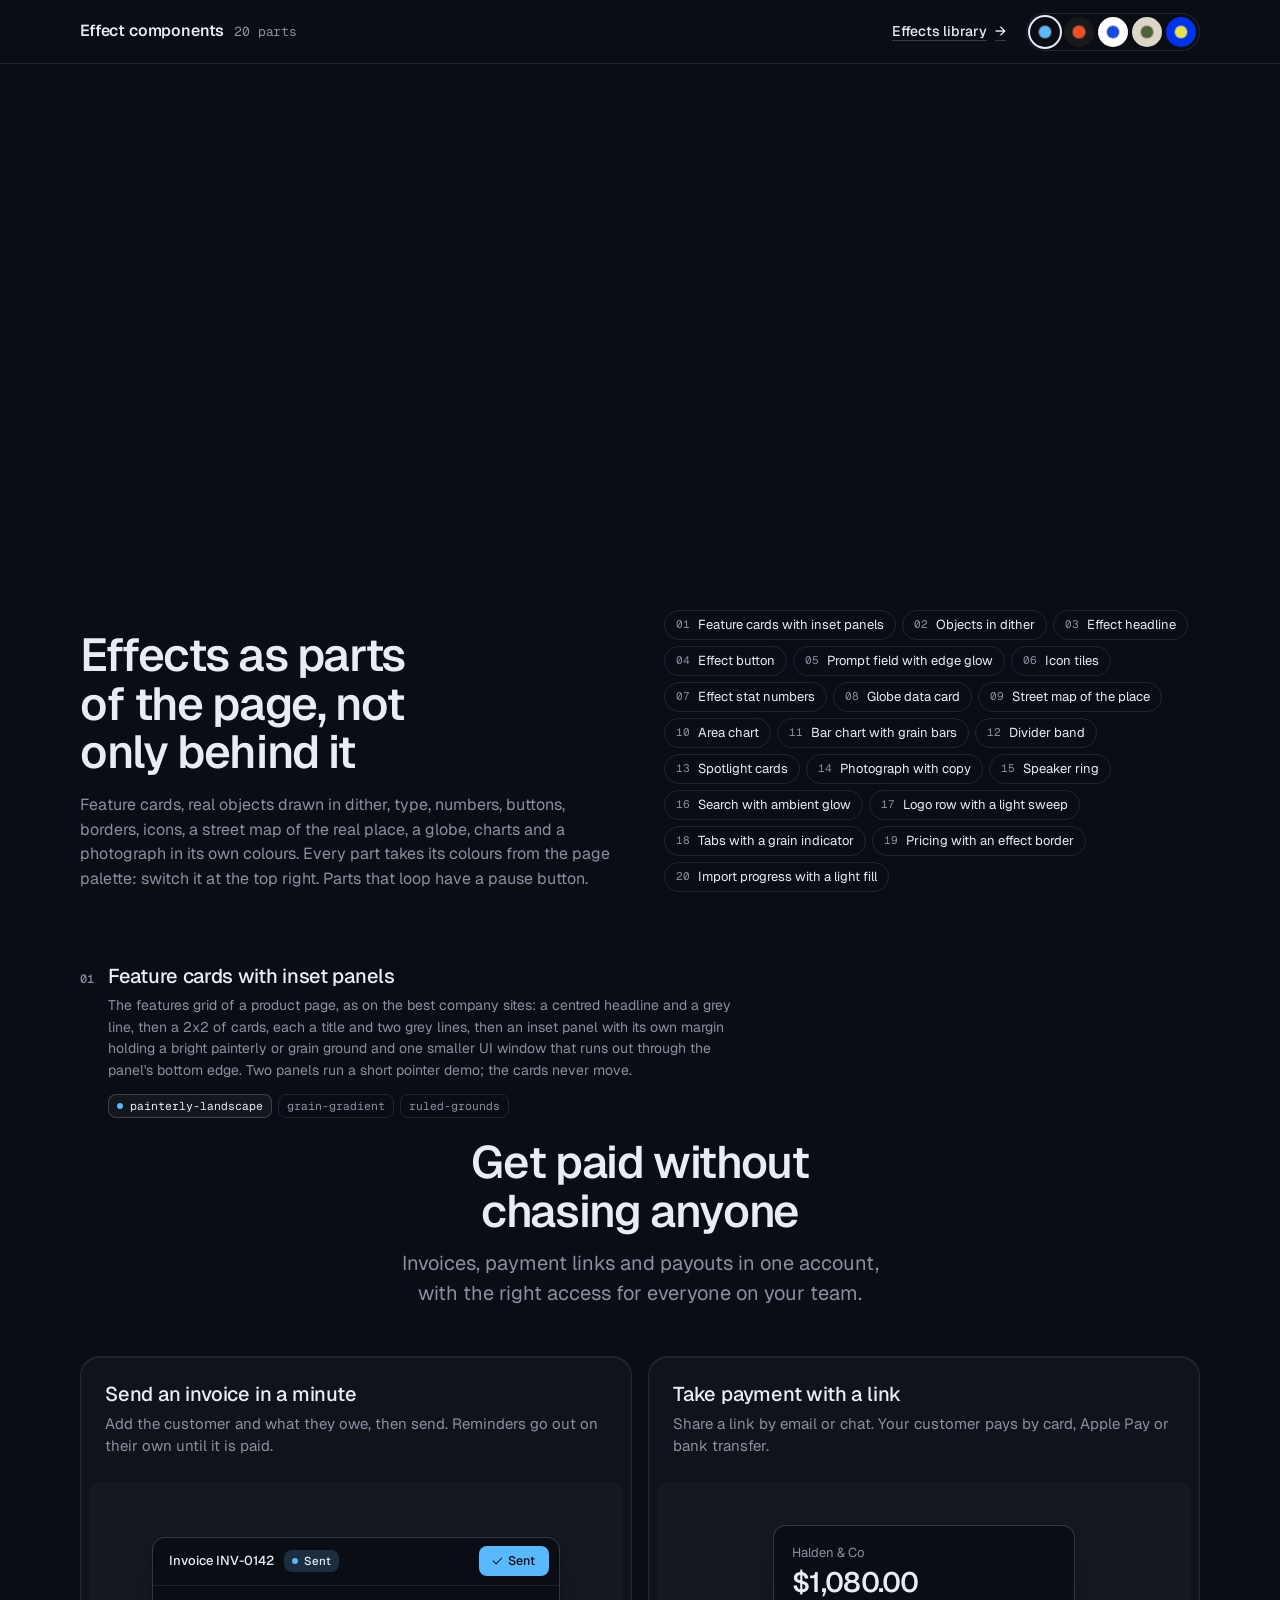
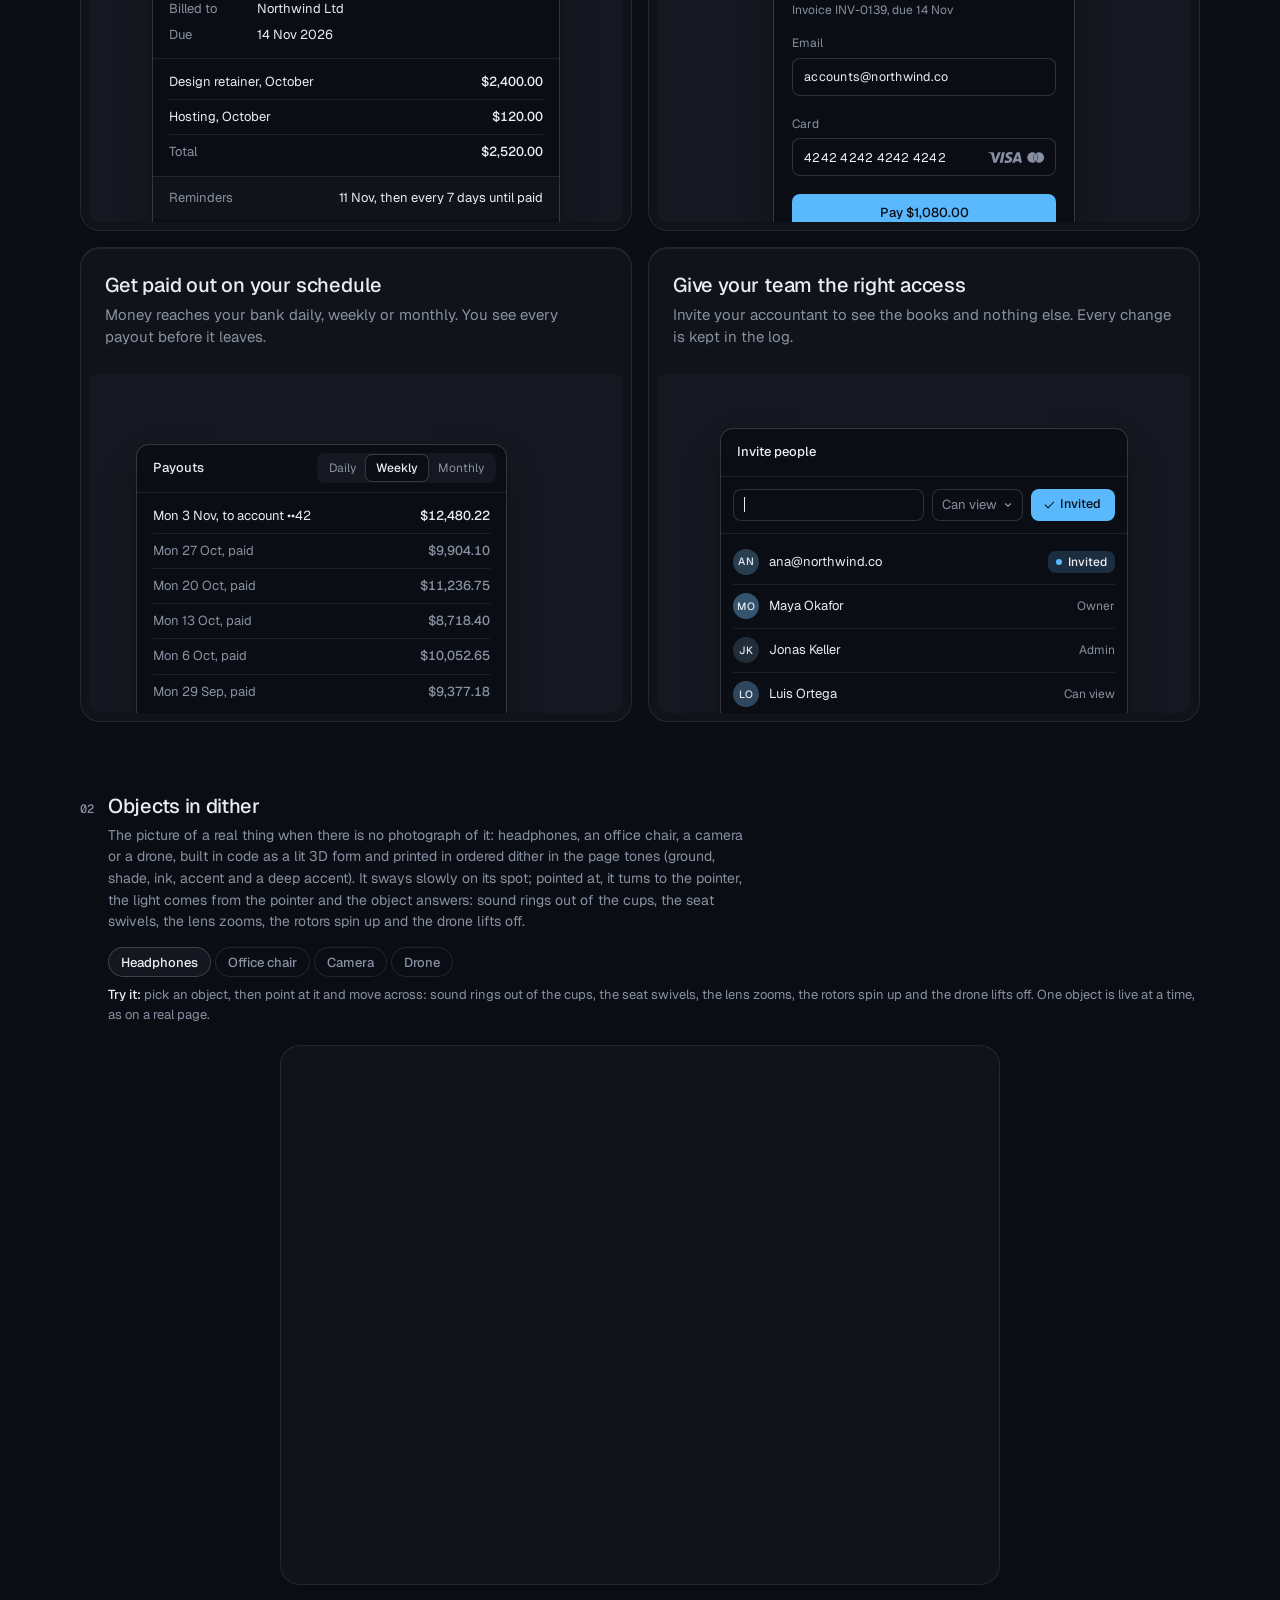
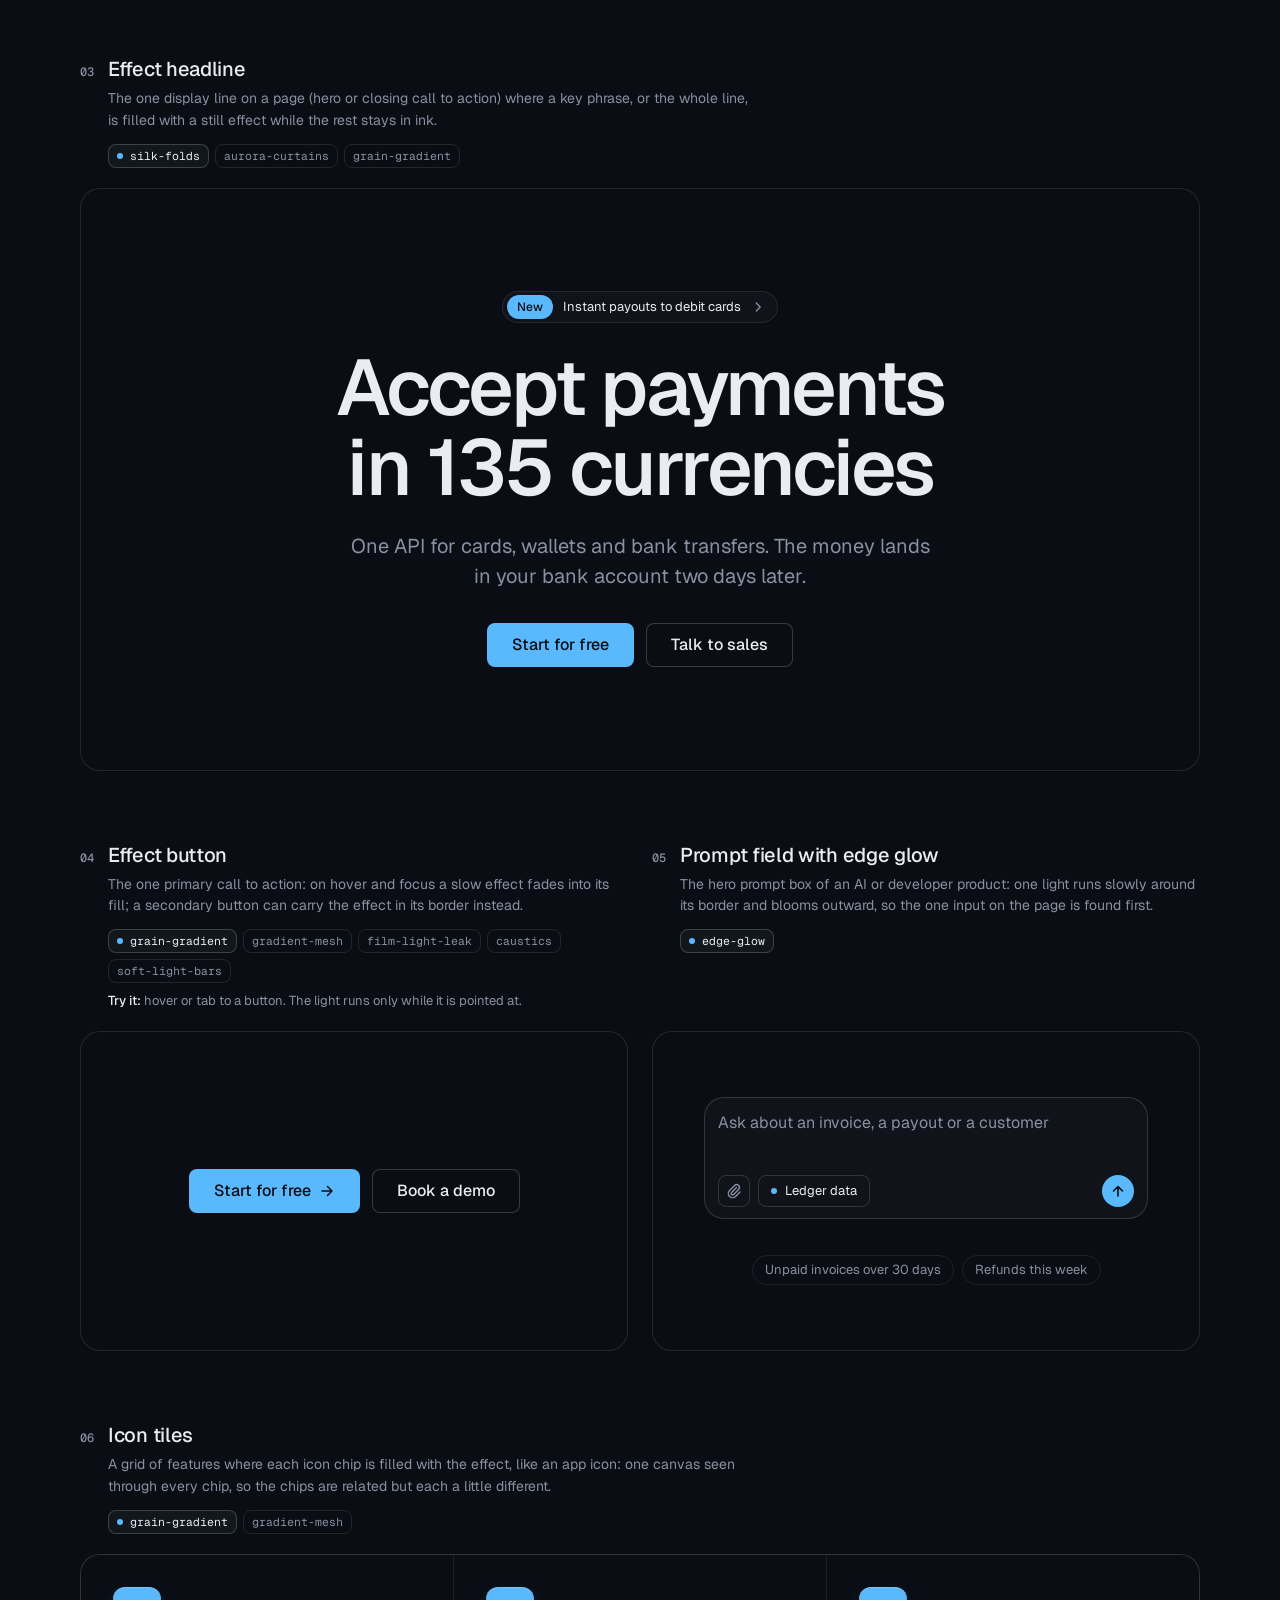
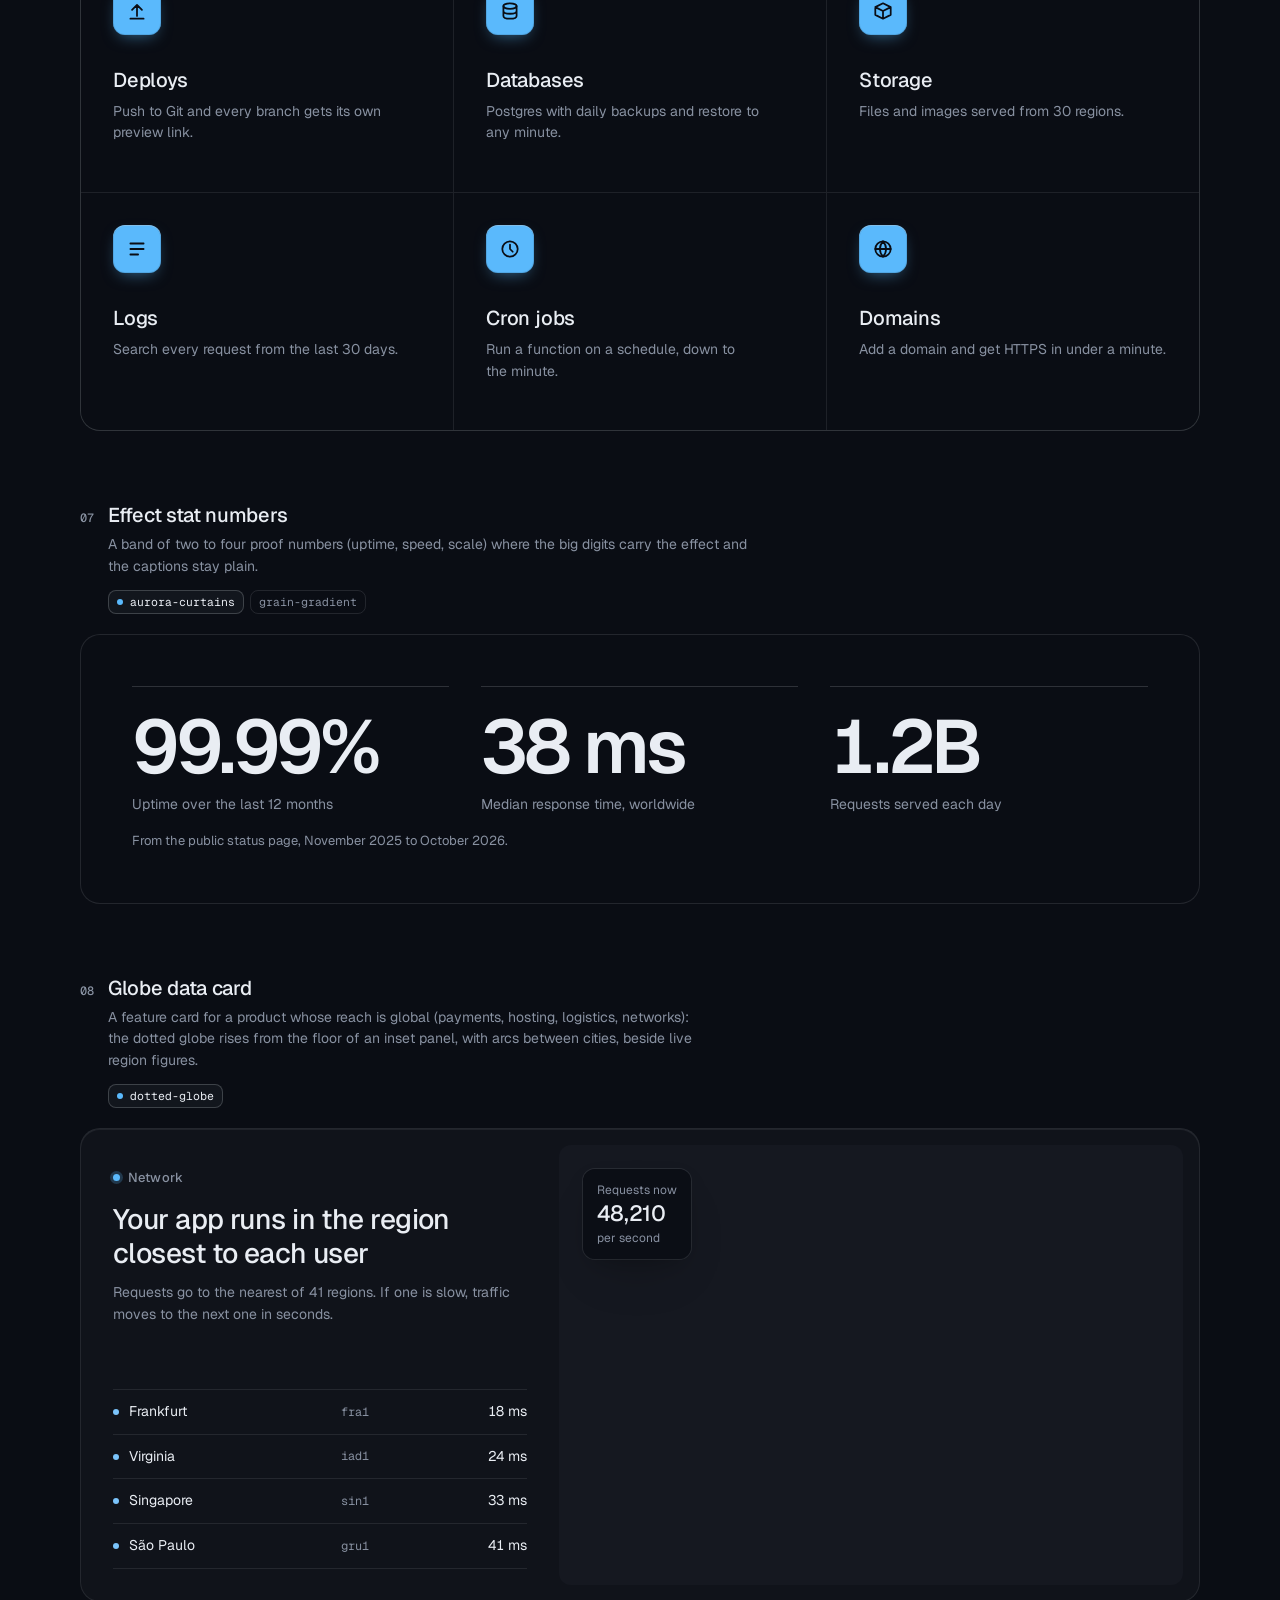
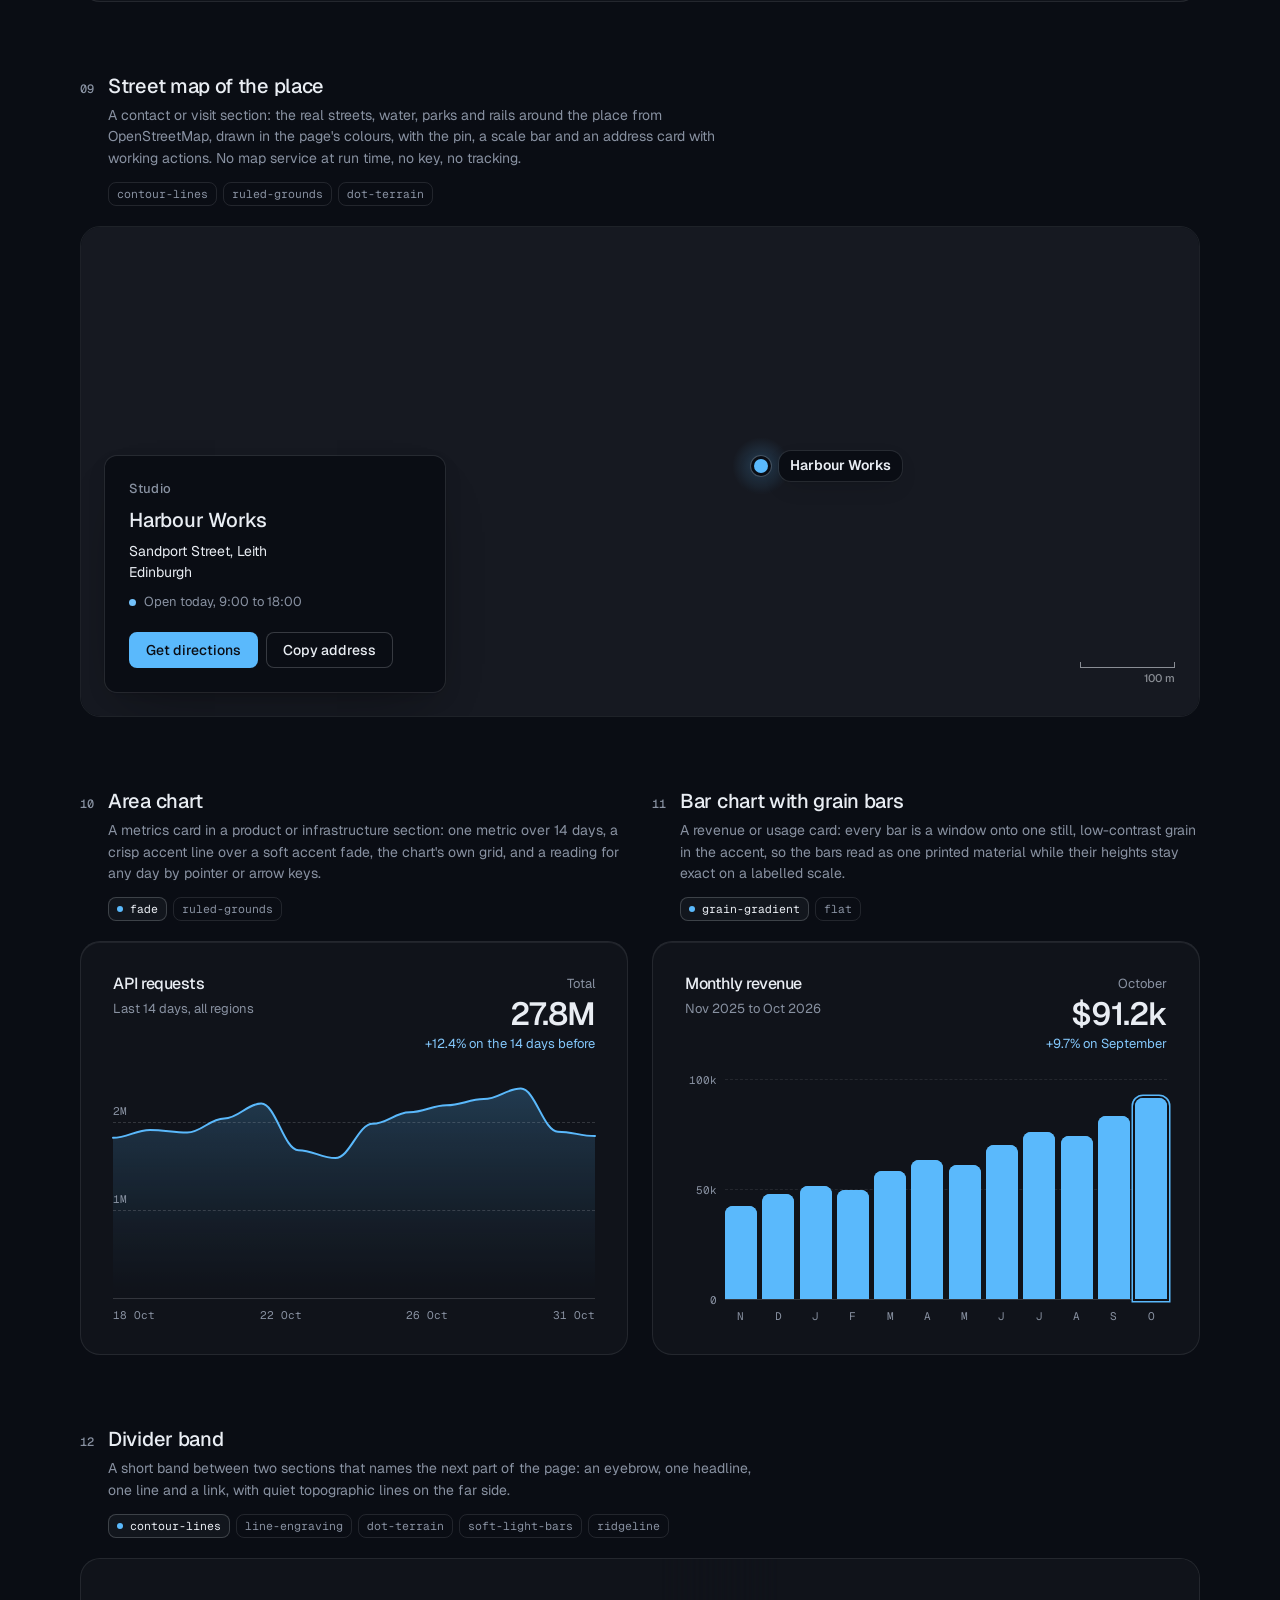
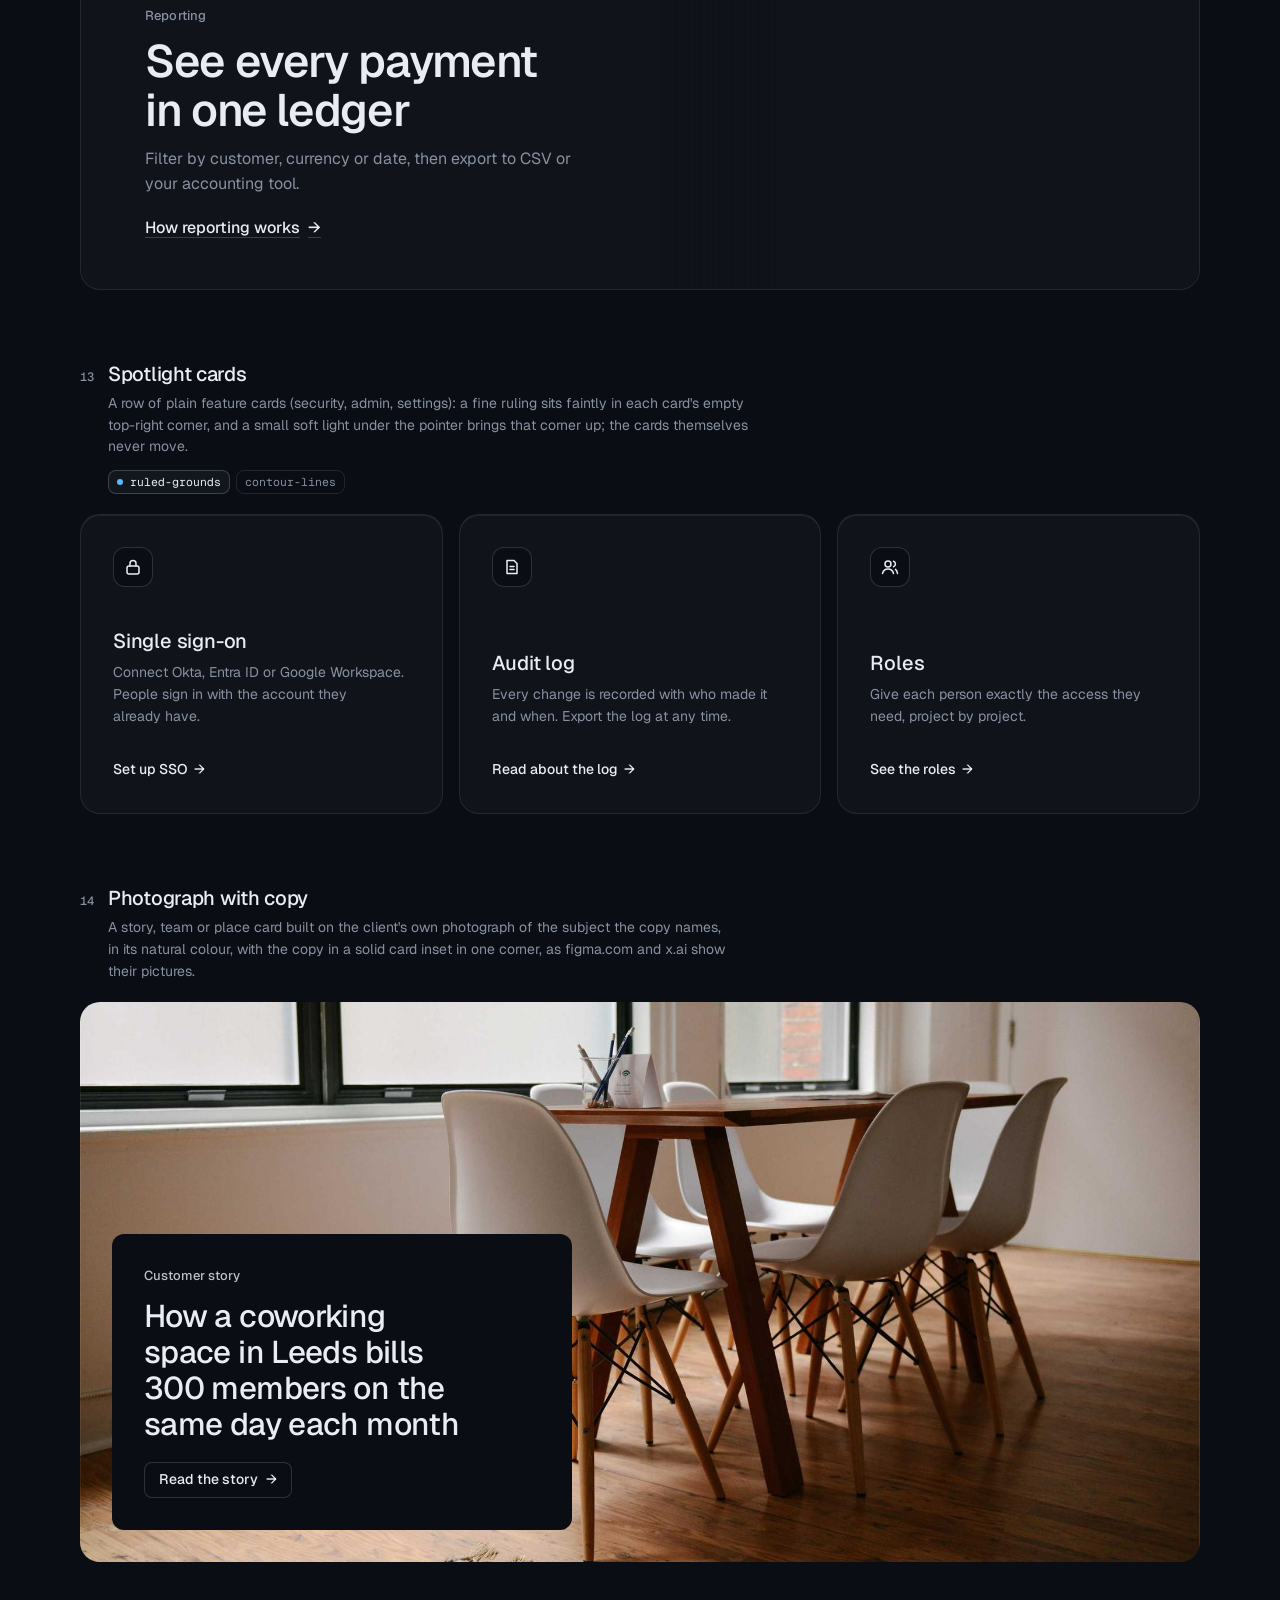
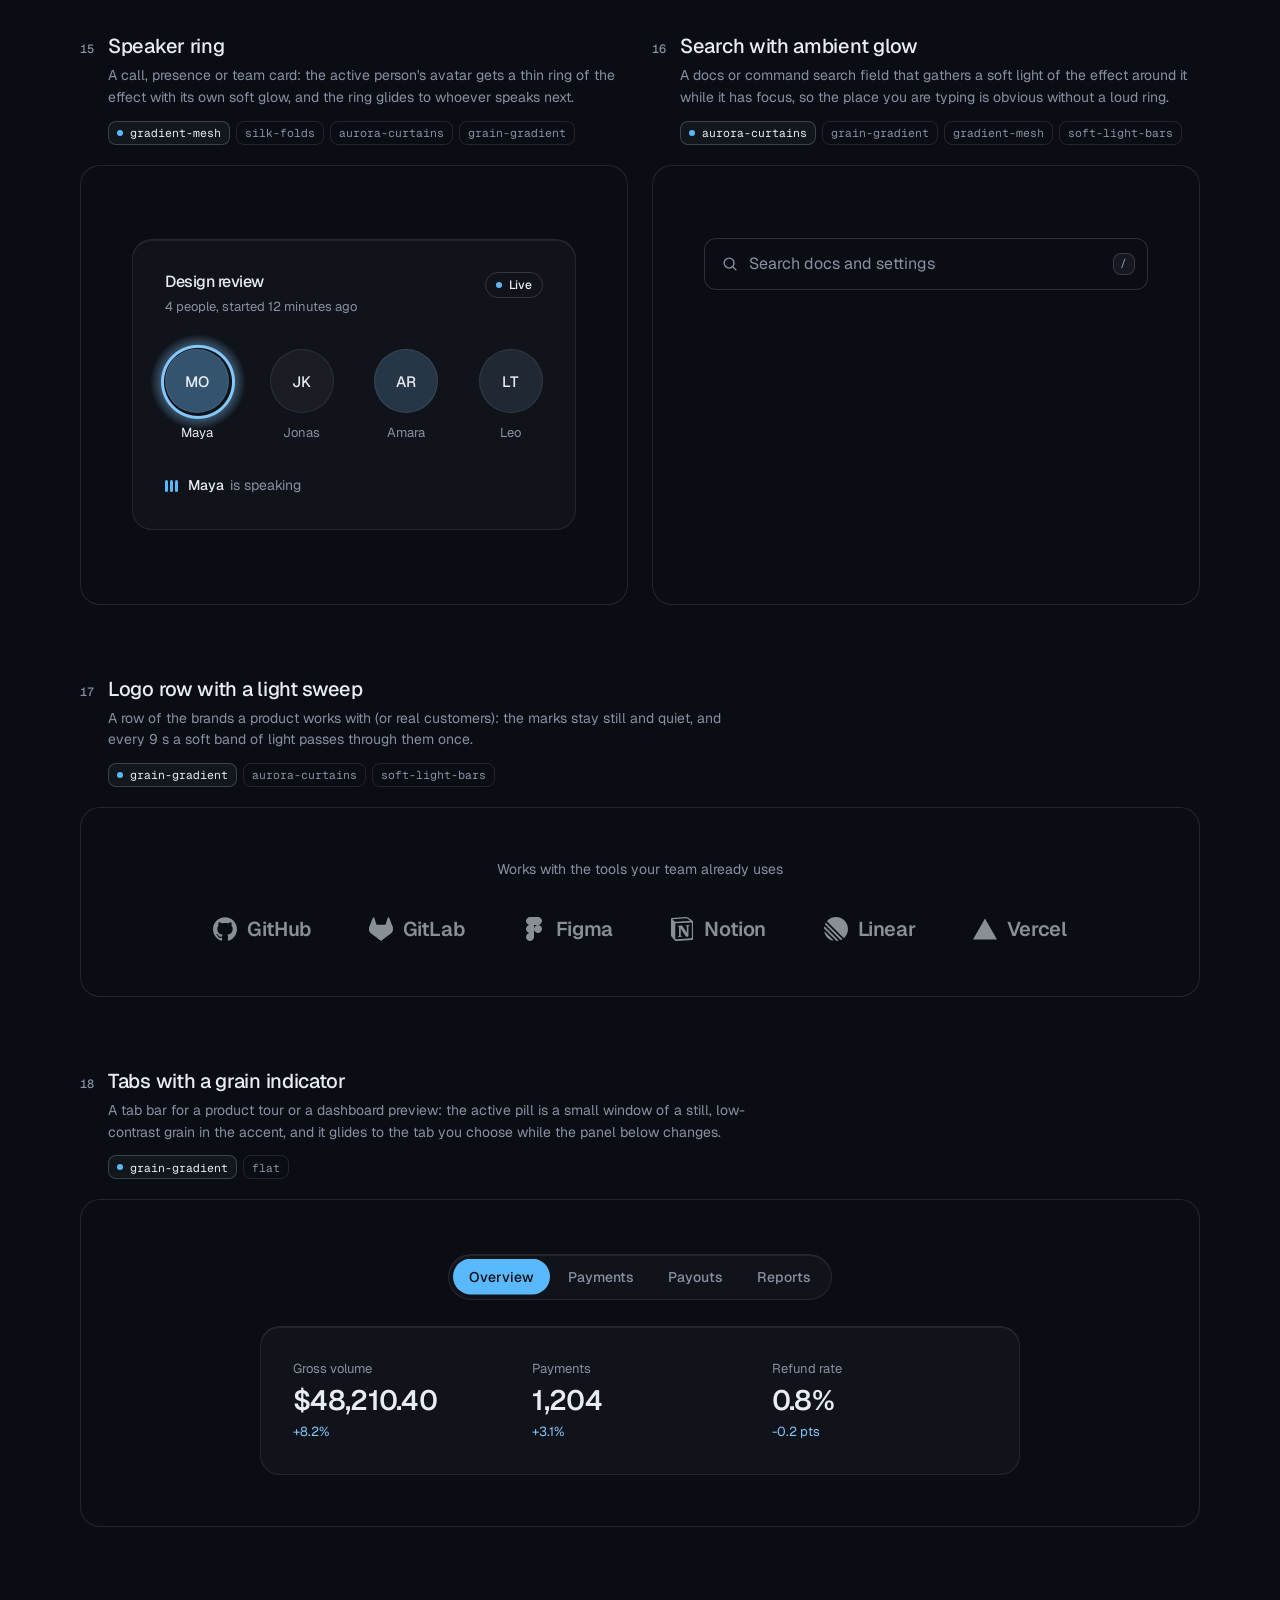
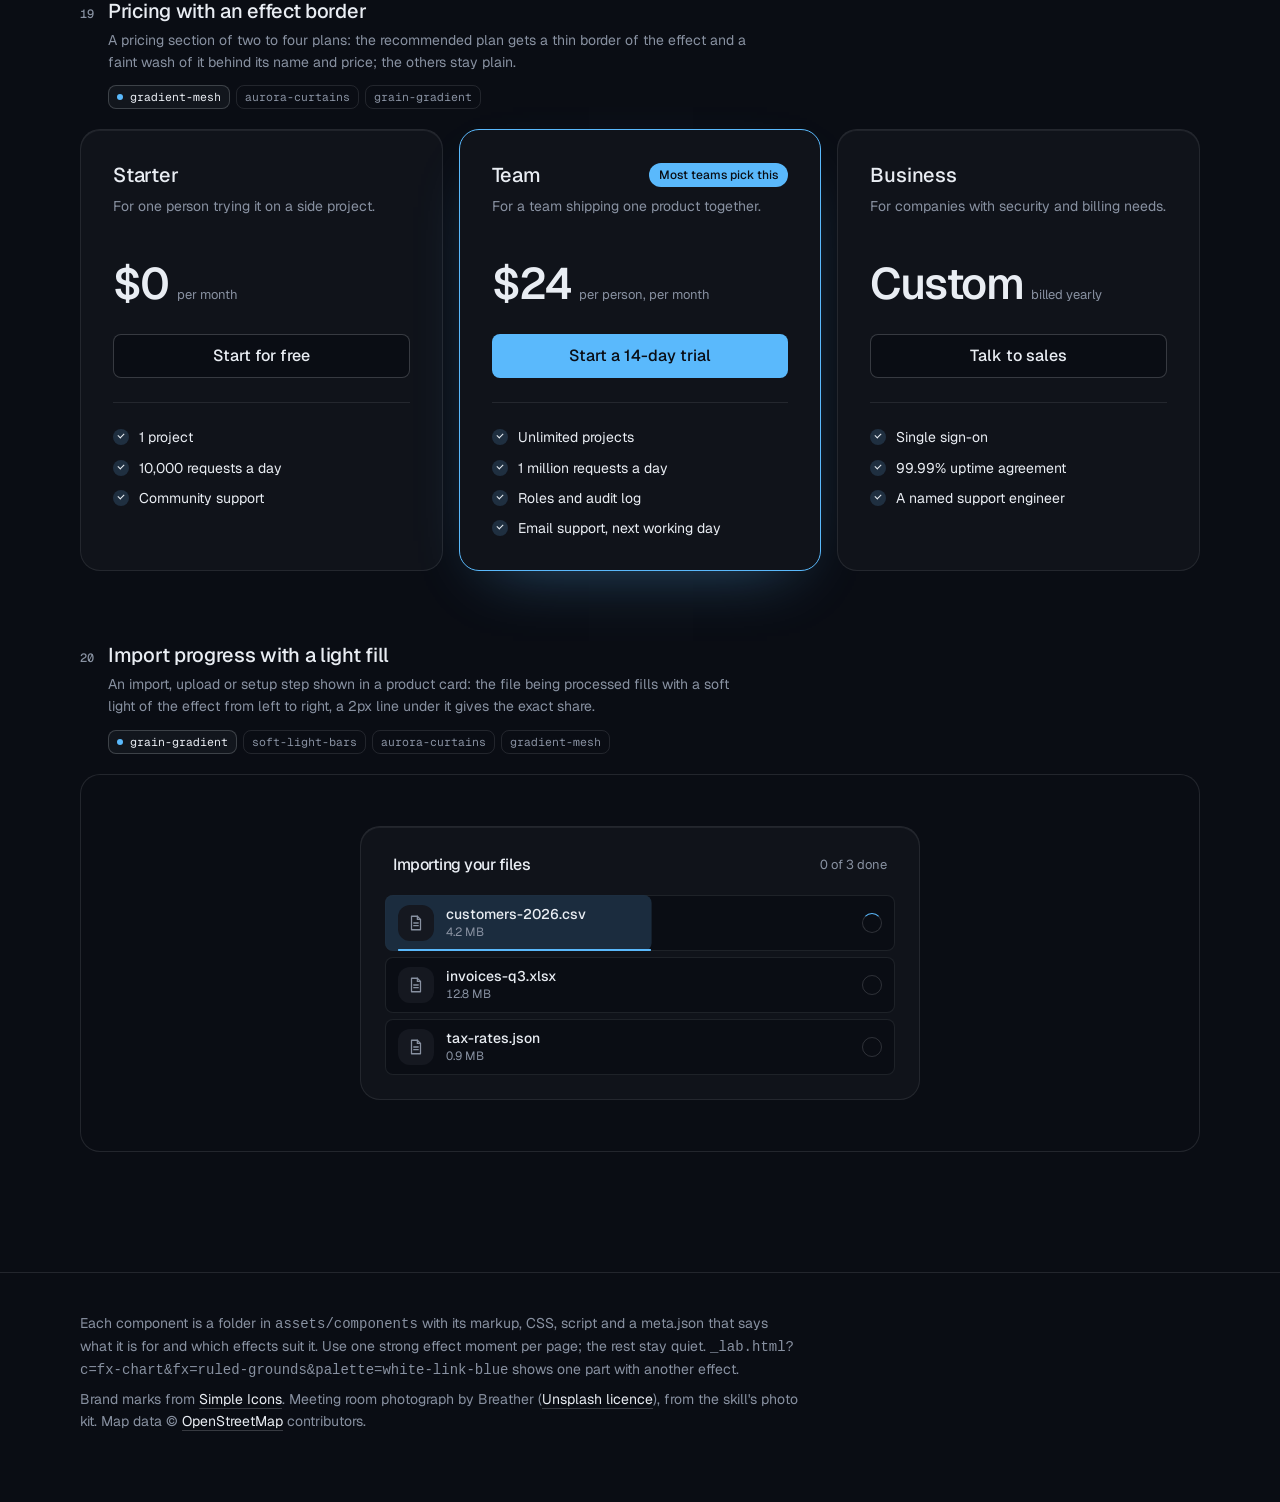
<file: .agents/skills/design-taste-frontend/assets/components/index.html>
<!doctype html>
<html lang="en" data-radius="soft">
<head>
<script>window.__tpGlMax = 16;   /* a gallery shows many live effects at once; a page of a site keeps the default 4 (fx.js) */</script>
<meta charset="utf-8">
<meta name="viewport" content="width=device-width, initial-scale=1">
<title>Effect components</title>
<link rel="preconnect" href="https://fonts.googleapis.com">
<link rel="preconnect" href="https://fonts.gstatic.com" crossorigin>
<link href="https://fonts.googleapis.com/css2?family=Geist:wght@100..900&family=Geist+Mono:wght@400..600&display=swap" rel="stylesheet">
<link rel="stylesheet" href="../system.css">
<link rel="stylesheet" href="./base.css">
<style>
  :root {
    --font-display: "Geist", system-ui, sans-serif;
    --font-text: "Geist", system-ui, sans-serif;
    --font-mono: "Geist Mono", ui-monospace, monospace;
    --display-weight: 560;
    --display-tracking: -0.03em;
    --container: 1200px;
  }
  body { min-height: 100vh; }
  .top {
    position: sticky; top: 0; z-index: 50; height: 64px; background: var(--bg);
    border-bottom: 1px solid var(--line);
  }
  .top .container { height: 100%; display: flex; align-items: center; justify-content: space-between; gap: 16px; }
  .brand { display: flex; align-items: center; gap: 10px; font-weight: 560; letter-spacing: -0.01em; }
  .brand small { font: 400 13px/1 var(--font-mono); color: var(--muted); }
  .top nav { display: flex; align-items: center; gap: 20px; }
  .top nav a.link { font-size: 14px; }
  .swatches { display: flex; gap: 4px; padding: 3px; border: 1px solid var(--line); border-radius: 999px; background: var(--bg); }
  .swatches button {
    width: 30px; height: 30px; border-radius: 999px; border: 0; padding: 0; cursor: pointer; position: relative;
    background: var(--sw-bg);
  }
  .swatches button::after {
    content: ""; position: absolute; inset: 9px; border-radius: 999px; background: var(--sw-accent);
    box-shadow: 0 0 0 1px color-mix(in oklab, var(--sw-ink) 25%, transparent);
  }
  .swatches button[aria-pressed="true"] { box-shadow: 0 0 0 2px var(--ink); }
  .swatches button:focus-visible { outline-offset: 3px; }

  .intro { padding-block: 64px 40px; display: grid; grid-template-columns: minmax(0, 6fr) minmax(0, 6fr); gap: 48px; align-items: end; }
  .intro h1 { font-size: clamp(34px, 2.2vw + 18px, 52px); line-height: 1.05; max-width: 15ch; }
  .intro p { margin-top: 16px; color: var(--muted); font-size: var(--t-body); line-height: 1.55; max-width: 52ch; }
  .index { display: flex; flex-wrap: wrap; gap: 6px; justify-content: flex-start; }
  @media (max-width: 1023px) { .intro { grid-template-columns: minmax(0, 1fr); gap: 28px; } }
  .index a {
    display: inline-flex; align-items: center; gap: 8px; height: 30px; padding: 0 11px; border-radius: 999px;
    border: 1px solid var(--line); font-size: 13px; color: var(--ink);
    transition: border-color var(--dur) var(--ease), background-color var(--dur) var(--ease);
  }
  .index a span { font-family: var(--font-mono); font-size: 11px; color: var(--muted); }
  .index a:hover { border-color: var(--line-strong); background: color-mix(in oklab, var(--ink) 4%, var(--bg)); }

  /* every part spans two rows of the list (its notes, its stage) as a subgrid, so the two parts of a
     half-width pair share one notes height and one stage height: their stages start and end level */
  .list { display: grid; grid-template-columns: repeat(2, minmax(0, 1fr)); column-gap: 24px; row-gap: 0; padding-bottom: 120px; }
  .sc { grid-column: 1 / -1; grid-row: span 2; display: grid; grid-template-rows: subgrid; row-gap: 20px; min-width: 0; scroll-margin-top: 88px; padding-top: 72px; }
  .sc:first-child { padding-top: 0; }
  .sc.is-half { grid-column: auto; }
  .sc.is-half .sc__stage:not(.is-center) { display: grid; }
  .sc__meta { display: grid; grid-template-columns: auto 1fr; column-gap: 14px; row-gap: 6px; align-items: baseline; align-content: start; }
  .sc__note { grid-column: 2; margin: 2px 0 0; font-size: 13px; color: var(--muted); }
  .sc__note::before { content: "Try it: "; color: var(--ink); font-weight: 500; }
  .sc__no { font: 500 12px/1 var(--font-mono); color: var(--muted); padding-top: 2px; }
  .sc__name { font: 500 20px/1.25 var(--font-text); letter-spacing: -0.015em; margin: 0; }
  .sc__for { grid-column: 2; color: var(--muted); font-size: 14px; line-height: 1.55; max-width: 72ch; margin: 0; }
  .sc__fx { grid-column: 2; display: flex; flex-wrap: wrap; gap: 6px; margin-top: 6px; }
  .sc__fx li {
    font: 400 11.5px/1 var(--font-mono); color: var(--muted); height: 24px; display: inline-flex; align-items: center;
    padding: 0 8px; border-radius: var(--r-sm); border: 1px solid var(--line);
  }
  .sc__fx li.is-on { color: var(--ink); border-color: var(--line-strong); background: color-mix(in oklab, var(--ink) 5%, var(--bg)); }
  .sc__fx li.is-on::before { content: ""; width: 6px; height: 6px; border-radius: 99px; background: var(--accent); margin-right: 7px; }
  .sc__stage {
    position: relative; min-width: 0; border: 1px solid var(--line); border-radius: var(--r-lg);
    padding: clamp(20px, 4vw, 56px); background: var(--bg);
  }
  .sc__stage.is-tall { padding-block: clamp(56px, 8vw, 120px); }
  .sc__stage.is-flush { padding: 0; border: 0; }
  .sc__stage.is-center { display: grid; place-items: center; min-height: 320px; }
  /* one object, at a size a page would give it */
  #fx-dither-object .sc__stage { display: grid; justify-items: center; }
  #fx-dither-object .cx-obj { width: min(100%, 720px); }
  .sc__pick { grid-column: 2; display: flex; flex-wrap: wrap; gap: 4px; margin-top: 8px; }
  .sc__pick button {
    height: 30px; padding: 0 12px; border-radius: 999px; border: 1px solid var(--line); background: var(--bg);
    font: 500 13px/1 var(--font-text); color: var(--muted); cursor: pointer;
  }
  .sc__pick button:hover { color: var(--ink); border-color: var(--line-strong); }
  .sc__pick button[aria-pressed="true"] { color: var(--ink); border-color: var(--line-strong); background: color-mix(in oklab, var(--ink) 6%, var(--bg)); }
  /* the search list opens below its field: leave it room inside the frame */
  #fx-search .sc__stage { min-height: 440px; place-items: start center; padding-top: 72px; }
  .sc__stage:empty::after { content: "Loading"; color: var(--muted); font-size: 13px; }

  .foot { border-top: 1px solid var(--line); padding: 40px 0 64px; color: var(--muted); font-size: 14px; }
  .foot p { max-width: 80ch; margin: 0 0 8px; }
  .foot a { color: var(--ink); text-decoration: underline; text-decoration-color: var(--line-strong); text-underline-offset: 4px; }

  @media (max-width: 899px) {
    .list { grid-template-columns: minmax(0, 1fr); }
    .sc.is-half { grid-column: 1 / -1; }
    .top nav a.link { display: none; }
  }
  @media (max-width: 639px) {
    .intro { padding-block: 48px 32px; }
    .sc { padding-top: 48px; }
    .sc__meta { grid-template-columns: 1fr; }
    .sc__no { display: none; }
    .sc__for, .sc__fx, .sc__note, .sc__pick { grid-column: 1; }
    .sc__stage.is-center { min-height: 240px; }
    .brand small { display: none; }
  }
</style>
</head>
<body>
<header class="top">
  <div class="container">
    <div class="brand">Effect components <small id="count"></small></div>
    <nav aria-label="Palette and links">
      <a class="link" href="../effects/gallery.html">Effects library</a>
      <div class="swatches" id="swatches" role="group" aria-label="Page palette"></div>
    </nav>
  </div>
</header>

<main>
  <section class="intro container">
    <div>
      <h1>Effects as parts of the page, not only behind it</h1>
      <p id="lede">Feature cards, real objects drawn in dither, type, numbers, buttons, borders, icons, a street map of the real place, a globe, charts and a photograph in its own colours. Every part takes its colours from the page palette: switch it at the top right. Parts that loop have a pause button.</p>
    </div>
    <nav class="index" id="index" aria-label="Components"></nav>
  </section>
  <div class="container list" id="list"></div>
</main>

<footer class="foot">
  <div class="container">
    <p>Each component is a folder in <code>assets/components</code> with its markup, CSS, script and a meta.json that says what it is for and which effects suit it. Use one strong effect moment per page; the rest stay quiet. <code>_lab.html?c=fx-chart&amp;fx=ruled-grounds&amp;palette=white-link-blue</code> shows one part with another effect.</p>
    <p>Brand marks from <a href="https://simpleicons.org/">Simple Icons</a>. Meeting room photograph by Breather (<a href="https://unsplash.com/photos/DEdM9Vs6s8w">Unsplash licence</a>), from the skill's photo kit. Map data © <a href="https://www.openstreetmap.org/copyright">OpenStreetMap</a> contributors.</p>
  </div>
</footer>

<script type="module">
  import fx from '../effects/fx.js';

  // component id, layout and stage style, in page order
  const COMPONENTS = [
    { id: 'fx-feature-card', stage: 'is-flush' },
    { id: 'fx-dither-object', stage: 'is-flush', note: 'pick an object, then point at it and move across: sound rings out of the cups, the seat swivels, the lens zooms, the rotors spin up and the drone lifts off. One object is live at a time, as on a real page.' },
    { id: 'fx-headline', stage: 'is-tall' },
    { id: 'fx-button', half: true, stage: 'is-center', note: 'hover or tab to a button. The light runs only while it is pointed at.' },
    { id: 'fx-prompt', half: true, stage: 'is-center' },
    { id: 'fx-icon-tiles', stage: 'is-flush' },
    { id: 'fx-stat' },
    { id: 'fx-globe', stage: 'is-flush' },
    { id: 'fx-map', stage: 'is-flush' },
    { id: 'fx-chart', half: true, stage: 'is-flush' },
    { id: 'fx-bars', half: true, stage: 'is-flush' },
    { id: 'fx-band', stage: 'is-flush' },
    { id: 'fx-spotlight', stage: 'is-flush' },
    { id: 'fx-photo', stage: 'is-flush' },
    { id: 'fx-avatar', half: true, stage: 'is-center' },
    { id: 'fx-search', half: true, stage: 'is-center' },
    { id: 'fx-logos' },
    { id: 'fx-tabs' },
    { id: 'fx-pricing', stage: 'is-flush' },
    { id: 'fx-progress', stage: 'is-center' },
  ];

  const PALETTES = [
    { id: 'blue-black-cornflower', name: 'Night, cornflower', bg: '#0a0d14', surface: '#131824', ink: '#e9edf3', muted: '#8891a1', accent: '#5ab9fc', accentInk: '#0a0d14' },
    { id: 'graphite-safety-orange', name: 'Graphite, orange', bg: '#18191b', surface: '#222427', ink: '#eff0f1', muted: '#9c9ea3', accent: '#ff4a1f', accentInk: '#18191b' },
    { id: 'white-link-blue', name: 'White, blue', bg: '#ffffff', surface: '#f4f4f4', ink: '#111111', muted: '#6b6b6b', accent: '#1a4be0', accentInk: '#ffffff' },
    { id: 'moss-sand', name: 'Sand, moss', bg: '#ddd6c6', surface: '#d2cab8', ink: '#2a2a26', muted: '#59574e', accent: '#4f6238', accentInk: '#ffffff' },
    { id: 'cobalt-field', name: 'Cobalt field', bg: '#0034eb', surface: '#002fd6', ink: '#ffffff', muted: '#dfe4f2', accent: '#e9e34a', accentInk: '#111111' },
  ];

  const q = new URLSearchParams(location.search);
  if (q.has('time')) fx.setClock(+q.get('time'));
  if (q.has('fallback')) fx.config.forceFallback = true;
  const only = q.get('only') ? q.get('only').split(',') : null;
  const list = document.getElementById('list');
  const index = document.getElementById('index');
  const swatches = document.getElementById('swatches');

  /*
    The budget: a laptop's integrated GPU shares its memory with everything else, so this page never
    holds more than 4 live WebGL contexts. A part is started when it comes near the viewport and
    destroyed when it leaves it; still parts draw once and free their context; fx.js frees any idle
    off-screen context past 4. liveGL() counts the contexts that are open right now.
  */
  fx.config.maxLive = 4;
  const contexts = new Set();
  let peakGL = 0;
  const getContext = HTMLCanvasElement.prototype.getContext;
  HTMLCanvasElement.prototype.getContext = function (type, ...rest) {
    const c = getContext.call(this, type, ...rest);
    if (c && /webgl/i.test(type) && !contexts.has(c)) { contexts.add(c); peakGL = Math.max(peakGL, liveGL()); }
    return c;
  };
  function liveGL() {
    for (const c of contexts) if (c.isContextLost()) contexts.delete(c);
    return contexts.size;
  }

  // the dither object: one live at a time, switched here (a real page shows one object)
  const OBJECTS = {
    headphones: ['Headphones', 'Over-ear, wireless'],
    chair: ['Office chair', 'Swivel seat on five castors'],
    camera: ['Camera', 'Mirrorless, with a zoom lens'],
    drone: ['Drone', 'Four rotors and a camera'],
  };
  let object = OBJECTS[q.get('object')] ? q.get('object') : 'headphones';
  // print (ordered dither, the default) or studio (a smooth shaded render: no picker until it is anti-aliased; ?render=studio)
  let render = q.get('render') === 'studio' ? 'studio' : 'print';

  function applyPalette(p) {
    const c = fx.color;
    const action = c.contrast(p.accent, p.bg) >= 2.2 ? p.accent : p.ink;
    const actionInk = action === p.accent ? p.accentInk : p.bg;
    const s = document.documentElement.style;
    const set = (k, v) => s.setProperty(k, v);
    set('--p-bg', p.bg); set('--p-surface', p.surface); set('--p-ink', p.ink); set('--p-muted', p.muted);
    set('--p-accent', p.accent); set('--p-accent-ink', p.accentInk); set('--p-action', action); set('--p-action-ink', actionInk);
    document.documentElement.style.colorScheme = c.isDark(p.bg) ? 'dark' : 'light';
    for (const b of swatches.children) b.setAttribute('aria-pressed', String(b.dataset.id === p.id));
  }

  async function load(entry) {
    const base = `./${entry.id}/`;
    const [meta, html, mod] = await Promise.all([
      fetch(base + 'meta.json').then(r => (r.ok ? r.json() : null)),
      fetch(base + 'component.html').then(r => (r.ok ? r.text() : null)),
      import(base + 'component.js').catch(err => { console.warn(entry.id, err); return null; }),
    ]).catch(() => [null, null, null]);
    if (!meta || !html || !mod) return null;
    const link = document.createElement('link');
    link.rel = 'stylesheet';
    link.href = base + 'component.css';
    document.head.append(link);
    await new Promise(r => { link.onload = link.onerror = r; });
    return { ...entry, meta, html, mod };
  }

  function section(e, n) {
    const s = document.createElement('section');
    s.className = 'sc' + (e.half ? ' is-half' : '');
    s.id = e.id;
    const fxList = (e.meta.effects || []).map(id => `<li class="${id === e.meta.default ? 'is-on' : ''}">${id}</li>`).join('');
    const pick = e.id === 'fx-dither-object'
      ? `<div class="sc__pick" role="group" aria-label="Object">${Object.keys(OBJECTS).map(k => `<button type="button" data-object="${k}" aria-pressed="${k === object}">${OBJECTS[k][0]}</button>`).join('')}</div>`
      : '';
    s.innerHTML = `
      <div class="sc__meta">
        <span class="sc__no">${String(n).padStart(2, '0')}</span>
        <h2 class="sc__name">${e.meta.name}</h2>
        <p class="sc__for">${e.meta.for}</p>
        ${fxList ? `<ul class="sc__fx" aria-label="Effects that suit it">${fxList}</ul>` : ''}
        ${pick}
        ${e.note ? `<p class="sc__note">${e.note}</p>` : ''}
      </div>
      <div class="sc__stage ${e.stage || ''}"></div>`;
    return s;
  }

  // the markup is placed at once (the page keeps its full height); the scripts run only near the viewport
  function markup(e) {
    const stage = e.section.querySelector('.sc__stage');
    stage.innerHTML = e.html;
    if (e.id === 'fx-dither-object') {
      const fig = stage.querySelector('.cx-obj');
      fig.dataset.cxObject = object;
      if (render === 'studio') fig.dataset.cxRender = 'studio'; else delete fig.dataset.cxRender;
      fig.querySelector('.cx-obj__stage').removeAttribute('aria-label');
    }
    return stage;
  }
  function start(e) {
    if (e.ctrl) return;
    const stage = markup(e);
    try { e.ctrl = e.mod.default(stage.firstElementChild || stage) || { destroy() {} }; } catch (err) { console.error(e.id, err); e.ctrl = { destroy() {} }; }
  }
  function stop(e) {
    if (!e.ctrl) return;
    try { e.ctrl.destroy?.(); } catch (err) { console.warn(e.id, err); }
    fx.unmountAll(e.section);
    e.ctrl = null;
  }

  function setPalette(p, entries) {
    entries.forEach(stop);
    applyPalette(p);
    try { localStorage.setItem('cx-palette', p.id); } catch (_) {}
    requestAnimationFrame(() => entries.forEach(e => (e.near ? start(e) : markup(e))));
  }

  let saved = null;
  try { saved = localStorage.getItem('cx-palette'); } catch (_) {}
  const first = PALETTES.find(p => p.id === q.get('palette')) || PALETTES.find(p => p.id === saved) || PALETTES[0];
  for (const p of PALETTES) {
    const b = document.createElement('button');
    b.type = 'button';
    b.dataset.id = p.id;
    b.title = p.name;
    b.setAttribute('aria-label', p.name);
    b.style.setProperty('--sw-bg', p.bg);
    b.style.setProperty('--sw-accent', p.accent);
    b.style.setProperty('--sw-ink', p.ink);
    swatches.append(b);
  }
  applyPalette(first);

  const wanted = COMPONENTS.filter(c => !only || only.includes(c.id));
  const entries = (await Promise.all(wanted.map(load))).filter(Boolean);
  document.getElementById('count').textContent = `${entries.length} parts`;
  entries.forEach((e, i) => {
    e.section = section(e, i + 1);
    list.append(e.section);
    markup(e);
    const a = document.createElement('a');
    a.href = '#' + e.id;
    a.innerHTML = `<span>${String(i + 1).padStart(2, '0')}</span>${e.meta.name}`;
    index.append(a);
  });
  await document.fonts.ready;
  const near = new IntersectionObserver(seen => {
    for (const en of seen) {
      const e = entries.find(x => x.section === en.target);
      if (!e) continue;
      e.near = en.isIntersecting;
      if (e.near) start(e); else stop(e);
    }
  }, { rootMargin: '10% 0px' });
  entries.forEach(e => near.observe(e.section));
  setTimeout(() => { document.documentElement.dataset.ready = '1'; }, 1500);

  swatches.addEventListener('click', ev => {
    const b = ev.target.closest('button');
    if (!b) return;
    const p = PALETTES.find(x => x.id === b.dataset.id);
    if (p) setPalette(p, entries);
  });
  list.addEventListener('click', ev => {
    const b = ev.target.closest('[data-object], [data-render]');
    if (!b || !(OBJECTS[b.dataset.object] || b.dataset.render)) return;
    if (b.dataset.render) render = b.dataset.render; else object = b.dataset.object;
    b.parentElement.querySelectorAll('button').forEach(x => x.setAttribute('aria-pressed', String(x === b)));
    const e = entries.find(x => x.id === 'fx-dither-object');
    stop(e);
    if (e.near) start(e); else markup(e);
  });
  window.__cx = {
    entries,
    setPalette: id => setPalette(PALETTES.find(p => p.id === id), entries),
    setObject: k => list.querySelector(`[data-object="${k}"]`)?.click(),
    gl: () => ({ live: liveGL(), peak: peakGL, started: entries.filter(e => e.ctrl).map(e => e.id) }),
  };
</script>

</body>
</html>
</file>
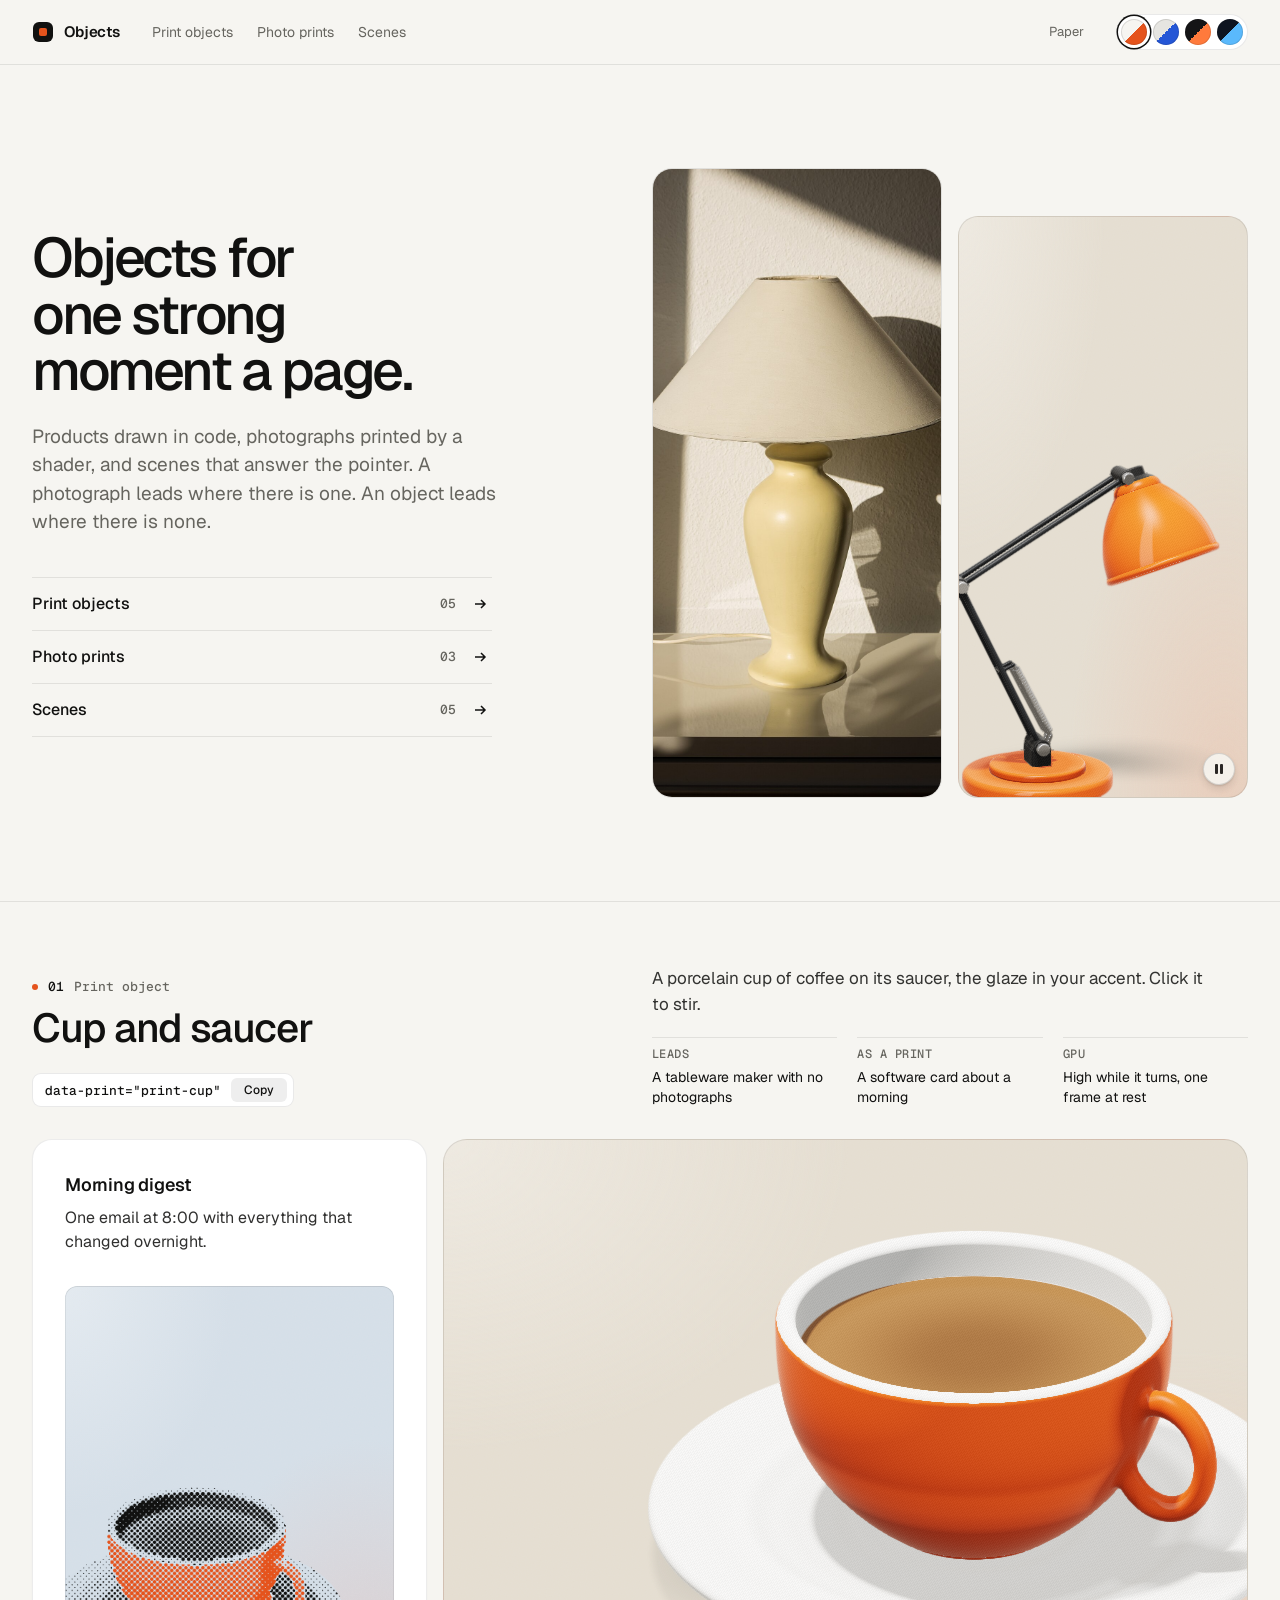
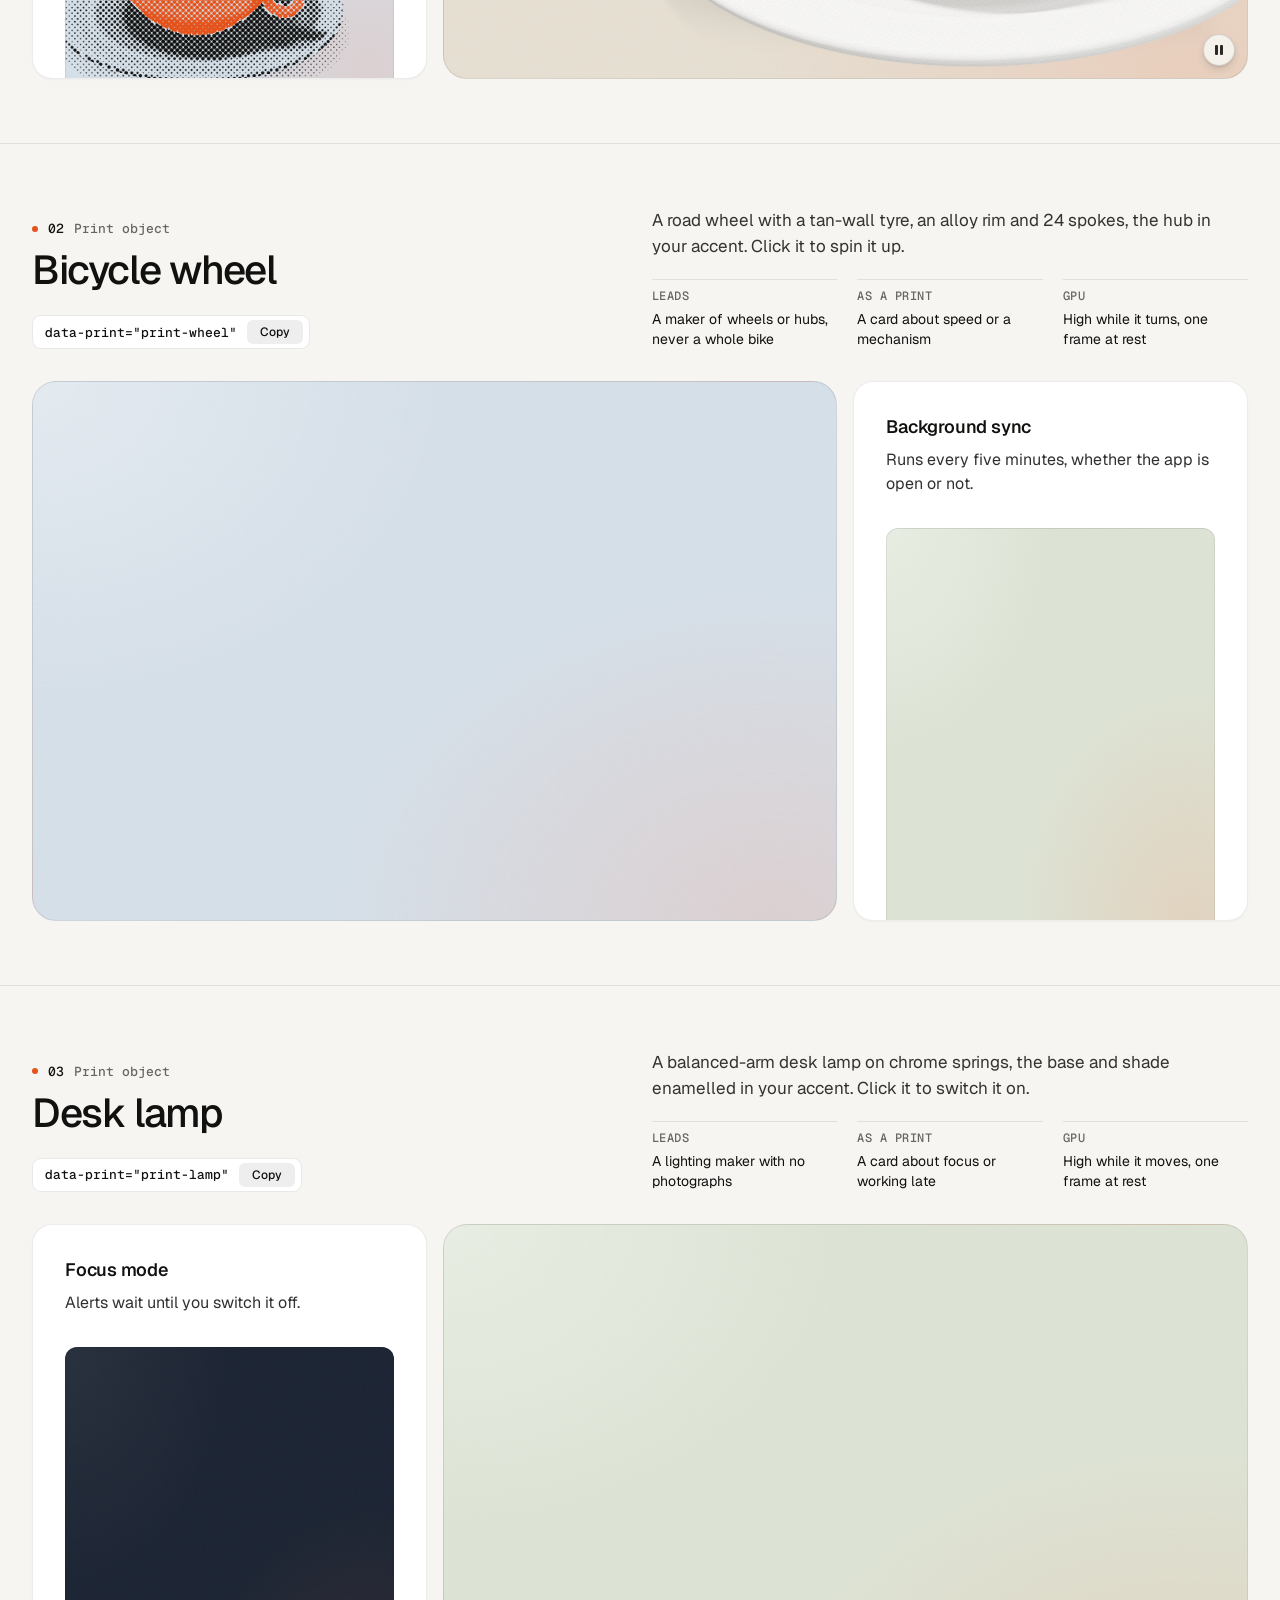
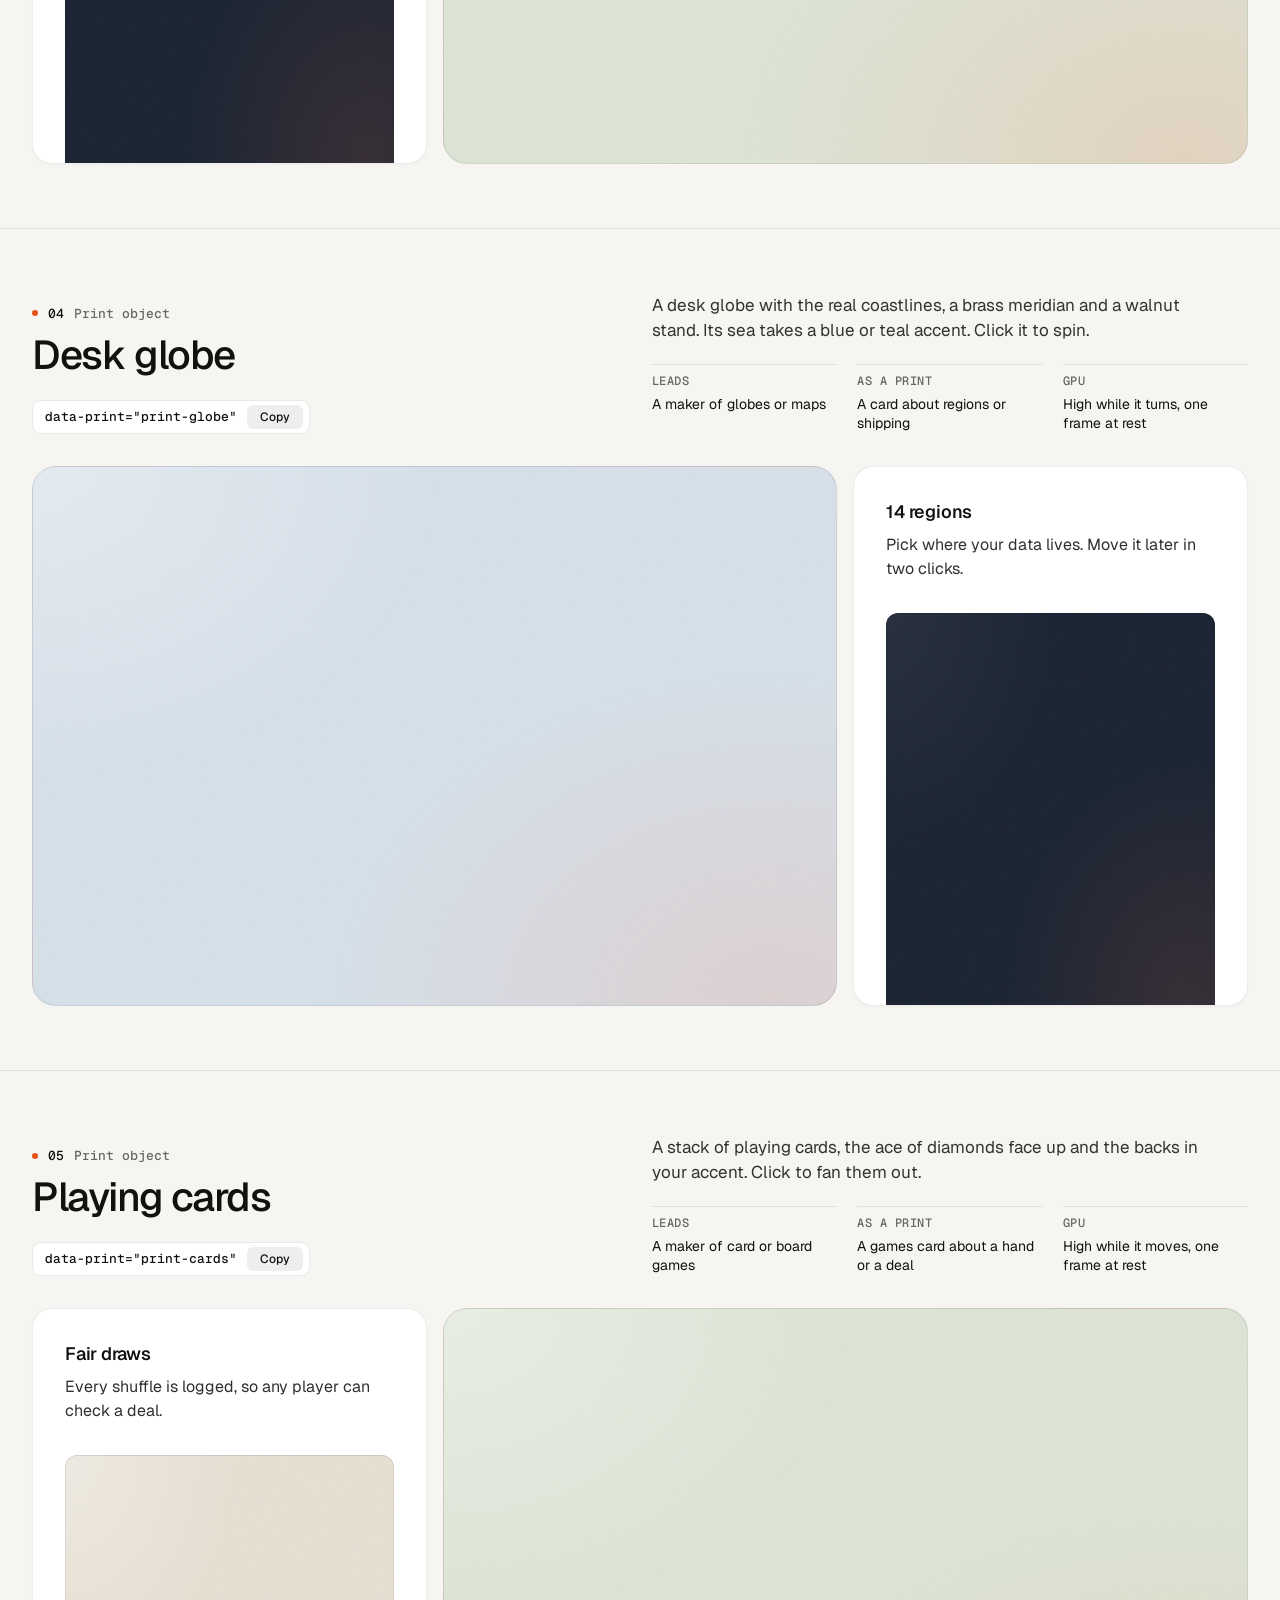
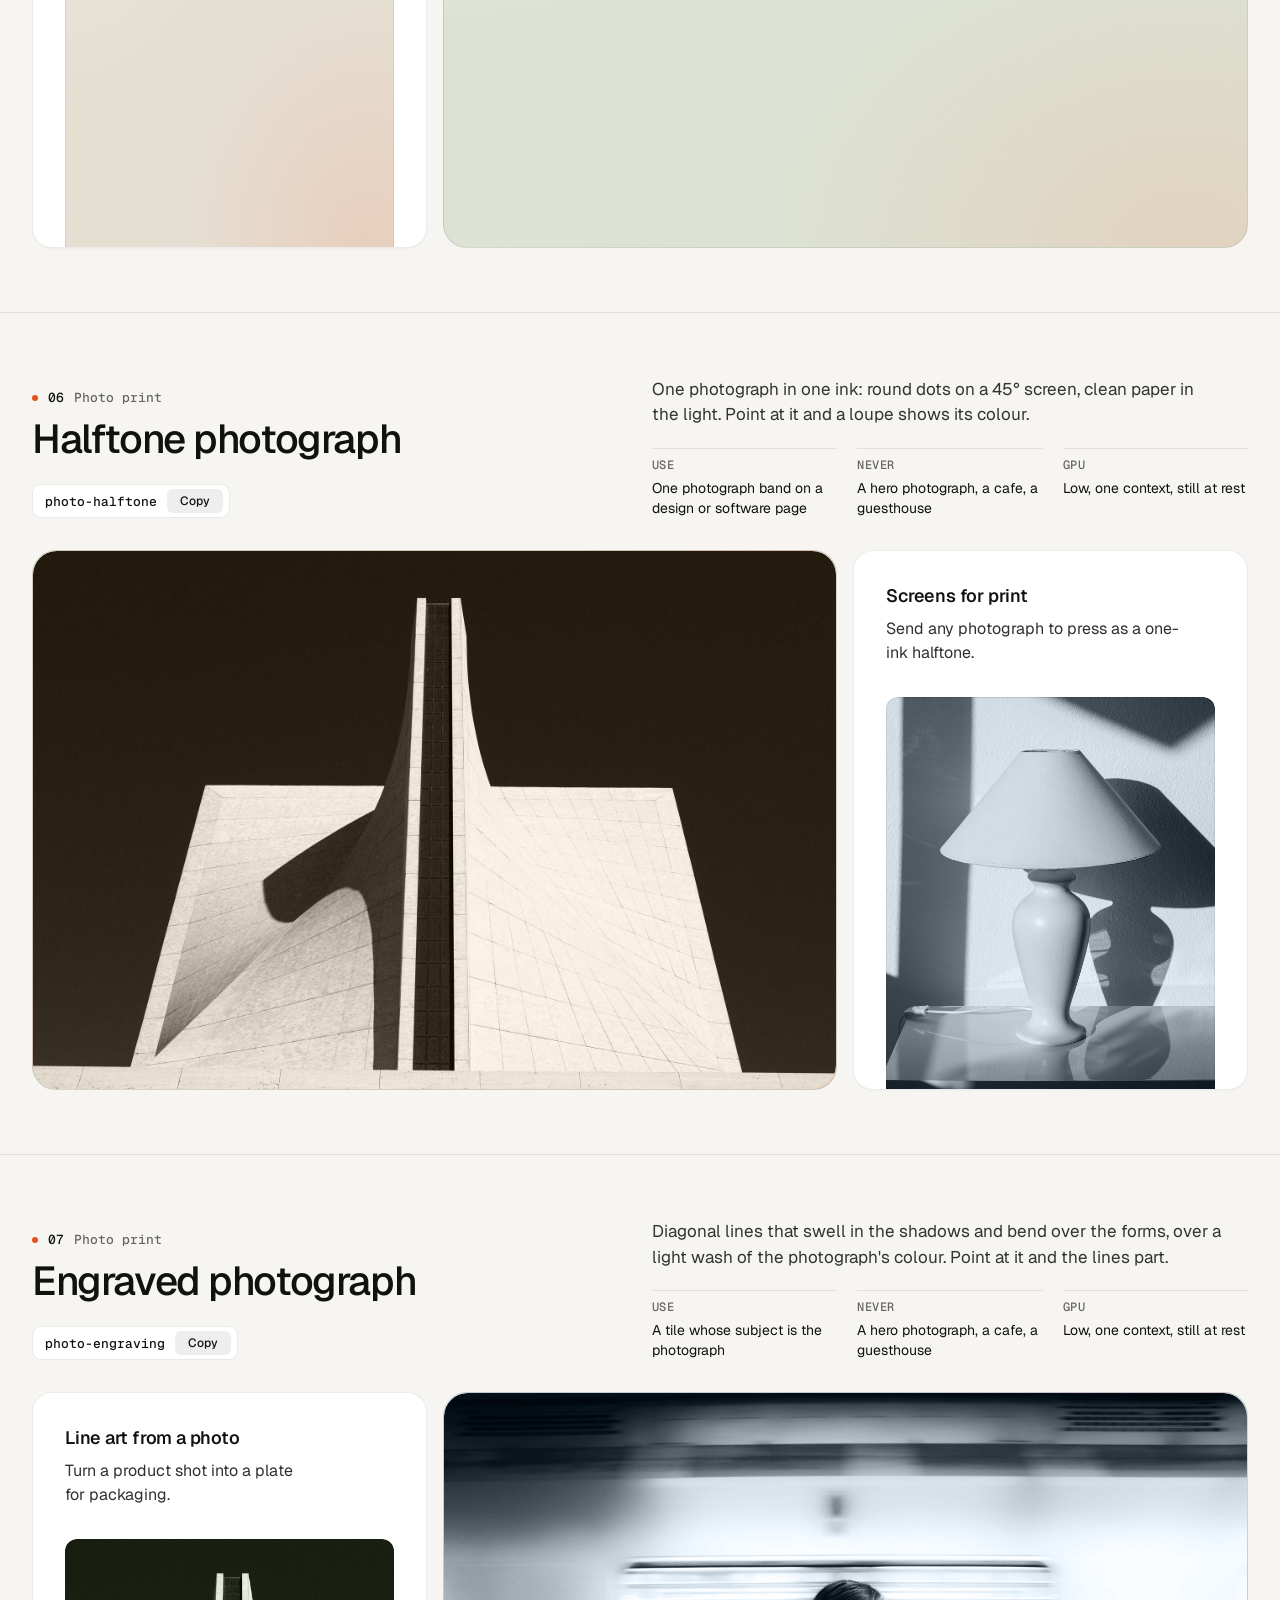
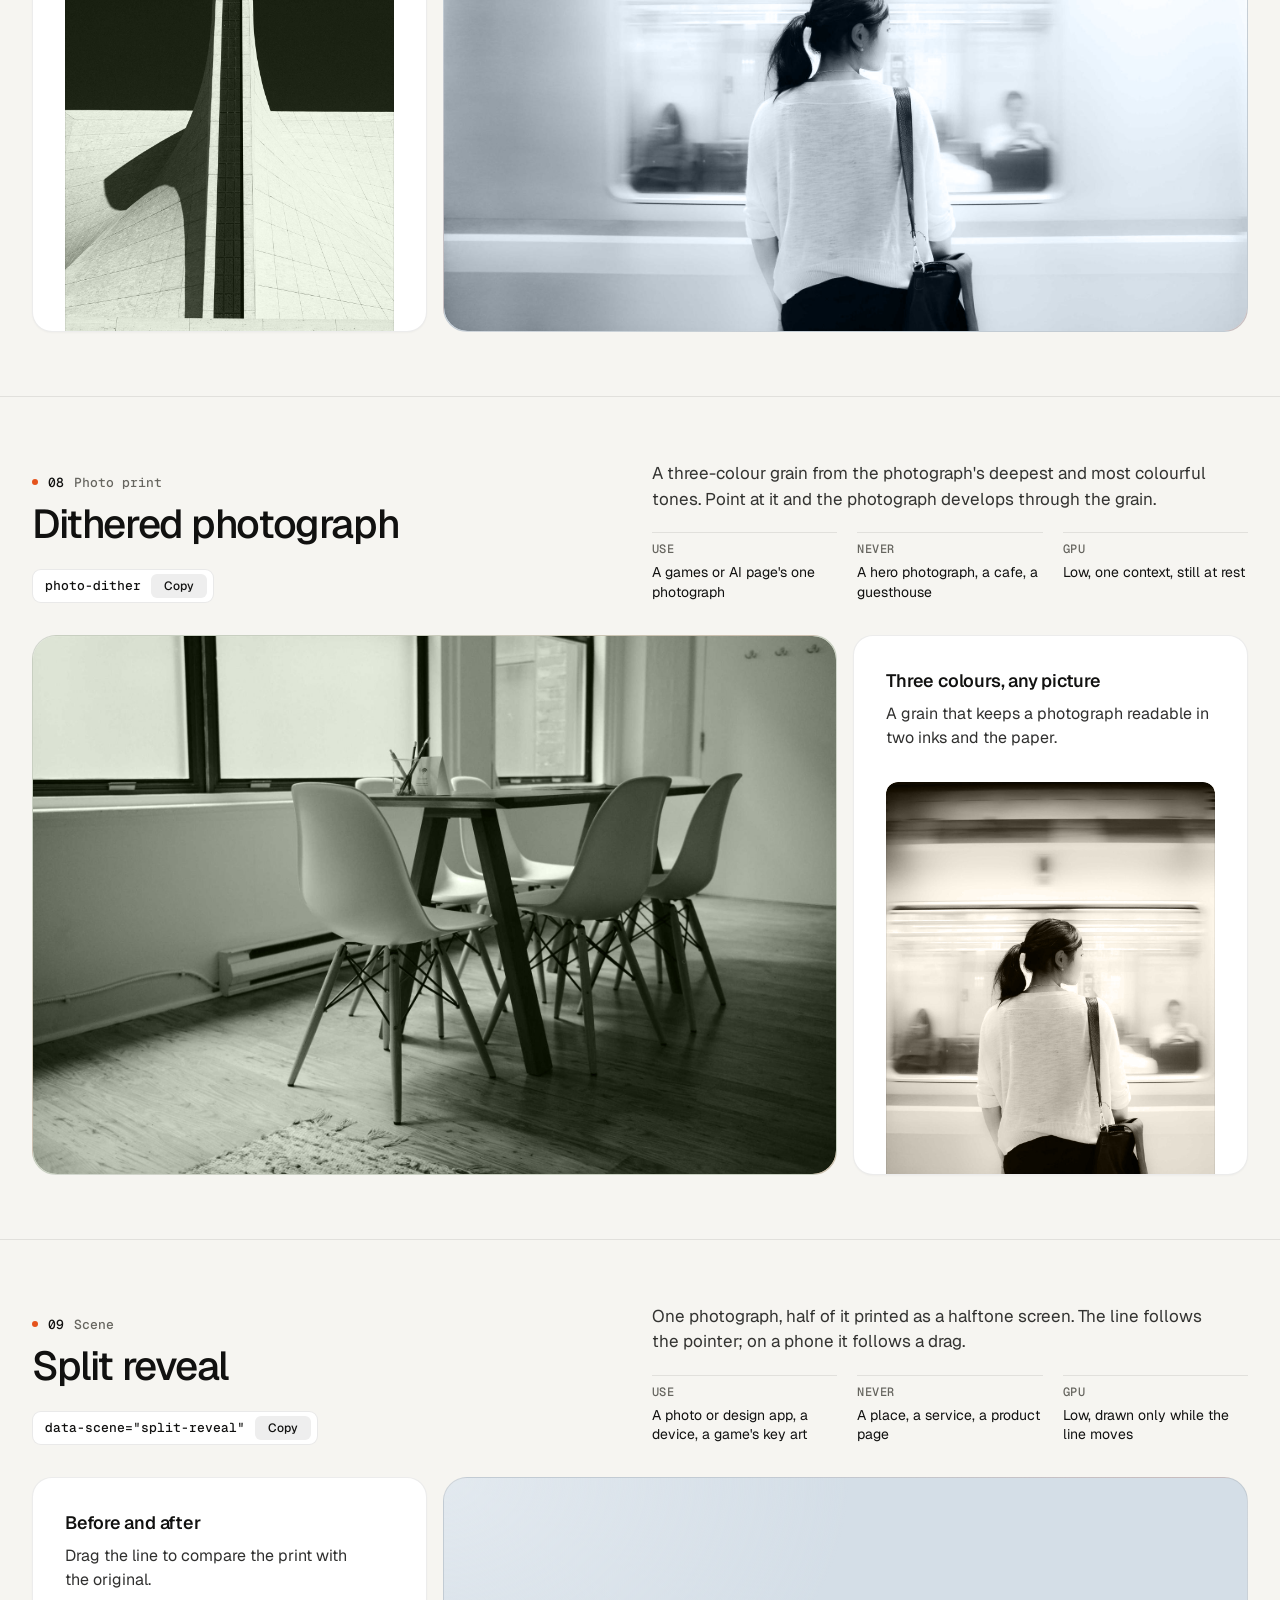
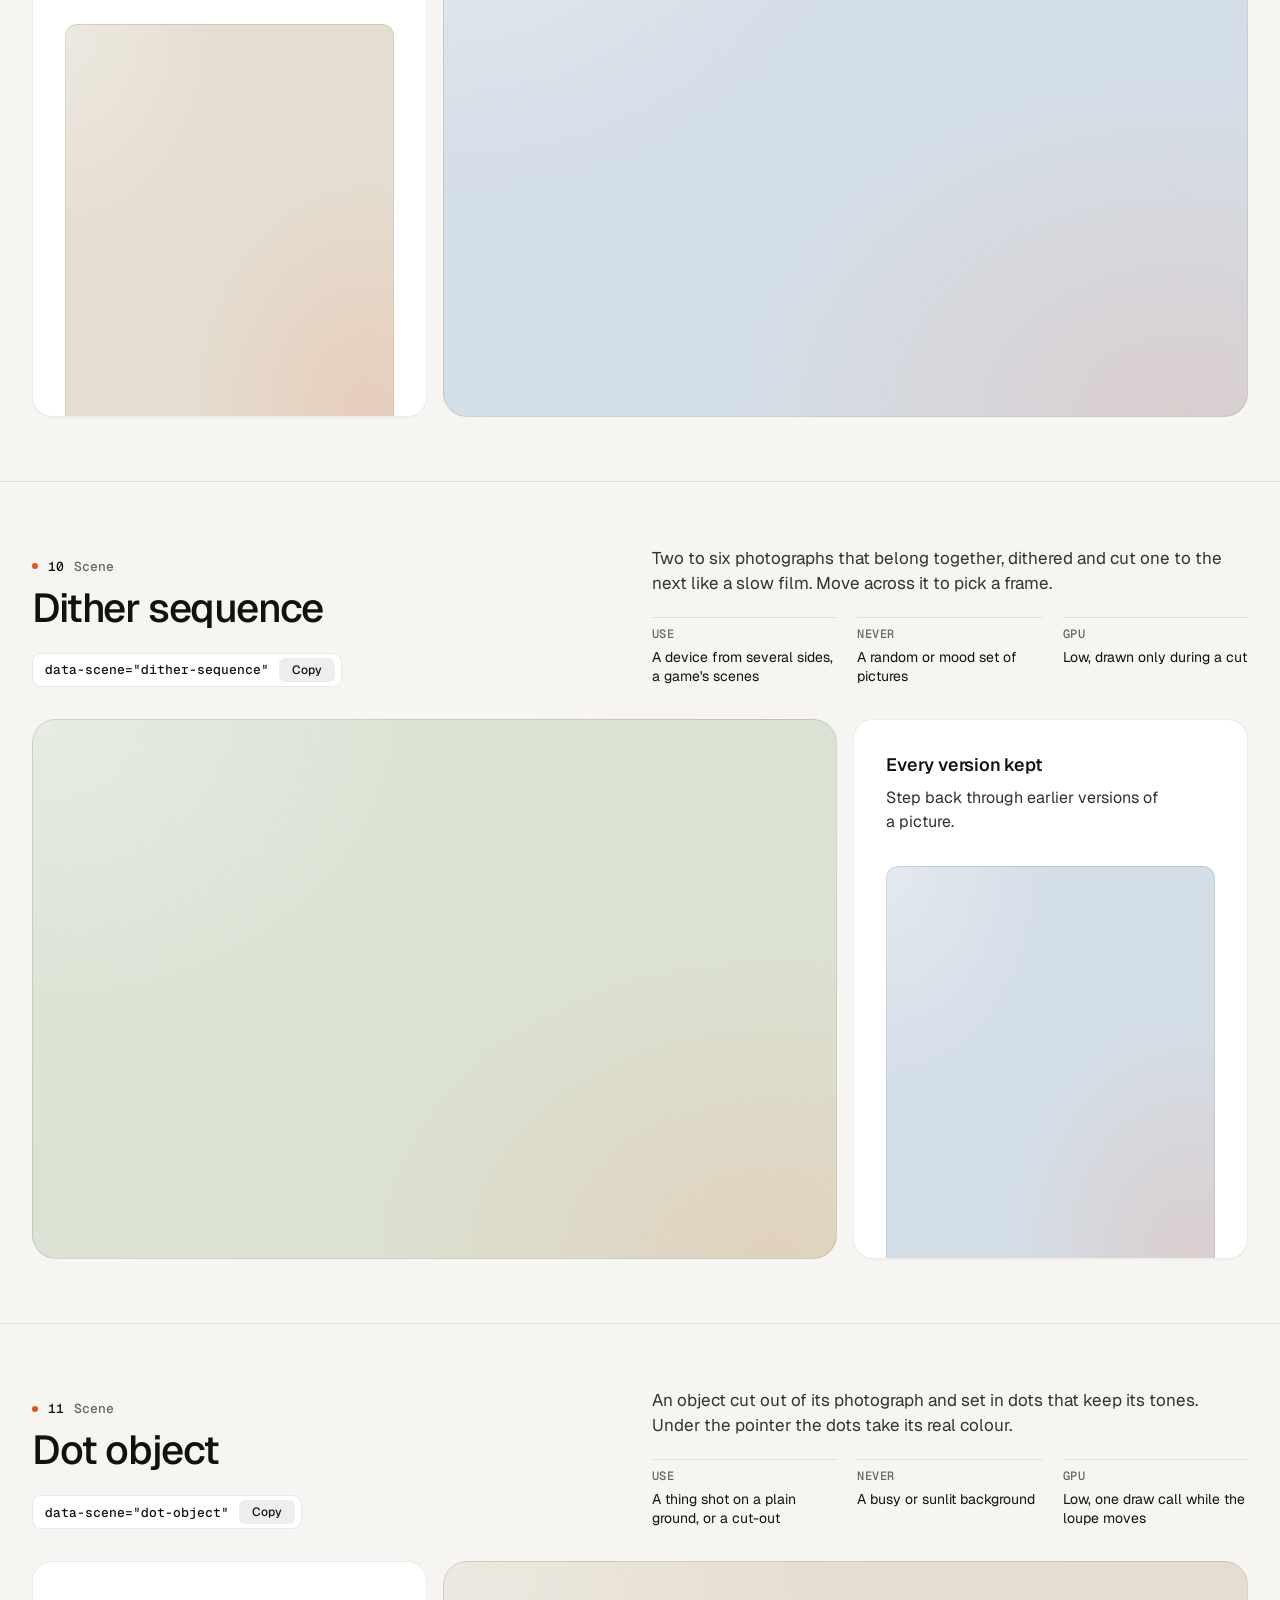
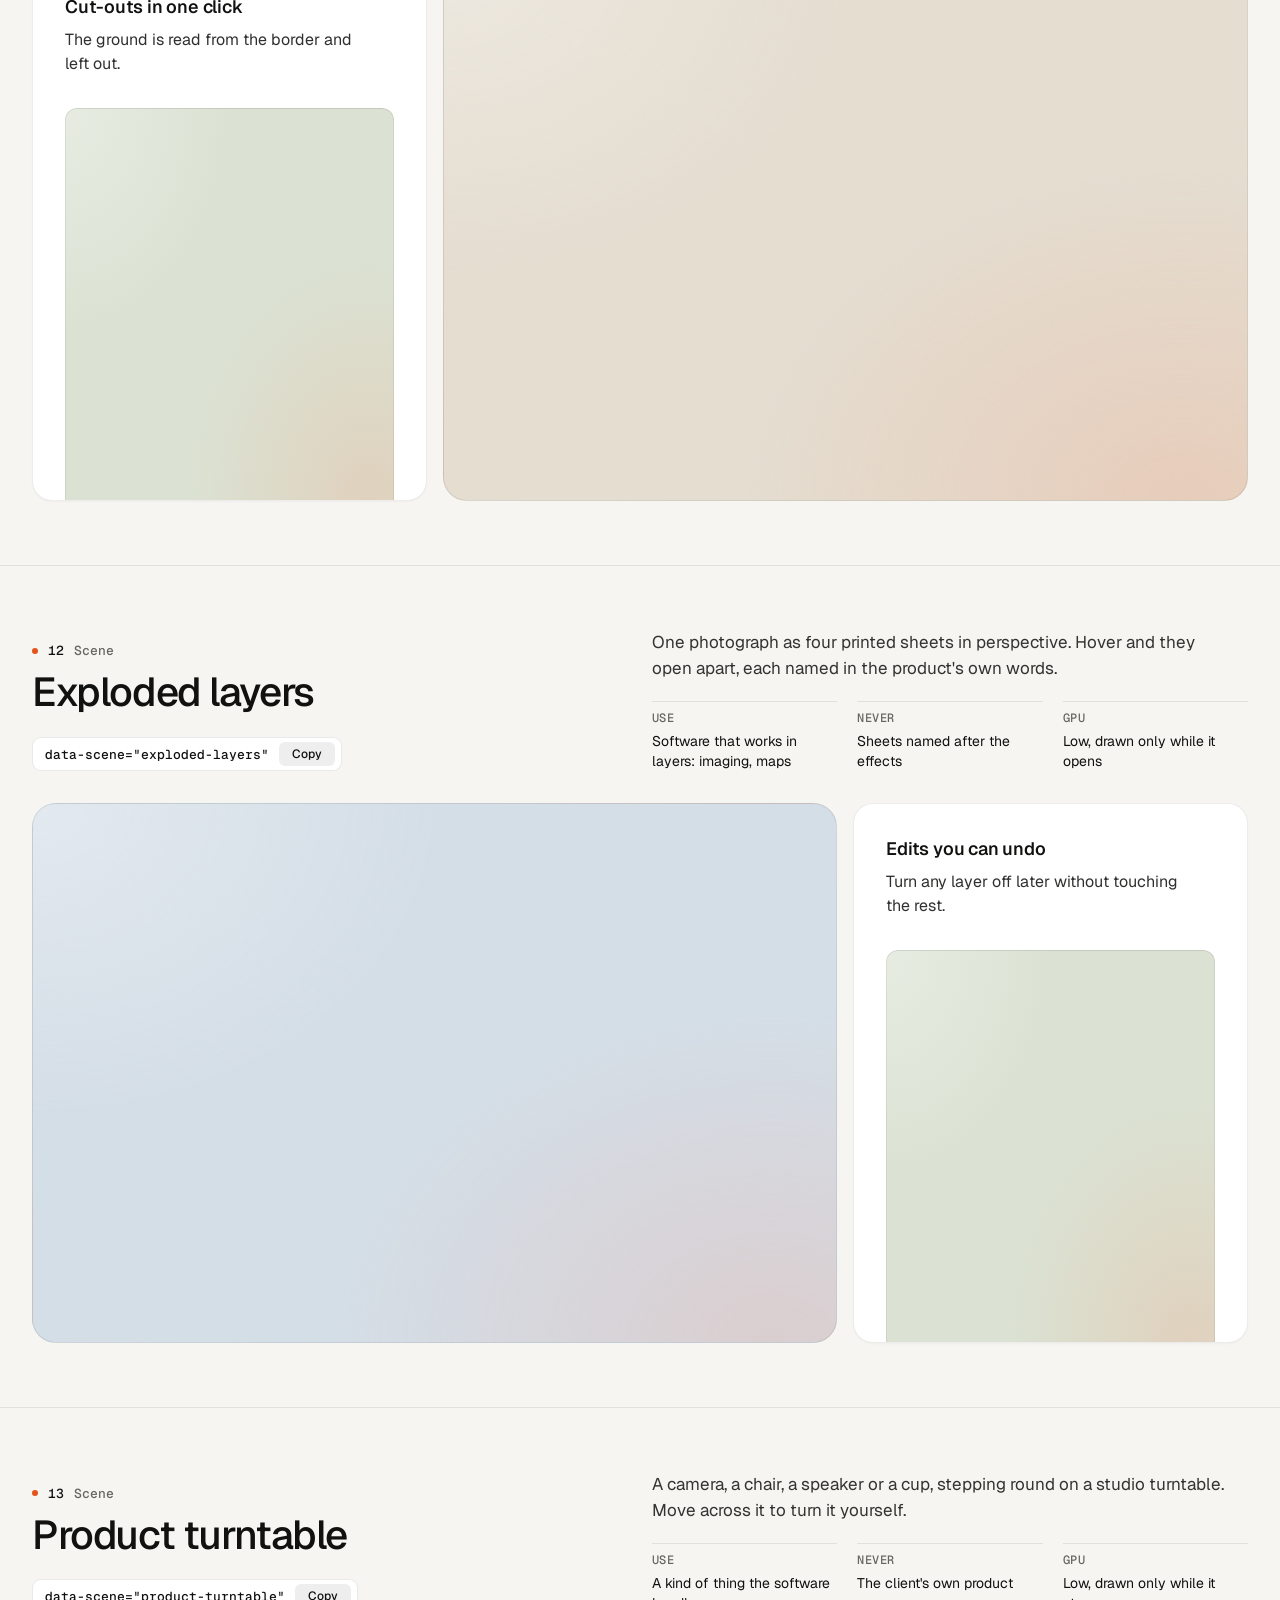
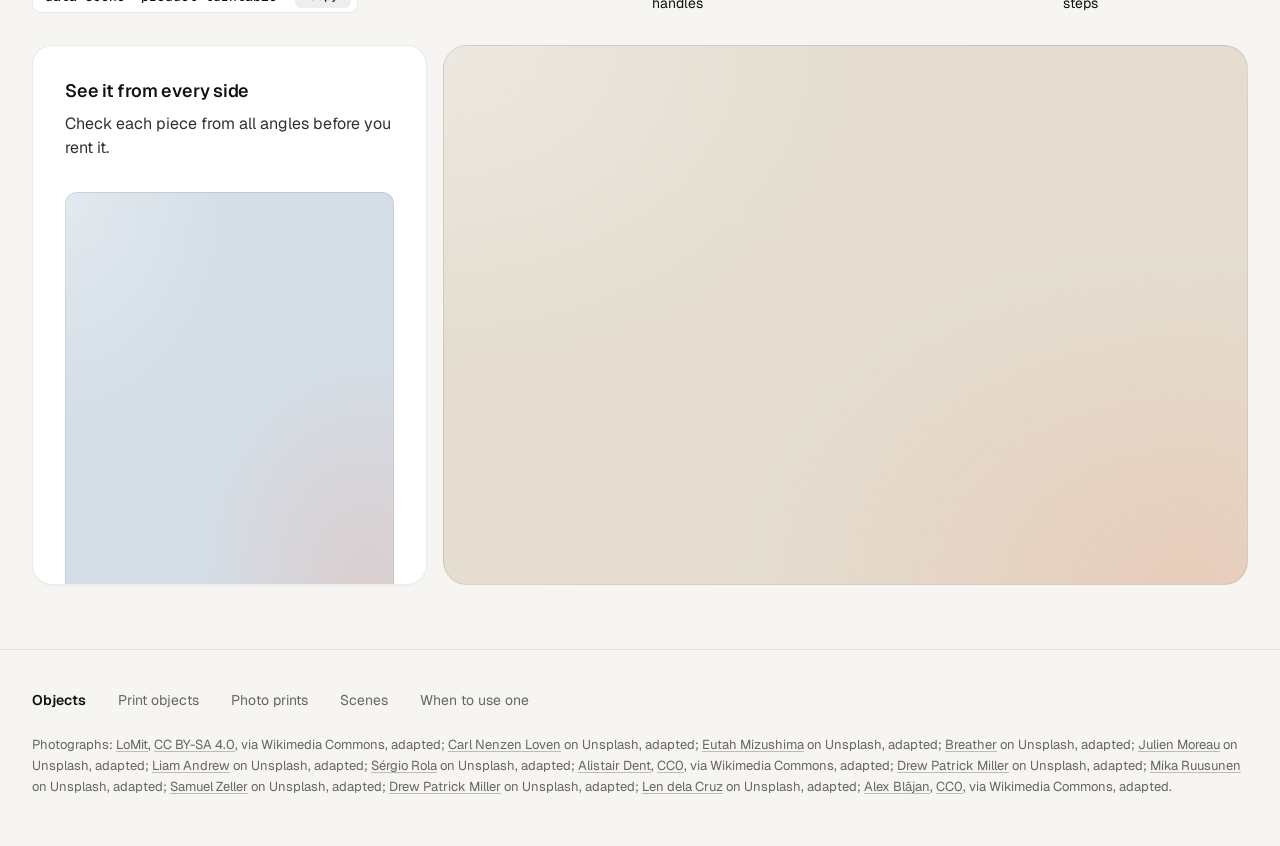
<file: .agents/skills/design-taste-frontend/assets/objects/index.html>
<!doctype html>
<html lang="en" data-palette="paper">
<head>
<script>window.__tpGlMax = 16;   /* a gallery shows many live effects at once; a page of a site keeps the default 4 (fx.js) */</script>
<meta charset="utf-8">
<meta name="viewport" content="width=device-width, initial-scale=1">
<title>Objects</title>
<meta name="description" content="Thirteen objects for one strong moment a page: products drawn in code, photographs printed by a shader, scenes that answer the pointer.">
<link rel="icon" href="data:,">
<link rel="preconnect" href="https://fonts.googleapis.com">
<link rel="preconnect" href="https://fonts.gstatic.com" crossorigin>
<link href="https://fonts.googleapis.com/css2?family=Geist:wght@300..700&family=Geist+Mono:wght@400;500&display=swap" rel="stylesheet">
<link rel="stylesheet" href="../ui/base.css">
<link rel="stylesheet" href="../ui/cards.css">
<style>
  /* palettes: page tokens, four grounds (--g1 sand, --g2 sky, --g3 sage, --g4 deep) and the globe's sea */
  :root {
    --font-text: "Geist", system-ui, sans-serif; --font-mono: "Geist Mono", ui-monospace, monospace;
    --ease: cubic-bezier(.2, .7, .2, 1);
    --gutter: 32px; --max: 1312px;
  }
  [data-palette="paper"] { --bg: #f6f5f1; --card: #ffffff; --surface: #ffffff; --ink: #111110; --muted: #66655f; --accent: #e5531c; --accent-ink: #ffffff;
    --g1: #e4ddd0; --g2: #d4dee7; --g3: #dbe2d3; --g4: #1a2230; --sea: #2f6aa8; --line: rgb(17 17 16 / 0.09); }
  [data-palette="stone"] { --bg: #e6e5e1; --card: #f3f2ef; --surface: #f3f2ef; --ink: #1a1b1d; --muted: #5d5e62; --accent: #2456d6; --accent-ink: #ffffff;
    --g1: #d6d5d0; --g2: #c9d4df; --g3: #dad3c6; --g4: #1d2633; --sea: #2456d6; --line: rgb(26 27 29 / 0.1); }
  [data-palette="graphite"] { --bg: #0b0b0c; --card: #141416; --surface: #141416; --ink: #f2f2ef; --muted: #96979c; --accent: #ff7a3c; --accent-ink: #120c08;
    --g1: #1e1d1b; --g2: #17202a; --g3: #1b201b; --g4: #23262c; --sea: #4f9be0; --line: rgb(242 242 239 / 0.09); }
  [data-palette="night"] { --bg: #070b14; --card: #0e1420; --surface: #0e1420; --ink: #e9edf3; --muted: #8b94a4; --accent: #5ab9fc; --accent-ink: #07101a;
    --g1: #121a29; --g2: #0f2231; --g3: #16202b; --g4: #1b2536; --sea: #5ab9fc; --line: rgb(233 237 243 / 0.09); }

  * { box-sizing: border-box; }
  html { scroll-padding-top: 64px; }
  html, body { margin: 0; }
  body { font-family: var(--font-text); background: var(--bg); color: var(--ink); -webkit-font-smoothing: antialiased; font-size: 16px; line-height: 1.5;
    transition: background-color 320ms var(--ease), color 320ms var(--ease); }
  a { color: inherit; }
  .wrap { max-width: var(--max); margin: 0 auto; padding: 0 var(--gutter); }

  /* ------------------------------------------------ the bar */
  .bar { position: sticky; top: 0; z-index: 30; background: color-mix(in oklab, var(--bg) 84%, transparent); backdrop-filter: blur(16px) saturate(1.2); border-bottom: 1px solid var(--line); }
  .bar__in { height: 64px; display: flex; align-items: center; gap: 32px; }
  .brand { display: inline-flex; align-items: center; gap: 10px; font-weight: 600; font-size: 15px; letter-spacing: -0.01em; text-decoration: none; }
  .brand svg { width: 22px; height: 22px; }
  .brand svg .a { fill: var(--accent); transition: transform 420ms var(--ease); transform-origin: 11px 11px; }
  .brand:hover svg .a { transform: rotate(90deg); }
  .nav { display: flex; gap: 24px; font-size: 14px; }
  .nav a { position: relative; text-decoration: none; color: var(--muted); transition: color 180ms ease; padding: 6px 0; }
  .nav a::after { content: ""; position: absolute; left: 0; right: 0; bottom: 0; height: 1px; background: currentColor; transform: scaleX(0); transform-origin: left; transition: transform 260ms var(--ease); }
  .nav a:hover { color: var(--ink); }
  .nav a:hover::after { transform: scaleX(1); }
  .sp { flex: 1; }
  .swatches { display: flex; align-items: center; gap: 6px; padding: 4px; border-radius: 999px; border: 1px solid var(--line); background: var(--card); }
  .sw { position: relative; width: 26px; height: 26px; border-radius: 50%; border: 0; padding: 0; cursor: pointer; background: linear-gradient(135deg, var(--s-bg) 0 50%, var(--s-ac) 50% 100%);
    box-shadow: inset 0 0 0 1px rgb(0 0 0 / 0.12); transition: transform 200ms var(--ease); }
  .sw::after { content: ""; position: absolute; inset: -3px; border-radius: 50%; box-shadow: 0 0 0 1.5px var(--ink); opacity: 0; transform: scale(0.8); transition: opacity 200ms ease, transform 260ms var(--ease); }
  .sw:hover { transform: scale(1.08); }
  .sw:active { transform: scale(0.94); }
  .sw[aria-pressed="true"]::after { opacity: 1; transform: scale(1); }
  .sw:focus-visible { outline: 2px solid var(--ink); outline-offset: 3px; }
  .sw-label { font-size: 13px; color: var(--muted); min-width: 60px; text-align: right; }

  /* ------------------------------------------------ grounds: a soft lit mesh of the ground's own tone, a fine grain */
  .gr, .card > .panel.gr { --calm-k: 0%; background-color: var(--pg);
    background-image:
      radial-gradient(80% 90% at 92% 100%, color-mix(in oklab, var(--accent) 13%, var(--pg)), transparent 68%),
      radial-gradient(70% 80% at 0% 0%, color-mix(in oklab, var(--lift, #ffffff) var(--lift-k, 34%), var(--pg)), transparent 72%); }
  .gr.dk, [data-palette="graphite"] .gr, [data-palette="night"] .gr { --lift: #ffffff; --lift-k: 6%; }
  .grain { position: absolute; inset: 0; z-index: 0; pointer-events: none; opacity: .32; mix-blend-mode: soft-light; border-radius: inherit;
    background-image: url("data:image/svg+xml;utf8,<svg xmlns='http://www.w3.org/2000/svg' width='160' height='160'><filter id='n'><feTurbulence type='fractalNoise' baseFrequency='.85' numOctaves='2' stitchTiles='stitch'/><feColorMatrix values='0 0 0 0 .5  0 0 0 0 .5  0 0 0 0 .5  0 0 0 .9 0'/></filter><rect width='100%' height='100%' filter='url(%23n)'/></svg>"); }
  .slot { position: absolute; inset: 0; z-index: 1; border-radius: inherit; }
  .slot > .host { position: absolute; inset: 0; border-radius: inherit; overflow: hidden; }

  /* ------------------------------------------------ hero */
  .hero { min-height: calc(100svh - 64px); display: grid; align-items: center; padding: 56px 0; }
  .hero__grid { display: grid; grid-template-columns: repeat(12, minmax(0, 1fr)); gap: 24px; align-items: center; }
  .hero__copy { grid-column: 1 / span 5; }
  .hero h1 { margin: 0; font-size: clamp(44px, 3.4vw + 12px, 72px); line-height: 1.02; letter-spacing: -0.045em; font-weight: 520; text-wrap: balance; }
  .hero__lede { margin: 24px 0 0; font-size: 19px; line-height: 1.5; color: var(--muted); max-width: 40ch; text-wrap: pretty; }
  .index { margin: 40px 0 0; padding: 0; list-style: none; border-top: 1px solid var(--line); max-width: 460px; }
  .index a { display: grid; grid-template-columns: 1fr auto 20px; align-items: center; gap: 16px; padding: 14px 0; border-bottom: 1px solid var(--line); text-decoration: none; font-size: 16px; font-weight: 500; }
  .index a span { font: 500 13px/1 var(--font-mono); color: var(--muted); }
  .index a svg { width: 16px; height: 16px; transition: transform 260ms var(--ease); }
  .index a:hover svg { transform: translateX(4px); }
  .hero__pics { grid-column: 7 / span 6; display: grid; grid-template-columns: 1fr 1fr; gap: 16px; height: min(70svh, 660px); min-height: 440px; }
  .pic { position: relative; overflow: clip; border-radius: 20px; border: 1px solid var(--line); isolation: isolate; }
  .pic img { position: absolute; inset: 0; width: 100%; height: 100%; object-fit: cover; object-position: 50% 42%; display: block; }
  .pic--down { margin-top: 48px; }

  /* ------------------------------------------------ an object, one screen */
  .obj { min-height: calc(100svh - 64px); display: grid; align-content: center; padding: 64px 0; border-top: 1px solid var(--line); }
  .obj__head { display: grid; grid-template-columns: repeat(12, minmax(0, 1fr)); gap: 24px; align-items: end; margin-bottom: 32px; }
  .obj__title { grid-column: 1 / span 5; }
  .obj__n { margin: 0 0 14px; font: 500 13px/1 var(--font-mono); color: var(--muted); display: flex; gap: 10px; align-items: center; }
  .obj__n b { color: var(--ink); font-weight: 500; }
  .obj__n i { width: 6px; height: 6px; border-radius: 50%; background: var(--accent); display: inline-block; }
  .obj h2 { margin: 0; font-size: clamp(34px, 1.9vw + 16px, 52px); line-height: 1.04; letter-spacing: -0.035em; font-weight: 520; text-wrap: balance; }
  .obj__about { grid-column: 7 / span 6; }
  .obj__line { margin: 0; font-size: 17px; line-height: 1.5; color: color-mix(in oklab, var(--ink) 82%, var(--bg)); max-width: 52ch; text-wrap: pretty; }
  .facts { display: grid; grid-template-columns: repeat(3, minmax(0, 1fr)); gap: 20px; margin: 20px 0 0; }
  .facts div { border-top: 1px solid var(--line); padding-top: 10px; }
  .facts dt { font: 500 12px/1 var(--font-mono); color: var(--muted); text-transform: uppercase; letter-spacing: .04em; }
  .facts dd { margin: 8px 0 0; font-size: 14px; line-height: 1.4; }
  .copy { margin-top: 24px; display: inline-flex; align-items: center; gap: 10px; height: 34px; padding: 0 6px 0 12px; border-radius: 9px; border: 1px solid var(--line);
    background: var(--card); color: var(--ink); font: 500 13px/1 var(--font-mono); cursor: pointer; transition: border-color 180ms ease, transform 160ms var(--ease); }
  .copy:hover { border-color: color-mix(in oklab, var(--ink) 24%, transparent); }
  .copy:active { transform: scale(0.97); }
  .copy:focus-visible { outline: 2px solid var(--ink); outline-offset: 2px; }
  .copy em { font-style: normal; display: inline-grid; place-items: center; height: 24px; padding: 0 8px; border-radius: 6px; background: color-mix(in oklab, var(--ink) 7%, transparent); font-family: var(--font-text); font-size: 12px; overflow: hidden; }
  .copy em span { grid-area: 1 / 1; transition: transform 260ms var(--ease), opacity 200ms ease; }
  .copy em span + span { transform: translateY(110%); opacity: 0; }
  .copy.done em span:first-child { transform: translateY(-110%); opacity: 0; }
  .copy.done em span + span { transform: none; opacity: 1; }

  .duo { display: grid; grid-template-columns: repeat(12, minmax(0, 1fr)); gap: 16px; height: clamp(400px, calc(100svh - 360px), 600px); }
  .big { grid-column: 1 / span 8; position: relative; overflow: clip; isolation: isolate; border-radius: 24px; border: 1px solid var(--line); }
  .duo .card { grid-column: 9 / span 4; }
  .obj:nth-of-type(even) .big { grid-column: 5 / span 8; grid-row: 1; }
  .obj:nth-of-type(even) .duo .card { grid-column: 1 / span 4; grid-row: 1; }
  .duo .card > .panel { flex: 1 1 auto; min-height: 0; }

  /* ------------------------------------------------ footer */
  .foot { border-top: 1px solid var(--line); padding: 40px 0 48px; font-size: 14px; color: var(--muted); }
  .foot__row { display: flex; flex-wrap: wrap; gap: 12px 32px; align-items: baseline; }
  .foot__row b { color: var(--ink); font-weight: 600; }
  .foot__row a { text-decoration: none; }
  .foot__row a:hover { color: var(--ink); }
  .credits { margin: 24px 0 0; font-size: 13px; line-height: 1.6; color: var(--muted); }
  .credits a { text-decoration: underline; text-decoration-color: color-mix(in oklab, currentColor 40%, transparent); text-underline-offset: 2px; }

  @media (max-width: 1023px) {
    .hero__copy, .hero__pics { grid-column: 1 / -1; }
    .hero__pics { height: auto; min-height: 0; }
    .pic { aspect-ratio: 3 / 4; }
    .obj__title, .obj__about { grid-column: 1 / -1; }
    .duo { height: auto; grid-template-columns: minmax(0, 1fr); }
    .big, .duo .card, .obj:nth-of-type(even) .big, .obj:nth-of-type(even) .duo .card { grid-column: 1 / -1; grid-row: auto; }
    .big { aspect-ratio: 4 / 3; }
    .duo .card > .panel { flex: none; height: 320px; }
  }
  @media (max-width: 760px) {
    :root { --gutter: 16px; }
    .nav, .sw-label { display: none; }
    .hero { padding: 32px 0 40px; }
    .hero__lede { font-size: 17px; }
    .hero__pics { gap: 10px; }
    .pic { border-radius: 16px; }
    .pic--down { margin-top: 28px; }
    .obj { padding: 72px 0; min-height: 0; }
    .obj .wrap { display: flex; flex-direction: column; }
    .obj__head, .obj__about { display: contents; }
    .obj__title { order: 1; margin-bottom: 16px; }
    .obj__line { order: 2; margin-bottom: 28px; }
    .duo { order: 3; }
    .facts { order: 4; margin-top: 28px; }
    .copy, .index { display: none; }
    .facts { grid-template-columns: minmax(0, 1fr); gap: 0; }
    .facts div { display: grid; grid-template-columns: 96px 1fr; gap: 12px; padding: 10px 0; }
    .facts dd { margin: 0; }
    .big { aspect-ratio: 4 / 5; border-radius: 18px; }
    .duo .card > .panel { height: 300px; }
  }
  @media (prefers-reduced-motion: reduce) { *, *::before, *::after { transition-duration: 0ms !important; } }
</style>
</head>
<body>
<header class="bar">
  <div class="wrap bar__in">
    <a class="brand" href="#top" aria-label="Objects, back to the top">
      <svg viewBox="0 0 22 22" aria-hidden="true"><rect x="1" y="1" width="20" height="20" rx="6" fill="currentColor"/><rect class="a" x="7" y="7" width="8" height="8" rx="2"/></svg>
      Objects
    </a>
    <nav class="nav" aria-label="Families">
      <a href="#print-cup">Print objects</a>
      <a href="#photo-halftone">Photo prints</a>
      <a href="#split-reveal">Scenes</a>
    </nav>
    <span class="sp"></span>
    <span class="sw-label" id="sw-label">Paper</span>
    <div class="swatches" role="group" aria-label="Palette">
      <button type="button" class="sw" data-pal="paper" aria-label="Paper" aria-pressed="true" style="--s-bg:#f6f5f1;--s-ac:#e5531c"></button>
      <button type="button" class="sw" data-pal="stone" aria-label="Stone" aria-pressed="false" style="--s-bg:#e6e5e1;--s-ac:#2456d6"></button>
      <button type="button" class="sw" data-pal="graphite" aria-label="Graphite" aria-pressed="false" style="--s-bg:#141416;--s-ac:#ff7a3c"></button>
      <button type="button" class="sw" data-pal="night" aria-label="Night" aria-pressed="false" style="--s-bg:#0e1420;--s-ac:#5ab9fc"></button>
    </div>
  </div>
</header>

<main id="top">
  <section class="hero">
    <div class="wrap hero__grid">
      <div class="hero__copy">
        <h1>Objects for one strong moment a page.</h1>
        <p class="hero__lede">Products drawn in code, photographs printed by a shader, and scenes that answer the pointer. A photograph leads where there is one. An object leads where there is none.</p>
        <ul class="index">
          <li><a href="#print-cup">Print objects <span>05</span><svg viewBox="0 0 16 16" fill="none" stroke="currentColor" stroke-width="1.5" aria-hidden="true"><path d="M3 8h10M9 4l4 4-4 4"/></svg></a></li>
          <li><a href="#photo-halftone">Photo prints <span>03</span><svg viewBox="0 0 16 16" fill="none" stroke="currentColor" stroke-width="1.5" aria-hidden="true"><path d="M3 8h10M9 4l4 4-4 4"/></svg></a></li>
          <li><a href="#split-reveal">Scenes <span>05</span><svg viewBox="0 0 16 16" fill="none" stroke="currentColor" stroke-width="1.5" aria-hidden="true"><path d="M3 8h10M9 4l4 4-4 4"/></svg></a></li>
        </ul>
      </div>
      <div class="hero__pics">
        <div class="pic"><img src="photo-kit/photos/lamp.jpg" width="1280" height="1757" alt="Cream ceramic table lamp on a glossy side table in low sun" decoding="async"></div>
        <article class="pic pic--down gr" style="--pg: var(--g1)" aria-label="A balanced-arm desk lamp">
          <div class="grain"></div>
          <div class="slot" data-slot='{"kind":"print","id":"print-lamp","place":"card","ground":"g1","params":{"size":1.06,"x":-0.08,"y":-0.2}}'></div>
        </article>
      </div>
    </div>
  </section>

  <!-- ===================================================== print objects -->
  <section class="obj" id="print-cup">
    <div class="wrap">
      <div class="obj__head">
        <div class="obj__title"><p class="obj__n"><i></i><b>01</b> Print object</p><h2>Cup and saucer</h2>
          <button type="button" class="copy" data-copy='<div data-print="print-cup" data-print-place="card"></div>'>data-print="print-cup"<em><span>Copy</span><span>Copied</span></em></button></div>
        <div class="obj__about">
          <p class="obj__line">A porcelain cup of coffee on its saucer, the glaze in your accent. Click it to stir.</p>
          <dl class="facts"><div><dt>Leads</dt><dd>A tableware maker with no photographs</dd></div><div><dt>As a print</dt><dd>A software card about a morning</dd></div><div><dt>GPU</dt><dd>High while it turns, one frame at rest</dd></div></dl>
        </div>
      </div>
      <div class="duo">
        <article class="big gr" style="--pg: var(--g1)"><div class="grain"></div>
          <div class="slot" data-slot='{"kind":"print","id":"print-cup","place":"hero","ground":"g1","params":{"size":0.96,"x":0.16,"y":-0.04}}'></div></article>
        <article class="card"><h3>Morning digest</h3><p>One email at 8:00 with everything that changed overnight.</p>
          <div class="panel gr" style="--pg: var(--g2)"><div class="grain"></div>
            <div class="slot" data-slot='{"kind":"print","id":"print-cup","place":"card","ground":"g2","params":{"effect":"halftone","turn":0}}'></div></div></article>
      </div>
    </div>
  </section>

  <section class="obj" id="print-wheel">
    <div class="wrap">
      <div class="obj__head">
        <div class="obj__title"><p class="obj__n"><i></i><b>02</b> Print object</p><h2>Bicycle wheel</h2>
          <button type="button" class="copy" data-copy='<div data-print="print-wheel" data-print-place="card"></div>'>data-print="print-wheel"<em><span>Copy</span><span>Copied</span></em></button></div>
        <div class="obj__about">
          <p class="obj__line">A road wheel with a tan-wall tyre, an alloy rim and 24 spokes, the hub in your accent. Click it to spin it up.</p>
          <dl class="facts"><div><dt>Leads</dt><dd>A maker of wheels or hubs, never a whole bike</dd></div><div><dt>As a print</dt><dd>A card about speed or a mechanism</dd></div><div><dt>GPU</dt><dd>High while it turns, one frame at rest</dd></div></dl>
        </div>
      </div>
      <div class="duo">
        <article class="big gr" style="--pg: var(--g2)"><div class="grain"></div>
          <div class="slot" data-slot='{"kind":"print","id":"print-wheel","place":"card","ground":"g2","params":{"size":1.34,"x":-0.08,"y":-0.3}}'></div></article>
        <article class="card"><h3>Background sync</h3><p>Runs every five minutes, whether the app is open or not.</p>
          <div class="panel gr" style="--pg: var(--g3)"><div class="grain"></div>
            <div class="slot" data-slot='{"kind":"print","id":"print-wheel","place":"card","ground":"g3","params":{"effect":"halftone","turn":0}}'></div></div></article>
      </div>
    </div>
  </section>

  <section class="obj" id="print-lamp">
    <div class="wrap">
      <div class="obj__head">
        <div class="obj__title"><p class="obj__n"><i></i><b>03</b> Print object</p><h2>Desk lamp</h2>
          <button type="button" class="copy" data-copy='<div data-print="print-lamp" data-print-place="card"></div>'>data-print="print-lamp"<em><span>Copy</span><span>Copied</span></em></button></div>
        <div class="obj__about">
          <p class="obj__line">A balanced-arm desk lamp on chrome springs, the base and shade enamelled in your accent. Click it to switch it on.</p>
          <dl class="facts"><div><dt>Leads</dt><dd>A lighting maker with no photographs</dd></div><div><dt>As a print</dt><dd>A card about focus or working late</dd></div><div><dt>GPU</dt><dd>High while it moves, one frame at rest</dd></div></dl>
        </div>
      </div>
      <div class="duo">
        <article class="big gr" style="--pg: var(--g3)"><div class="grain"></div>
          <div class="slot" data-slot='{"kind":"print","id":"print-lamp","place":"hero","ground":"g3","params":{"size":0.98,"x":0.14,"y":-0.06,"angle":-24}}'></div></article>
        <article class="card"><h3>Focus mode</h3><p>Alerts wait until you switch it off.</p>
          <div class="panel gr dk" style="--pg: var(--g4)"><div class="grain"></div>
            <div class="slot" data-slot='{"kind":"print","id":"print-lamp","place":"card","ground":"g4","params":{"effect":"dither","step":1,"turn":0}}' aria-label="A desk lamp, switched on"></div></div></article>
      </div>
    </div>
  </section>

  <section class="obj" id="print-globe">
    <div class="wrap">
      <div class="obj__head">
        <div class="obj__title"><p class="obj__n"><i></i><b>04</b> Print object</p><h2>Desk globe</h2>
          <button type="button" class="copy" data-copy='<div data-print="print-globe" data-print-place="card" data-print-params=&apos;{"effect":"engrave"}&apos;></div>'>data-print="print-globe"<em><span>Copy</span><span>Copied</span></em></button></div>
        <div class="obj__about">
          <p class="obj__line">A desk globe with the real coastlines, a brass meridian and a walnut stand. Its sea takes a blue or teal accent. Click it to spin.</p>
          <dl class="facts"><div><dt>Leads</dt><dd>A maker of globes or maps</dd></div><div><dt>As a print</dt><dd>A card about regions or shipping</dd></div><div><dt>GPU</dt><dd>High while it turns, one frame at rest</dd></div></dl>
        </div>
      </div>
      <div class="duo">
        <article class="big gr" style="--pg: var(--g2)"><div class="grain"></div>
          <div class="slot" data-slot='{"kind":"print","id":"print-globe","place":"card","ground":"g2","sea":true,"params":{"size":1.3,"x":-0.1,"y":-0.3}}'></div></article>
        <article class="card"><h3>14 regions</h3><p>Pick where your data lives. Move it later in two clicks.</p>
          <div class="panel gr dk" style="--pg: var(--g4)"><div class="grain"></div>
            <div class="slot" data-slot='{"kind":"print","id":"print-globe","place":"card","ground":"g4","sea":true,"params":{"effect":"engrave","turn":0}}'></div></div></article>
      </div>
    </div>
  </section>

  <section class="obj" id="print-cards">
    <div class="wrap">
      <div class="obj__head">
        <div class="obj__title"><p class="obj__n"><i></i><b>05</b> Print object</p><h2>Playing cards</h2>
          <button type="button" class="copy" data-copy='<div data-print="print-cards" data-print-place="card"></div>'>data-print="print-cards"<em><span>Copy</span><span>Copied</span></em></button></div>
        <div class="obj__about">
          <p class="obj__line">A stack of playing cards, the ace of diamonds face up and the backs in your accent. Click to fan them out.</p>
          <dl class="facts"><div><dt>Leads</dt><dd>A maker of card or board games</dd></div><div><dt>As a print</dt><dd>A games card about a hand or a deal</dd></div><div><dt>GPU</dt><dd>High while it moves, one frame at rest</dd></div></dl>
        </div>
      </div>
      <div class="duo">
        <article class="big gr" style="--pg: var(--g3)"><div class="grain"></div>
          <div class="slot" data-slot='{"kind":"print","id":"print-cards","place":"hero","ground":"g3","params":{"size":0.98,"x":0.16,"y":-0.04}}'></div></article>
        <article class="card"><h3>Fair draws</h3><p>Every shuffle is logged, so any player can check a deal.</p>
          <div class="panel gr" style="--pg: var(--g1)"><div class="grain"></div>
            <div class="slot" data-slot='{"kind":"print","id":"print-cards","place":"card","ground":"g1","params":{"effect":"halftone","turn":0}}'></div></div></article>
      </div>
    </div>
  </section>

  <!-- ===================================================== photo prints -->
  <section class="obj" id="photo-halftone">
    <div class="wrap">
      <div class="obj__head">
        <div class="obj__title"><p class="obj__n"><i></i><b>06</b> Photo print</p><h2>Halftone photograph</h2>
          <button type="button" class="copy" data-copy="import print from './assets/objects/photo-halftone/object.js'; print.mount(frame, { palette: fx.readPalette(frame) });">photo-halftone<em><span>Copy</span><span>Copied</span></em></button></div>
        <div class="obj__about">
          <p class="obj__line">One photograph in one ink: round dots on a 45° screen, clean paper in the light. Point at it and a loupe shows its colour.</p>
          <dl class="facts"><div><dt>Use</dt><dd>One photograph band on a design or software page</dd></div><div><dt>Never</dt><dd>A hero photograph, a cafe, a guesthouse</dd></div><div><dt>GPU</dt><dd>Low, one context, still at rest</dd></div></dl>
        </div>
      </div>
      <div class="duo">
        <article class="big gr" style="--pg: var(--g1)">
          <div class="slot" data-slot='{"kind":"photo","id":"photo-halftone","ground":"g1","photo":"concrete"}'></div></article>
        <article class="card"><h3>Screens for print</h3><p>Send any photograph to press as a one-ink halftone.</p>
          <div class="panel gr" style="--pg: var(--g2)">
            <div class="slot" data-slot='{"kind":"photo","id":"photo-halftone","ground":"g2","photo":"lamp","params":{"tint":1}}'></div></div></article>
      </div>
    </div>
  </section>

  <section class="obj" id="photo-engraving">
    <div class="wrap">
      <div class="obj__head">
        <div class="obj__title"><p class="obj__n"><i></i><b>07</b> Photo print</p><h2>Engraved photograph</h2>
          <button type="button" class="copy" data-copy="import print from './assets/objects/photo-engraving/object.js'; print.mount(frame, { palette: fx.readPalette(frame) });">photo-engraving<em><span>Copy</span><span>Copied</span></em></button></div>
        <div class="obj__about">
          <p class="obj__line">Diagonal lines that swell in the shadows and bend over the forms, over a light wash of the photograph's colour. Point at it and the lines part.</p>
          <dl class="facts"><div><dt>Use</dt><dd>A tile whose subject is the photograph</dd></div><div><dt>Never</dt><dd>A hero photograph, a cafe, a guesthouse</dd></div><div><dt>GPU</dt><dd>Low, one context, still at rest</dd></div></dl>
        </div>
      </div>
      <div class="duo">
        <article class="big gr" style="--pg: var(--g2)">
          <div class="slot" data-slot='{"kind":"photo","id":"photo-engraving","ground":"g2","photo":"platform","photoDark":"concrete"}'></div></article>
        <article class="card"><h3>Line art from a photo</h3><p>Turn a product shot into a plate for packaging.</p>
          <div class="panel gr" style="--pg: var(--g3)">
            <div class="slot" data-slot='{"kind":"photo","id":"photo-engraving","ground":"g3","photo":"concrete","photoDark":"room"}'></div></div></article>
      </div>
    </div>
  </section>

  <section class="obj" id="photo-dither">
    <div class="wrap">
      <div class="obj__head">
        <div class="obj__title"><p class="obj__n"><i></i><b>08</b> Photo print</p><h2>Dithered photograph</h2>
          <button type="button" class="copy" data-copy="import print from './assets/objects/photo-dither/object.js'; print.mount(frame, { palette: fx.readPalette(frame) });">photo-dither<em><span>Copy</span><span>Copied</span></em></button></div>
        <div class="obj__about">
          <p class="obj__line">A three-colour grain from the photograph's deepest and most colourful tones. Point at it and the photograph develops through the grain.</p>
          <dl class="facts"><div><dt>Use</dt><dd>A games or AI page's one photograph</dd></div><div><dt>Never</dt><dd>A hero photograph, a cafe, a guesthouse</dd></div><div><dt>GPU</dt><dd>Low, one context, still at rest</dd></div></dl>
        </div>
      </div>
      <div class="duo">
        <article class="big gr" style="--pg: var(--g3)">
          <div class="slot" data-slot='{"kind":"photo","id":"photo-dither","ground":"g3","photo":"room"}'></div></article>
        <article class="card"><h3>Three colours, any picture</h3><p>A grain that keeps a photograph readable in two inks and the paper.</p>
          <div class="panel gr" style="--pg: var(--g1)">
            <div class="slot" data-slot='{"kind":"photo","id":"photo-dither","ground":"g1","photo":"platform"}'></div></div></article>
      </div>
    </div>
  </section>

  <!-- ===================================================== scenes -->
  <section class="obj" id="split-reveal">
    <div class="wrap">
      <div class="obj__head">
        <div class="obj__title"><p class="obj__n"><i></i><b>09</b> Scene</p><h2>Split reveal</h2>
          <button type="button" class="copy" data-copy='<div data-scene="split-reveal" data-scene-src="assets/img/photo.jpg"></div>'>data-scene="split-reveal"<em><span>Copy</span><span>Copied</span></em></button></div>
        <div class="obj__about">
          <p class="obj__line">One photograph, half of it printed as a halftone screen. The line follows the pointer; on a phone it follows a drag.</p>
          <dl class="facts"><div><dt>Use</dt><dd>A photo or design app, a device, a game's key art</dd></div><div><dt>Never</dt><dd>A place, a service, a product page</dd></div><div><dt>GPU</dt><dd>Low, drawn only while the line moves</dd></div></dl>
        </div>
      </div>
      <div class="duo">
        <article class="big gr" style="--pg: var(--g2)">
          <div class="slot" data-slot='{"kind":"scene","id":"split-reveal","ground":"g2","src":"default"}'></div></article>
        <article class="card"><h3>Before and after</h3><p>Drag the line to compare the print with the original.</p>
          <div class="panel gr" style="--pg: var(--g1)">
            <div class="slot" data-slot='{"kind":"scene","id":"split-reveal","ground":"g1","src":"roof","params":{"side":"right","split":0.42}}'></div></div></article>
      </div>
    </div>
  </section>

  <section class="obj" id="dither-sequence">
    <div class="wrap">
      <div class="obj__head">
        <div class="obj__title"><p class="obj__n"><i></i><b>10</b> Scene</p><h2>Dither sequence</h2>
          <button type="button" class="copy" data-copy='<div data-scene="dither-sequence" data-scene-src=&apos;[{"src":"a.jpg"},{"src":"b.jpg"}]&apos;></div>'>data-scene="dither-sequence"<em><span>Copy</span><span>Copied</span></em></button></div>
        <div class="obj__about">
          <p class="obj__line">Two to six photographs that belong together, dithered and cut one to the next like a slow film. Move across it to pick a frame.</p>
          <dl class="facts"><div><dt>Use</dt><dd>A device from several sides, a game's scenes</dd></div><div><dt>Never</dt><dd>A random or mood set of pictures</dd></div><div><dt>GPU</dt><dd>Low, drawn only during a cut</dd></div></dl>
        </div>
      </div>
      <div class="duo">
        <article class="big gr" style="--pg: var(--g3)">
          <div class="slot" data-slot='{"kind":"scene","id":"dither-sequence","ground":"g3","src":"default"}'></div></article>
        <article class="card"><h3>Every version kept</h3><p>Step back through earlier versions of a picture.</p>
          <div class="panel gr" style="--pg: var(--g2)">
            <div class="slot" data-slot='{"kind":"scene","id":"dither-sequence","ground":"g2","src":"spirals","params":{"fit":"contain","autoplay":0}}'></div></div></article>
      </div>
    </div>
  </section>

  <section class="obj" id="dot-object">
    <div class="wrap">
      <div class="obj__head">
        <div class="obj__title"><p class="obj__n"><i></i><b>11</b> Scene</p><h2>Dot object</h2>
          <button type="button" class="copy" data-copy='<div data-scene="dot-object" data-scene-src="assets/img/object-on-white.jpg"></div>'>data-scene="dot-object"<em><span>Copy</span><span>Copied</span></em></button></div>
        <div class="obj__about">
          <p class="obj__line">An object cut out of its photograph and set in dots that keep its tones. Under the pointer the dots take its real colour.</p>
          <dl class="facts"><div><dt>Use</dt><dd>A thing shot on a plain ground, or a cut-out</dd></div><div><dt>Never</dt><dd>A busy or sunlit background</dd></div><div><dt>GPU</dt><dd>Low, one draw call while the loupe moves</dd></div></dl>
        </div>
      </div>
      <div class="duo">
        <article class="big gr" style="--pg: var(--g1)">
          <div class="slot" data-slot='{"kind":"scene","id":"dot-object","ground":"g1","src":"default"}'></div></article>
        <article class="card"><h3>Cut-outs in one click</h3><p>The ground is read from the border and left out.</p>
          <div class="panel gr" style="--pg: var(--g3)">
            <div class="slot" data-slot='{"kind":"scene","id":"dot-object","ground":"g3","src":"dahlia"}'></div></div></article>
      </div>
    </div>
  </section>

  <section class="obj" id="exploded-layers">
    <div class="wrap">
      <div class="obj__head">
        <div class="obj__title"><p class="obj__n"><i></i><b>12</b> Scene</p><h2>Exploded layers</h2>
          <button type="button" class="copy" data-copy='<div data-scene="exploded-layers" data-scene-src="assets/img/photo.jpg" data-scene-params=&apos;{"names":["Photo","Colour","Light","Depth"]}&apos;></div>'>data-scene="exploded-layers"<em><span>Copy</span><span>Copied</span></em></button></div>
        <div class="obj__about">
          <p class="obj__line">One photograph as four printed sheets in perspective. Hover and they open apart, each named in the product's own words.</p>
          <dl class="facts"><div><dt>Use</dt><dd>Software that works in layers: imaging, maps</dd></div><div><dt>Never</dt><dd>Sheets named after the effects</dd></div><div><dt>GPU</dt><dd>Low, drawn only while it opens</dd></div></dl>
        </div>
      </div>
      <div class="duo">
        <article class="big gr" style="--pg: var(--g2)">
          <div class="slot" data-slot='{"kind":"scene","id":"exploded-layers","ground":"g2","src":"default","params":{"names":["Photo","Colour","Light","Depth"]}}'></div></article>
        <article class="card"><h3>Edits you can undo</h3><p>Turn any layer off later without touching the rest.</p>
          <div class="panel gr" style="--pg: var(--g3)">
            <div class="slot" data-slot='{"kind":"scene","id":"exploded-layers","ground":"g3","src":"lattice"}'></div></div></article>
      </div>
    </div>
  </section>

  <section class="obj" id="product-turntable">
    <div class="wrap">
      <div class="obj__head">
        <div class="obj__title"><p class="obj__n"><i></i><b>13</b> Scene</p><h2>Product turntable</h2>
          <button type="button" class="copy" data-copy='<div data-scene="product-turntable" data-scene-params=&apos;{"form":"chair"}&apos;></div>'>data-scene="product-turntable"<em><span>Copy</span><span>Copied</span></em></button></div>
        <div class="obj__about">
          <p class="obj__line">A camera, a chair, a speaker or a cup, stepping round on a studio turntable. Move across it to turn it yourself.</p>
          <dl class="facts"><div><dt>Use</dt><dd>A kind of thing the software handles</dd></div><div><dt>Never</dt><dd>The client's own product</dd></div><div><dt>GPU</dt><dd>Low, drawn only while it steps</dd></div></dl>
        </div>
      </div>
      <div class="duo">
        <article class="big gr" style="--pg: var(--g1)">
          <div class="slot" data-slot='{"kind":"scene","id":"product-turntable","ground":"g1","params":{"form":"camera"}}' aria-label="A camera on a turntable"></div></article>
        <article class="card"><h3>See it from every side</h3><p>Check each piece from all angles before you rent it.</p>
          <div class="panel gr" style="--pg: var(--g2)">
            <div class="slot" data-slot='{"kind":"scene","id":"product-turntable","ground":"g2","params":{"form":"chair","start":-40,"autoplay":0}}' aria-label="A side chair"></div></div></article>
      </div>
    </div>
  </section>
</main>

<footer class="foot">
  <div class="wrap">
    <div class="foot__row">
      <b>Objects</b>
      <a href="_print-core/README.md">Print objects</a>
      <a href="photo-kit/README.md">Photo prints</a>
      <a href="_scenes/README.md">Scenes</a>
      <a href="../../references/effects-objects.md">When to use one</a>
    </div>
    <p class="credits" id="credits"></p>
  </div>
</footer>

<script type="module">
  /*
    The showcase's own mounting: every [data-slot] mounts when it comes near the screen and is destroyed
    when it leaves, and never more than MAX are mounted at once, so the page holds at most 4 live WebGL
    contexts (each mounted object holds one at most; still print objects hold none).
  */
  import fx from '../effects/fx.js';
  import { creditsLine } from './photo-kit/photo.js';
  import { DEFAULT_PHOTO as SPLIT } from './split-reveal/object.js';
  import { DEFAULT_SEQUENCE } from './dither-sequence/object.js';
  import { DEFAULT_PHOTO as TULIP } from './dot-object/object.js';
  import { DEFAULT_PHOTO as MIXER } from './exploded-layers/object.js';

  const MAX = 4, CAP = { print: 4, photo: 3, scene: 4 };
  const root = document.documentElement;
  const q = new URLSearchParams(location.search);
  const U = 'https://unsplash.com/license', CC0 = 'https://creativecommons.org/publicdomain/zero/1.0/';
  const SRC = {
    roof: { id: 618, ratio: 1.5, alt: 'Curving glass and steel lattice roof in black and white', by: 'Mika Ruusunen', licence: 'Unsplash licence', licenceUrl: U, page: 'https://unsplash.com/photos/ypVM8PnygUo' },
    lattice: { id: 893, ratio: 1.5, alt: 'Curved latticed building facade forming sweeping lines', by: 'Samuel Zeller', licence: 'Unsplash licence', licenceUrl: U, page: 'https://unsplash.com/photos/j0g8taxHZa0' },
    spirals: [
      { id: 949, ratio: 0.66, alt: 'A white spiral atrium under a glass dome, seen from below', by: 'Drew Patrick Miller', licence: 'Unsplash licence', licenceUrl: U, page: 'https://unsplash.com/photos/VLT62-JzddA' },
      { id: 679, ratio: 1, alt: 'Spiralling concrete curves around a small round window', by: 'Len dela Cruz', licence: 'Unsplash licence', licenceUrl: U, page: 'https://unsplash.com/photos/ScEKf8u7y-c' },
    ],
    dahlia: { id: 'commons-minimal-orange-dahlia', source: 'commons', ratio: 1.523, width: 5830, focus: [0.5, 0.5], alt: 'An orange dahlia on a black ground', by: 'Alex Blăjan', licence: 'CC0', licenceUrl: CC0,
      url: 'https://upload.wikimedia.org/wikipedia/commons/5/5e/Minimal_orange_dahlia_%28Unsplash%29.jpg', page: 'https://commons.wikimedia.org/wiki/File:Minimal_orange_dahlia_(Unsplash).jpg' },
  };
  const DEFAULTS = { 'split-reveal': SPLIT, 'dither-sequence': DEFAULT_SEQUENCE, 'dot-object': TULIP, 'exploded-layers': MIXER };
  const lib = await fetch(new URL('./photo-kit/photos.json', import.meta.url)).then(r => r.json()).catch(() => ({ photos: [] }));
  const PHOTOS = Object.fromEntries(lib.photos.map(p => [p.key, p]));

  // ---- palette: the page tokens, a ground's paper and an ink that reads on it
  const tok = n => getComputedStyle(root).getPropertyValue(n).trim();
  const lum = hex => { const h = hex.replace('#', ''); const c = [0, 2, 4].map(i => parseInt(h.slice(i, i + 2), 16) / 255); return 0.2126 * c[0] + 0.7152 * c[1] + 0.0722 * c[2]; };
  function paletteFor(cfg) {
    const bg = tok('--' + (cfg.ground || 'g1')), ink = tok('--ink');
    const light = lum(bg) > 0.4, pageLight = lum(ink) < 0.4;
    const gInk = light ? (pageLight ? ink : '#17181b') : (pageLight ? '#eef0f2' : ink);
    return fx.normalizePalette({ bg, surface: bg, ink: gInk, accent: cfg.sea ? tok('--sea') : tok('--accent'), accentInk: tok('--accent-ink') });
  }

  // ---- mounting
  const slots = [...document.querySelectorAll('[data-slot]')];
  const st = new Map(slots.map(el => [el, { cfg: JSON.parse(el.dataset.slot), near: false, ctrl: null, host: null, busy: false }]));
  const mods = new Map();
  const load = id => { if (!mods.has(id)) mods.set(id, import(`./${id}/object.js`).then(m => m.default)); return mods.get(id); };
  // a photo print may name a darker photograph for the dark palettes (a pale one prints as a light plate there)
  const isDark = () => lum(tok('--bg')) < 0.4;
  const photoKey = cfg => (cfg.photoDark && isDark() ? cfg.photoDark : cfg.photo);
  const srcOf = cfg => {
    if (cfg.kind === 'photo') return new URL('./photo-kit/' + PHOTOS[photoKey(cfg)].file, import.meta.url).href;
    if (!cfg.src) return undefined;
    return cfg.src === 'default' ? DEFAULTS[cfg.id] : SRC[cfg.src];
  };
  // a photo print's slot shows its photograph toned into the ground until the print draws, before it
  // mounts too: never an empty panel, even on a slow device
  function underlay(box, cfg) {
    if (cfg.kind !== 'photo') return;
    const p = PHOTOS[photoKey(cfg)];
    Object.assign(box.style, { backgroundColor: 'var(--pg)', backgroundImage: 'url(' + srcOf(cfg) + ')', backgroundSize: 'cover',
      backgroundPosition: (p.focus[0] * 100) + '% ' + (p.focus[1] * 100) + '%', backgroundBlendMode: 'luminosity' });
  }
  async function mount(el) {
    const s = st.get(el);
    s.busy = true;
    try {
      const obj = await load(s.cfg.id);
      if (!s.want) return;
      const host = document.createElement('div');
      host.className = 'host';
      if (el.hasAttribute('aria-label')) host.setAttribute('aria-label', el.getAttribute('aria-label'));
      el.appendChild(host);
      const cfg = s.cfg, palette = paletteFor(cfg);
      let ctrl;
      if (cfg.kind === 'print') ctrl = obj.mount(host, { place: cfg.place, params: cfg.params || {}, palette });
      else if (cfg.kind === 'photo') {
        const p = PHOTOS[photoKey(cfg)];
        s.photo = photoKey(cfg);
        underlay(host, cfg);
        ctrl = obj.mount(host, { palette, src: srcOf(cfg), params: { focusX: p.focus[0], focusY: p.focus[1], ...(cfg.params || {}) } });
      } else ctrl = obj.mount(host, { palette, src: srcOf(cfg), params: cfg.params || {} });
      s.ctrl = ctrl; s.host = host;
    } catch (e) { console.warn('objects:', s.cfg.id, e); }
    finally { s.busy = false; if (!s.want && s.ctrl) unmount(el); schedule(); }
  }
  function unmount(el) {
    const s = st.get(el);
    if (!s.ctrl) return;
    try { s.ctrl.destroy(); } catch (e) { console.warn(e); }
    s.host?.remove();
    s.ctrl = null; s.host = null;
  }
  let queued = 0;
  function reconcile() {
    queued = 0;
    const mid = innerHeight / 2;
    const dist = el => { const r = el.getBoundingClientRect(); return Math.abs((r.top + r.bottom) / 2 - mid); };
    // the nearest first, at most MAX, and at most CAP of one family (photo-kit warns past 3)
    const near = [], kinds = {};
    for (const el of slots.filter(e => st.get(e).near).sort((a, b) => dist(a) - dist(b))) {
      const k = st.get(el).cfg.kind;
      if (near.length < MAX && (kinds[k] || 0) < CAP[k]) { near.push(el); kinds[k] = (kinds[k] || 0) + 1; }
    }
    const want = new Set(near);
    for (const el of slots) { const s = st.get(el); s.want = want.has(el); if (!s.want && s.ctrl && !s.busy) unmount(el); }
    // never more than MAX mounted (or mounting) at once
    let count = slots.filter(el => { const s = st.get(el); return s.ctrl || s.busy; }).length;
    for (const el of near) { const s = st.get(el); if (!s.ctrl && !s.busy && count < MAX) { count++; mount(el); } }
  }
  const schedule = () => { if (!queued) queued = requestAnimationFrame(reconcile); };
  const io = new IntersectionObserver(es => { for (const e of es) st.get(e.target).near = e.isIntersecting; schedule(); }, { rootMargin: '60% 0px' });
  slots.forEach(el => io.observe(el));
  addEventListener('scroll', schedule, { passive: true });
  addEventListener('resize', schedule, { passive: true });

  // ---- palette switch
  const PAL = ['paper', 'stone', 'graphite', 'night'];
  const label = document.getElementById('sw-label');
  function setPalette(name, save) {
    if (!PAL.includes(name)) name = 'paper';
    root.dataset.palette = name;
    for (const b of document.querySelectorAll('[data-pal]')) b.setAttribute('aria-pressed', String(b.dataset.pal === name));
    label.textContent = name[0].toUpperCase() + name.slice(1);
    for (const [el, s] of st) {
      if (s.ctrl && s.cfg.kind === 'photo' && s.photo !== photoKey(s.cfg)) unmount(el);   // its photograph changes: mount it again
      else if (s.ctrl?.setPalette) s.ctrl.setPalette(paletteFor(s.cfg));
    }
    for (const [el, s] of st) underlay(el, s.cfg);
    schedule();
    if (save) try { localStorage.setItem('objects-palette', name); } catch (_) { /* private window */ }
  }
  let saved = null;
  try { saved = localStorage.getItem('objects-palette'); } catch (_) { /* private window */ }
  setPalette(q.get('palette') || saved || 'paper');
  document.querySelector('.swatches').addEventListener('click', e => { const b = e.target.closest('[data-pal]'); if (b) setPalette(b.dataset.pal, true); });

  // ---- copy a mount snippet
  document.addEventListener('click', async e => {
    const b = e.target.closest('.copy');
    if (!b) return;
    try { await navigator.clipboard.writeText(b.dataset.copy); } catch (_) { /* no clipboard: the button still answers */ }
    b.classList.add('done');
    clearTimeout(b._t); b._t = setTimeout(() => b.classList.remove('done'), 1400);
  });

  // ---- the one credit line
  const pk = ['lamp', 'concrete', 'platform', 'room'].map(k => PHOTOS[k]).filter(Boolean).map(p => ({ ...p, adapted: true }));
  const sc = [SPLIT, ...DEFAULT_SEQUENCE, TULIP, MIXER, SRC.roof, SRC.lattice, ...SRC.spirals, SRC.dahlia]
    .map(p => ({ ...p, source: p.source === 'commons' ? 'Wikimedia Commons' : (p.source || 'Unsplash'), adapted: true }));
  const seen = new Set();
  document.getElementById('credits').innerHTML = creditsLine([...pk, ...sc].filter(p => { const k = p.page || p.by; if (seen.has(k)) return false; seen.add(k); return true; }));

  // fetch every object's module and the photographs while the page is idle, so a panel mounts at once
  const prefetch = () => {
    const ids = [...new Set([...st.values()].map(s => s.cfg.id))];
    let i = 0;
    const next = () => { if (i < ids.length) load(ids[i++]).catch(() => {}).finally(() => setTimeout(next, 80)); };
    next();
    for (const p of Object.values(PHOTOS)) { const im = new Image(); im.decoding = 'async'; im.src = new URL('./photo-kit/' + p.file, import.meta.url).href; }
  };
  (window.requestIdleCallback || ((f) => setTimeout(f, 600)))(prefetch, { timeout: 1500 });

  window.__objects = { st, live: () => [...st.values()].filter(s => s.ctrl).length };
  if (document.fonts) await document.fonts.ready;
  root.dataset.ready = '1';
</script>
</body>
</html>
</file>
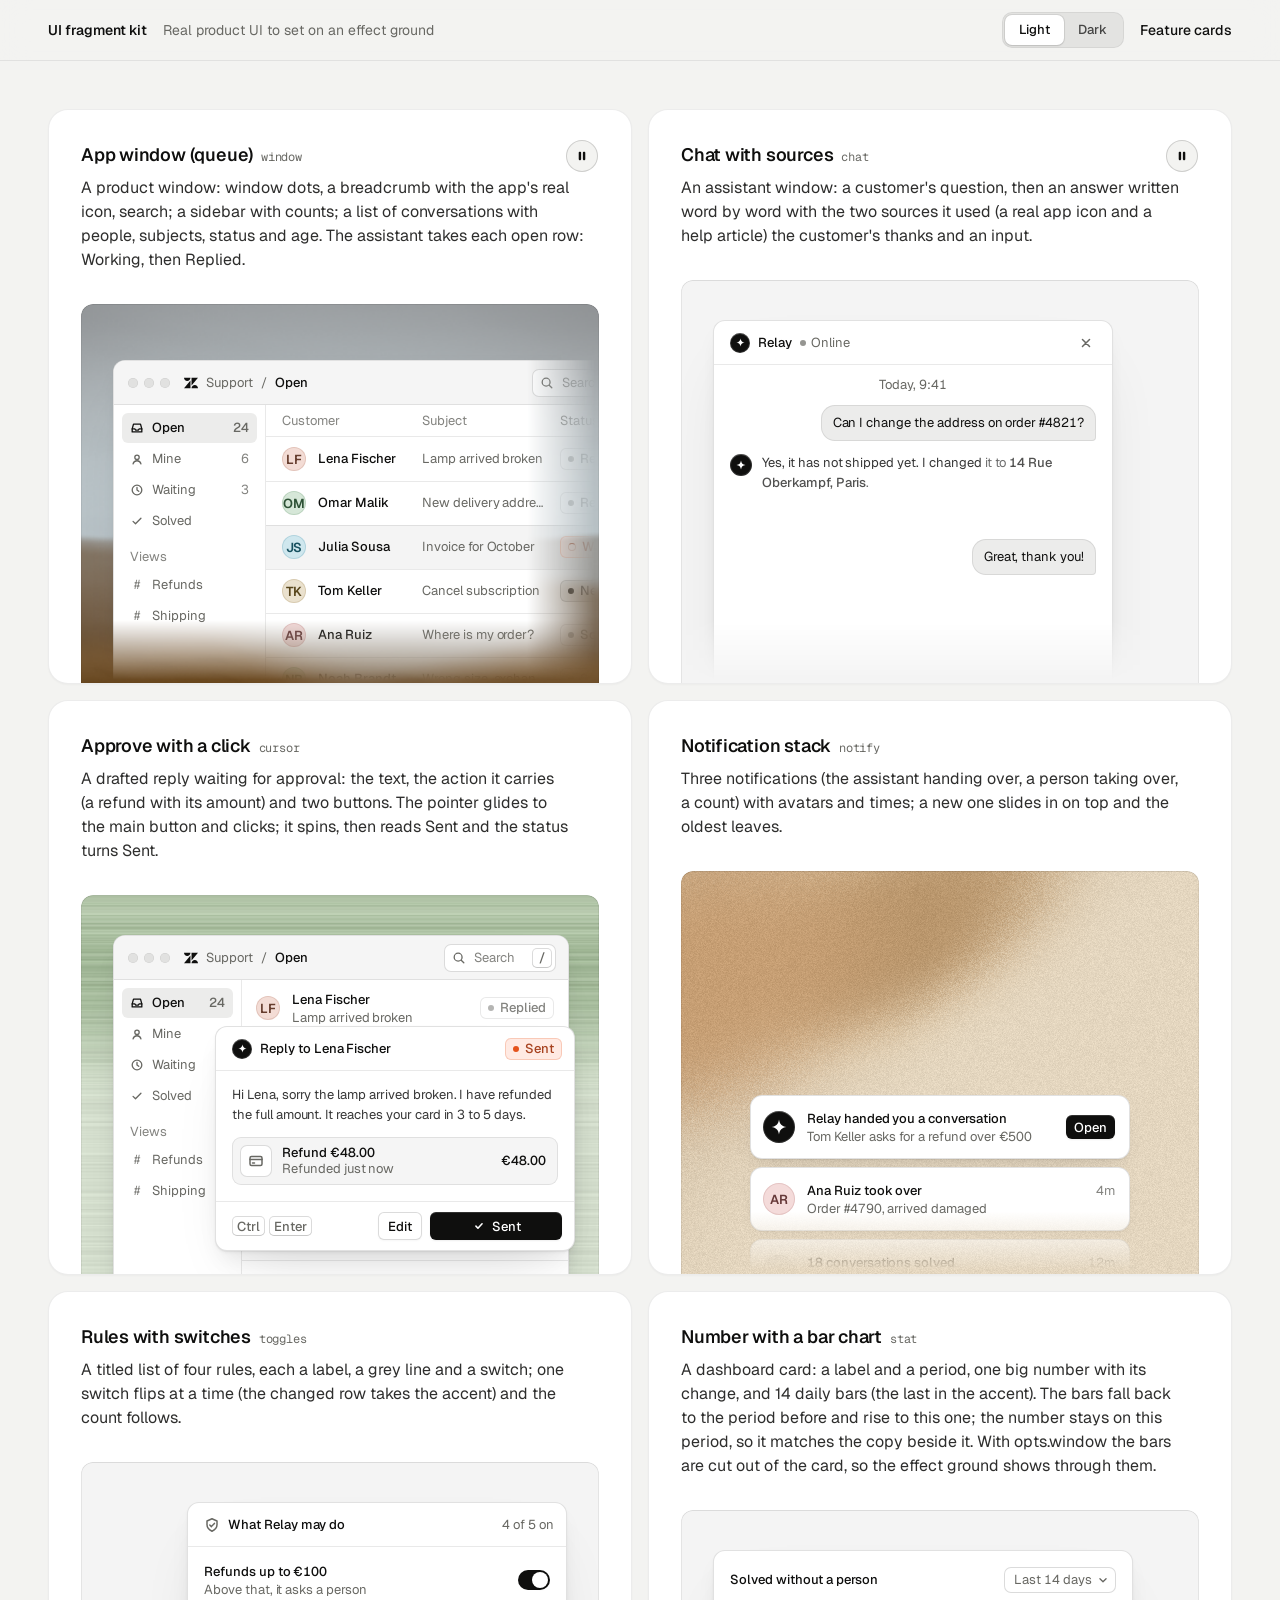
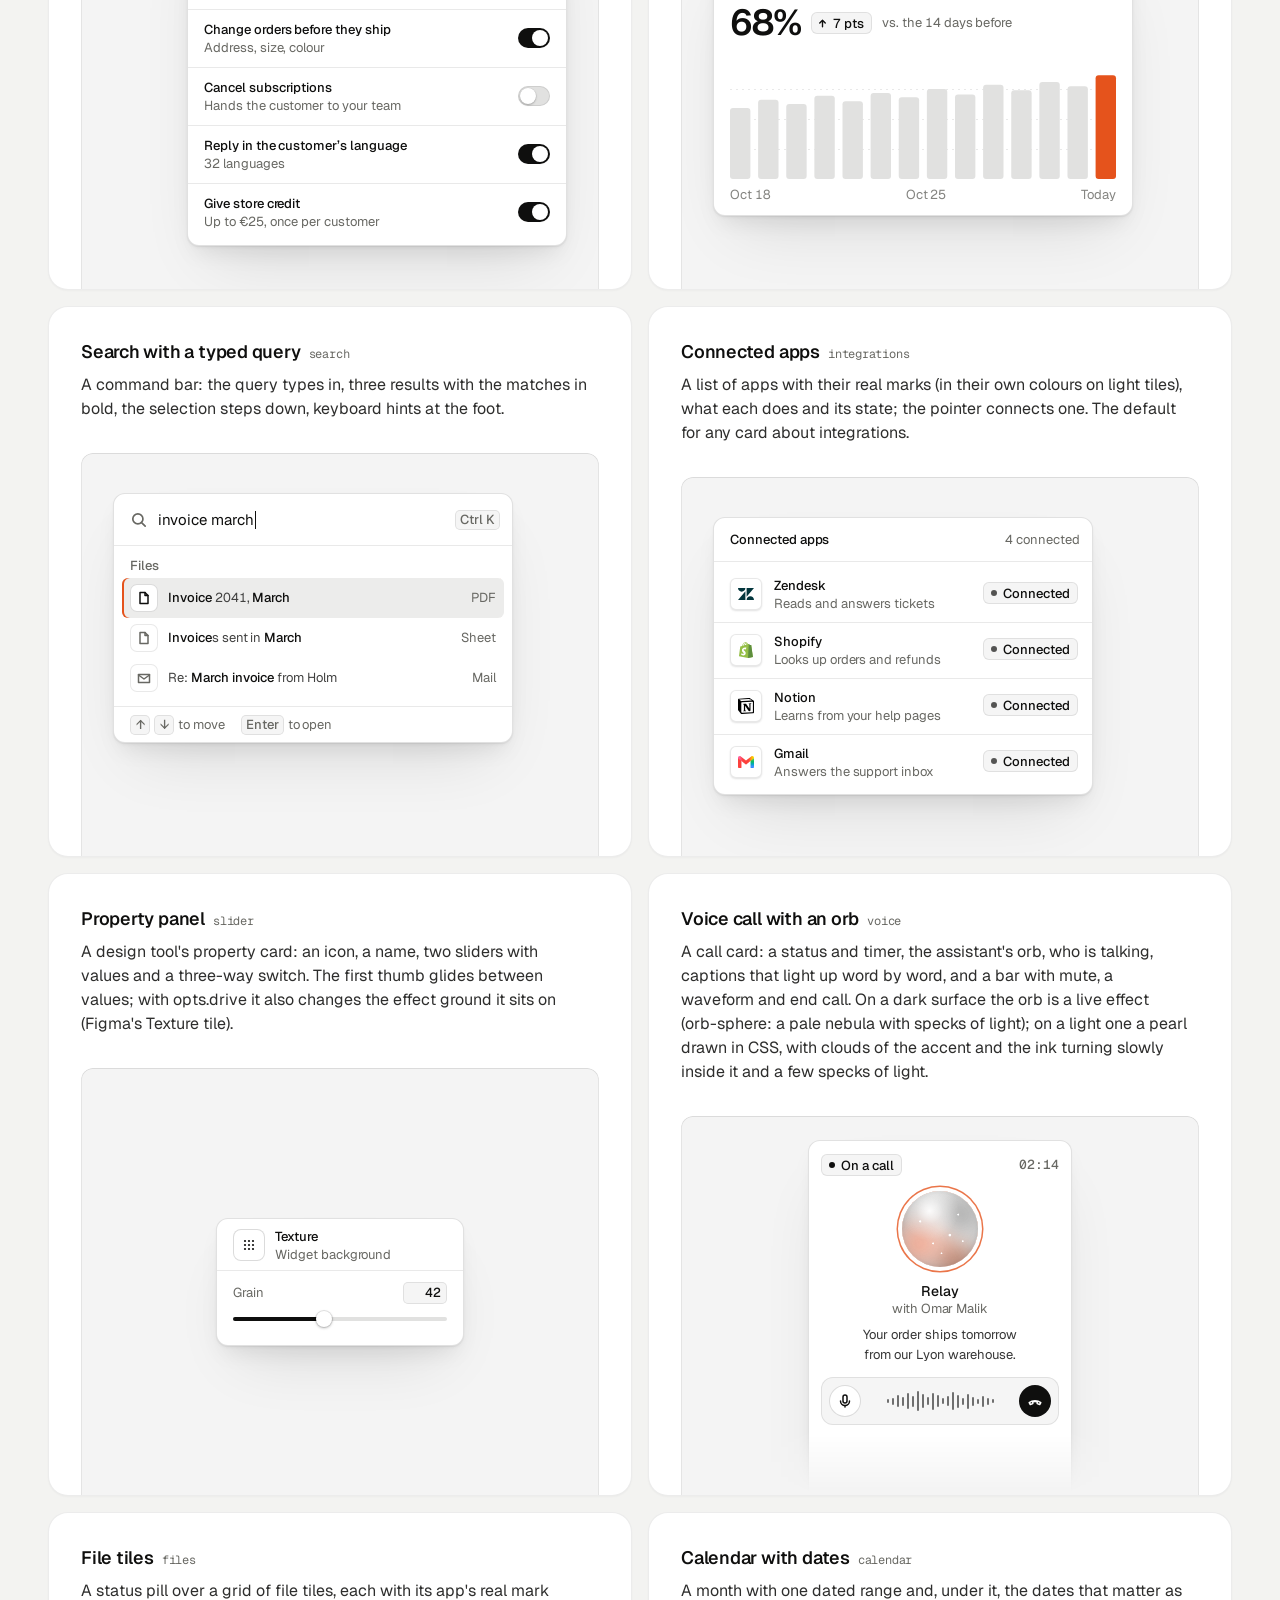
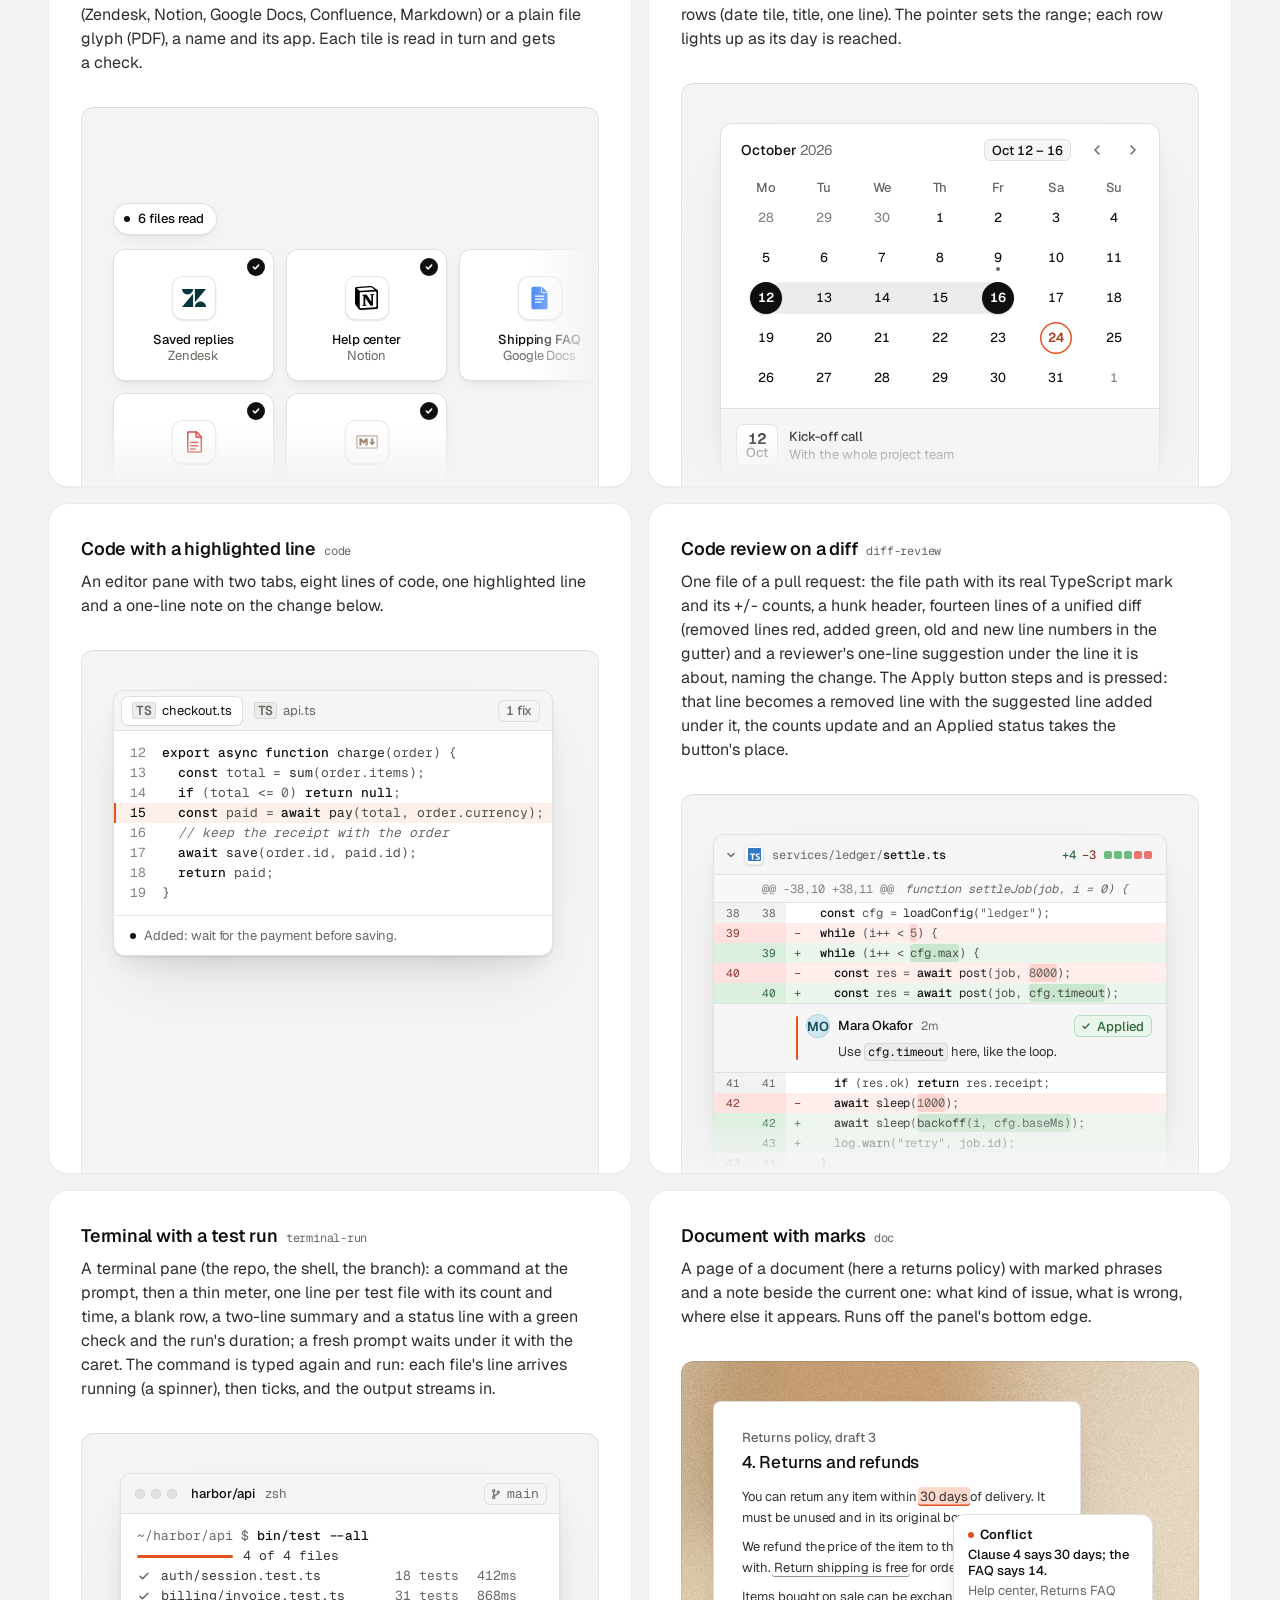
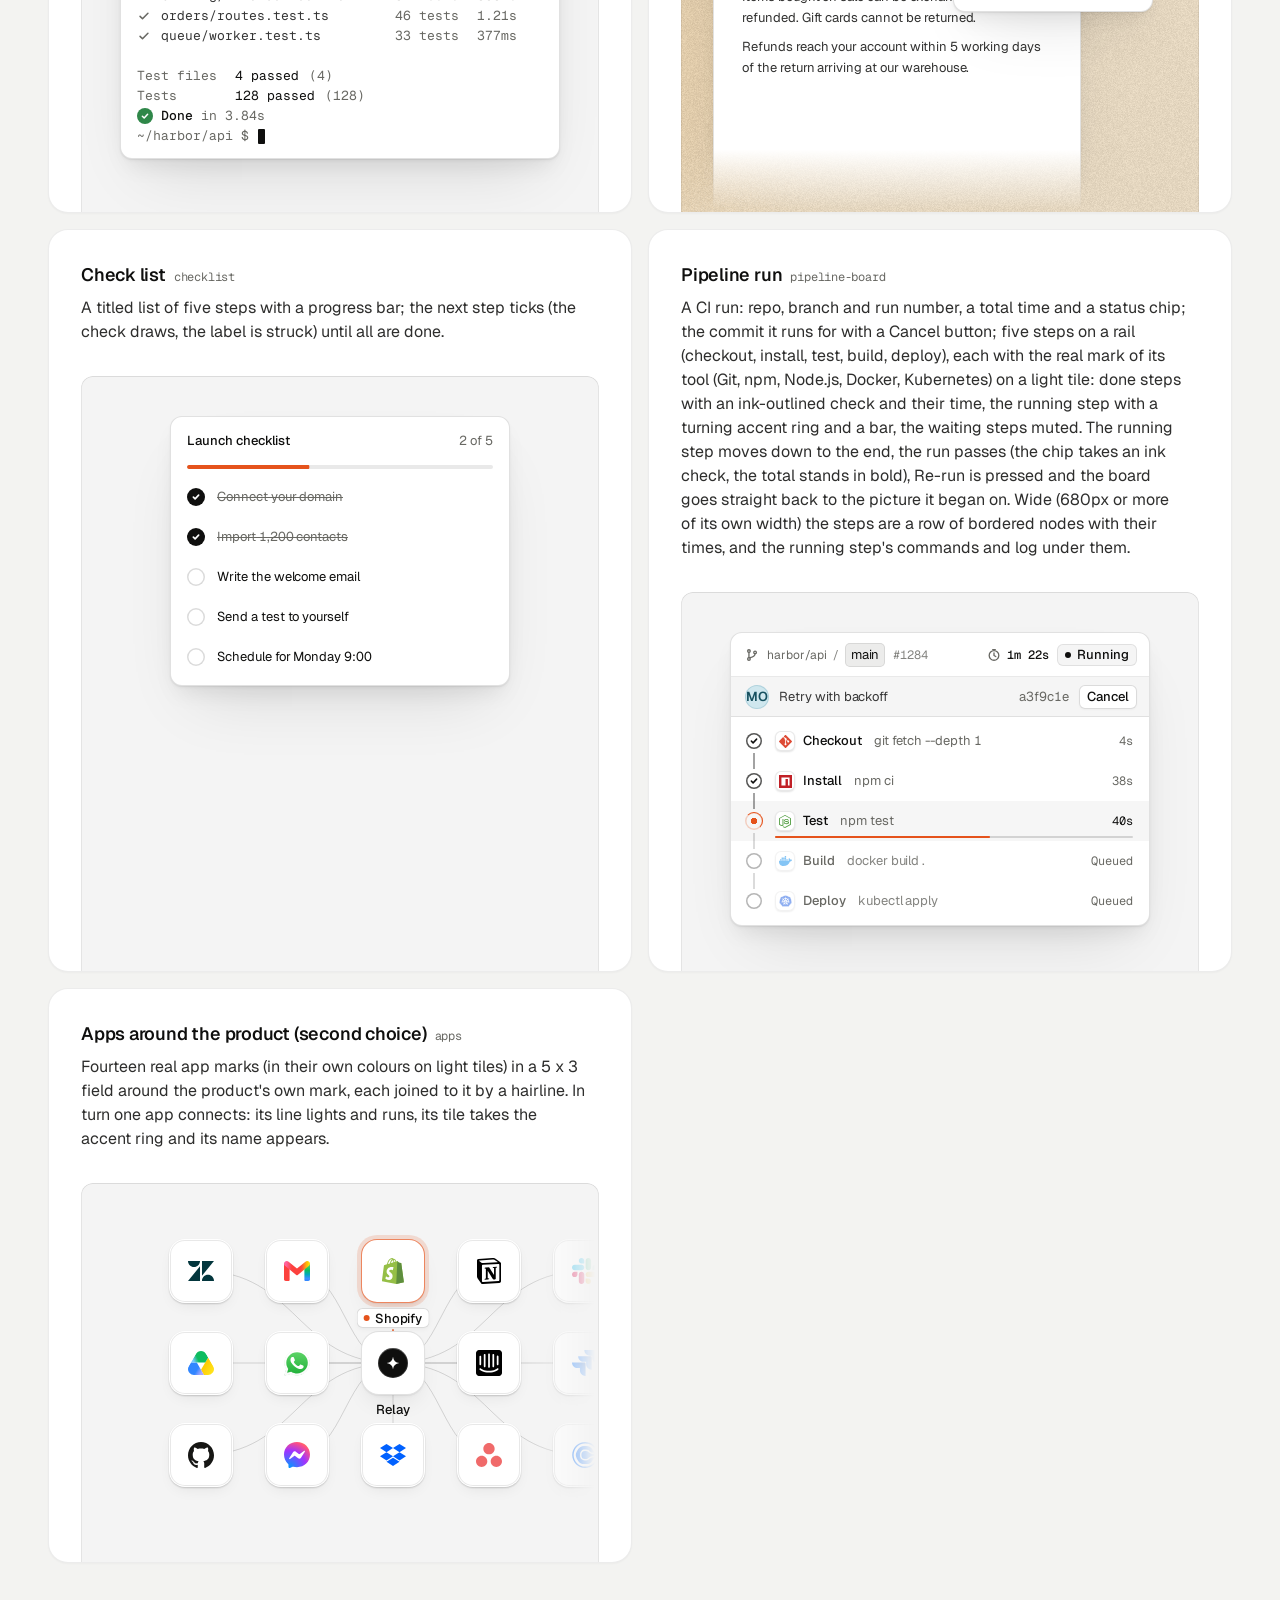
<file: .agents/skills/design-taste-frontend/assets/ui/index.html>
<!doctype html>
<html lang="en" data-theme="light">
<head>
<script>window.__tpGlMax = 16;   /* a gallery shows many live effects at once; a page of a site keeps the default 4 (fx.js) */</script>
<meta charset="utf-8">
<meta name="viewport" content="width=device-width, initial-scale=1">
<title>UI fragment kit</title>
<meta name="description" content="Nineteen pieces of real product UI from the taste-skill kit, each on an effect ground in a feature card.">
<link rel="preconnect" href="https://fonts.googleapis.com">
<link rel="preconnect" href="https://fonts.gstatic.com" crossorigin>
<link href="https://fonts.googleapis.com/css2?family=Geist:wght@300..700&family=Geist+Mono:wght@400;500&display=swap" rel="stylesheet">
<link rel="stylesheet" href="base.css">
<link rel="stylesheet" href="cards.css">
<style>
  :root { --font-text: "Geist", system-ui, sans-serif; --font-display: "Geist", system-ui, sans-serif; --font-mono: "Geist Mono", ui-monospace, monospace; }
  [data-theme="light"] { --bg: #f3f3f1; --card: #ffffff; --ink: #0f0f0e; --muted: #686863; --accent: #e5531c; --accent-ink: #ffffff; --g-bg: #e9e8e4; --g-surface: #f6f5f2; --frag: #ffffff; --warm: #c9a679; }
  [data-theme="dark"] { --bg: #070708; --card: #151517; --ink: #f2f2ef; --muted: #8f9094; --accent: #ff7a3c; --accent-ink: #120c08; --g-bg: #0e0e10; --g-surface: #1b1c1f; --frag: #1c1d20; --warm: #9c9689; }
  * { box-sizing: border-box; }
  html, body { margin: 0; }
  body { font-family: var(--font-text); background: var(--bg); color: var(--ink); -webkit-font-smoothing: antialiased; }
  .panel { --fx-bg: var(--g-bg); --fx-surface: var(--g-surface); --fx-ink: var(--ink); --fx-muted: var(--muted); --fx-accent: var(--hue, var(--warm)); --fx-accent-ink: var(--accent-ink); --calm: var(--g-bg); --p-h: 380px; }
  .top { position: sticky; top: 0; z-index: 20; background: color-mix(in oklab, var(--bg) 86%, transparent); backdrop-filter: blur(14px); -webkit-backdrop-filter: blur(14px); border-bottom: 1px solid color-mix(in oklab, var(--ink) 8%, transparent); }
  .top__in { max-width: 1232px; margin: 0 auto; padding: 0 24px; height: 60px; display: flex; align-items: center; gap: 16px; font-size: 14px; line-height: 20px; }
  .top__in strong { font-weight: 560; }
  .top__in > span { color: var(--muted); }
  .sp { flex: 1; }
  .seg { display: inline-flex; padding: 3px; border-radius: 10px; background: color-mix(in oklab, var(--ink) 6%, var(--bg)); box-shadow: inset 0 0 0 1px color-mix(in oklab, var(--ink) 6%, transparent); }
  .seg button { font: inherit; font-size: 13px; font-weight: 500; border: 0; background: none; color: color-mix(in oklab, var(--ink) 72%, var(--bg)); height: 30px; padding: 0 14px; border-radius: 7px; cursor: pointer; }
  .seg button[aria-pressed="true"] { background: var(--card); color: var(--ink); box-shadow: 0 0 0 1px color-mix(in oklab, var(--ink) 8%, transparent), 0 1px 2px rgb(0 0 0 / .1); }
  .top__in a { color: var(--ink); text-decoration: none; font-weight: 500; }
  main { max-width: 1232px; margin: 0 auto; padding: 48px 24px 96px; }
  .grid { display: grid; grid-template-columns: repeat(2, minmax(0, 1fr)); gap: 16px; }
  .card > h3 code { font: 400 12px/16px var(--font-mono); color: var(--muted); margin-left: 8px; }
  @media (max-width: 860px) { .grid { grid-template-columns: minmax(0, 1fr); } }
  @media (max-width: 600px) { main { padding: 24px 16px 64px; } .top__in { padding: 0 16px; } .top__in > span { display: none; } .panel { --p-h: 340px; } }
</style>
</head>
<body>
<header class="top">
  <div class="top__in">
    <strong>UI fragment kit</strong><span>Real product UI to set on an effect ground</span>
    <span class="sp"></span>
    <div class="seg" role="group" aria-label="Theme"><button type="button" data-mode="light" aria-pressed="true">Light</button><button type="button" data-mode="dark" aria-pressed="false">Dark</button></div>
    <a href="cards.html">Feature cards</a>
  </div>
</header>
<main><div class="grid" id="grid"></div></main>

<script type="module">
  import fx from '../effects/fx.js';
  import ui from './ui.js';
  const index = await fetch('index.json').then(r => r.json());
  // where each one sits, as its meta.json says: anchored at a corner or rising from the bottom and cut by
  // the panel's edge, or whole with 24px or more of ground round it; a fade only where an edge cuts it.
  // Only the compact slider sits in the calm middle (Figma's Texture tile); the cursor dialog is shown
  // where it belongs, over the lower-right edge of a window. [class, fade, style, opts]
  const PLACE = {
    window: ['at-corner', 'stage--fade-br', '--ay:56px'],
    chat: ['at-rise to-edge', 'stage--fade-b'],
    cursor: ['at-over', '', '--bx:24px;--by:24px'],
    notify: ['at-rise fit', 'stage--fade-b', '--ay:calc(100% - 180px);--ay-sm:calc(100% - 180px);--fit-max:380px'],
    toggles: ['at-right', ''],
    stat: ['at-corner', ''],
    search: ['at-corner', ''],
    integrations: ['at-corner', ''],
    slider: ['at-center', '', '', '{"compact":true,"drive":{"param":"grain","min":0.15,"max":0.95}}'],
    voice: ['at-rise to-edge fit', 'stage--fade-b', '--ax:max(24px, 50% - 132px);--ay:24px;--fit-max:264px'],
    files: ['at-corner wide', 'stage--fade-br', '--w:680px;--ay:96px'],
    calendar: ['at-rise fit', 'stage--fade-b', '--fit-max:440px'],
    code: ['at-corner', ''],
    'diff-review': ['at-corner fit', 'stage--fade-b', '--fit-max:480px'],
    'terminal-run': ['at-rise fit', '', '--fit-max:440px'],
    'pipeline-board': ['at-rise fit', '', '--fit-max:420px'],
    doc: ['at-corner to-edge', 'stage--fade-b'],
    checklist: ['at-rise fit', '', '--fit-max:340px'],
    apps: ['at-corner wide', 'stage--fade-br', '--w:560px;--ay:48px'],
  };
  // grounds behind UI are soft lit fields (never a line or dot pattern), on both themes: the bright
  // picture behind dark UI on the dark page, a clear step darker than white UI on the light page
  // the painting stays abstract (a mist over warm sand, level, fully soft) and shows once on the page
  const PAINT = ['painterly-landscape', { blur: 1, brush: 0.35, slope: 0, hillY: 0.3, horizon: 0.62, calm: 0.2, calmX: 0.6, calmY: 0.8, drift: 0, side: 1 }, '{"bg":"#a3b0b6","accent":"#c49a6c"}'];
  const GRAIN = ['grain-gradient', { speed: 0, grainMotion: 0, calm: 0.2, calmX: 0.5, calmY: 0.6, tint: 0.6, contrast: 0.6 }, '{"bg":"#d9ccb7","surface":"#e9e0d2","ink":"#2a2622","muted":"#6f675c","accent":"#a8794a"}'];
  const SKY = [GRAIN[0], GRAIN[1], '{"bg":"#c6d3df","surface":"#d6e0e9","ink":"#25303a","muted":"#5d6873","accent":"#3f6a92"}'];
  const SAGE = [GRAIN[0], GRAIN[1], '{"bg":"#cdd6c6","surface":"#dce3d6","ink":"#262d24","muted":"#5f6a5a","accent":"#6c8e63"}'];
  const GROUND = (m, i) => (m.name === 'slider' ? GRAIN : i === 0 ? PAINT : [GRAIN, SKY, SAGE][i % 3]);
  const q = new URLSearchParams(location.search);
  const grid = document.getElementById('grid');
  grid.innerHTML = index.fragments.map((m, i) => {
    const [at, fade, extra = '', opts = ''] = PLACE[m.name] || ['at-corner', 'stage--fade-br'];
    const [id, params, pal] = GROUND(m, i);
    const w = at === 'at-center' ? '' : ` style="--ax:32px;--ay:40px;${extra}"`;
    const o = opts ? ` data-ui-opts='${opts}'` : '';
    // the cursor is a dialog over a window's edge: the window under it holds still
    const under = m.name === 'cursor' ? `<div class="at-corner" style="--ax:32px;--ay:40px" data-ui-load="window" data-ui-opts='{"compact":true}' data-ui-still></div>` : '';
    return `<article class="card card--row"><h3>${m.title}<code>${m.name}</code></h3><p>${m.shows}</p>
      <div class="panel" data-fx="${id}" data-fx-seed="${(i + 1) * 17}" data-fx-params='${JSON.stringify(params)}' data-fx-palette='${pal}' style="--calm-k:0%">
        <div class="stage ${fade}">${under}<div class="${at}"${w}${o} data-ui-load="${m.name}"></div></div></div></article>`;
  }).join('');
  function setMode(mode) {
    document.documentElement.dataset.theme = mode;
    document.querySelectorAll('.seg button').forEach(b => b.setAttribute('aria-pressed', String(b.dataset.mode === mode)));
  }
  setMode(q.get('mode') === 'dark' ? 'dark' : 'light');
  if (q.has('t')) fx.setClock(+q.get('t'));
  // each ground is drawn once near the screen and kept as a picture (its WebGL context freed), so nineteen
  // panels need one or two contexts, not nineteen
  await Promise.all([ui.loadAll(grid), ui.grounds(grid, fx)]);
  document.documentElement.dataset.ready = '1';
  document.querySelectorAll('.seg button').forEach(b => b.addEventListener('click', async () => {
    setMode(b.dataset.mode);
    for (const el of grid.querySelectorAll('[data-ui]')) el.__ui?.repaint?.();
    await ui.grounds(grid, fx);
  }));
</script>
</body>
</html>
</file>
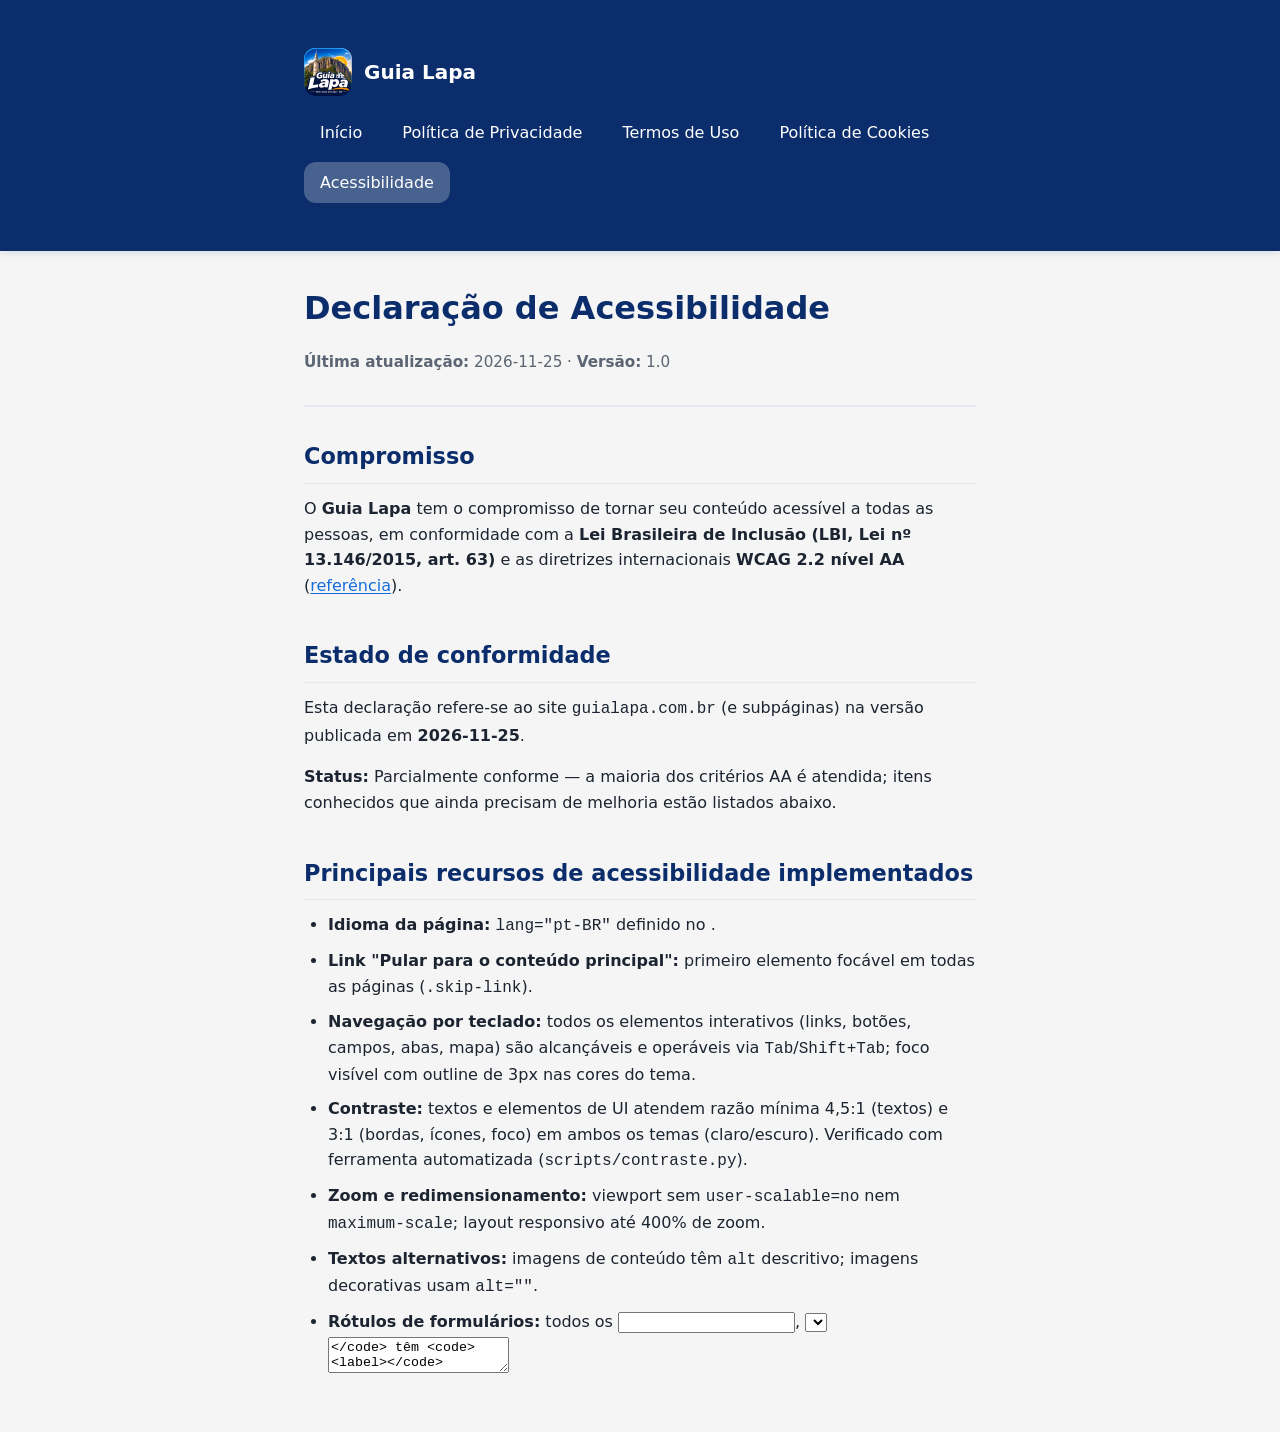
<file: declaracao-de-acessibilidade.html>
<!DOCTYPE html>
<html lang="pt-BR">
<head>
  <meta charset="UTF-8">
  <meta name="viewport" content="width=device-width, initial-scale=1.0">
  <meta name="description" content="Declaração de Acessibilidade do Guia Lapa - Conformidade com LBI e WCAG 2.2 AA">
  <title>Declaração de Acessibilidade | Guia Lapa</title>
  <link rel="stylesheet" href="consentimento.css">
  <link rel="stylesheet" href="style.css">
  <link rel="preload" as="style" href="fonts/inter.css">
  <link rel="stylesheet" href="fonts/inter.css">
  <link rel="preload" as="style" href="fonts/fraunces.css">
  <link rel="stylesheet" href="fonts/fraunces.css">
</head>
<body>
  <a href="#main" class="skip-link">Pular para o conteúdo principal</a>

  <header class="site-header">
    <div class="container header-inner">
      <a href="index.html" class="logo" aria-label="Guia Lapa - Início">
        <img src="marca/logo-192.png" alt="" width="48" height="48" loading="lazy">
        <span>Guia Lapa</span>
      </a>
      <nav class="main-nav" aria-label="Navegação principal">
        <a href="index.html">Início</a>
        <a href="politica-de-privacidade.html">Política de Privacidade</a>
        <a href="termos-de-uso.html">Termos de Uso</a>
        <a href="politica-de-cookies.html">Política de Cookies</a>
        <a href="declaracao-de-acessibilidade.html" aria-current="page">Acessibilidade</a>
      </nav>
    </div>
  </header>

  <main id="main" class="container">
    <article class="legal-page">
      <header class="legal-header">
        <h1>Declaração de Acessibilidade</h1>
        <p class="legal-meta"><strong>Última atualização:</strong> 2026-11-25 · <strong>Versão:</strong> 1.0</p>
      </header>

      <section class="legal-section">
        <h2>Compromisso</h2>
        <p>O <strong>Guia Lapa</strong> tem o compromisso de tornar seu conteúdo acessível a todas as pessoas, em conformidade com a <strong>Lei Brasileira de Inclusão (LBI, Lei nº 13.146/2015, art. 63)</strong> e as diretrizes internacionais <strong>WCAG 2.2 nível AA</strong> (<a href="https://www.w3.org/WAI/WCAG22/quickref/" target="_blank" rel="noopener">referência</a>).</p>
      </section>

      <section class="legal-section">
        <h2>Estado de conformidade</h2>
        <p>Esta declaração refere-se ao site <code>guialapa.com.br</code> (e subpáginas) na versão publicada em <strong>2026-11-25</strong>.</p>
        <p><strong>Status:</strong> Parcialmente conforme — a maioria dos critérios AA é atendida; itens conhecidos que ainda precisam de melhoria estão listados abaixo.</p>
      </section>

      <section class="legal-section">
        <h2>Principais recursos de acessibilidade implementados</h2>
        <ul>
          <li><strong>Idioma da página:</strong> <code>lang="pt-BR"</code> definido no <code><html></code>.</li>
          <li><strong>Link "Pular para o conteúdo principal":</strong> primeiro elemento focável em todas as páginas (<code>.skip-link</code>).</li>
          <li><strong>Navegação por teclado:</strong> todos os elementos interativos (links, botões, campos, abas, mapa) são alcançáveis e operáveis via <kbd>Tab</kbd>/<kbd>Shift+Tab</kbd>; foco visível com outline de 3px nas cores do tema.</li>
          <li><strong>Contraste:</strong> textos e elementos de UI atendem razão mínima 4,5:1 (textos) e 3:1 (bordas, ícones, foco) em ambos os temas (claro/escuro). Verificado com ferramenta automatizada (<code>scripts/contraste.py</code>).</li>
          <li><strong>Zoom e redimensionamento:</strong> viewport sem <code>user-scalable=no</code> nem <code>maximum-scale</code>; layout responsivo até 400% de zoom.</li>
          <li><strong>Textos alternativos:</strong> imagens de conteúdo têm <code>alt</code> descritivo; imagens decorativas usam <code>alt=""</code>.</li>
          <li><strong>Rótulos de formulários:</strong> todos os <code><input></code>, <code><select></code>, <code><textarea></code> têm <code><label></code> explícito ou <code>aria-label</code>.</li>
          <li><strong>Botões de ícone:</strong> botões só com emoji/ícone têm <code>aria-label</code> descritivo.</li>
          <li><strong>Regiões ARIA:</strong> <code>header</code>, <code>main</code>, <code>nav</code>, <code>footer</code>, <code>role="region"</code> no mapa, <code>aria-live="polite"</code> na lista dinâmica.</li>
          <li><strong>Redução de movimento:</strong> respeita <code>prefers-reduced-motion</code> (animações do banner de consentimento e transições de cards desativadas).</li>
          <li><strong>Modo escuro/claro:</strong> alternância por botão no cabeçalho e persistência em <code>localStorage</code>; cores revalidadas em ambos os temas.</li>
          <li><strong>Mapa interativo (Leaflet):</strong> carregado somente após consentimento na categoria "Funcionalidades"; região com <code>role="region" aria-label="Mapa da cidade"</code>; controles de zoom nativos do Leaflet acessíveis por teclado.</li>
          <li><strong>Banner de consentimento de cookies:</strong> botões "Aceitar" e "Rejeitar" com mesmo destaque visual; painel de categorias com checkboxes descritivos; reabertura via botão no rodapé.</li>
        </ul>
      </section>

      <section class="legal-section">
        <h2>Limitações conhecidas e plano de melhoria</h2>
        <table class="legal-table">
          <thead>
            <tr>
              <th>Critério (WCAG)</th>
              <th>Situação</th>
              <th>Plano</th>
            </tr>
          </thead>
          <tbody>
            <tr>
              <td>1.2.2 Legendas em mídia temporária (áudio/vídeo)</td>
              <td>Não se aplica (sem mídia temporal no site atual)</td>
              <td>—</td>
            </tr>
            <tr>
              <td>1.2.3 Audiodescrição ou alternativa para mídia</td>
              <td>Não se aplica</td>
              <td>—</td>
            </tr>
            <tr>
              <td>2.4.7 Foco visível</td>
              <td>Atendido (outline 3px em ambos os temas)</td>
              <td>Revalidar a cada deploy</td>
            </tr>
            <tr>
              <td>3.2.2 Entrada (mudança de contexto só com ação do usuário)</td>
              <td>Atendido</td>
              <td>—</td>
            </tr>
            <tr>
              <td>4.1.3 Mensagens de status (aria-live)</td>
              <td>Parcial — lista de resultados usa <code>aria-live="polite"</code>; toasts de erro/sucesso ainda não implementados</td>
              <td>Implementar <code>aria-live="assertive"</code> para erros críticos na próxima iteração</td>
            </tr>
          </tbody>
        </table>
      </section>

      <section class="legal-section">
        <h2>Tecnologias utilizadas</h2>
        <ul>
          <li>HTML5 semântico, CSS3 (variáveis customizadas, grid, flexbox)</li>
          <li>JavaScript vanilla (ES2022)</li>
          <li>Leaflet.js 1.9.4 (mapa) — carregado sob consentimento</li>
          <li>Supabase (backend, RPC, autenticação)</li>
          <li>PWA (Service Worker, Manifest, instalável)</li>
          <li>Fontes auto-hospedadas: Inter (UI) e Fraunces (títulos) — sem requisições a Google Fonts</li>
        </ul>
      </section>

      <section class="legal-section">
        <h2>Testes realizados</h2>
        <ul>
          <li>Validação HTML (W3C Nu Html Checker) — sem erros.</li>
          <li>Verificação automatizada de contraste (<code>scripts/contraste.py</code>) em ambos os temas.</li>
          <li>Navegação somente por teclado em fluxos principais (busca, chips, detalhe, mapa, consentimento).</li>
          <li>Leitura com NVDA (Windows) e VoiceOver (macOS/iOS) — ordem de leitura coerente, rótulos anunciados.</li>
          <li>Zoom 200% e 400% no Chrome/Edge/Firefox/Safari — sem perda de conteúdo ou função.</li>
          <li>Redução de movimento ativada no SO — animações suprimidas.</li>
        </ul>
      </section>

      <section class="legal-section">
        <h2>Feedback e contato de acessibilidade</h2>
        <p>Se você encontrou uma barreira de acessibilidade ou tem sugestões, entre em contato:</p>
        <ul>
          <li><strong>E-mail:</strong> <a href="mailto:bmourasilvaoliveira@gmail.com">bmourasilvaoliveira@gmail.com</a> (assunto: "Acessibilidade")</li>
          <li><strong>WhatsApp:</strong> <a href="https://wa.me/5577999659126" target="_blank" rel="noopener">(77) 99965-9126</a></li>
          <li><strong>Endereço:</strong> Rua L, 69, Bairro São João, Bom Jesus da Lapa – BA, CEP 47600-000</li>
        </ul>
        <p>Comprometemo-nos a responder em até <strong>10 dias úteis</strong> e a corrigir barreiras críticas o mais rápido possível.</p>
      </section>

      <section class="legal-section">
        <h2>Referências normativas</h2>
        <ul>
          <li>Lei nº 13.146/2015 (LBI) — art. 63</li>
          <li>Decreto nº 10.791/2021 (acessibilidade em sítios eletrônicos da administração pública — referência de boas práticas)</li>
          <li>ABNT NBR 17225 (Acessibilidade em sistemas digitais)</li>
          <li>WCAG 2.2 (W3C) — Nível AA</li>
        </ul>
      </section>
    </article>
  </main>

  <footer class="site-footer">
    <div class="container footer-inner">
      <div class="footer-brand">
        <img src="marca/logo-192.png" alt="" width="48" height="48" loading="lazy">
        <p>Guia Lapa — Guia comercial e turístico de Bom Jesus da Lapa</p>
      </div>
      <nav class="footer-nav" aria-label="Links legais e institucionais">
        <h3>Legal</h3>
        <ul>
          <li><a href="politica-de-privacidade.html">Política de Privacidade</a></li>
          <li><a href="termos-de-uso.html">Termos de Uso</a></li>
          <li><a href="politica-de-cookies.html">Política de Cookies</a></li>
          <li><a href="declaracao-de-acessibilidade.html">Declaração de Acessibilidade</a></li>
        </ul>
      </nav>
      <nav class="footer-nav" aria-label="Contato e redes">
        <h3>Contato</h3>
        <ul>
          <li><a href="mailto:bmourasilvaoliveira@gmail.com">bmourasilvaoliveira@gmail.com</a></li>
          <li><a href="https://wa.me/5577999659126" target="_blank" rel="noopener">(77) 99965-9126</a></li>
          <li>Rua L, 69, Bairro São João<br>Bom Jesus da Lapa – BA, 47600-000</li>
        </ul>
      </nav>
      <div class="footer-company">
        <p><strong>Bruno Moura da Silva Oliveira</strong> · CPF 119.494.764-50</p>
      </div>
      <p class="footer-copyright">&copy; 2026 Guia Lapa. Todos os direitos reservados.</p>
      <button type="button" data-abrir-preferencias-cookies class="footer-cookie-link">Preferências de cookies</button>
    </div>
  </footer>

  <script src="consentimento.js"></script>
</body>
</html>
</file>
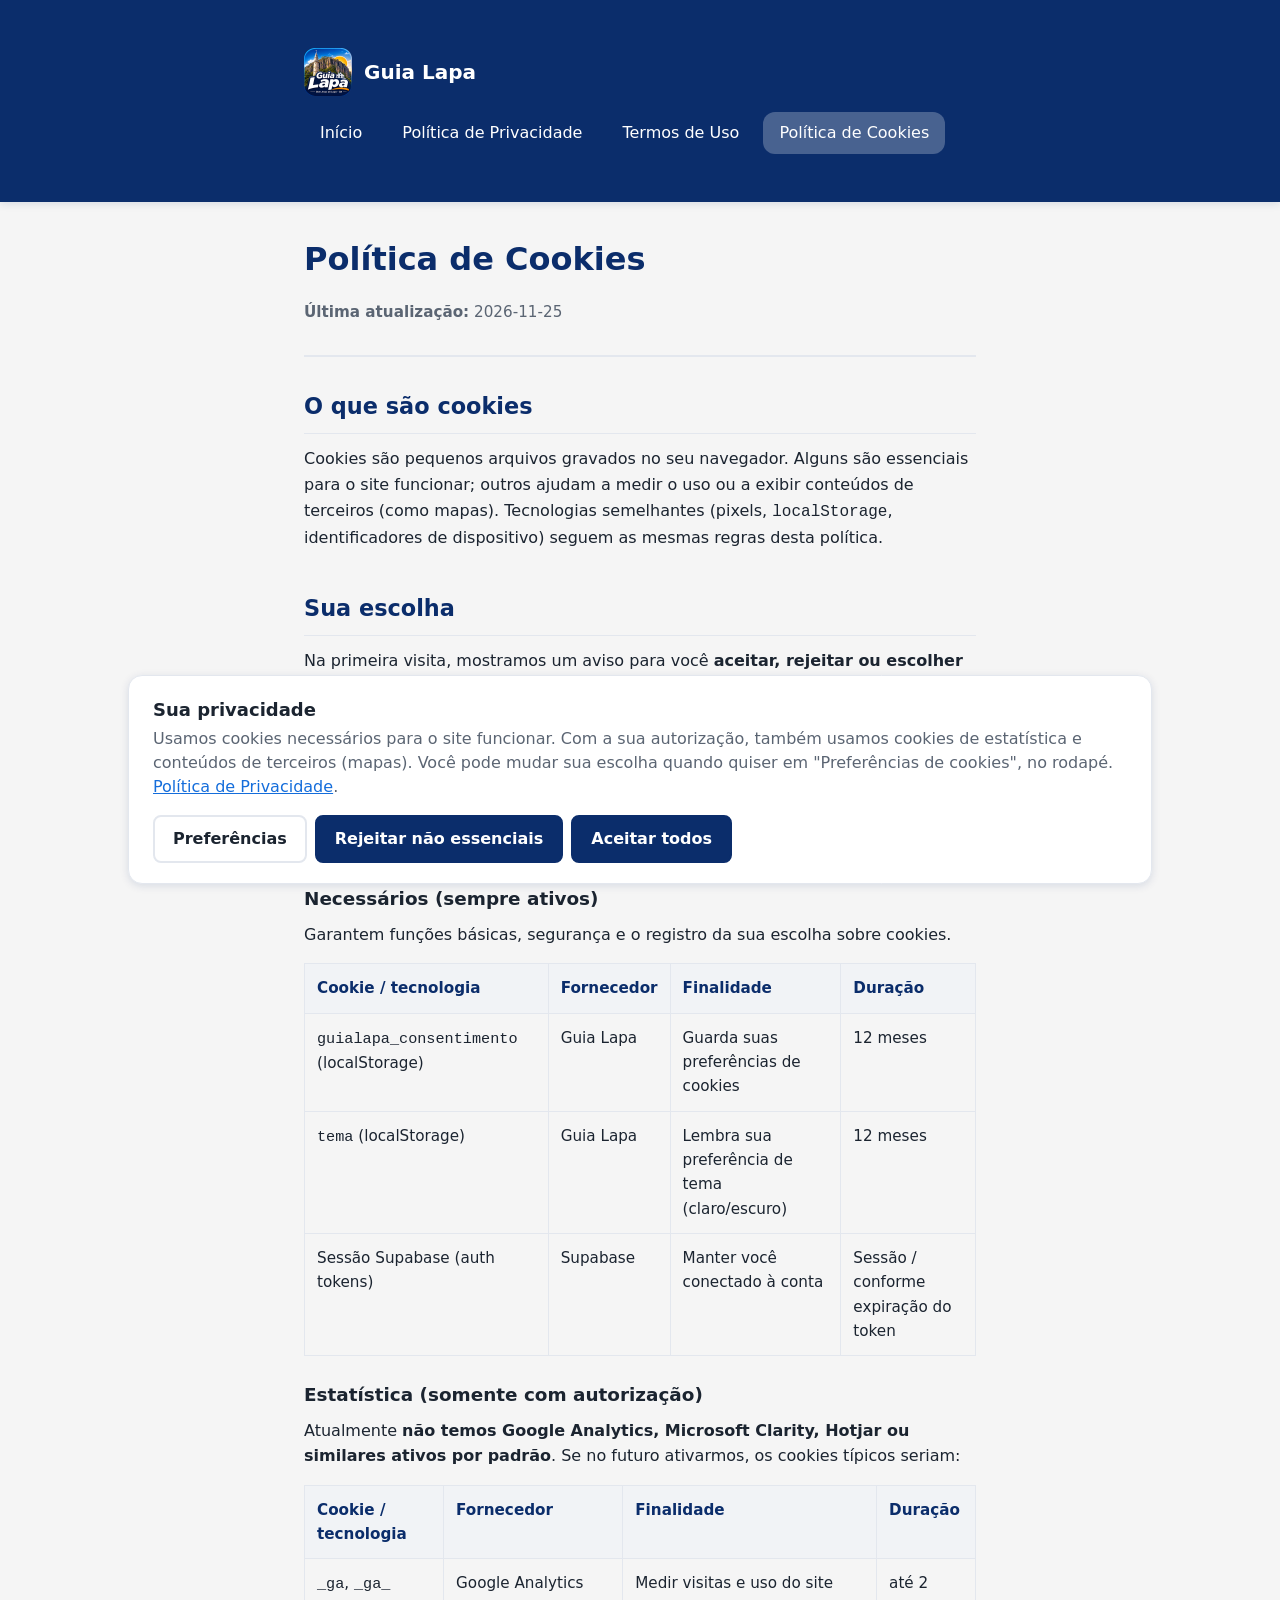
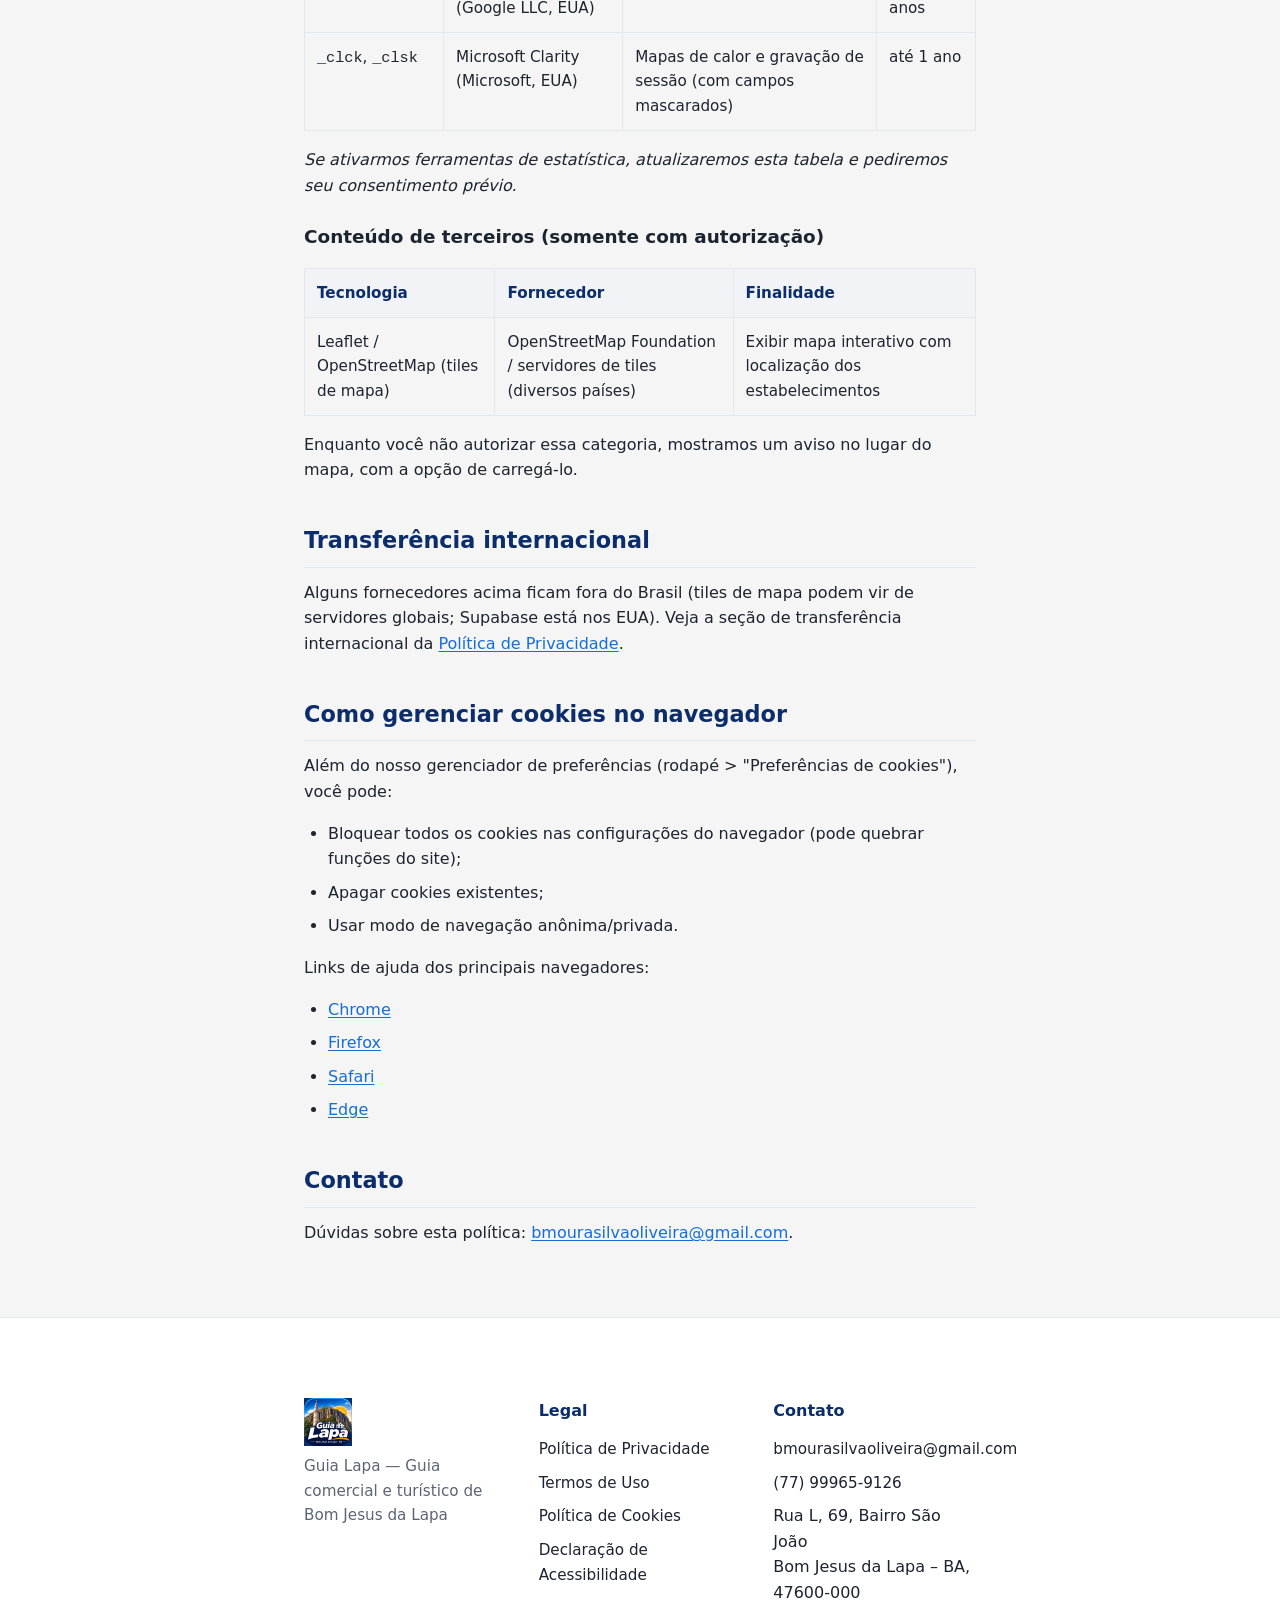
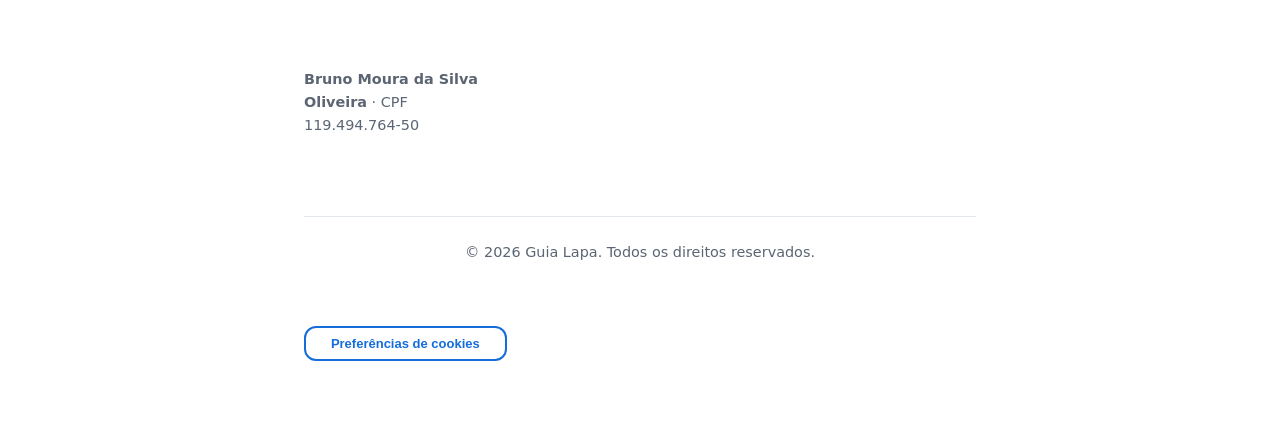
<file: politica-de-cookies.html>
<!DOCTYPE html>
<html lang="pt-BR">
<head>
  <meta charset="UTF-8">
  <meta name="viewport" content="width=device-width, initial-scale=1.0">
  <meta name="description" content="Política de Cookies do Guia Lapa - Quais cookies usamos, para quê e como gerenciar suas preferências">
  <title>Política de Cookies | Guia Lapa</title>
  <link rel="stylesheet" href="consentimento.css">
  <link rel="stylesheet" href="style.css">
  <link rel="preload" as="style" href="fonts/inter.css">
  <link rel="stylesheet" href="fonts/inter.css">
  <link rel="preload" as="style" href="fonts/fraunces.css">
  <link rel="stylesheet" href="fonts/fraunces.css">
</head>
<body>
  <a href="#main" class="skip-link">Pular para o conteúdo principal</a>

  <header class="site-header">
    <div class="container header-inner">
      <a href="index.html" class="logo" aria-label="Guia Lapa - Início">
        <img src="marca/logo-192.png" alt="" width="48" height="48" loading="lazy">
        <span>Guia Lapa</span>
      </a>
      <nav class="main-nav" aria-label="Navegação principal">
        <a href="index.html">Início</a>
        <a href="politica-de-privacidade.html">Política de Privacidade</a>
        <a href="termos-de-uso.html">Termos de Uso</a>
        <a href="politica-de-cookies.html" aria-current="page">Política de Cookies</a>
      </nav>
    </div>
  </header>

  <main id="main" class="container">
    <article class="legal-page">
      <header class="legal-header">
        <h1>Política de Cookies</h1>
        <p class="legal-meta"><strong>Última atualização:</strong> 2026-11-25</p>
      </header>

      <section class="legal-section">
        <h2>O que são cookies</h2>
        <p>Cookies são pequenos arquivos gravados no seu navegador. Alguns são essenciais para o site funcionar; outros ajudam a medir o uso ou a exibir conteúdos de terceiros (como mapas). Tecnologias semelhantes (pixels, <code>localStorage</code>, identificadores de dispositivo) seguem as mesmas regras desta política.</p>
      </section>

      <section class="legal-section">
        <h2>Sua escolha</h2>
        <p>Na primeira visita, mostramos um aviso para você <strong>aceitar, rejeitar ou escolher por categoria</strong>. Cookies não essenciais só são ativados com sua autorização. Você pode mudar a escolha a qualquer momento em <strong>"Preferências de cookies"</strong>, no rodapé do site. Também é possível apagar cookies nas configurações do seu navegador.</p>
      </section>

      <section class="legal-section">
        <h2>Categorias e cookies usados</h2>

        <h3>Necessários (sempre ativos)</h3>
        <p>Garantem funções básicas, segurança e o registro da sua escolha sobre cookies.</p>
        <table class="legal-table">
          <thead>
            <tr>
              <th>Cookie / tecnologia</th>
              <th>Fornecedor</th>
              <th>Finalidade</th>
              <th>Duração</th>
            </tr>
          </thead>
          <tbody>
            <tr>
              <td><code>guialapa_consentimento</code> (localStorage)</td>
              <td>Guia Lapa</td>
              <td>Guarda suas preferências de cookies</td>
              <td>12 meses</td>
            </tr>
            <tr>
              <td><code>tema</code> (localStorage)</td>
              <td>Guia Lapa</td>
              <td>Lembra sua preferência de tema (claro/escuro)</td>
              <td>12 meses</td>
            </tr>
            <tr>
              <td>Sessão Supabase (auth tokens)</td>
              <td>Supabase</td>
              <td>Manter você conectado à conta</td>
              <td>Sessão / conforme expiração do token</td>
            </tr>
          </tbody>
        </table>

        <h3>Estatística (somente com autorização)</h3>
        <p>Atualmente <strong>não temos Google Analytics, Microsoft Clarity, Hotjar ou similares ativos por padrão</strong>. Se no futuro ativarmos, os cookies típicos seriam:</p>
        <table class="legal-table">
          <thead>
            <tr>
              <th>Cookie / tecnologia</th>
              <th>Fornecedor</th>
              <th>Finalidade</th>
              <th>Duração</th>
            </tr>
          </thead>
          <tbody>
            <tr>
              <td><code>_ga</code>, <code>_ga_<ID></code></td>
              <td>Google Analytics (Google LLC, EUA)</td>
              <td>Medir visitas e uso do site</td>
              <td>até 2 anos</td>
            </tr>
            <tr>
              <td><code>_clck</code>, <code>_clsk</code></td>
              <td>Microsoft Clarity (Microsoft, EUA)</td>
              <td>Mapas de calor e gravação de sessão (com campos mascarados)</td>
              <td>até 1 ano</td>
            </tr>
          </tbody>
        </table>
        <p><em>Se ativarmos ferramentas de estatística, atualizaremos esta tabela e pediremos seu consentimento prévio.</em></p>

        <h3>Conteúdo de terceiros (somente com autorização)</h3>
        <table class="legal-table">
          <thead>
            <tr>
              <th>Tecnologia</th>
              <th>Fornecedor</th>
              <th>Finalidade</th>
            </tr>
          </thead>
          <tbody>
            <tr>
              <td>Leaflet / OpenStreetMap (tiles de mapa)</td>
              <td>OpenStreetMap Foundation / servidores de tiles (diversos países)</td>
              <td>Exibir mapa interativo com localização dos estabelecimentos</td>
            </tr>
          </tbody>
        </table>
        <p>Enquanto você não autorizar essa categoria, mostramos um aviso no lugar do mapa, com a opção de carregá-lo.</p>
      </section>

      <section class="legal-section">
        <h2>Transferência internacional</h2>
        <p>Alguns fornecedores acima ficam fora do Brasil (tiles de mapa podem vir de servidores globais; Supabase está nos EUA). Veja a seção de transferência internacional da <a href="politica-de-privacidade.html">Política de Privacidade</a>.</p>
      </section>

      <section class="legal-section">
        <h2>Como gerenciar cookies no navegador</h2>
        <p>Além do nosso gerenciador de preferências (rodapé > "Preferências de cookies"), você pode:</p>
        <ul>
          <li>Bloquear todos os cookies nas configurações do navegador (pode quebrar funções do site);</li>
          <li>Apagar cookies existentes;</li>
          <li>Usar modo de navegação anônima/privada.</li>
        </ul>
        <p>Links de ajuda dos principais navegadores:</p>
        <ul>
          <li><a href="https://support.google.com/chrome/answer/95647" target="_blank" rel="noopener">Chrome</a></li>
          <li><a href="https://support.mozilla.org/pt-BR/kb/ativar-desativar-cookies" target="_blank" rel="noopener">Firefox</a></li>
          <li><a href="https://support.apple.com/pt-br/guide/safari/sfri11471/mac" target="_blank" rel="noopener">Safari</a></li>
          <li><a href="https://support.microsoft.com/pt-br/microsoft-edge/excluir-cookies-no-microsoft-edge-63947406-40ac-c3b8-57b9-2a946a29ae09" target="_blank" rel="noopener">Edge</a></li>
        </ul>
      </section>

      <section class="legal-section">
        <h2>Contato</h2>
        <p>Dúvidas sobre esta política: <a href="mailto:bmourasilvaoliveira@gmail.com">bmourasilvaoliveira@gmail.com</a>.</p>
      </section>
    </article>
  </main>

  <footer class="site-footer">
    <div class="container footer-inner">
      <div class="footer-brand">
        <img src="marca/logo-192.png" alt="" width="48" height="48" loading="lazy">
        <p>Guia Lapa — Guia comercial e turístico de Bom Jesus da Lapa</p>
      </div>
      <nav class="footer-nav" aria-label="Links legais e institucionais">
        <h3>Legal</h3>
        <ul>
          <li><a href="politica-de-privacidade.html">Política de Privacidade</a></li>
          <li><a href="termos-de-uso.html">Termos de Uso</a></li>
          <li><a href="politica-de-cookies.html">Política de Cookies</a></li>
          <li><a href="declaracao-de-acessibilidade.html">Declaração de Acessibilidade</a></li>
        </ul>
      </nav>
      <nav class="footer-nav" aria-label="Contato e redes">
        <h3>Contato</h3>
        <ul>
          <li><a href="mailto:bmourasilvaoliveira@gmail.com">bmourasilvaoliveira@gmail.com</a></li>
          <li><a href="https://wa.me/5577999659126" target="_blank" rel="noopener">(77) 99965-9126</a></li>
          <li>Rua L, 69, Bairro São João<br>Bom Jesus da Lapa – BA, 47600-000</li>
        </ul>
      </nav>
      <div class="footer-company">
        <p><strong>Bruno Moura da Silva Oliveira</strong> · CPF 119.494.764-50</p>
      </div>
      <p class="footer-copyright">&copy; 2026 Guia Lapa. Todos os direitos reservados.</p>
      <button type="button" data-abrir-preferencias-cookies class="footer-cookie-link">Preferências de cookies</button>
    </div>
  </footer>

  <script src="consentimento.js"></script>
</body>
</html>
</file>
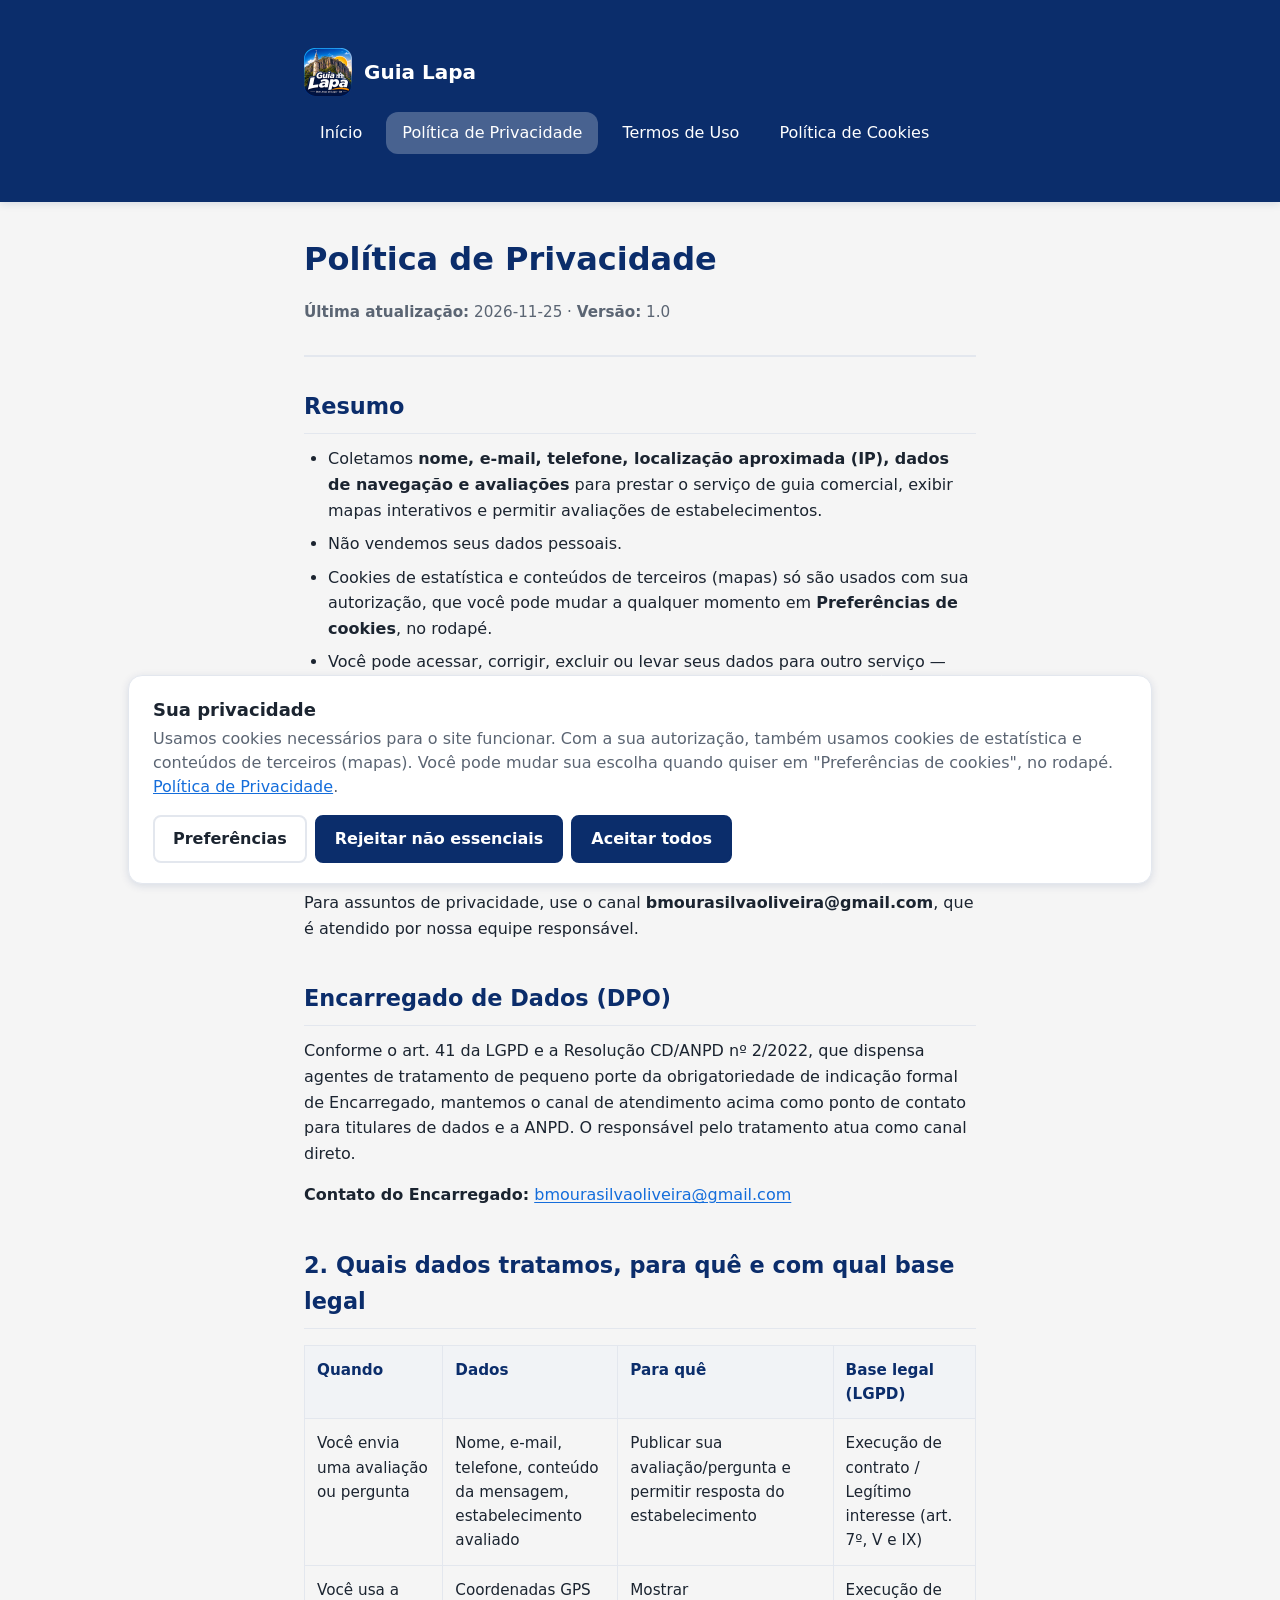
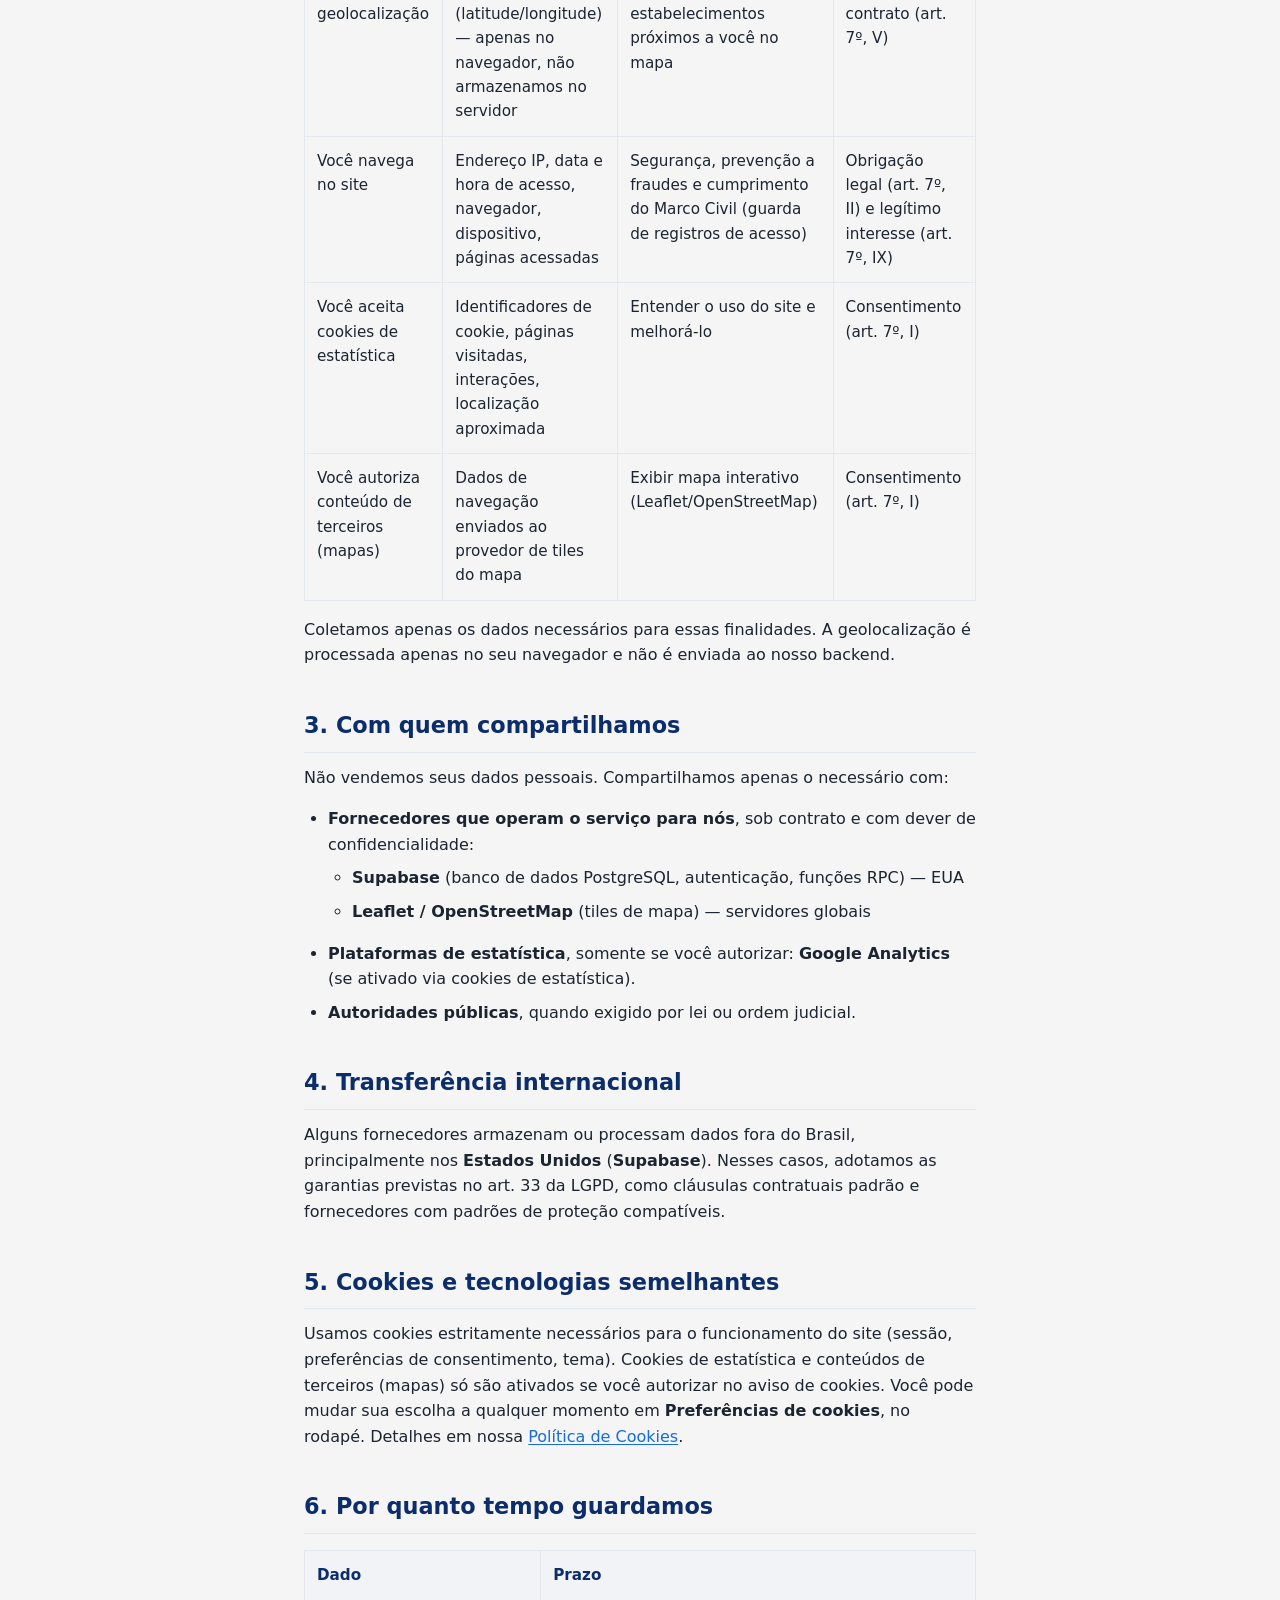
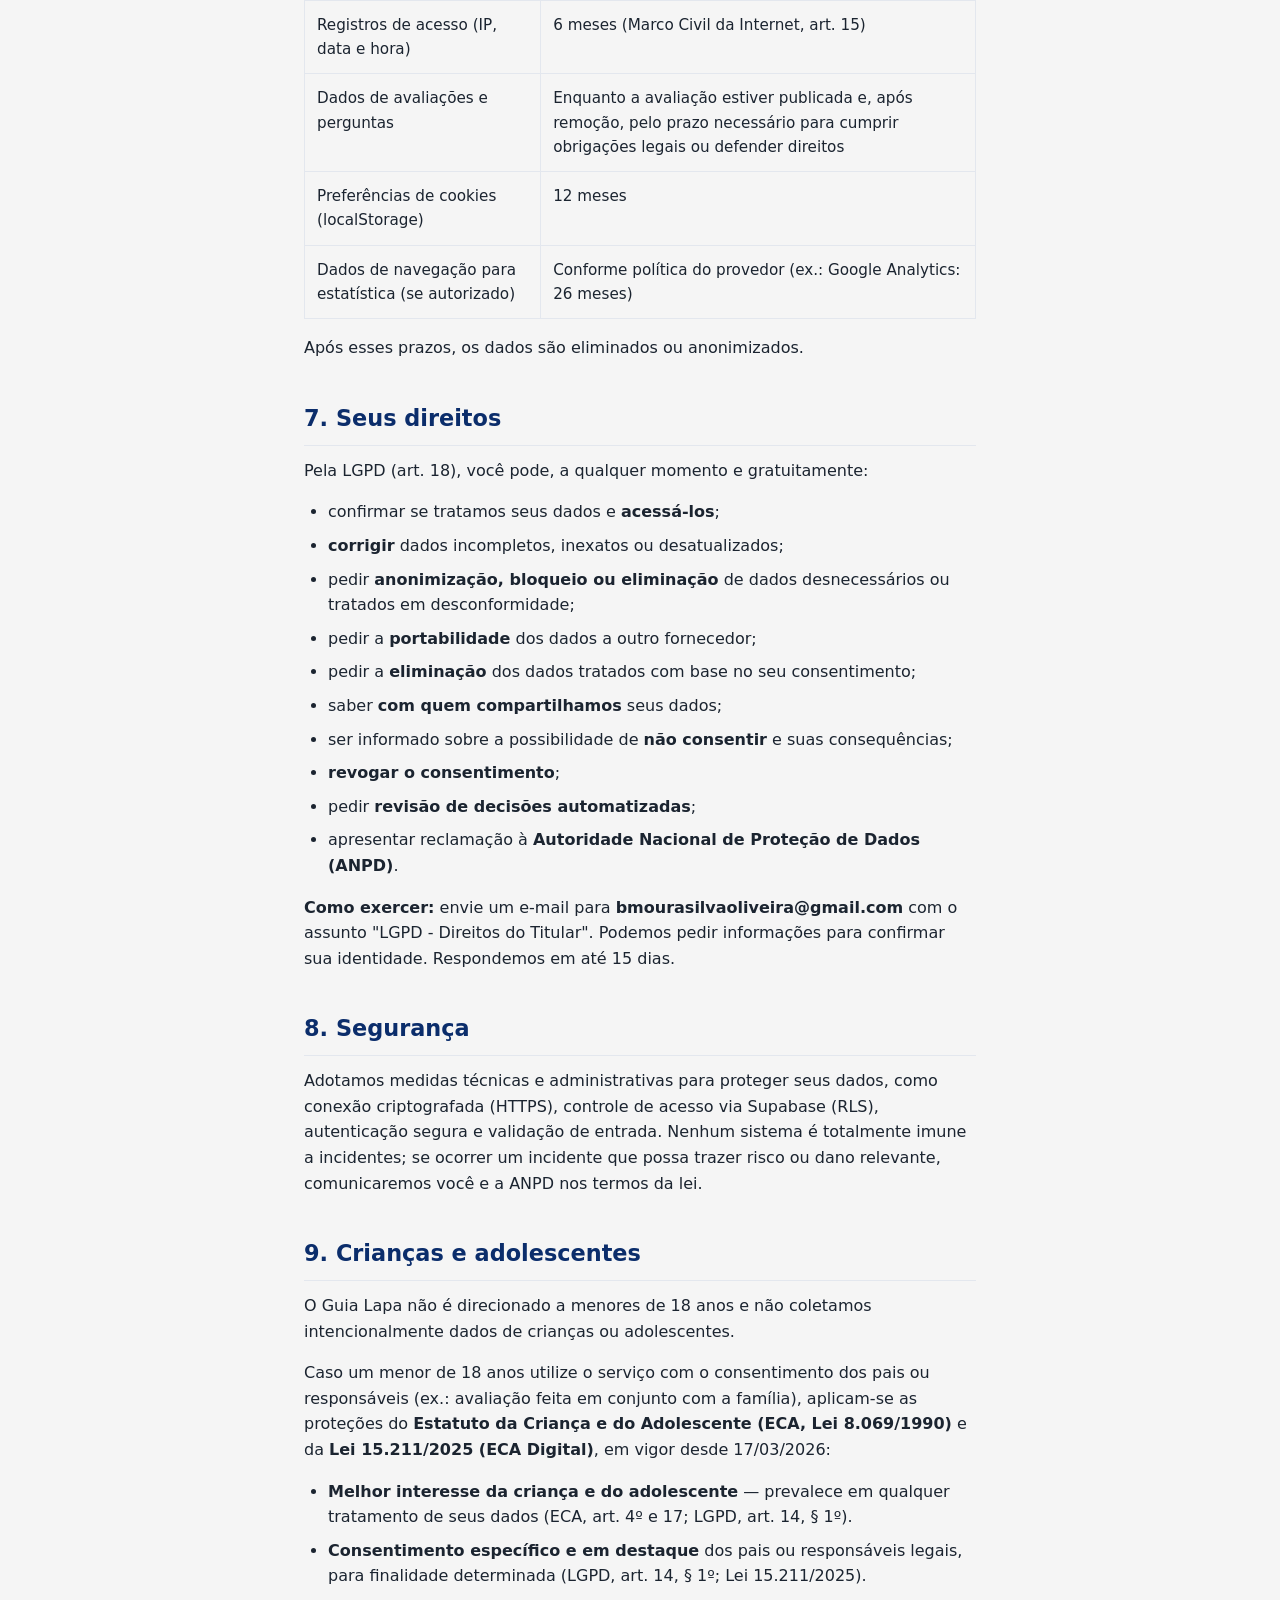
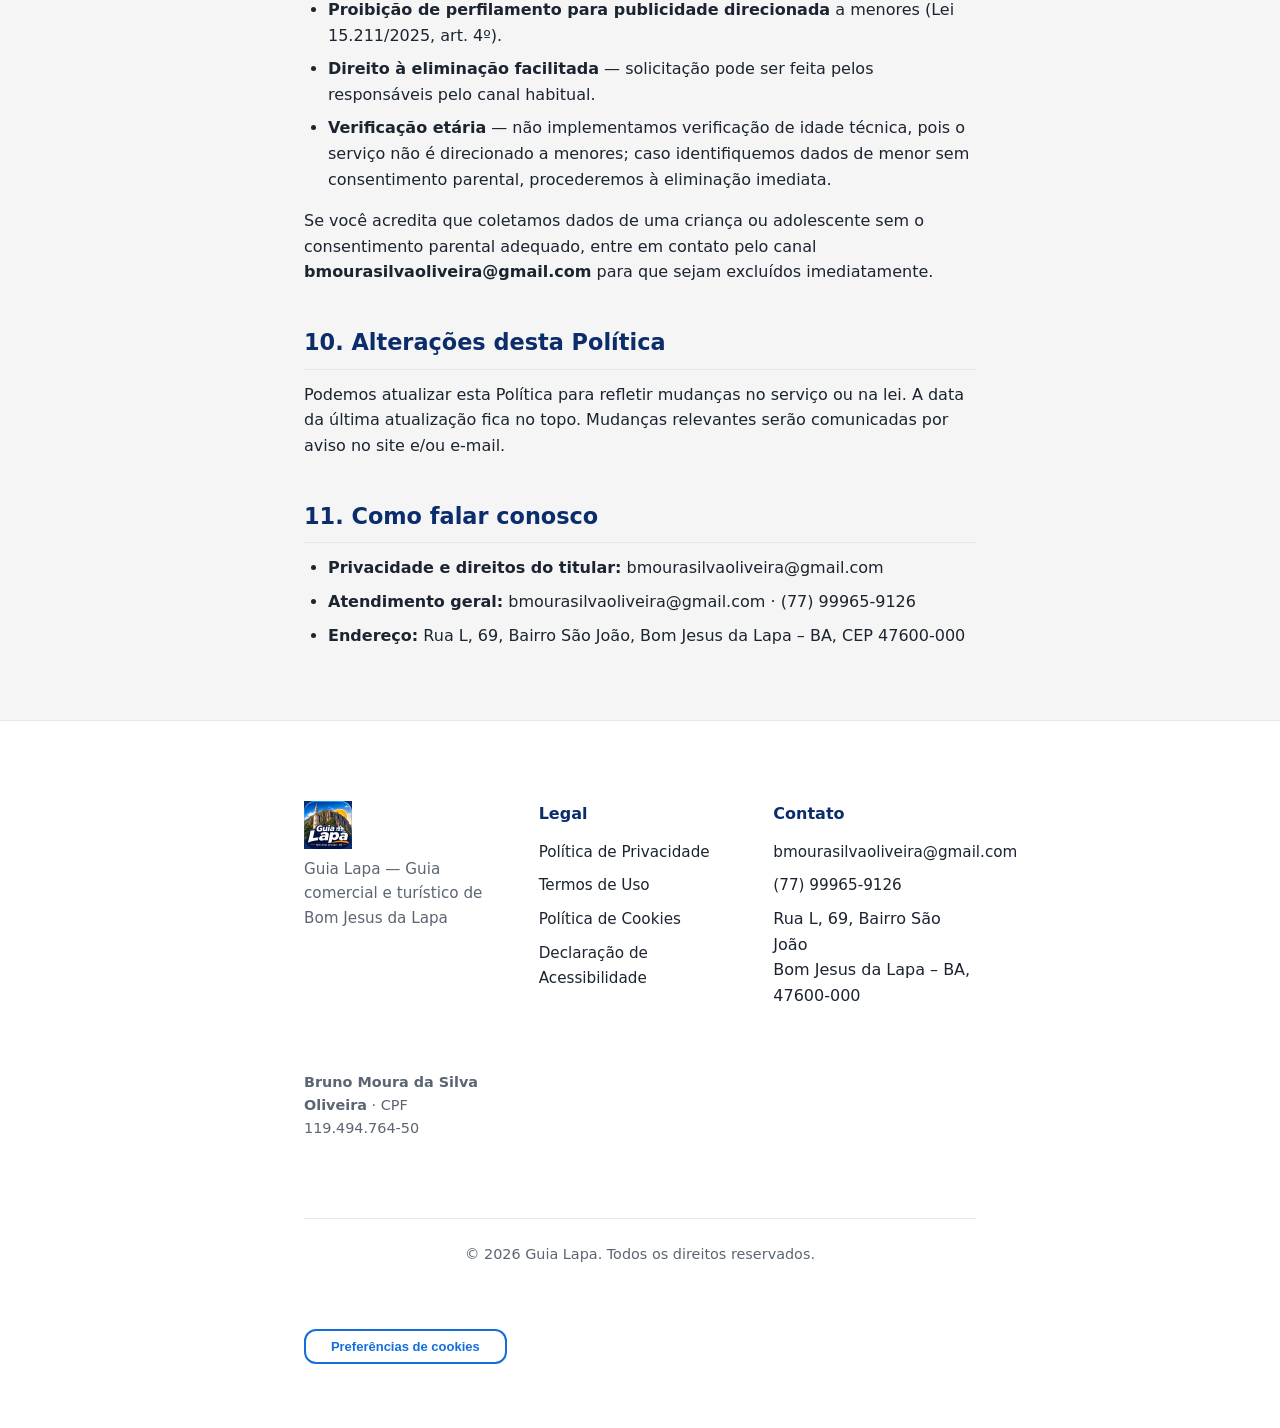
<file: politica-de-privacidade.html>
<!DOCTYPE html>
<html lang="pt-BR">
<head>
  <meta charset="UTF-8">
  <meta name="viewport" content="width=device-width, initial-scale=1.0">
  <meta name="description" content="Política de Privacidade do Guia Lapa - Como tratamos seus dados pessoais conforme a LGPD">
  <title>Política de Privacidade | Guia Lapa</title>
  <link rel="stylesheet" href="consentimento.css">
  <link rel="stylesheet" href="style.css">
  <link rel="preload" as="style" href="fonts/inter.css">
  <link rel="stylesheet" href="fonts/inter.css">
  <link rel="preload" as="style" href="fonts/fraunces.css">
  <link rel="stylesheet" href="fonts/fraunces.css">
</head>
<body>
  <a href="#main" class="skip-link">Pular para o conteúdo principal</a>

  <header class="site-header">
    <div class="container header-inner">
      <a href="index.html" class="logo" aria-label="Guia Lapa - Início">
        <img src="marca/logo-192.png" alt="" width="48" height="48" loading="lazy">
        <span>Guia Lapa</span>
      </a>
      <nav class="main-nav" aria-label="Navegação principal">
        <a href="index.html">Início</a>
        <a href="politica-de-privacidade.html" aria-current="page">Política de Privacidade</a>
        <a href="termos-de-uso.html">Termos de Uso</a>
        <a href="politica-de-cookies.html">Política de Cookies</a>
      </nav>
    </div>
  </header>

  <main id="main" class="container">
    <article class="legal-page">
      <header class="legal-header">
        <h1>Política de Privacidade</h1>
        <p class="legal-meta"><strong>Última atualização:</strong> 2026-11-25 · <strong>Versão:</strong> 1.0</p>
      </header>

      <section class="legal-section">
        <h2>Resumo</h2>
        <ul>
          <li>Coletamos <strong>nome, e-mail, telefone, localização aproximada (IP), dados de navegação e avaliações</strong> para prestar o serviço de guia comercial, exibir mapas interativos e permitir avaliações de estabelecimentos.</li>
          <li>Não vendemos seus dados pessoais.</li>
          <li>Cookies de estatística e conteúdos de terceiros (mapas) só são usados com sua autorização, que você pode mudar a qualquer momento em <strong>Preferências de cookies</strong>, no rodapé.</li>
          <li>Você pode acessar, corrigir, excluir ou levar seus dados para outro serviço — veja <a href="#direitos">Seus direitos</a>.</li>
        </ul>
      </section>

      <section class="legal-section" id="controlador">
        <h2>1. Quem é o responsável pelos seus dados</h2>
        <p>O controlador é <strong>Bruno Moura da Silva Oliveira</strong>, inscrito no CPF <strong>119.494.764-50</strong>, com endereço em <strong>Rua L, 69, Bairro São João, Bom Jesus da Lapa – BA, CEP 47600-000</strong>.</p>
        <p>Para assuntos de privacidade, use o canal <strong>bmourasilvaoliveira@gmail.com</strong>, que é atendido por nossa equipe responsável.</p>
      </section>

      <section class="legal-section" id="encarregado">
        <h2>Encarregado de Dados (DPO)</h2>
        <p>Conforme o art. 41 da LGPD e a Resolução CD/ANPD nº 2/2022, que dispensa agentes de tratamento de pequeno porte da obrigatoriedade de indicação formal de Encarregado, mantemos o canal de atendimento acima como ponto de contato para titulares de dados e a ANPD. O responsável pelo tratamento atua como canal direto.</p>
        <p><strong>Contato do Encarregado:</strong> <a href="mailto:bmourasilvaoliveira@gmail.com">bmourasilvaoliveira@gmail.com</a></p>
      </section>

      <section class="legal-section" id="dados-tratados">
        <h2>2. Quais dados tratamos, para quê e com qual base legal</h2>
        <table class="legal-table">
          <thead>
            <tr>
              <th>Quando</th>
              <th>Dados</th>
              <th>Para quê</th>
              <th>Base legal (LGPD)</th>
            </tr>
          </thead>
          <tbody>
            <tr>
              <td>Você envia uma avaliação ou pergunta</td>
              <td>Nome, e-mail, telefone, conteúdo da mensagem, estabelecimento avaliado</td>
              <td>Publicar sua avaliação/pergunta e permitir resposta do estabelecimento</td>
              <td>Execução de contrato / Legítimo interesse (art. 7º, V e IX)</td>
            </tr>
            <tr>
              <td>Você usa a geolocalização</td>
              <td>Coordenadas GPS (latitude/longitude) — apenas no navegador, não armazenamos no servidor</td>
              <td>Mostrar estabelecimentos próximos a você no mapa</td>
              <td>Execução de contrato (art. 7º, V)</td>
            </tr>
            <tr>
              <td>Você navega no site</td>
              <td>Endereço IP, data e hora de acesso, navegador, dispositivo, páginas acessadas</td>
              <td>Segurança, prevenção a fraudes e cumprimento do Marco Civil (guarda de registros de acesso)</td>
              <td>Obrigação legal (art. 7º, II) e legítimo interesse (art. 7º, IX)</td>
            </tr>
            <tr>
              <td>Você aceita cookies de estatística</td>
              <td>Identificadores de cookie, páginas visitadas, interações, localização aproximada</td>
              <td>Entender o uso do site e melhorá-lo</td>
              <td>Consentimento (art. 7º, I)</td>
            </tr>
            <tr>
              <td>Você autoriza conteúdo de terceiros (mapas)</td>
              <td>Dados de navegação enviados ao provedor de tiles do mapa</td>
              <td>Exibir mapa interativo (Leaflet/OpenStreetMap)</td>
              <td>Consentimento (art. 7º, I)</td>
            </tr>
          </tbody>
        </table>
        <p>Coletamos apenas os dados necessários para essas finalidades. A geolocalização é processada apenas no seu navegador e não é enviada ao nosso backend.</p>
      </section>

      <section class="legal-section" id="compartilhamento">
        <h2>3. Com quem compartilhamos</h2>
        <p>Não vendemos seus dados pessoais. Compartilhamos apenas o necessário com:</p>
        <ul>
          <li><strong>Fornecedores que operam o serviço para nós</strong>, sob contrato e com dever de confidencialidade:
            <ul>
              <li><strong>Supabase</strong> (banco de dados PostgreSQL, autenticação, funções RPC) — EUA</li>
              <li><strong>Leaflet / OpenStreetMap</strong> (tiles de mapa) — servidores globais</li>
            </ul>
          </li>
          <li><strong>Plataformas de estatística</strong>, somente se você autorizar: <strong>Google Analytics</strong> (se ativado via cookies de estatística).</li>
          <li><strong>Autoridades públicas</strong>, quando exigido por lei ou ordem judicial.</li>
        </ul>
      </section>

      <section class="legal-section" id="transferencia-internacional">
        <h2>4. Transferência internacional</h2>
        <p>Alguns fornecedores armazenam ou processam dados fora do Brasil, principalmente nos <strong>Estados Unidos</strong> (<strong>Supabase</strong>). Nesses casos, adotamos as garantias previstas no art. 33 da LGPD, como cláusulas contratuais padrão e fornecedores com padrões de proteção compatíveis.</p>
      </section>

      <section class="legal-section" id="cookies">
        <h2>5. Cookies e tecnologias semelhantes</h2>
        <p>Usamos cookies estritamente necessários para o funcionamento do site (sessão, preferências de consentimento, tema). Cookies de estatística e conteúdos de terceiros (mapas) só são ativados se você autorizar no aviso de cookies. Você pode mudar sua escolha a qualquer momento em <strong>Preferências de cookies</strong>, no rodapé. Detalhes em nossa <a href="politica-de-cookies.html">Política de Cookies</a>.</p>
      </section>

      <section class="legal-section" id="retencao">
        <h2>6. Por quanto tempo guardamos</h2>
        <table class="legal-table">
          <thead>
            <tr>
              <th>Dado</th>
              <th>Prazo</th>
            </tr>
          </thead>
          <tbody>
            <tr>
              <td>Registros de acesso (IP, data e hora)</td>
              <td>6 meses (Marco Civil da Internet, art. 15)</td>
            </tr>
            <tr>
              <td>Dados de avaliações e perguntas</td>
              <td>Enquanto a avaliação estiver publicada e, após remoção, pelo prazo necessário para cumprir obrigações legais ou defender direitos</td>
            </tr>
            <tr>
              <td>Preferências de cookies (localStorage)</td>
              <td>12 meses</td>
            </tr>
            <tr>
              <td>Dados de navegação para estatística (se autorizado)</td>
              <td>Conforme política do provedor (ex.: Google Analytics: 26 meses)</td>
            </tr>
          </tbody>
        </table>
        <p>Após esses prazos, os dados são eliminados ou anonimizados.</p>
      </section>

      <section class="legal-section" id="direitos">
        <h2>7. Seus direitos</h2>
        <p>Pela LGPD (art. 18), você pode, a qualquer momento e gratuitamente:</p>
        <ul>
          <li>confirmar se tratamos seus dados e <strong>acessá-los</strong>;</li>
          <li><strong>corrigir</strong> dados incompletos, inexatos ou desatualizados;</li>
          <li>pedir <strong>anonimização, bloqueio ou eliminação</strong> de dados desnecessários ou tratados em desconformidade;</li>
          <li>pedir a <strong>portabilidade</strong> dos dados a outro fornecedor;</li>
          <li>pedir a <strong>eliminação</strong> dos dados tratados com base no seu consentimento;</li>
          <li>saber <strong>com quem compartilhamos</strong> seus dados;</li>
          <li>ser informado sobre a possibilidade de <strong>não consentir</strong> e suas consequências;</li>
          <li><strong>revogar o consentimento</strong>;</li>
          <li>pedir <strong>revisão de decisões automatizadas</strong>;</li>
          <li>apresentar reclamação à <strong>Autoridade Nacional de Proteção de Dados (ANPD)</strong>.</li>
        </ul>
        <p><strong>Como exercer:</strong> envie um e-mail para <strong>bmourasilvaoliveira@gmail.com</strong> com o assunto "LGPD - Direitos do Titular". Podemos pedir informações para confirmar sua identidade. Respondemos em até 15 dias.</p>
      </section>

      <section class="legal-section" id="seguranca">
        <h2>8. Segurança</h2>
        <p>Adotamos medidas técnicas e administrativas para proteger seus dados, como conexão criptografada (HTTPS), controle de acesso via Supabase (RLS), autenticação segura e validação de entrada. Nenhum sistema é totalmente imune a incidentes; se ocorrer um incidente que possa trazer risco ou dano relevante, comunicaremos você e a ANPD nos termos da lei.</p>
      </section>

      <section class="legal-section" id="criancas">
        <h2>9. Crianças e adolescentes</h2>
        <p>O Guia Lapa não é direcionado a menores de 18 anos e não coletamos intencionalmente dados de crianças ou adolescentes.</p>
        <p>Caso um menor de 18 anos utilize o serviço com o consentimento dos pais ou responsáveis (ex.: avaliação feita em conjunto com a família), aplicam-se as proteções do <strong>Estatuto da Criança e do Adolescente (ECA, Lei 8.069/1990)</strong> e da <strong>Lei 15.211/2025 (ECA Digital)</strong>, em vigor desde 17/03/2026:</p>
        <ul>
          <li><strong>Melhor interesse da criança e do adolescente</strong> — prevalece em qualquer tratamento de seus dados (ECA, art. 4º e 17; LGPD, art. 14, § 1º).</li>
          <li><strong>Consentimento específico e em destaque</strong> dos pais ou responsáveis legais, para finalidade determinada (LGPD, art. 14, § 1º; Lei 15.211/2025).</li>
          <li><strong>Proibição de perfilamento para publicidade direcionada</strong> a menores (Lei 15.211/2025, art. 4º).</li>
          <li><strong>Direito à eliminação facilitada</strong> — solicitação pode ser feita pelos responsáveis pelo canal habitual.</li>
          <li><strong>Verificação etária</strong> — não implementamos verificação de idade técnica, pois o serviço não é direcionado a menores; caso identifiquemos dados de menor sem consentimento parental, procederemos à eliminação imediata.</li>
        </ul>
        <p>Se você acredita que coletamos dados de uma criança ou adolescente sem o consentimento parental adequado, entre em contato pelo canal <strong>bmourasilvaoliveira@gmail.com</strong> para que sejam excluídos imediatamente.</p>
      </section>

      <section class="legal-section" id="alteracoes">
        <h2>10. Alterações desta Política</h2>
        <p>Podemos atualizar esta Política para refletir mudanças no serviço ou na lei. A data da última atualização fica no topo. Mudanças relevantes serão comunicadas por aviso no site e/ou e-mail.</p>
      </section>

      <section class="legal-section" id="contato">
        <h2>11. Como falar conosco</h2>
        <ul>
          <li><strong>Privacidade e direitos do titular:</strong> bmourasilvaoliveira@gmail.com</li>
          <li><strong>Atendimento geral:</strong> bmourasilvaoliveira@gmail.com · (77) 99965-9126</li>
          <li><strong>Endereço:</strong> Rua L, 69, Bairro São João, Bom Jesus da Lapa – BA, CEP 47600-000</li>
        </ul>
      </section>
    </article>
  </main>

  <footer class="site-footer">
    <div class="container footer-inner">
      <div class="footer-brand">
        <img src="marca/logo-192.png" alt="" width="48" height="48" loading="lazy">
        <p>Guia Lapa — Guia comercial e turístico de Bom Jesus da Lapa</p>
      </div>
      <nav class="footer-nav" aria-label="Links legais e institucionais">
        <h3>Legal</h3>
        <ul>
          <li><a href="politica-de-privacidade.html">Política de Privacidade</a></li>
          <li><a href="termos-de-uso.html">Termos de Uso</a></li>
          <li><a href="politica-de-cookies.html">Política de Cookies</a></li>
          <li><a href="declaracao-de-acessibilidade.html">Declaração de Acessibilidade</a></li>
        </ul>
      </nav>
      <nav class="footer-nav" aria-label="Contato e redes">
        <h3>Contato</h3>
        <ul>
          <li><a href="mailto:bmourasilvaoliveira@gmail.com">bmourasilvaoliveira@gmail.com</a></li>
          <li><a href="https://wa.me/5577999659126" target="_blank" rel="noopener">(77) 99965-9126</a></li>
          <li>Rua L, 69, Bairro São João<br>Bom Jesus da Lapa – BA, 47600-000</li>
        </ul>
      </nav>
      <div class="footer-company">
        <p><strong>Bruno Moura da Silva Oliveira</strong> · CPF 119.494.764-50</p>
      </div>
      <p class="footer-copyright">&copy; 2026 Guia Lapa. Todos os direitos reservados.</p>
      <button type="button" data-abrir-preferencias-cookies class="footer-cookie-link">Preferências de cookies</button>
    </div>
  </footer>

  <script src="consentimento.js"></script>
</body>
</html>
</file>
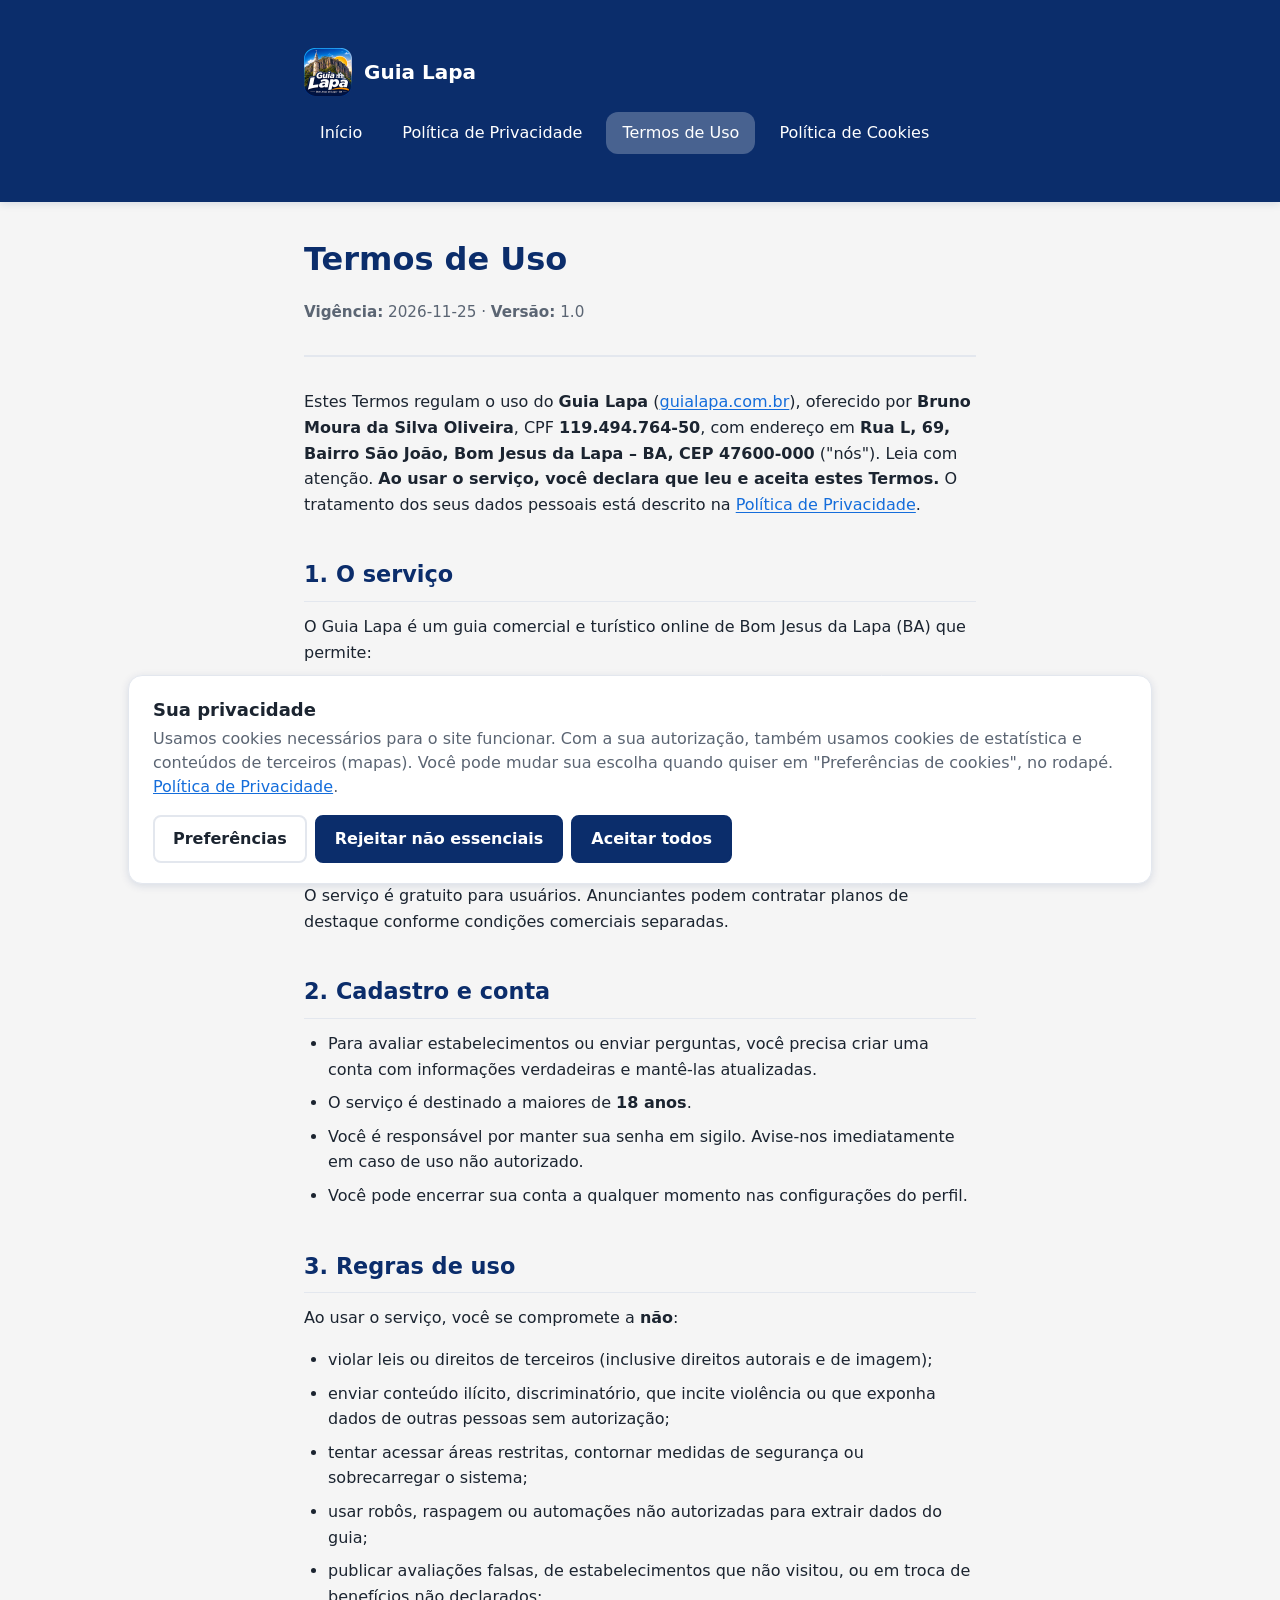
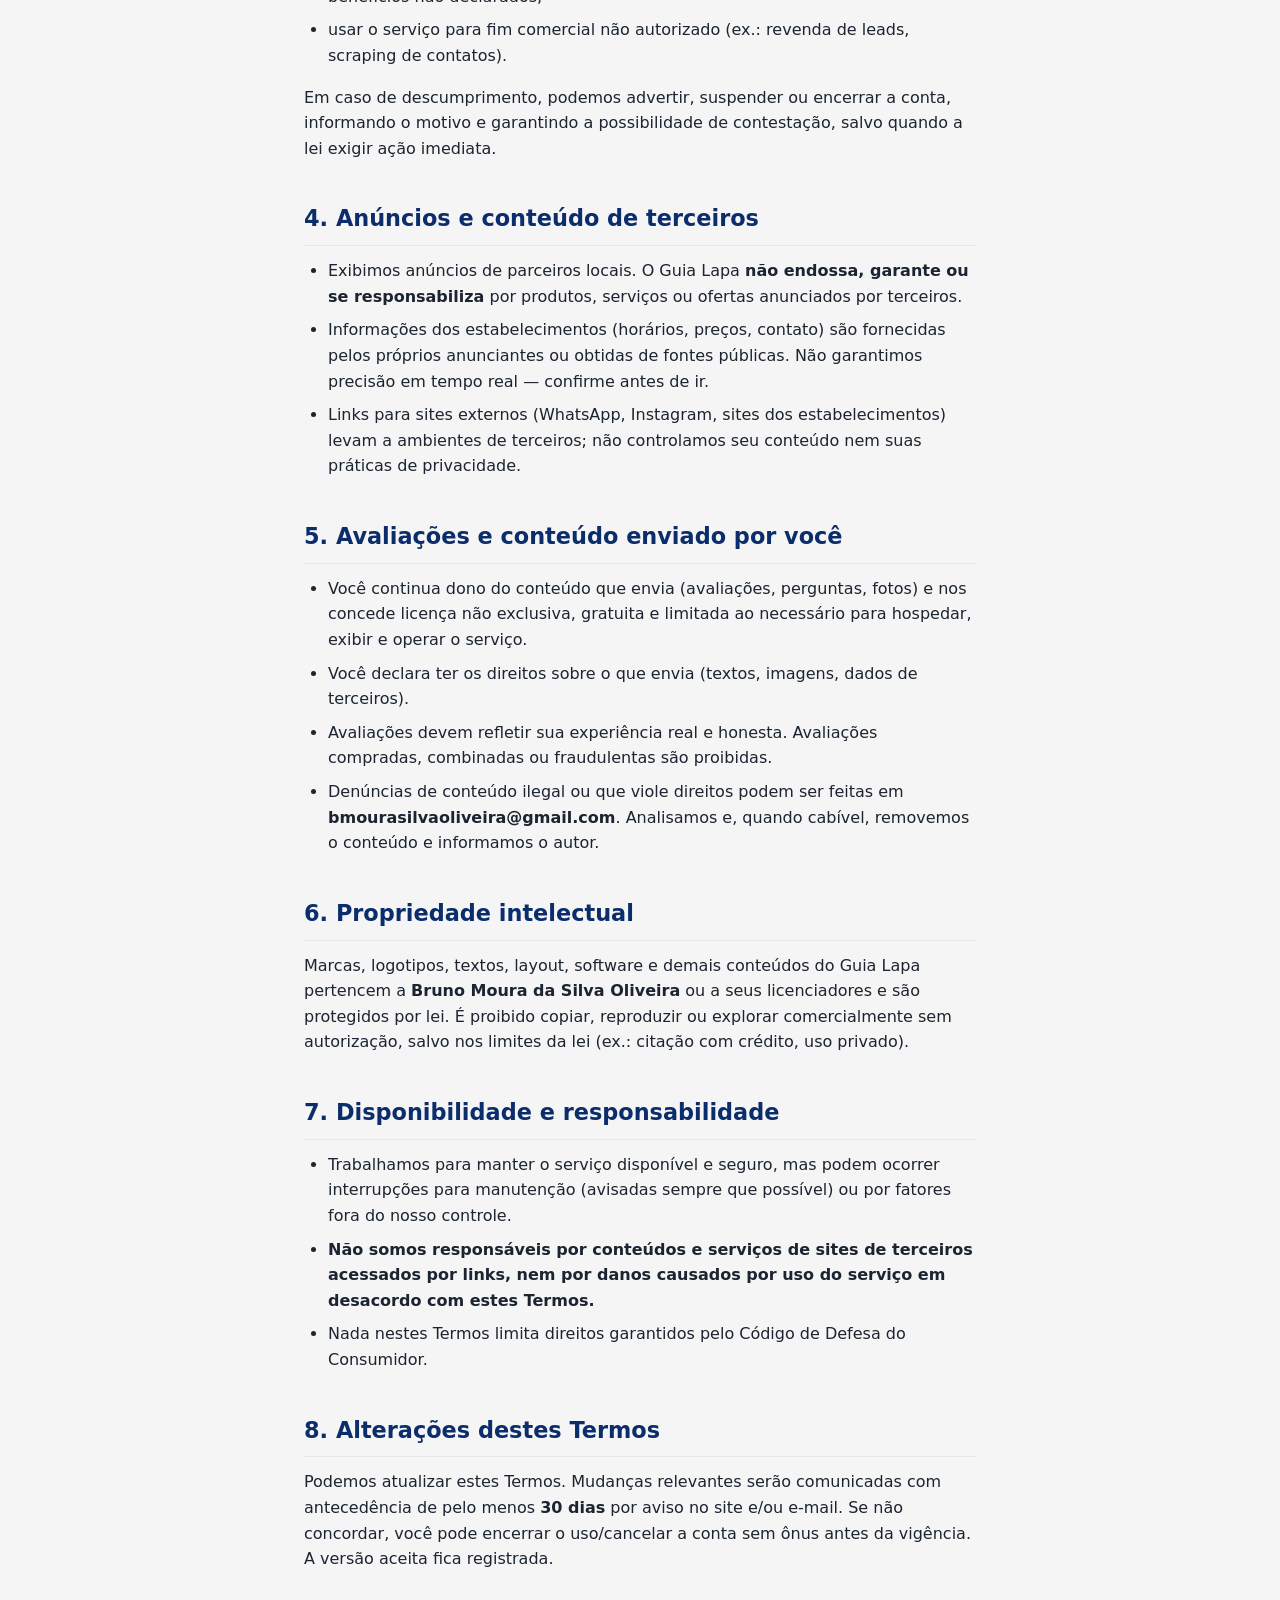
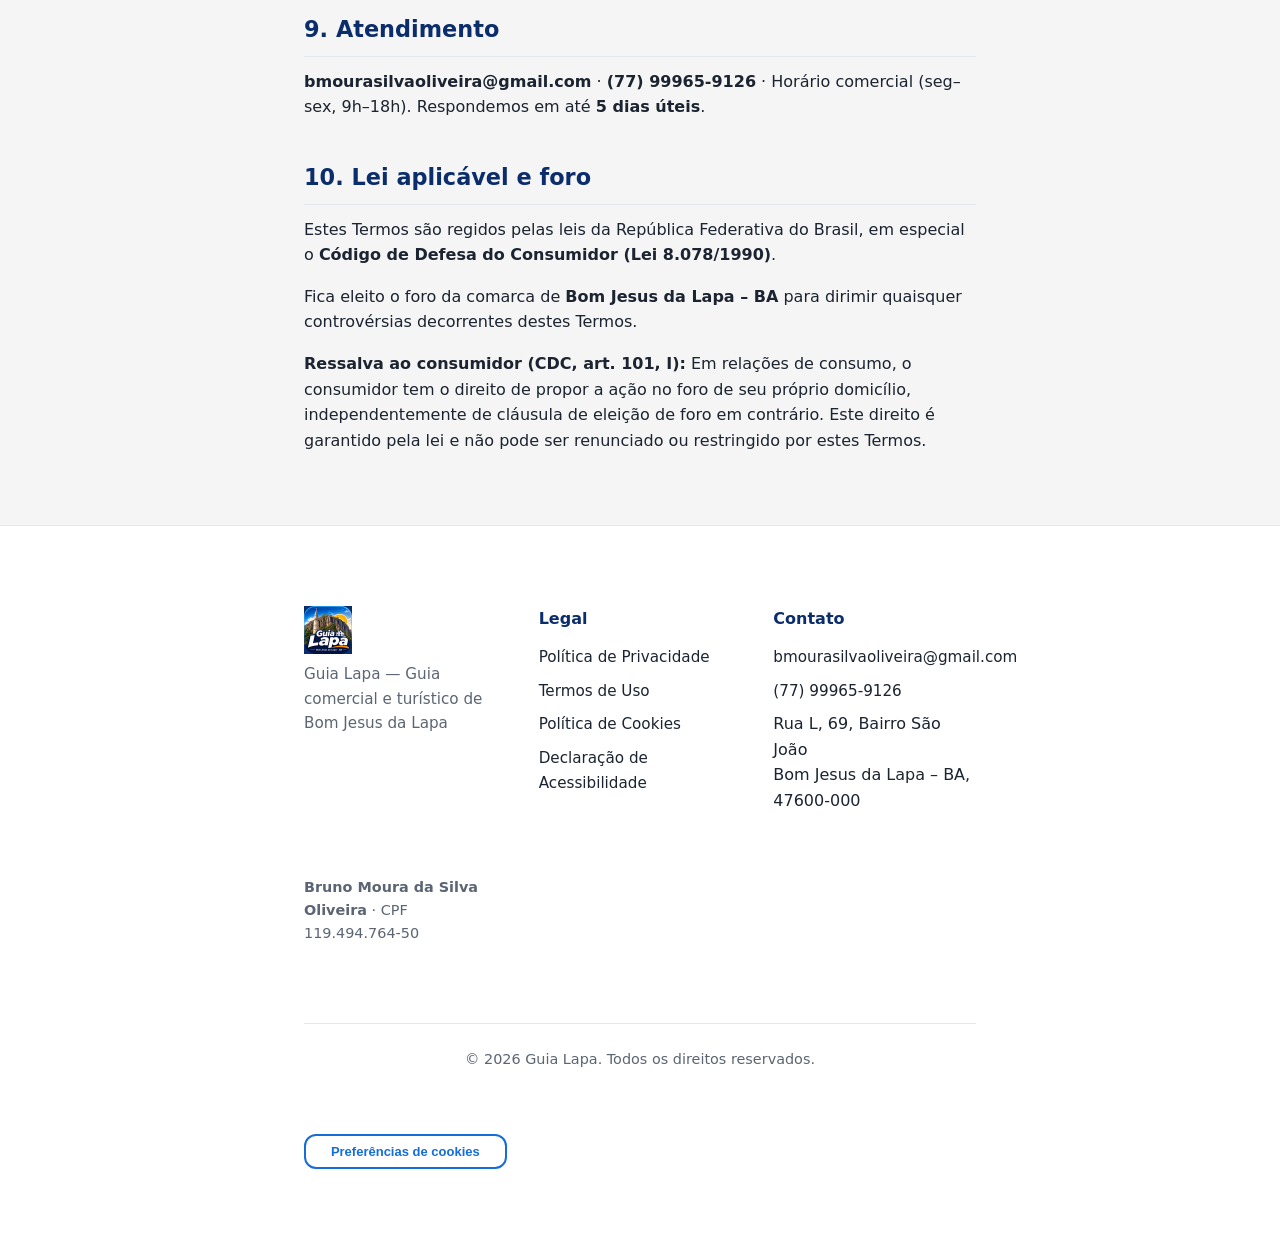
<file: termos-de-uso.html>
<!DOCTYPE html>
<html lang="pt-BR">
<head>
  <meta charset="UTF-8">
  <meta name="viewport" content="width=device-width, initial-scale=1.0">
  <meta name="description" content="Termos de Uso do Guia Lapa - Regras para uso do guia comercial e turístico de Bom Jesus da Lapa">
  <title>Termos de Uso | Guia Lapa</title>
  <link rel="stylesheet" href="consentimento.css">
  <link rel="stylesheet" href="style.css">
  <link rel="preload" as="style" href="fonts/inter.css">
  <link rel="stylesheet" href="fonts/inter.css">
  <link rel="preload" as="style" href="fonts/fraunces.css">
  <link rel="stylesheet" href="fonts/fraunces.css">
</head>
<body>
  <a href="#main" class="skip-link">Pular para o conteúdo principal</a>

  <header class="site-header">
    <div class="container header-inner">
      <a href="index.html" class="logo" aria-label="Guia Lapa - Início">
        <img src="marca/logo-192.png" alt="" width="48" height="48" loading="lazy">
        <span>Guia Lapa</span>
      </a>
      <nav class="main-nav" aria-label="Navegação principal">
        <a href="index.html">Início</a>
        <a href="politica-de-privacidade.html">Política de Privacidade</a>
        <a href="termos-de-uso.html" aria-current="page">Termos de Uso</a>
        <a href="politica-de-cookies.html">Política de Cookies</a>
      </nav>
    </div>
  </header>

  <main id="main" class="container">
    <article class="legal-page">
      <header class="legal-header">
        <h1>Termos de Uso</h1>
        <p class="legal-meta"><strong>Vigência:</strong> 2026-11-25 · <strong>Versão:</strong> 1.0</p>
      </header>

      <section class="legal-section">
        <p>Estes Termos regulam o uso do <strong>Guia Lapa</strong> (<a href="https://guialapa.com.br">guialapa.com.br</a>), oferecido por <strong>Bruno Moura da Silva Oliveira</strong>, CPF <strong>119.494.764-50</strong>, com endereço em <strong>Rua L, 69, Bairro São João, Bom Jesus da Lapa – BA, CEP 47600-000</strong> ("nós"). Leia com atenção. <strong>Ao usar o serviço, você declara que leu e aceita estes Termos.</strong> O tratamento dos seus dados pessoais está descrito na <a href="politica-de-privacidade.html">Política de Privacidade</a>.</p>
      </section>

      <section class="legal-section" id="servico">
        <h2>1. O serviço</h2>
        <p>O Guia Lapa é um guia comercial e turístico online de Bom Jesus da Lapa (BA) que permite:</p>
        <ul>
          <li>Buscar e visualizar estabelecimentos (hotéis, restaurantes, comércios, serviços, pontos turísticos) em mapa interativo e lista;</li>
          <li>Filtrar por categoria, avaliação e distância;</li>
          <li>Ver detalhes, fotos, horários e contato dos estabelecimentos;</li>
          <li>Avaliar estabelecimentos e enviar perguntas (após login);</li>
          <li>Ver anúncios de parceiros locais.</li>
        </ul>
        <p>O serviço é gratuito para usuários. Anunciantes podem contratar planos de destaque conforme condições comerciais separadas.</p>
      </section>

      <section class="legal-section" id="cadastro">
        <h2>2. Cadastro e conta</h2>
        <ul>
          <li>Para avaliar estabelecimentos ou enviar perguntas, você precisa criar uma conta com informações verdadeiras e mantê-las atualizadas.</li>
          <li>O serviço é destinado a maiores de <strong>18 anos</strong>.</li>
          <li>Você é responsável por manter sua senha em sigilo. Avise-nos imediatamente em caso de uso não autorizado.</li>
          <li>Você pode encerrar sua conta a qualquer momento nas configurações do perfil.</li>
        </ul>
      </section>

      <section class="legal-section" id="regras-uso">
        <h2>3. Regras de uso</h2>
        <p>Ao usar o serviço, você se compromete a <strong>não</strong>:</p>
        <ul>
          <li>violar leis ou direitos de terceiros (inclusive direitos autorais e de imagem);</li>
          <li>enviar conteúdo ilícito, discriminatório, que incite violência ou que exponha dados de outras pessoas sem autorização;</li>
          <li>tentar acessar áreas restritas, contornar medidas de segurança ou sobrecarregar o sistema;</li>
          <li>usar robôs, raspagem ou automações não autorizadas para extrair dados do guia;</li>
          <li>publicar avaliações falsas, de estabelecimentos que não visitou, ou em troca de benefícios não declarados;</li>
          <li>usar o serviço para fim comercial não autorizado (ex.: revenda de leads, scraping de contatos).</li>
        </ul>
        <p>Em caso de descumprimento, podemos advertir, suspender ou encerrar a conta, informando o motivo e garantindo a possibilidade de contestação, salvo quando a lei exigir ação imediata.</p>
      </section>

      <section class="legal-section" id="anuncios">
        <h2>4. Anúncios e conteúdo de terceiros</h2>
        <ul>
          <li>Exibimos anúncios de parceiros locais. O Guia Lapa <strong>não endossa, garante ou se responsabiliza</strong> por produtos, serviços ou ofertas anunciados por terceiros.</li>
          <li>Informações dos estabelecimentos (horários, preços, contato) são fornecidas pelos próprios anunciantes ou obtidas de fontes públicas. Não garantimos precisão em tempo real — confirme antes de ir.</li>
          <li>Links para sites externos (WhatsApp, Instagram, sites dos estabelecimentos) levam a ambientes de terceiros; não controlamos seu conteúdo nem suas práticas de privacidade.</li>
        </ul>
      </section>

      <section class="legal-section" id="avaliacoes">
        <h2>5. Avaliações e conteúdo enviado por você</h2>
        <ul>
          <li>Você continua dono do conteúdo que envia (avaliações, perguntas, fotos) e nos concede licença não exclusiva, gratuita e limitada ao necessário para hospedar, exibir e operar o serviço.</li>
          <li>Você declara ter os direitos sobre o que envia (textos, imagens, dados de terceiros).</li>
          <li>Avaliações devem refletir sua experiência real e honesta. Avaliações compradas, combinadas ou fraudulentas são proibidas.</li>
          <li>Denúncias de conteúdo ilegal ou que viole direitos podem ser feitas em <strong>bmourasilvaoliveira@gmail.com</strong>. Analisamos e, quando cabível, removemos o conteúdo e informamos o autor.</li>
        </ul>
      </section>

      <section class="legal-section" id="propriedade">
        <h2>6. Propriedade intelectual</h2>
        <p>Marcas, logotipos, textos, layout, software e demais conteúdos do Guia Lapa pertencem a <strong>Bruno Moura da Silva Oliveira</strong> ou a seus licenciadores e são protegidos por lei. É proibido copiar, reproduzir ou explorar comercialmente sem autorização, salvo nos limites da lei (ex.: citação com crédito, uso privado).</p>
      </section>

      <section class="legal-section" id="disponibilidade">
        <h2>7. Disponibilidade e responsabilidade</h2>
        <ul>
          <li>Trabalhamos para manter o serviço disponível e seguro, mas podem ocorrer interrupções para manutenção (avisadas sempre que possível) ou por fatores fora do nosso controle.</li>
          <li><strong>Não somos responsáveis por conteúdos e serviços de sites de terceiros acessados por links, nem por danos causados por uso do serviço em desacordo com estes Termos.</strong></li>
          <li>Nada nestes Termos limita direitos garantidos pelo Código de Defesa do Consumidor.</li>
        </ul>
      </section>

      <section class="legal-section" id="alteracoes-termos">
        <h2>8. Alterações destes Termos</h2>
        <p>Podemos atualizar estes Termos. Mudanças relevantes serão comunicadas com antecedência de pelo menos <strong>30 dias</strong> por aviso no site e/ou e-mail. Se não concordar, você pode encerrar o uso/cancelar a conta sem ônus antes da vigência. A versão aceita fica registrada.</p>
      </section>

      <section class="legal-section" id="atendimento-termos">
        <h2>9. Atendimento</h2>
        <p><strong>bmourasilvaoliveira@gmail.com</strong> · <strong>(77) 99965-9126</strong> · Horário comercial (seg–sex, 9h–18h). Respondemos em até <strong>5 dias úteis</strong>.</p>
      </section>

      <section class="legal-section" id="lei-foro">
        <h2>10. Lei aplicável e foro</h2>
        <p>Estes Termos são regidos pelas leis da República Federativa do Brasil, em especial o <strong>Código de Defesa do Consumidor (Lei 8.078/1990)</strong>.</p>
        <p>Fica eleito o foro da comarca de <strong>Bom Jesus da Lapa – BA</strong> para dirimir quaisquer controvérsias decorrentes destes Termos.</p>
        <p><strong>Ressalva ao consumidor (CDC, art. 101, I):</strong> Em relações de consumo, o consumidor tem o direito de propor a ação no foro de seu próprio domicílio, independentemente de cláusula de eleição de foro em contrário. Este direito é garantido pela lei e não pode ser renunciado ou restringido por estes Termos.</p>
      </section>
    </article>
  </main>

  <footer class="site-footer">
    <div class="container footer-inner">
      <div class="footer-brand">
        <img src="marca/logo-192.png" alt="" width="48" height="48" loading="lazy">
        <p>Guia Lapa — Guia comercial e turístico de Bom Jesus da Lapa</p>
      </div>
      <nav class="footer-nav" aria-label="Links legais e institucionais">
        <h3>Legal</h3>
        <ul>
          <li><a href="politica-de-privacidade.html">Política de Privacidade</a></li>
          <li><a href="termos-de-uso.html">Termos de Uso</a></li>
          <li><a href="politica-de-cookies.html">Política de Cookies</a></li>
          <li><a href="declaracao-de-acessibilidade.html">Declaração de Acessibilidade</a></li>
        </ul>
      </nav>
      <nav class="footer-nav" aria-label="Contato e redes">
        <h3>Contato</h3>
        <ul>
          <li><a href="mailto:bmourasilvaoliveira@gmail.com">bmourasilvaoliveira@gmail.com</a></li>
          <li><a href="https://wa.me/5577999659126" target="_blank" rel="noopener">(77) 99965-9126</a></li>
          <li>Rua L, 69, Bairro São João<br>Bom Jesus da Lapa – BA, 47600-000</li>
        </ul>
      </nav>
      <div class="footer-company">
        <p><strong>Bruno Moura da Silva Oliveira</strong> · CPF 119.494.764-50</p>
      </div>
      <p class="footer-copyright">&copy; 2026 Guia Lapa. Todos os direitos reservados.</p>
      <button type="button" data-abrir-preferencias-cookies class="footer-cookie-link">Preferências de cookies</button>
    </div>
  </footer>

  <script src="consentimento.js"></script>
</body>
</html>
</file>
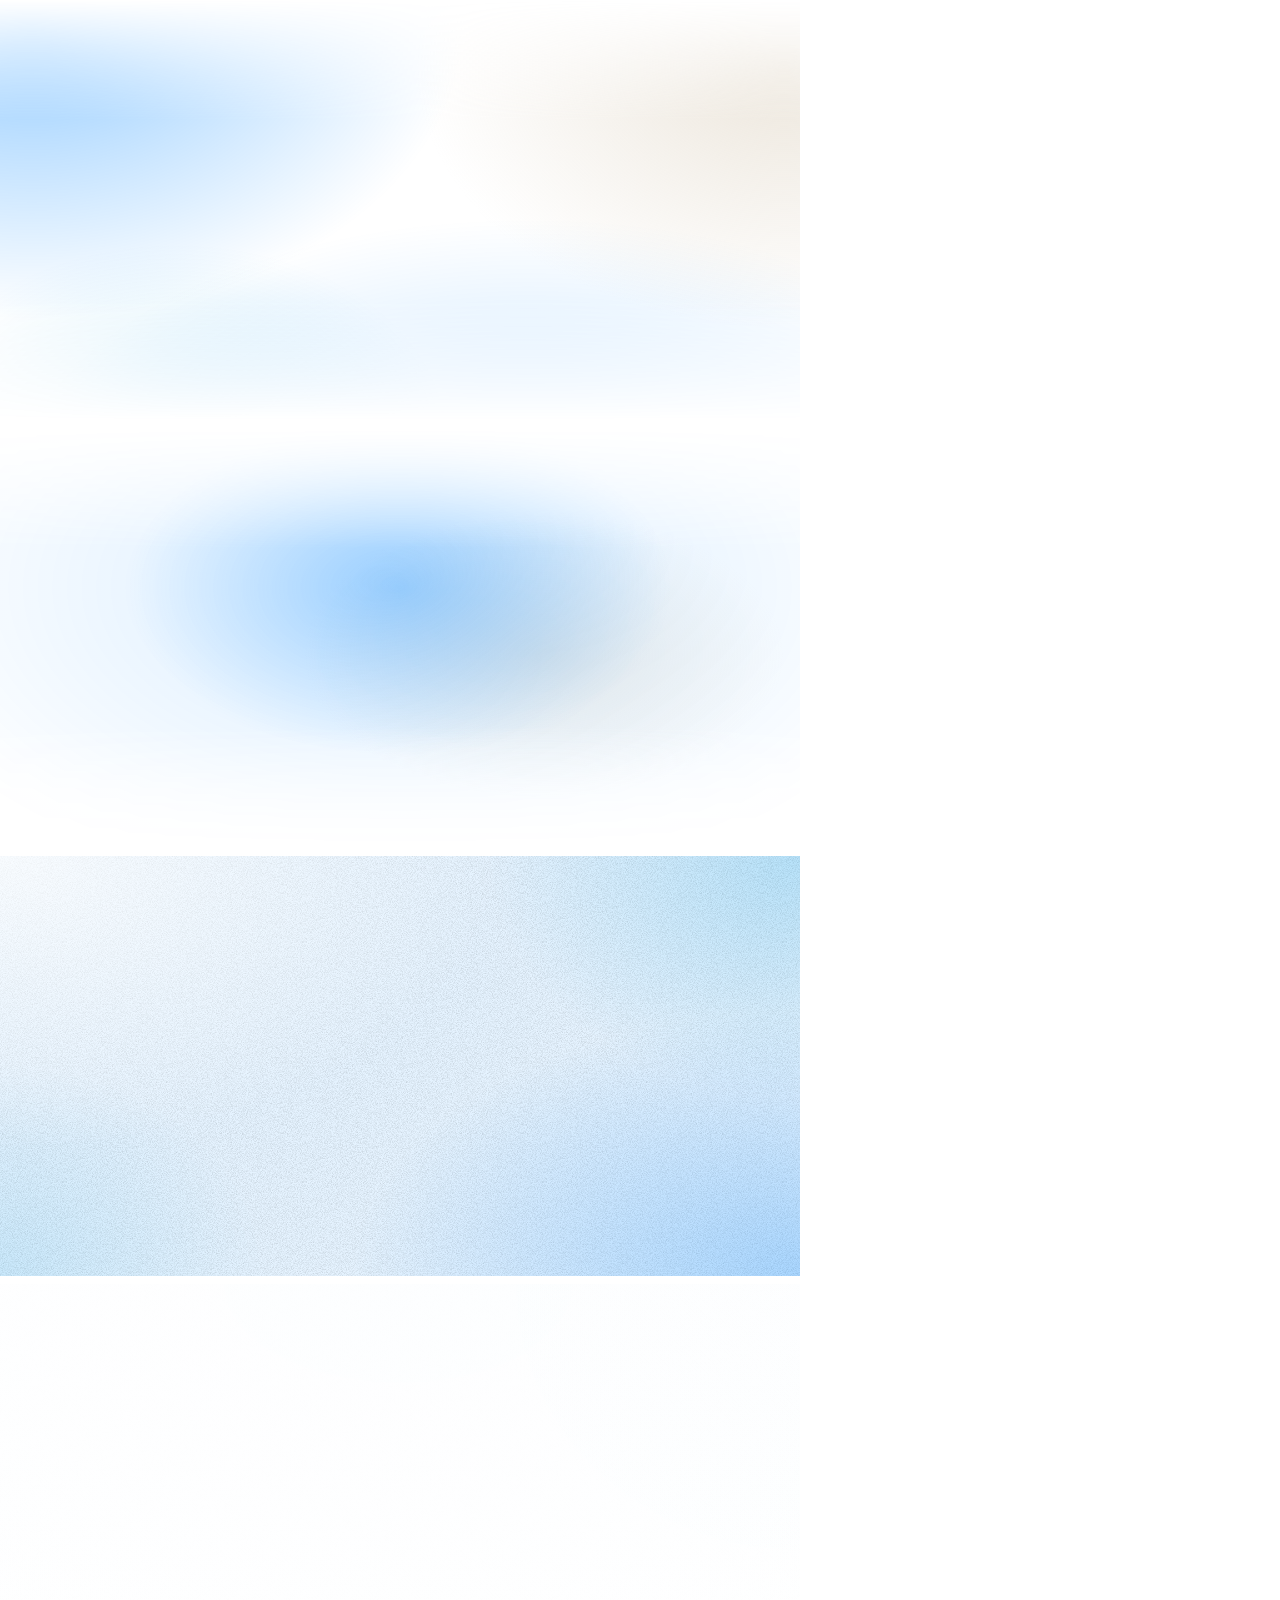
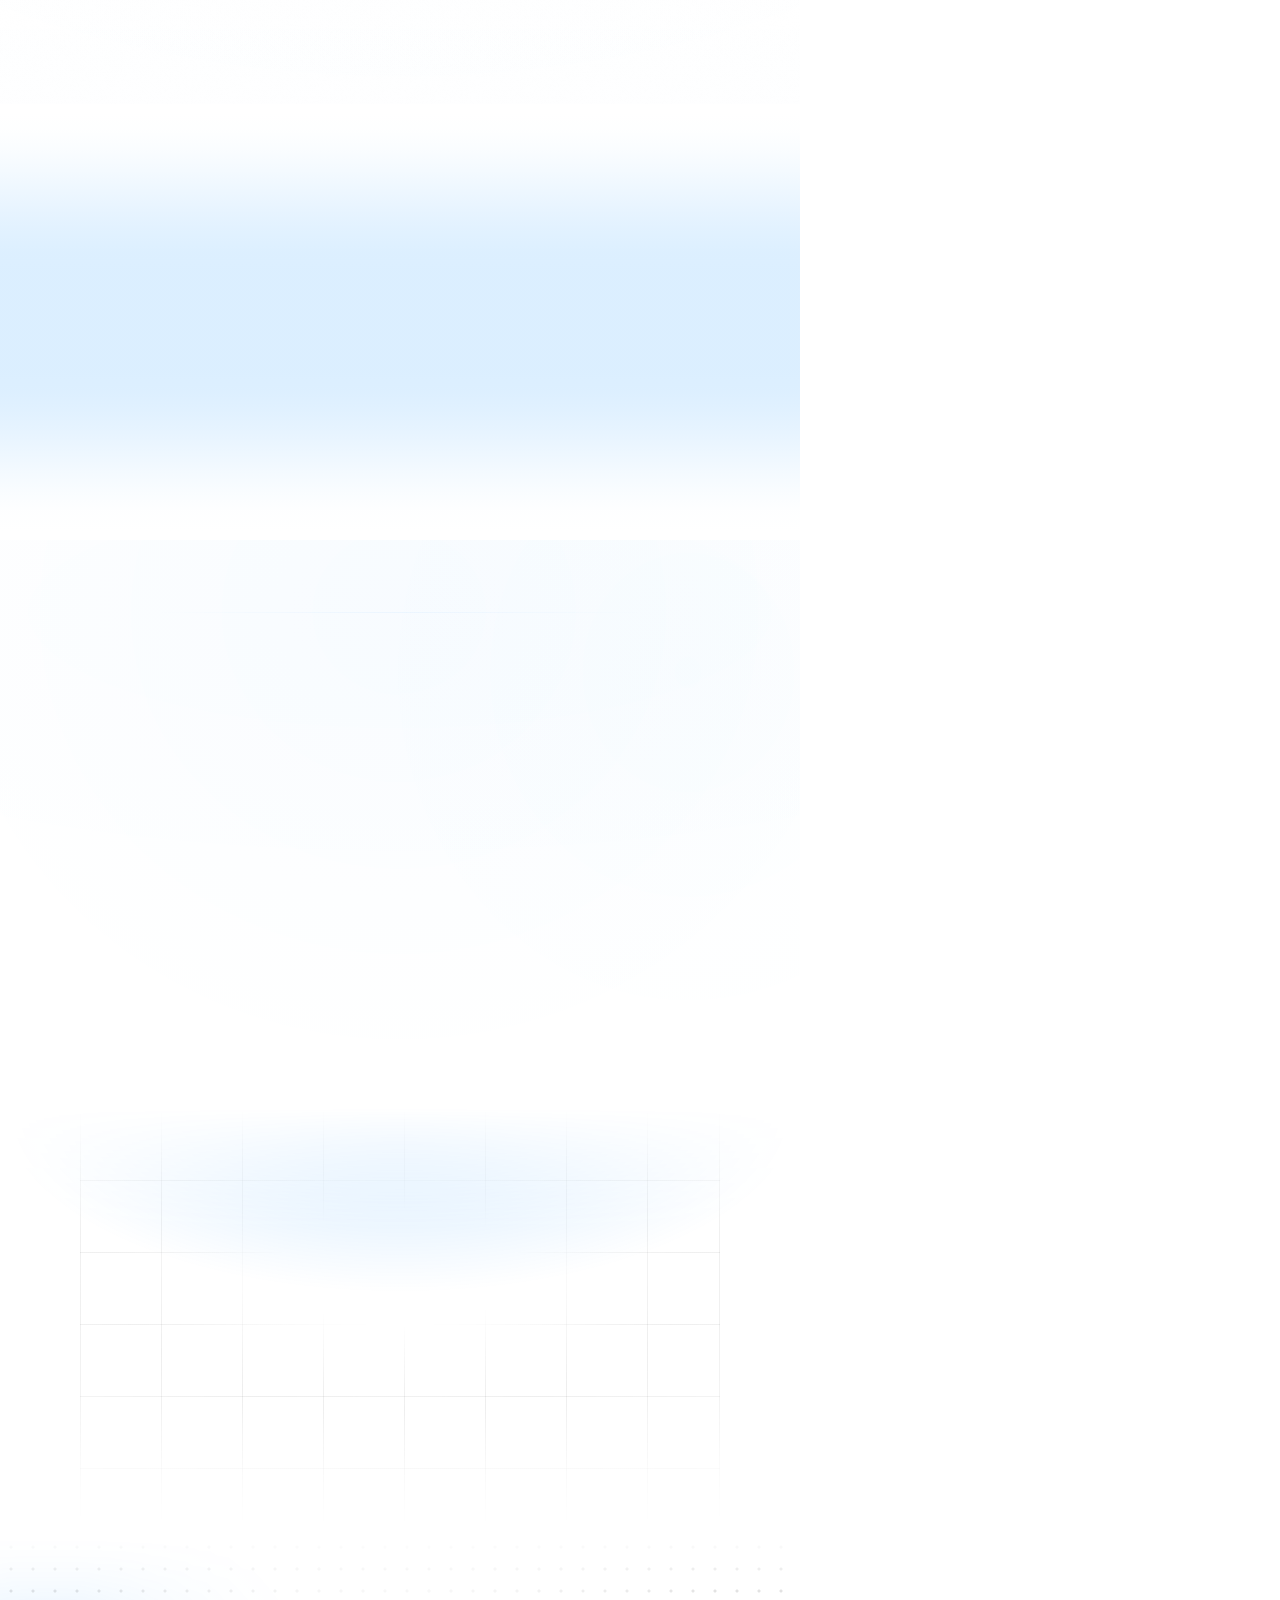
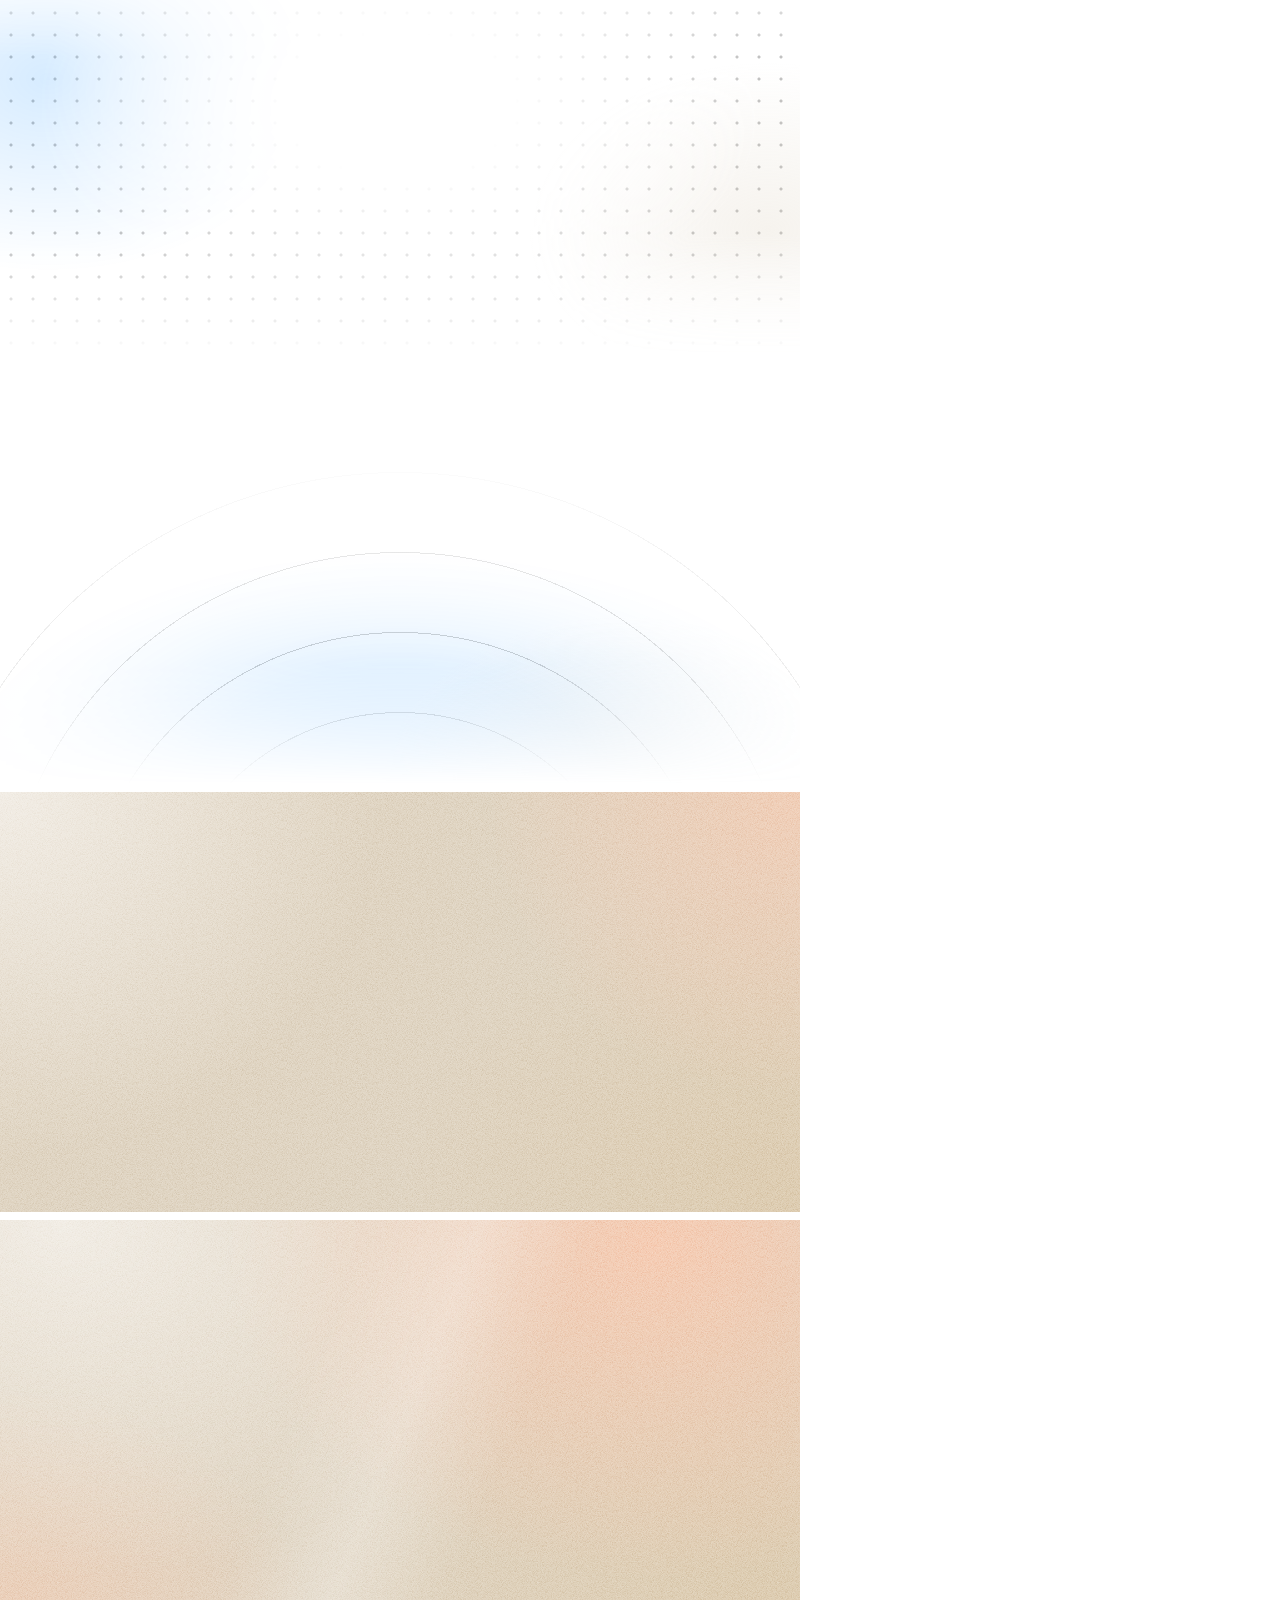
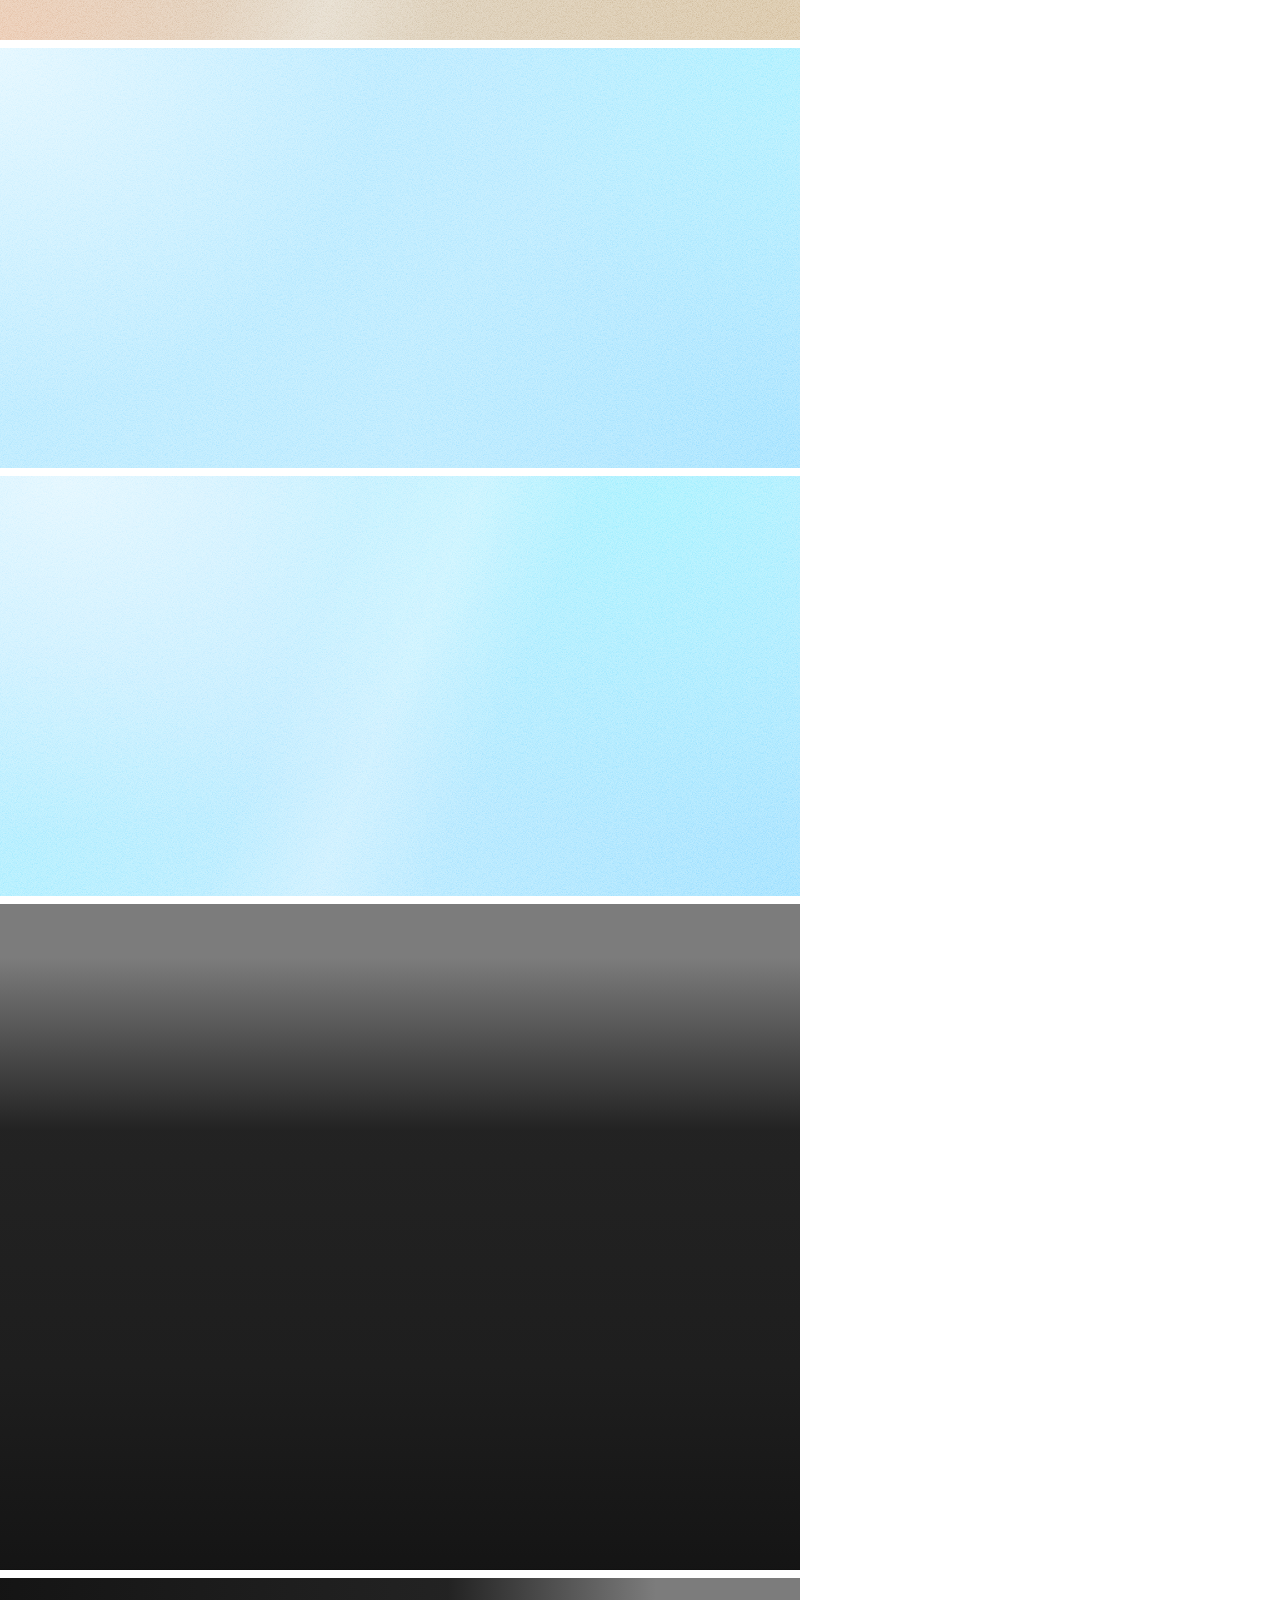
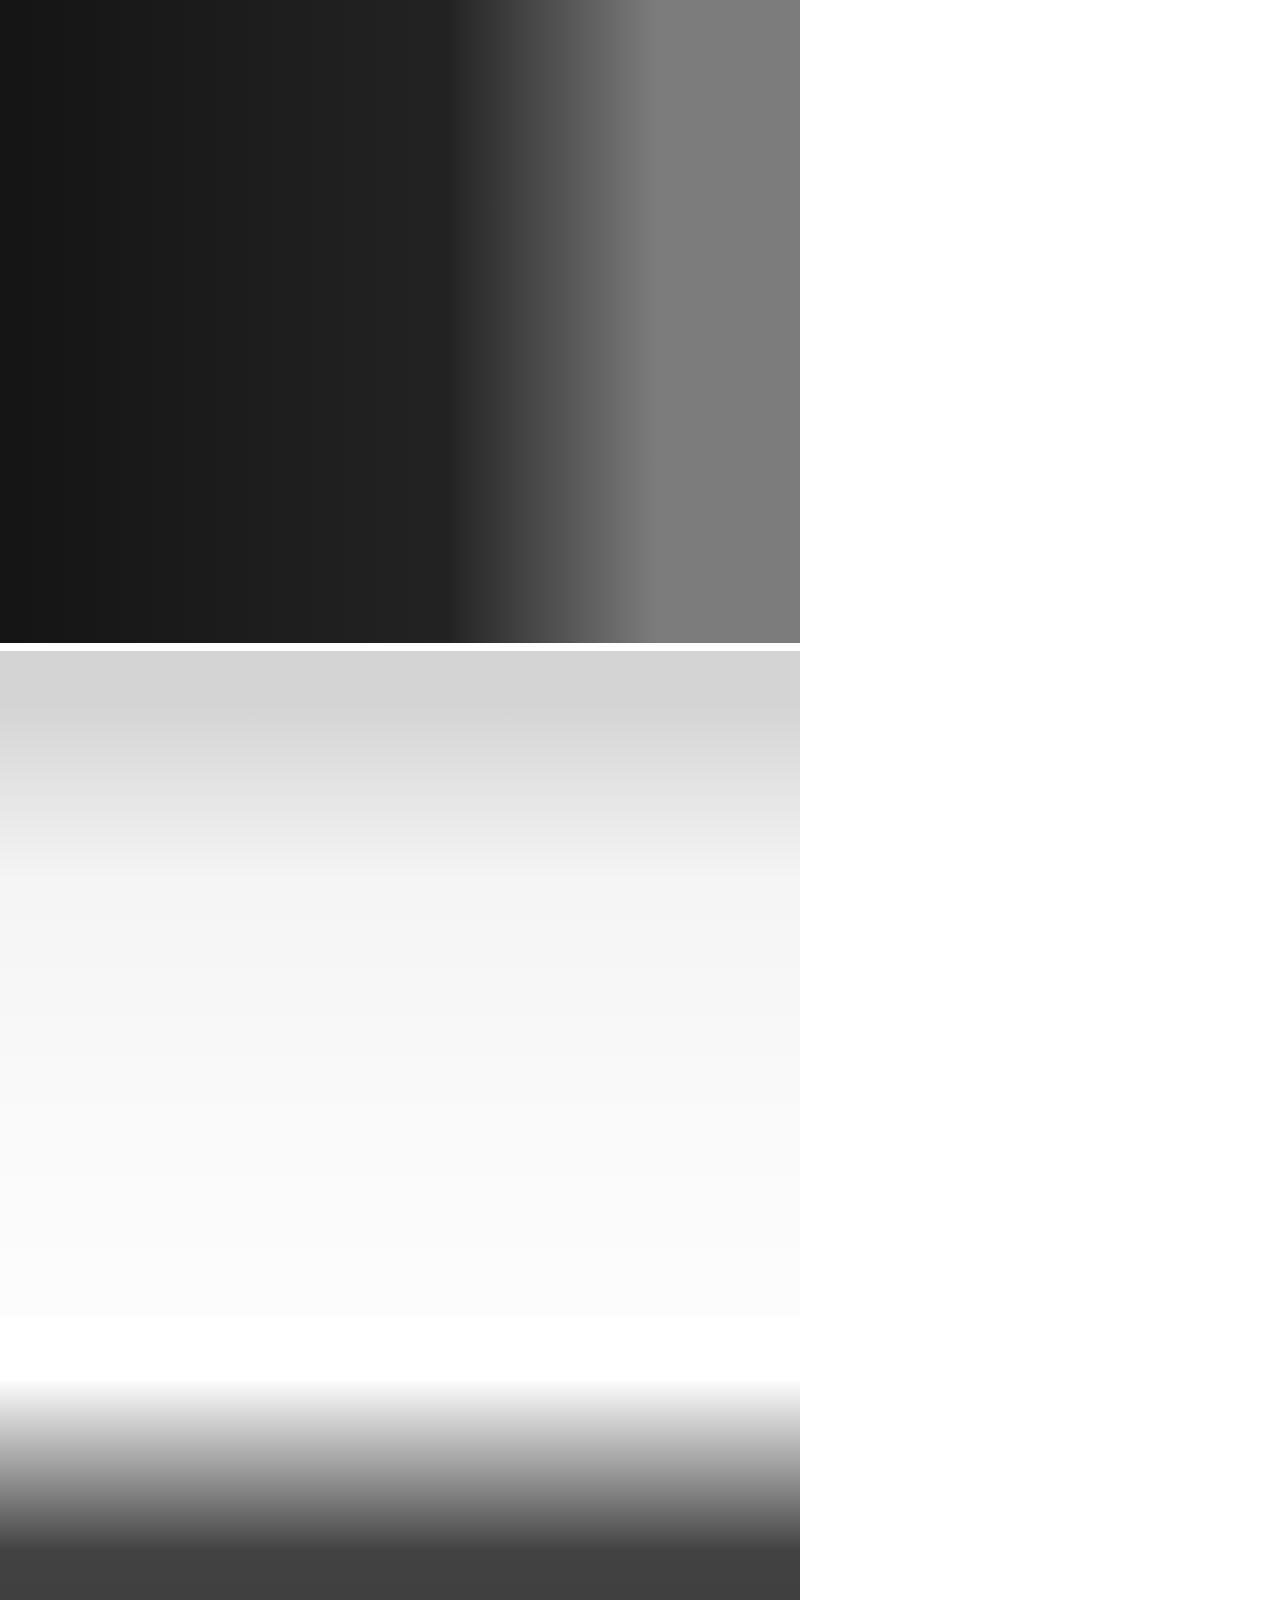
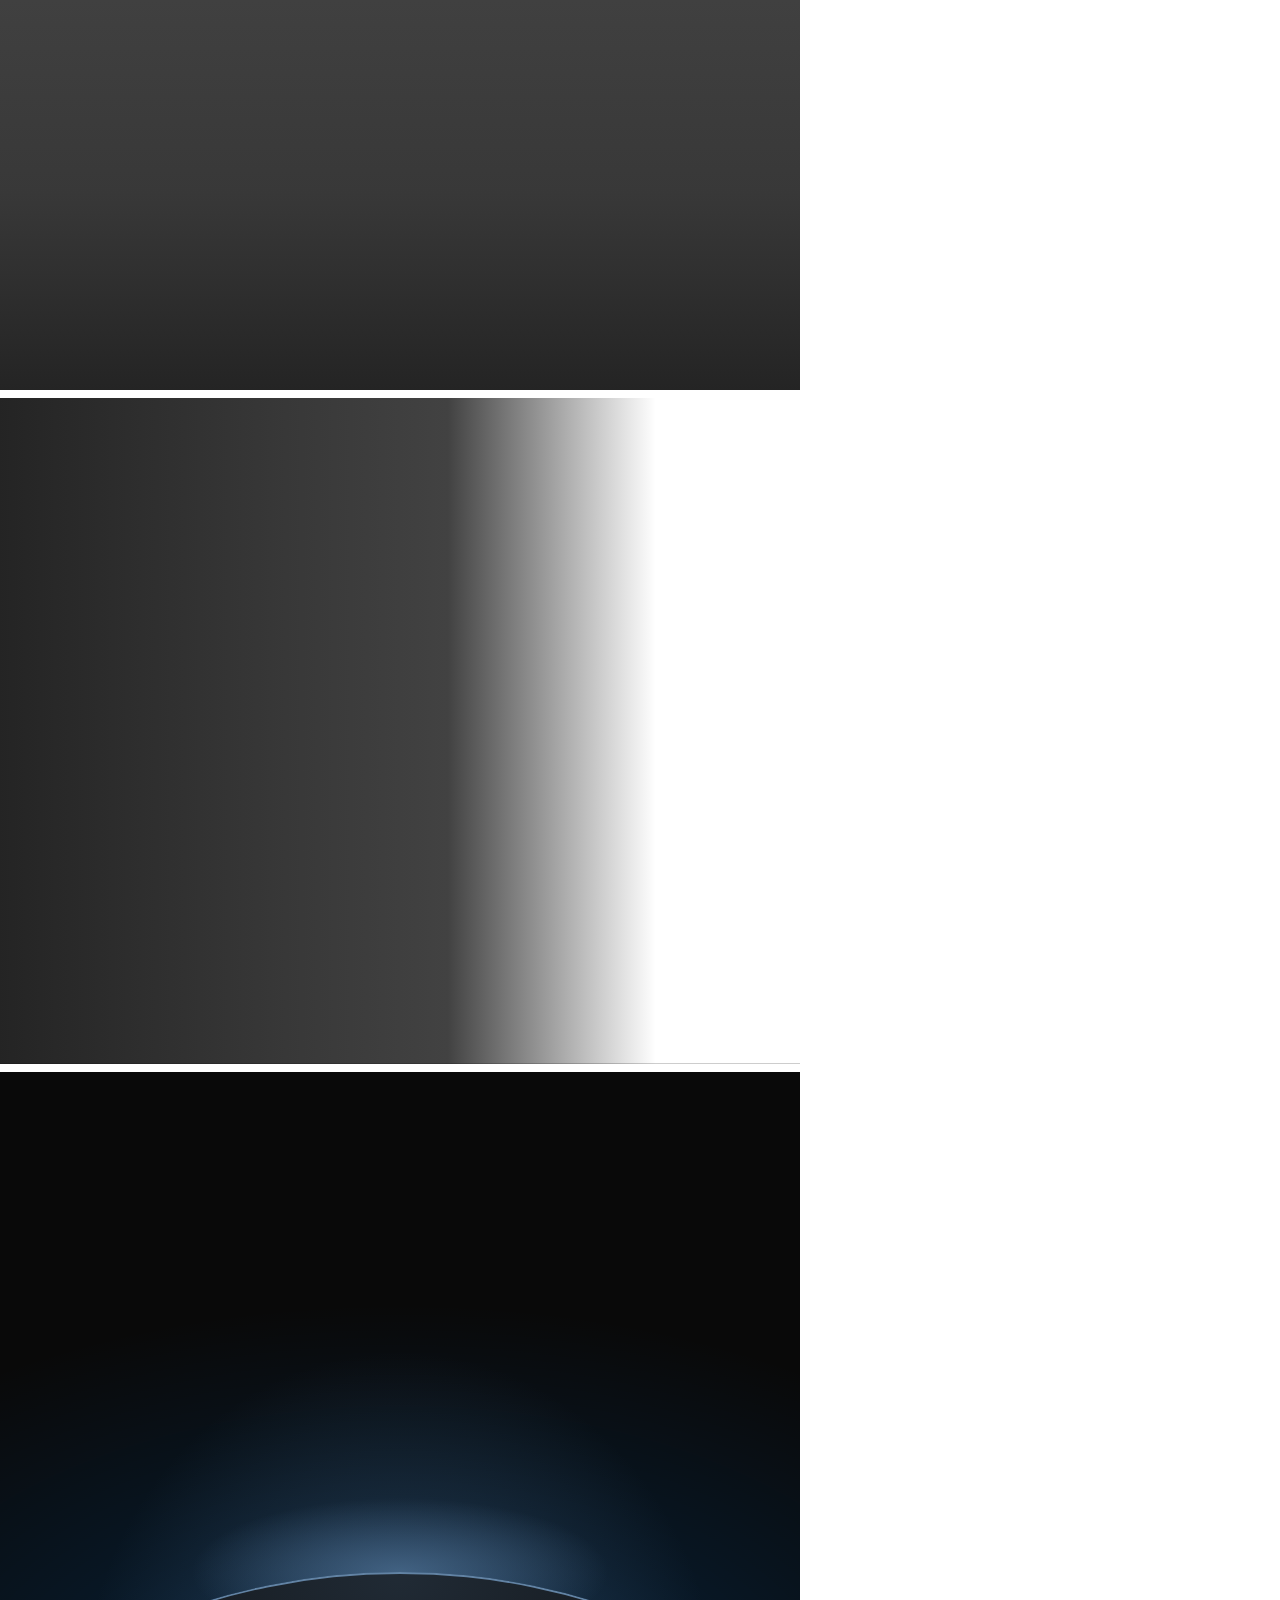
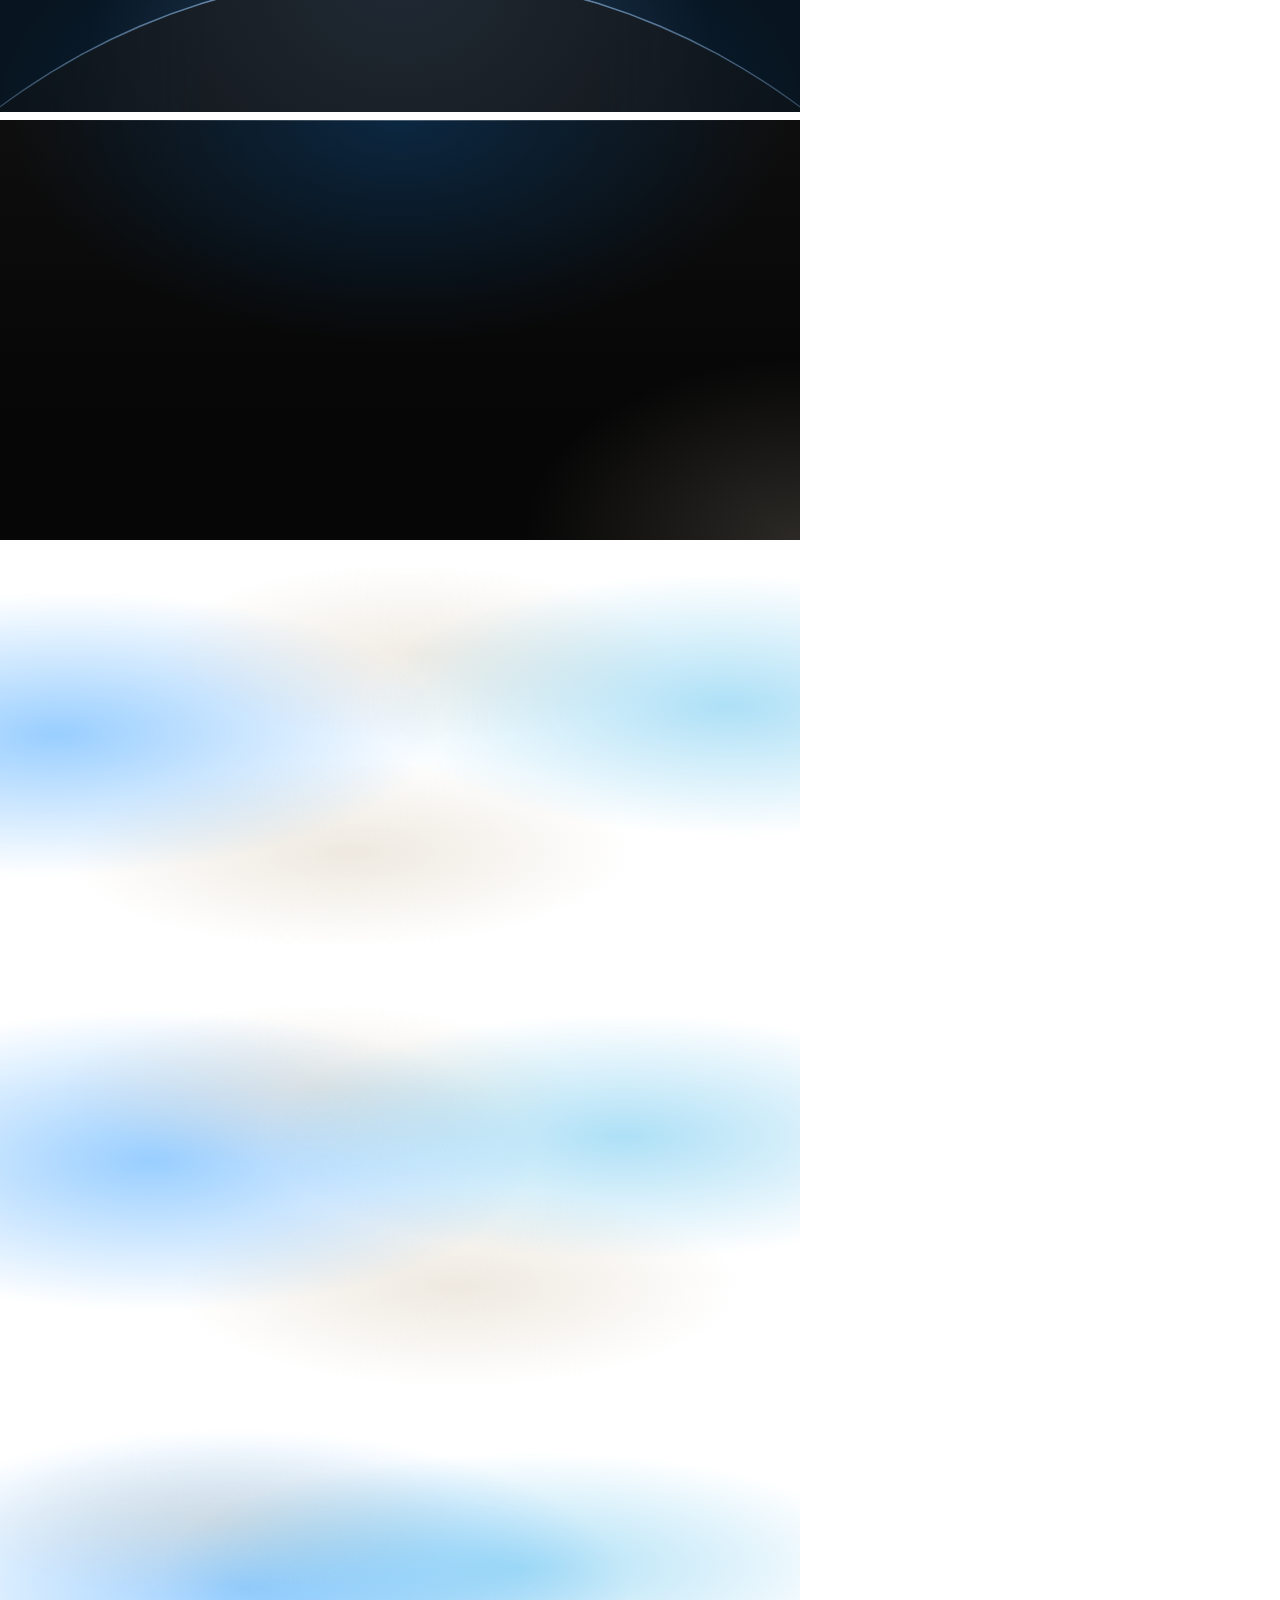
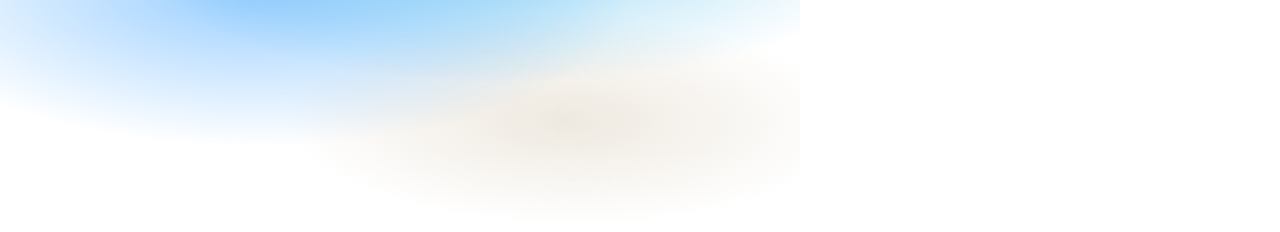
<file: .agents/skills/design-taste-frontend/assets/backgrounds/check.html>
<!doctype html>
<html lang="en" data-ground="sand">
<head>
<meta charset="utf-8">
<title>Backgrounds contrast check</title>
<!-- Every ground in a 800px box, for check.mjs: it sets a palette, screenshots the boxes and measures
     the ink and muted contrast on every pixel of each ground's text zone (index.json). The photograph
     grounds sit on a flat grey picture: #7c7c7c for the dark scrim, #d4d4d4 for the light one; and the worst case of the dark scrim: a white
     picture (white words on it). The light scrim is for pale photographs only. -->
<link rel="stylesheet" href="../system.css">
<link rel="stylesheet" href="backgrounds.css">
<style>body { margin: 0; width: 800px; } .box { width: 800px; margin: 0 0 8px; padding: 24px; font-size: 20px; } .pi, .pm { visibility: hidden; } .pi { color: var(--ink); } .pm { color: var(--muted); }  /* the liquid blobs held at the start, the middle and the end of their drift (the keyframes in backgrounds.css), so the text zone is measured where they stand under it */
  .at-start::before { animation: none; transform: translate3d(-7%, 0, 0) skewX(-7deg) scaleY(.94); } .at-start::after { animation: none; transform: translate3d(8%, 0, 0) skewX(6deg) scaleY(1.04); }
  .at-mid::before { animation: none; transform: translate3d(.5%, 0, 0) skewX(-.5deg) scaleY(.995); } .at-mid::after { animation: none; transform: translate3d(-.5%, 0, 0) scaleY(.98); }
  .at-end::before { animation: none; transform: translate3d(8%, 0, 0) skewX(6deg) scaleY(1.05); } .at-end::after { animation: none; transform: translate3d(-9%, 0, 0) skewX(-6deg) scaleY(.92); }
</style>
<script src="backgrounds.js" defer></script>
</head>
<body>
<div class="bg-mist box" data-g="mist" style="height:420px"><span class="pi">Ink</span> <span class="pm">Muted</span></div>
<div class="bg-halo box" data-g="halo" style="height:420px"><span class="pi">Ink</span> <span class="pm">Muted</span></div>
<div class="bg-grain box" data-g="grain" style="height:420px"><span class="pi">Ink</span> <span class="pm">Muted</span></div>
<div class="bg-paper box" data-g="paper" style="height:420px"><span class="pi">Ink</span> <span class="pm">Muted</span></div>
<div class="bg-dusk box" data-g="dusk" style="height:420px"><span class="pi">Ink</span> <span class="pm">Muted</span></div>
<div class="bg-topglow box" data-g="topglow" style="height:560px"><span class="pi">Ink</span> <span class="pm">Muted</span></div>
<div class="bg-ruled box" data-g="ruled" style="height:420px"><span class="pi">Ink</span> <span class="pm">Muted</span></div>
<div class="bg-dots box" data-g="dots" style="height:420px"><span class="pi">Ink</span> <span class="pm">Muted</span></div>
<div class="bg-arcs box" data-g="arcs" style="height:420px"><span class="pi">Ink</span> <span class="pm">Muted</span></div>
<div class="bg-band box" data-g="band" style="height:420px"><span class="pi">Ink</span> <span class="pm">Muted</span></div>
<div class="bg-field box" data-g="field" style="height:420px"><span class="pi">Ink</span> <span class="pm">Muted</span></div>
<div class="bg-band bg-tint box" data-g="band-tint" style="height:420px"><span class="pi">Ink</span> <span class="pm">Muted</span></div>
<div class="bg-field bg-tint box" data-g="field-tint" style="height:420px"><span class="pi">Ink</span> <span class="pm">Muted</span></div>
<div class="bg-photo box" data-g="photo" style="height:520px;--g-photo:linear-gradient(#7c7c7c,#7c7c7c)"><span class="pi">Ink</span> <span class="pm">Muted</span></div>
<div class="bg-photo bg-photo--left box" data-g="photo-left" style="height:520px;--g-photo:linear-gradient(#7c7c7c,#7c7c7c)"><span class="pi">Ink</span> <span class="pm">Muted</span></div>
<div class="bg-photo bg-photo--light box" data-g="photo-light" style="height:520px;--g-photo:linear-gradient(#d4d4d4,#d4d4d4)"><span class="pi">Ink</span> <span class="pm">Muted</span></div>
<div class="bg-photo box" data-g="photo-white" style="height:520px;--g-photo:linear-gradient(#fff,#fff)"><span class="pi">Ink</span> <span class="pm">Muted</span></div>
<div class="bg-photo bg-photo--left box" data-g="photo-left-white" style="height:520px;--g-photo:linear-gradient(#fff,#fff)"><span class="pi">Ink</span> <span class="pm">Muted</span></div>
<div class="bg-horizon box" data-g="horizon" style="height:640px"><span class="pi">Ink</span> <span class="pm">Muted</span></div>
<div class="bg-deep box" data-g="deep" style="height:420px"><span class="pi">Ink</span> <span class="pm">Muted</span></div>
<div class="bg-liquid box at-start" data-g="liquid" data-no-pause style="height:420px"><span class="pi">Ink</span> <span class="pm">Muted</span></div>
<div class="bg-liquid box at-mid" data-g="liquid-mid" data-no-pause style="height:420px"><span class="pi">Ink</span> <span class="pm">Muted</span></div>
<div class="bg-liquid box at-end" data-g="liquid-end" data-no-pause style="height:420px"><span class="pi">Ink</span> <span class="pm">Muted</span></div>

</body>
</html>
</file>
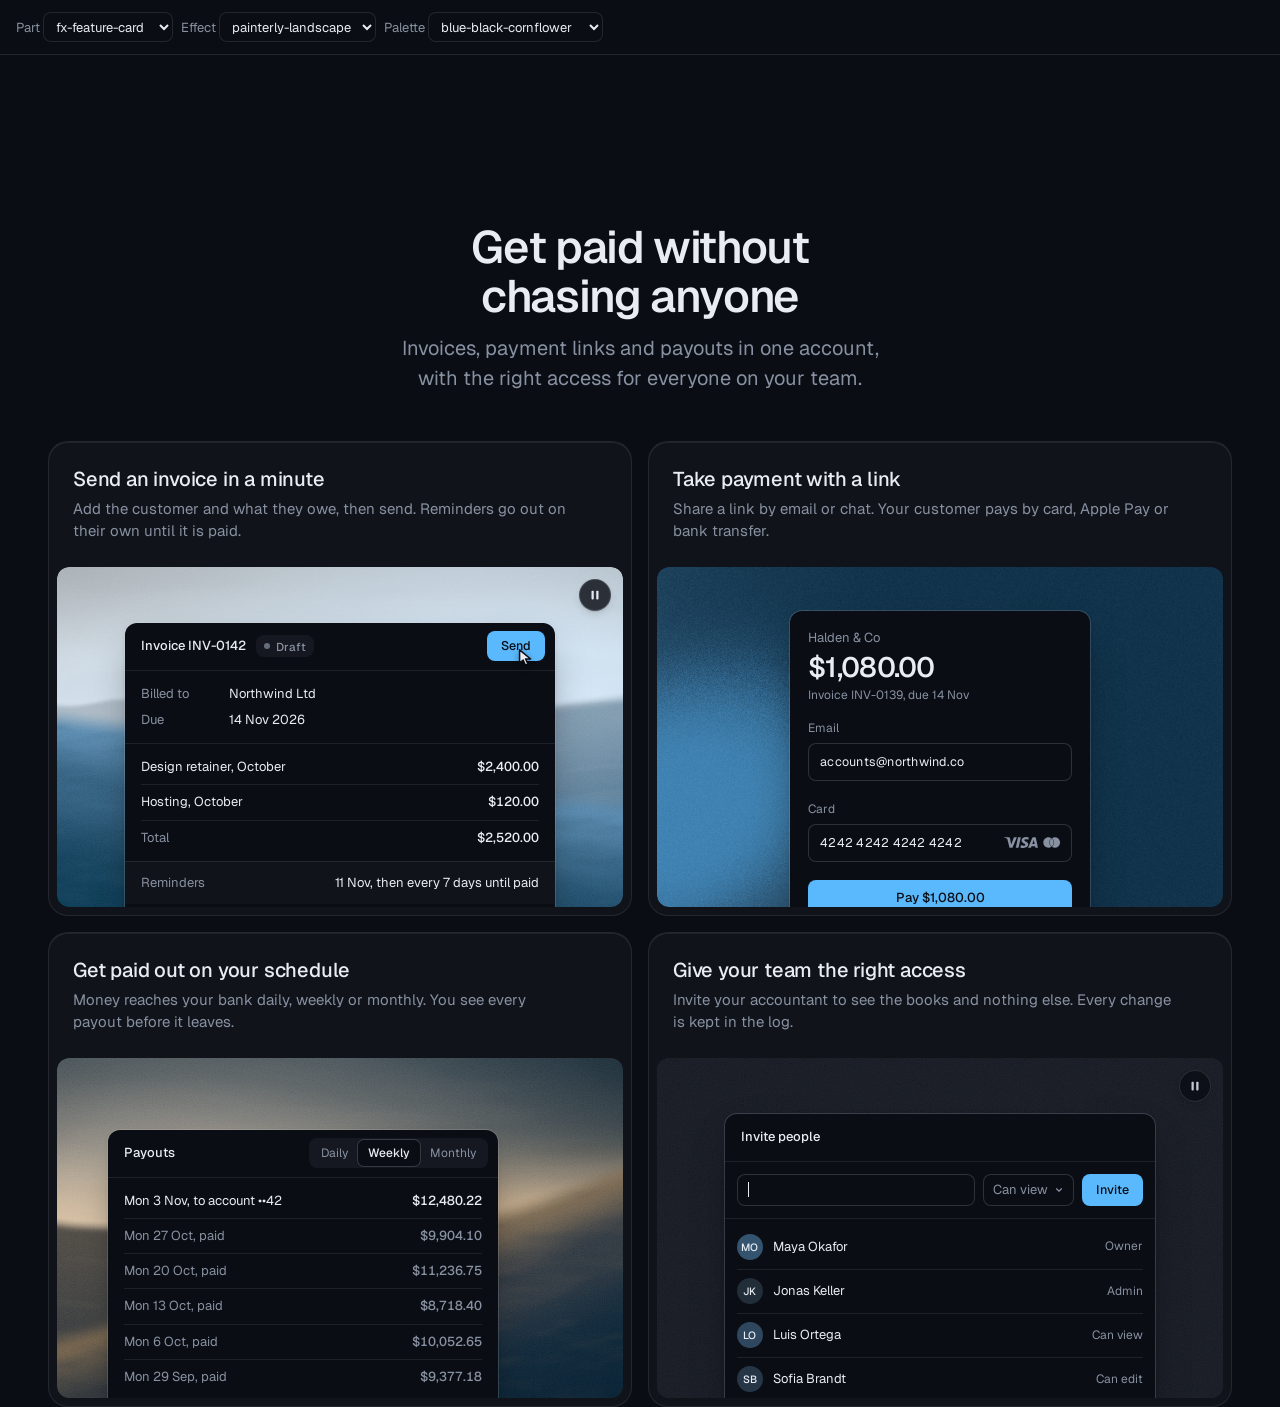
<file: .agents/skills/design-taste-frontend/assets/components/_lab.html>
<!doctype html>
<html lang="en" data-radius="soft">
<head>
<script>window.__tpGlMax = 16;   /* a gallery shows many live effects at once; a page of a site keeps the default 4 (fx.js) */</script>
<meta charset="utf-8">
<meta name="viewport" content="width=device-width, initial-scale=1">
<title>Component lab</title>
<link rel="preconnect" href="https://fonts.googleapis.com">
<link rel="preconnect" href="https://fonts.gstatic.com" crossorigin>
<link href="https://fonts.googleapis.com/css2?family=Geist:wght@100..900&family=Geist+Mono:wght@400..600&display=swap" rel="stylesheet">
<link rel="stylesheet" href="../system.css">
<link rel="stylesheet" href="./base.css">
<style>
  /* one component on its own, with a chosen effect (or object) and palette:
     _lab.html?c=fx-chart&fx=ruled-grounds&palette=white-link-blue&w=640 */
  :root { --font-display: "Geist", system-ui, sans-serif; --font-text: "Geist", system-ui, sans-serif; --font-mono: "Geist Mono", ui-monospace, monospace; --display-weight: 560; --display-tracking: -0.03em; }
  body { min-height: 100vh; margin: 0; }
  .bar { display: flex; flex-wrap: wrap; gap: 8px; align-items: center; padding: 12px 16px; border-bottom: 1px solid var(--line); font: 13px/1.4 var(--font-text); color: var(--muted); }
  .bar select { font: inherit; color: var(--ink); background: var(--bg); border: 1px solid var(--line); border-radius: var(--r-sm); height: 30px; padding: 0 8px; }
  .stage { padding: clamp(16px, 4vw, 48px); margin-inline: auto; }
</style>
</head>
<body>
<div class="bar">
  <label>Part <select id="c"></select></label>
  <label>Effect <select id="fx"></select></label>
  <label>Palette <select id="pal"></select></label>
</div>
<main class="stage" id="stage"></main>
<script type="module">
  import fx from '../effects/fx.js';
  const PARTS = ['fx-feature-card', 'fx-dither-object', 'fx-headline', 'fx-button', 'fx-prompt', 'fx-icon-tiles', 'fx-stat', 'fx-globe', 'fx-map', 'fx-chart', 'fx-bars', 'fx-band', 'fx-spotlight', 'fx-photo', 'fx-avatar', 'fx-search', 'fx-logos', 'fx-tabs', 'fx-pricing', 'fx-progress'];
  const PALETTES = {
    'blue-black-cornflower': { bg: '#0a0d14', surface: '#131824', ink: '#e9edf3', muted: '#8891a1', accent: '#5ab9fc', accentInk: '#0a0d14' },
    'graphite-safety-orange': { bg: '#18191b', surface: '#222427', ink: '#eff0f1', muted: '#9c9ea3', accent: '#ff4a1f', accentInk: '#18191b' },
    'white-link-blue': { bg: '#ffffff', surface: '#f4f4f4', ink: '#111111', muted: '#6b6b6b', accent: '#1a4be0', accentInk: '#ffffff' },
    'moss-sand': { bg: '#ddd6c6', surface: '#d2cab8', ink: '#2a2a26', muted: '#59574e', accent: '#4f6238', accentInk: '#ffffff' },
    'cobalt-field': { bg: '#0034eb', surface: '#002fd6', ink: '#ffffff', muted: '#dfe4f2', accent: '#e9e34a', accentInk: '#111111' },
  };
  const q = new URLSearchParams(location.search);
  const part = PARTS.includes(q.get('c')) ? q.get('c') : PARTS[0];
  const palId = PALETTES[q.get('palette')] ? q.get('palette') : 'blue-black-cornflower';
  const p = PALETTES[palId];
  const s = document.documentElement.style;
  const action = fx.color.contrast(p.accent, p.bg) >= 2.2 ? p.accent : p.ink;
  Object.entries({ '--p-bg': p.bg, '--p-surface': p.surface, '--p-ink': p.ink, '--p-muted': p.muted, '--p-accent': p.accent, '--p-accent-ink': p.accentInk, '--p-action': action, '--p-action-ink': action === p.accent ? p.accentInk : p.bg }).forEach(([k, v]) => s.setProperty(k, v));
  s.colorScheme = fx.color.isDark(p.bg) ? 'dark' : 'light';
  if (q.has('fallback')) fx.config.forceFallback = true;
  // one part at a time: at most 4 live WebGL contexts on this page
  fx.config.maxLive = 4;
  if (q.has('w')) document.getElementById('stage').style.maxWidth = q.get('w') + 'px';

  const base = `./${part}/`;
  const [meta, html, mod] = await Promise.all([fetch(base + 'meta.json').then(r => r.json()), fetch(base + 'component.html').then(r => r.text()), import(base + 'component.js')]);
  const link = Object.assign(document.createElement('link'), { rel: 'stylesheet', href: base + 'component.css' });
  document.head.append(link);
  await new Promise(r => { link.onload = link.onerror = r; });
  const choices = meta.effects?.length ? meta.effects : meta.objects || [];
  const chosen = choices.includes(q.get('fx')) ? q.get('fx') : meta.default;
  const stage = document.getElementById('stage');
  stage.innerHTML = html;
  const root = stage.firstElementChild;
  // the chosen effect goes where the part reads it: data-cx-object, data-cx-fill, or data-cx-effect on the root
  // the dither object: one figure set to the chosen object (one live object, as on a page); no caption under it
  if (meta.objects) {
    const fig = root.matches('[data-cx-object]') ? root : root.querySelector('[data-cx-object]');
    fig.dataset.cxObject = chosen;
    if (q.get('render') === 'studio') fig.dataset.cxRender = 'studio';
    fig.querySelector('.cx-obj__stage').removeAttribute('aria-label');
    fig.style.maxWidth = '720px';
  }
  // without ?fx= the markup keeps its own effects (the feature card mixes a landscape and a grain: setting
  // the default on every panel would paint the grain panel as a landscape too)
  else if (!choices.includes(q.get('fx'))) { /* as written */ }
  else if (root.querySelector('[data-cx-fill]')) root.querySelectorAll('[data-cx-fill]').forEach(el => { el.dataset.cxFill = chosen; });
  else if (root.querySelector('[data-cx-effect]')) root.querySelectorAll('[data-cx-effect]').forEach(el => { el.dataset.cxEffect = chosen; });
  else root.dataset.cxEffect = chosen;
  // the map draws its baked streets; an effect named with ?fx= shows its fallback ground (no map data) instead
  if (part === 'fx-map' && choices.includes(q.get('fx'))) delete root.dataset.cxMap;
  await document.fonts.ready;
  window.__part = mod.default(root);
  setTimeout(() => { document.documentElement.dataset.ready = '1'; }, 1200);

  const fill = (sel, list, cur, key) => {
    const el = document.getElementById(sel);
    el.innerHTML = list.map(v => `<option${v === cur ? ' selected' : ''}>${v}</option>`).join('');
    el.addEventListener('change', () => { q.set(key, el.value); if (key === 'c') q.delete('fx'); location.search = q.toString(); });
  };
  fill('c', PARTS, part, 'c');
  // a part whose default is none (the map's streets, the photograph as it is) lists none first, so the
  // select never shows an effect that is not on
  fill('fx', meta.default === 'none' ? ['none', ...choices] : choices, chosen, 'fx');
  fill('pal', Object.keys(PALETTES), palId, 'palette');
</script>
</body>
</html>
</file>
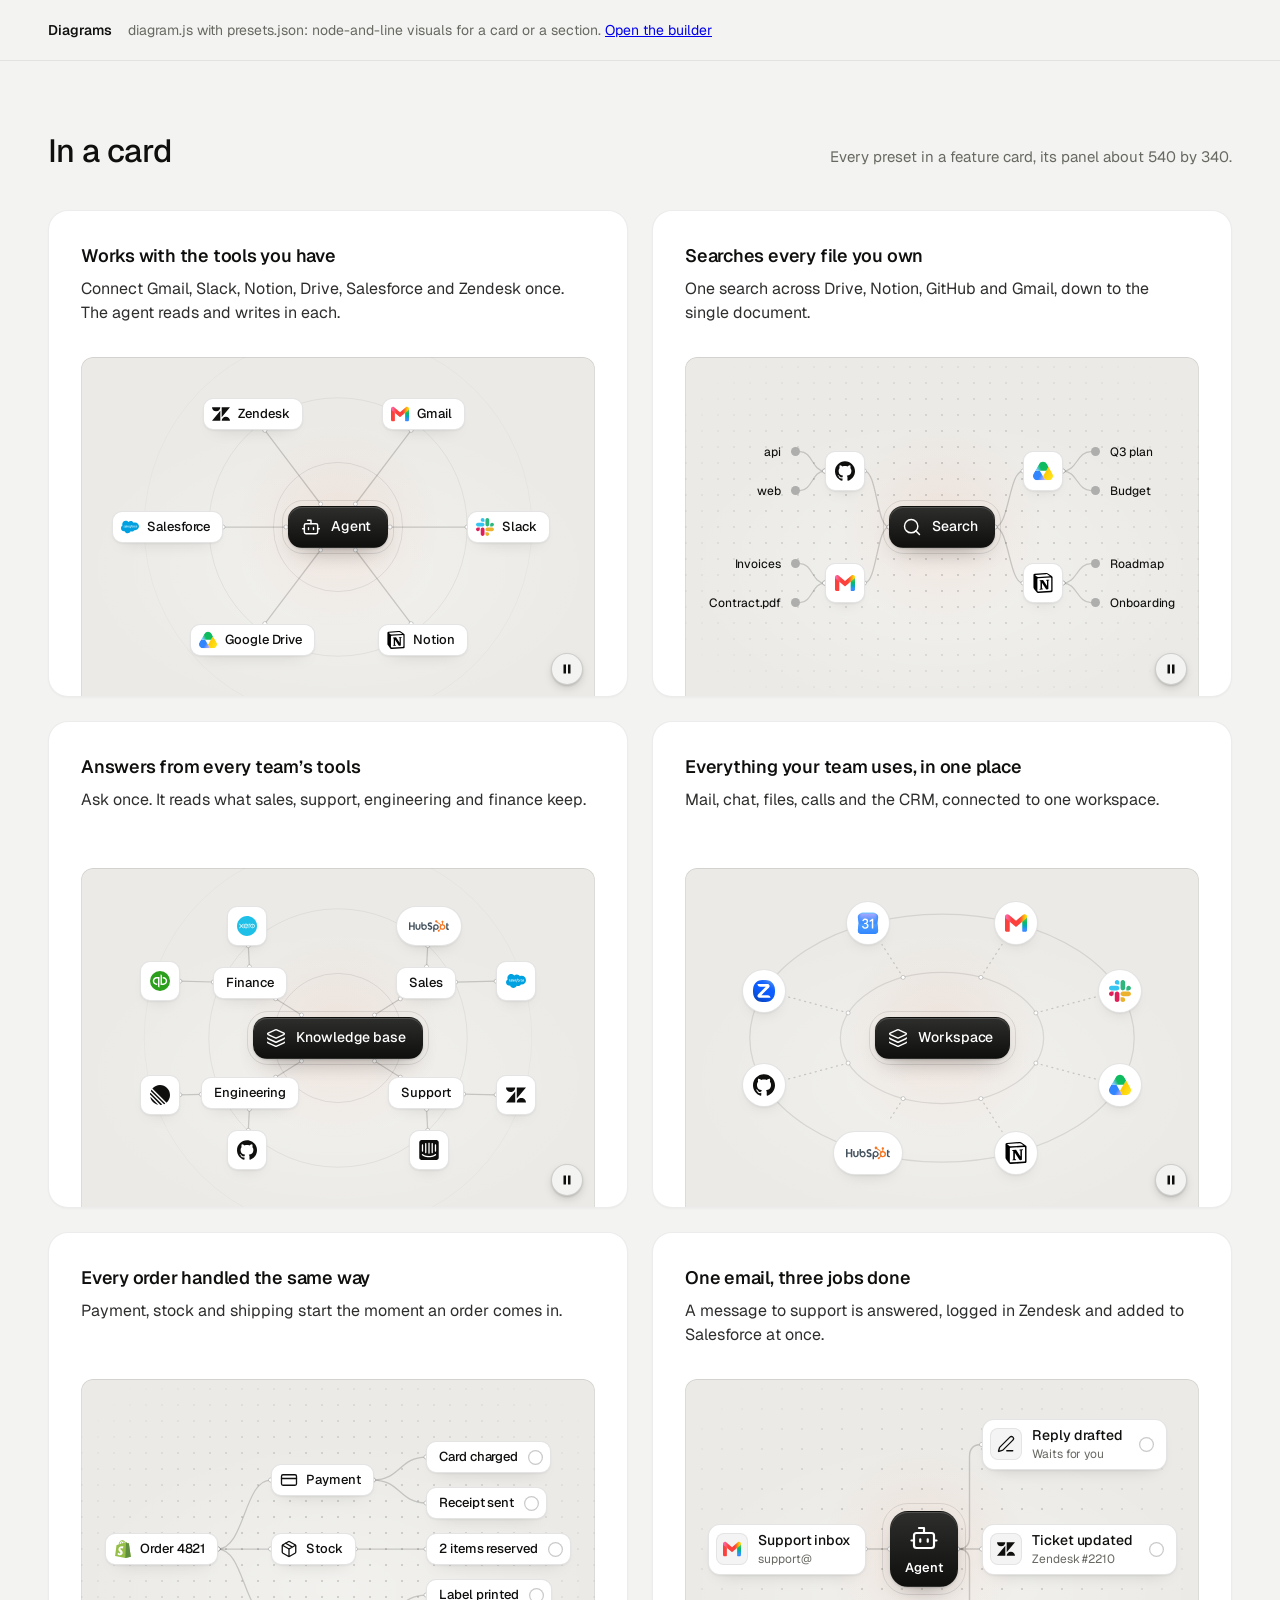
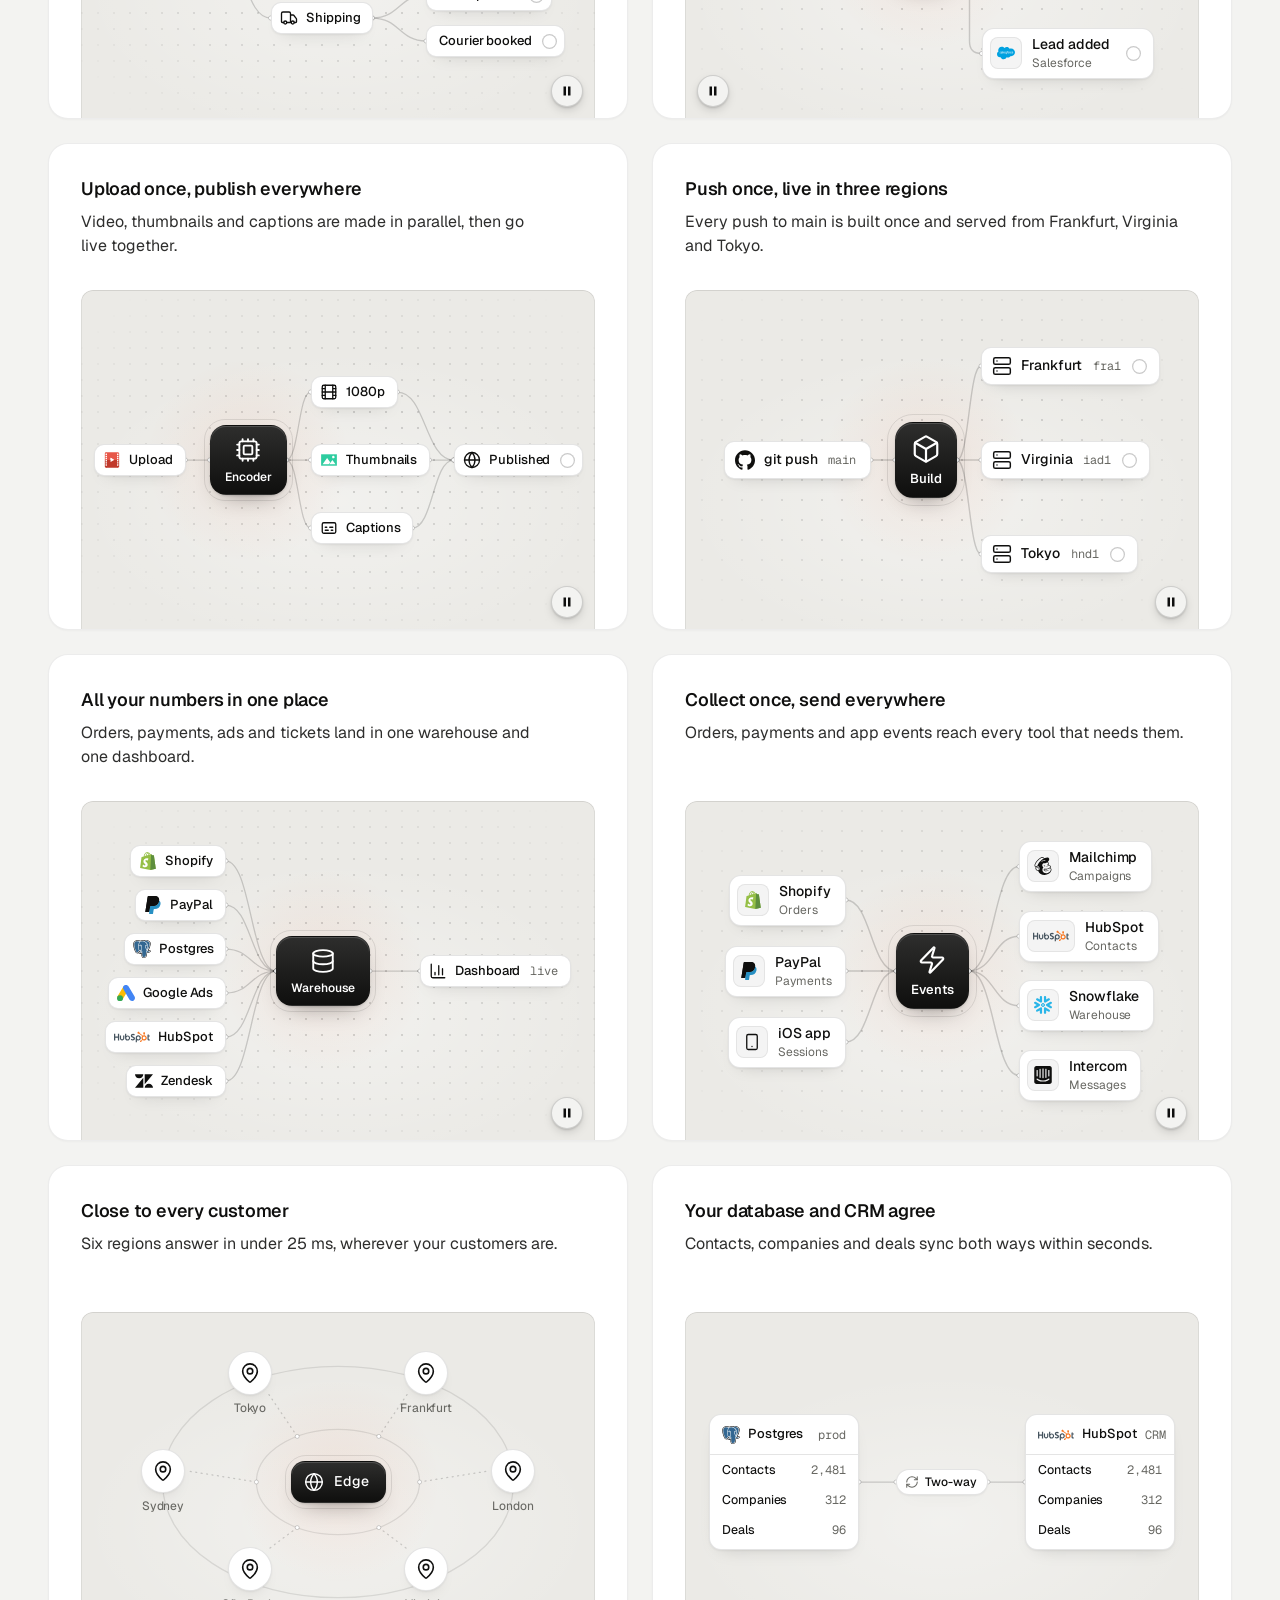
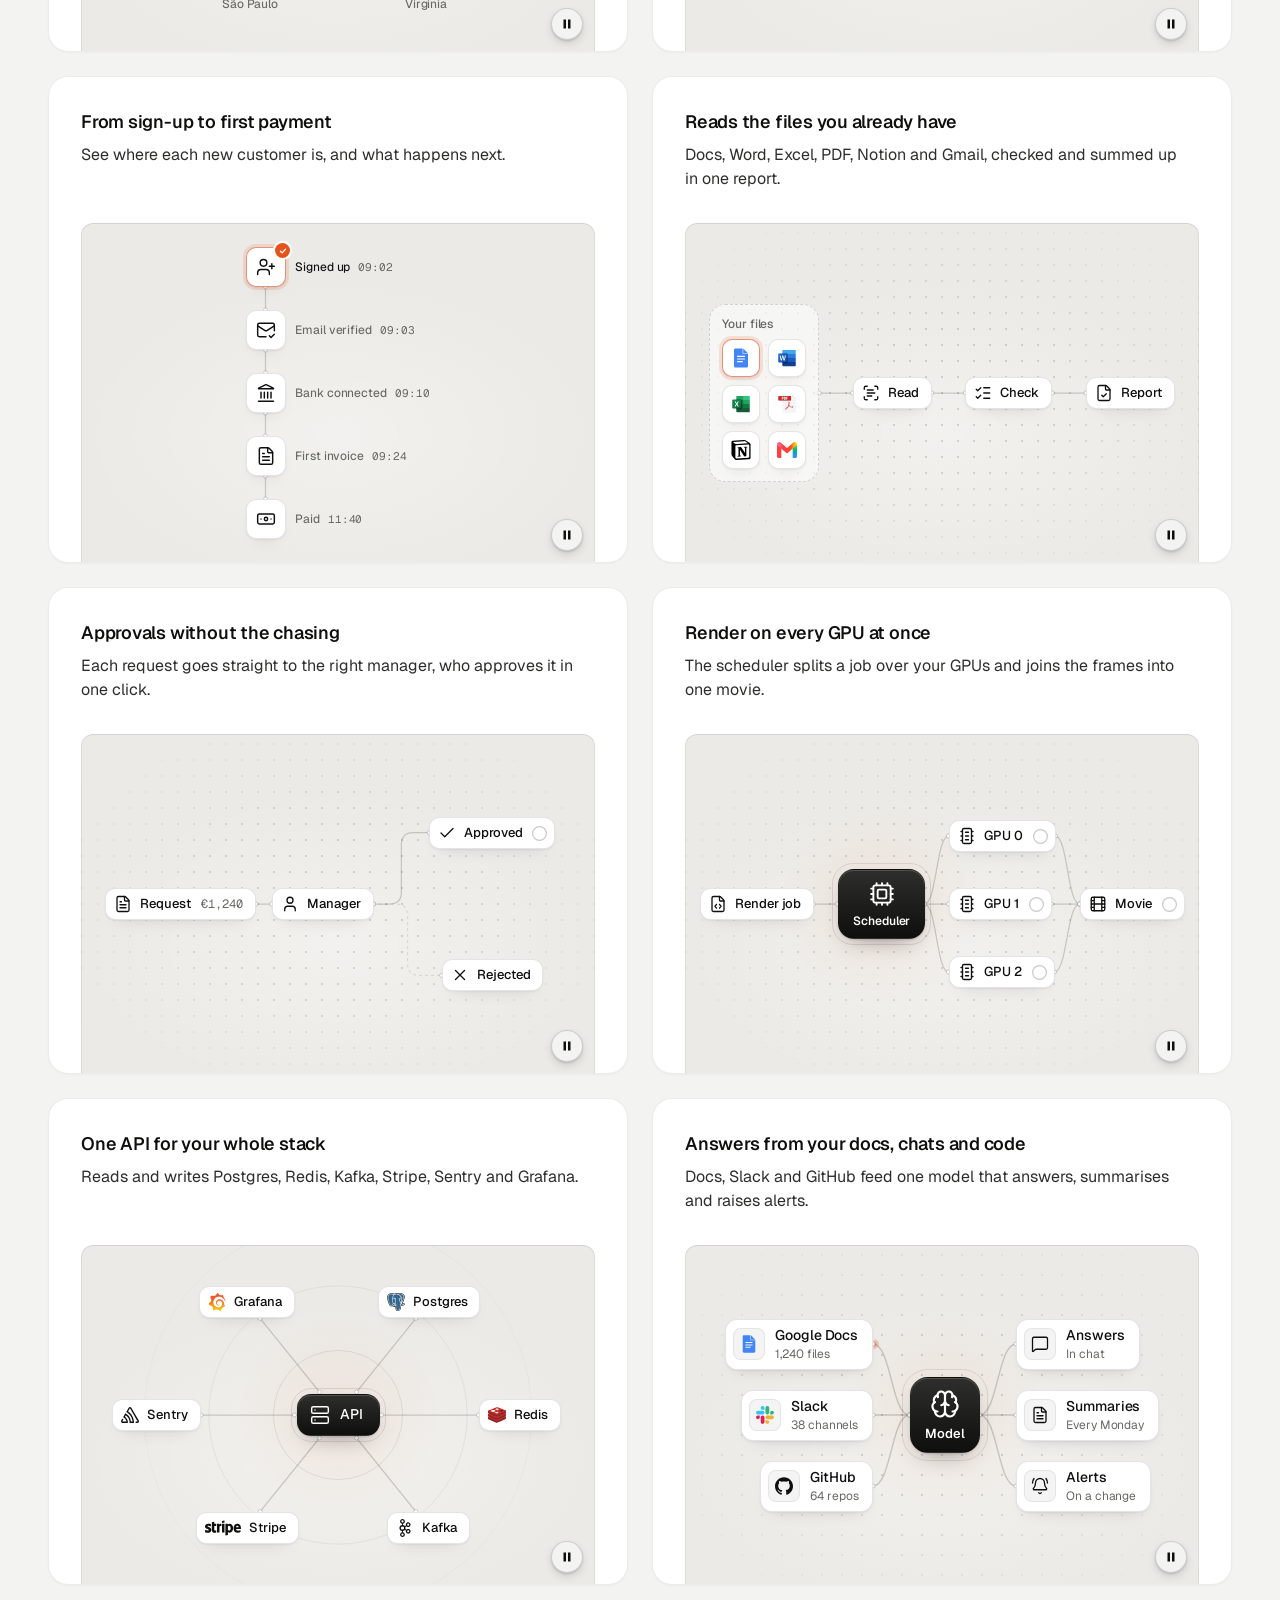
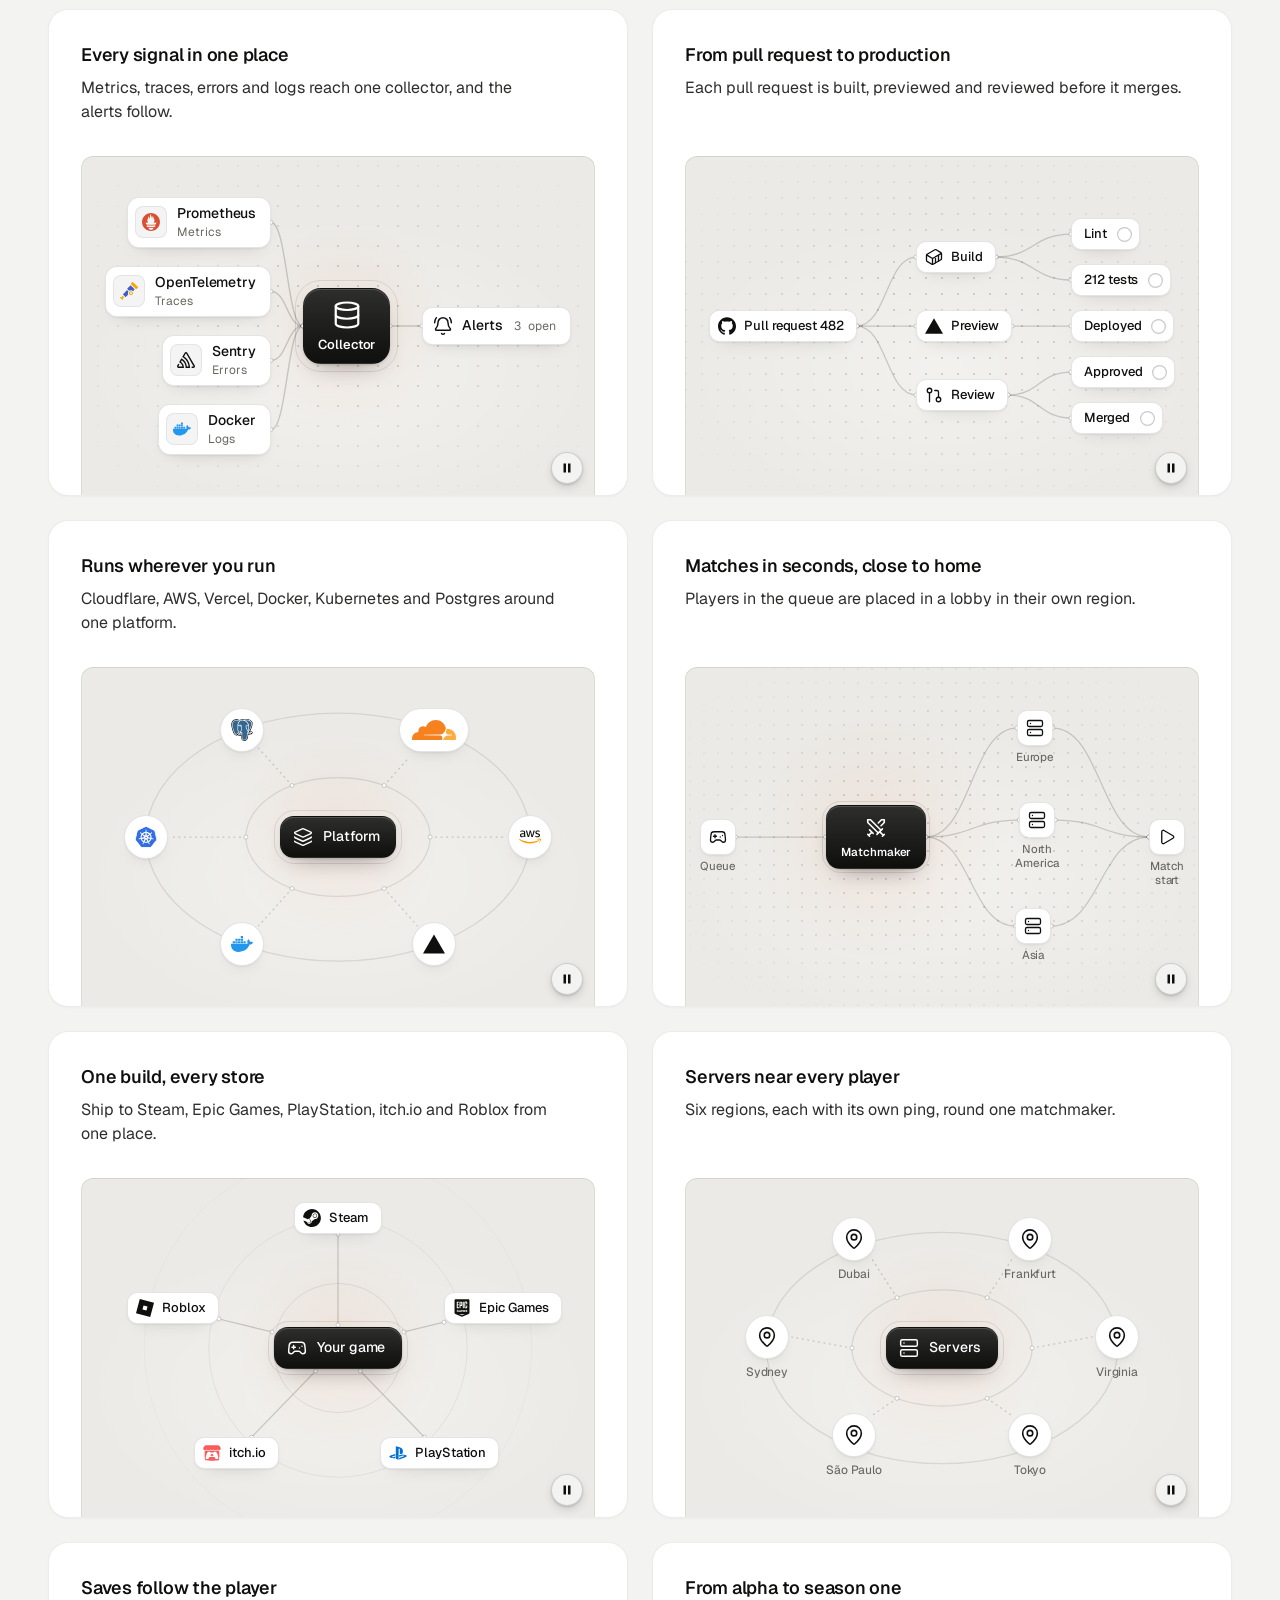
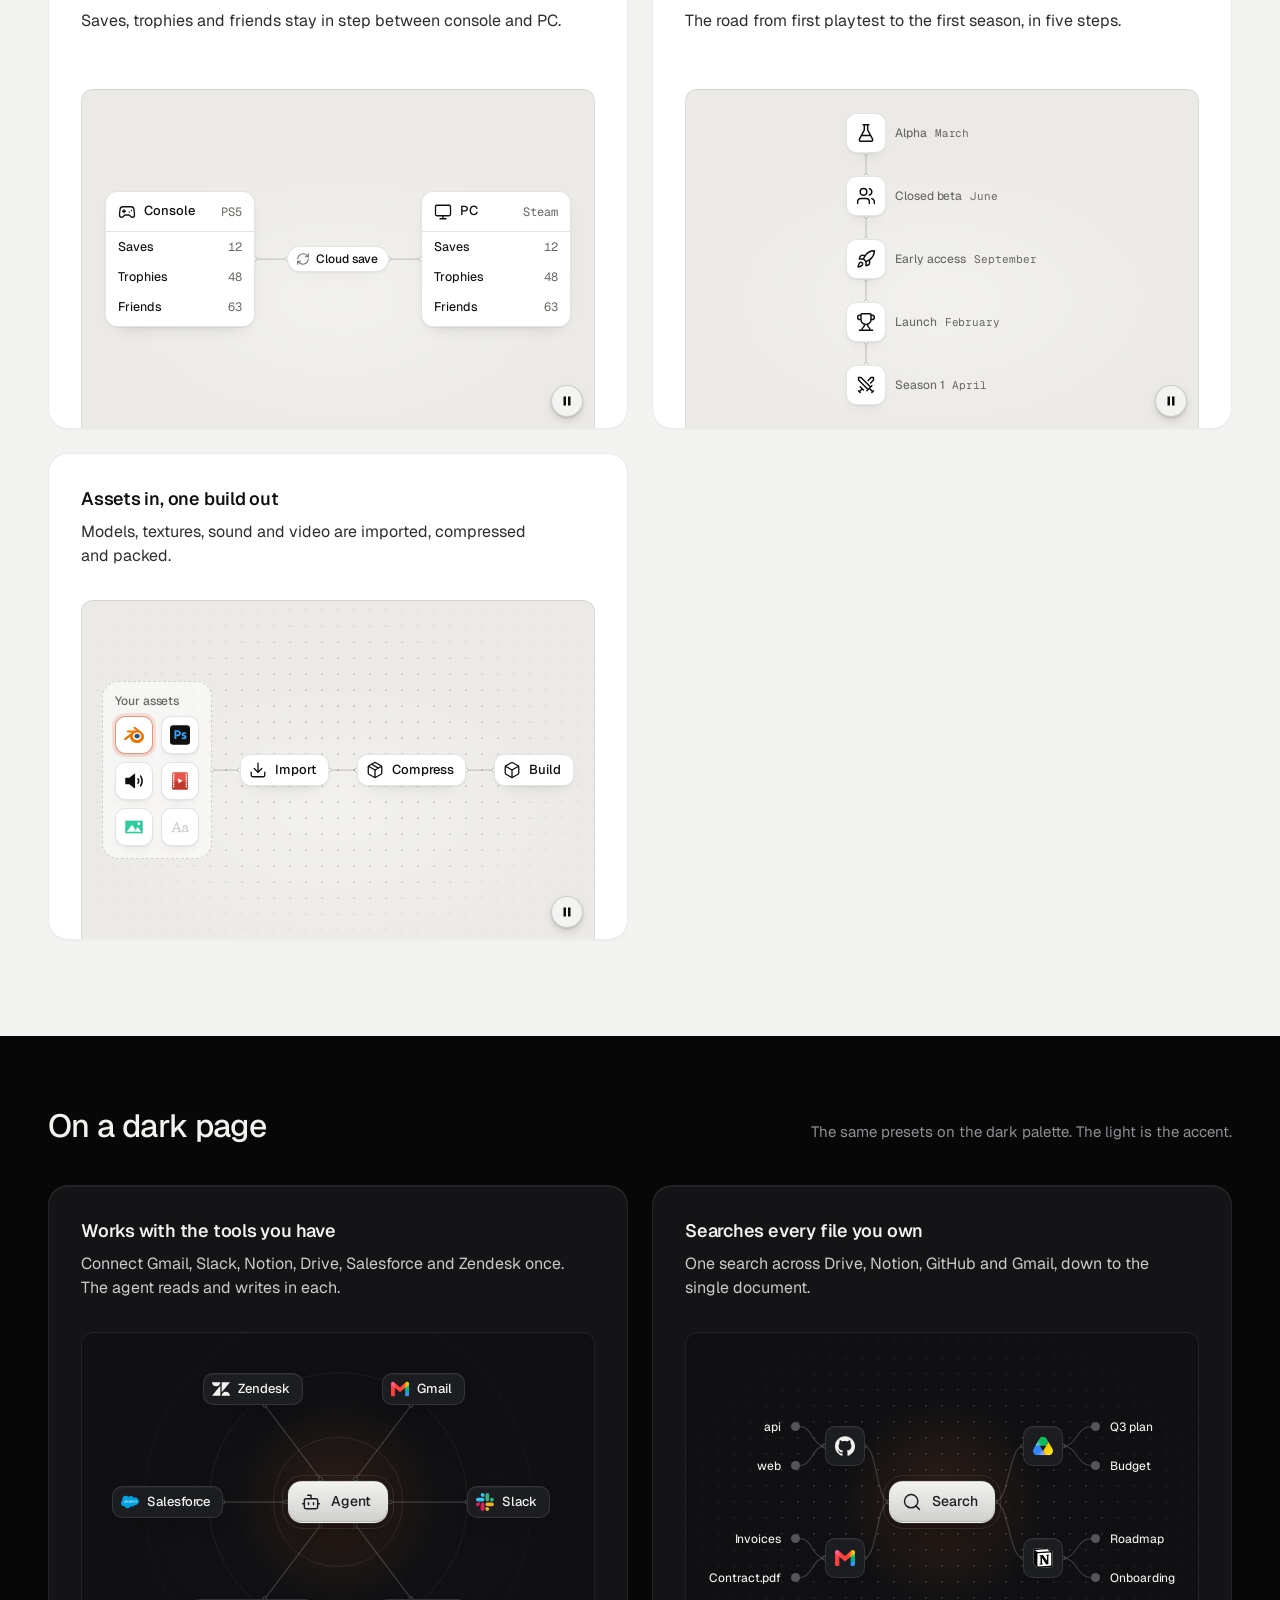
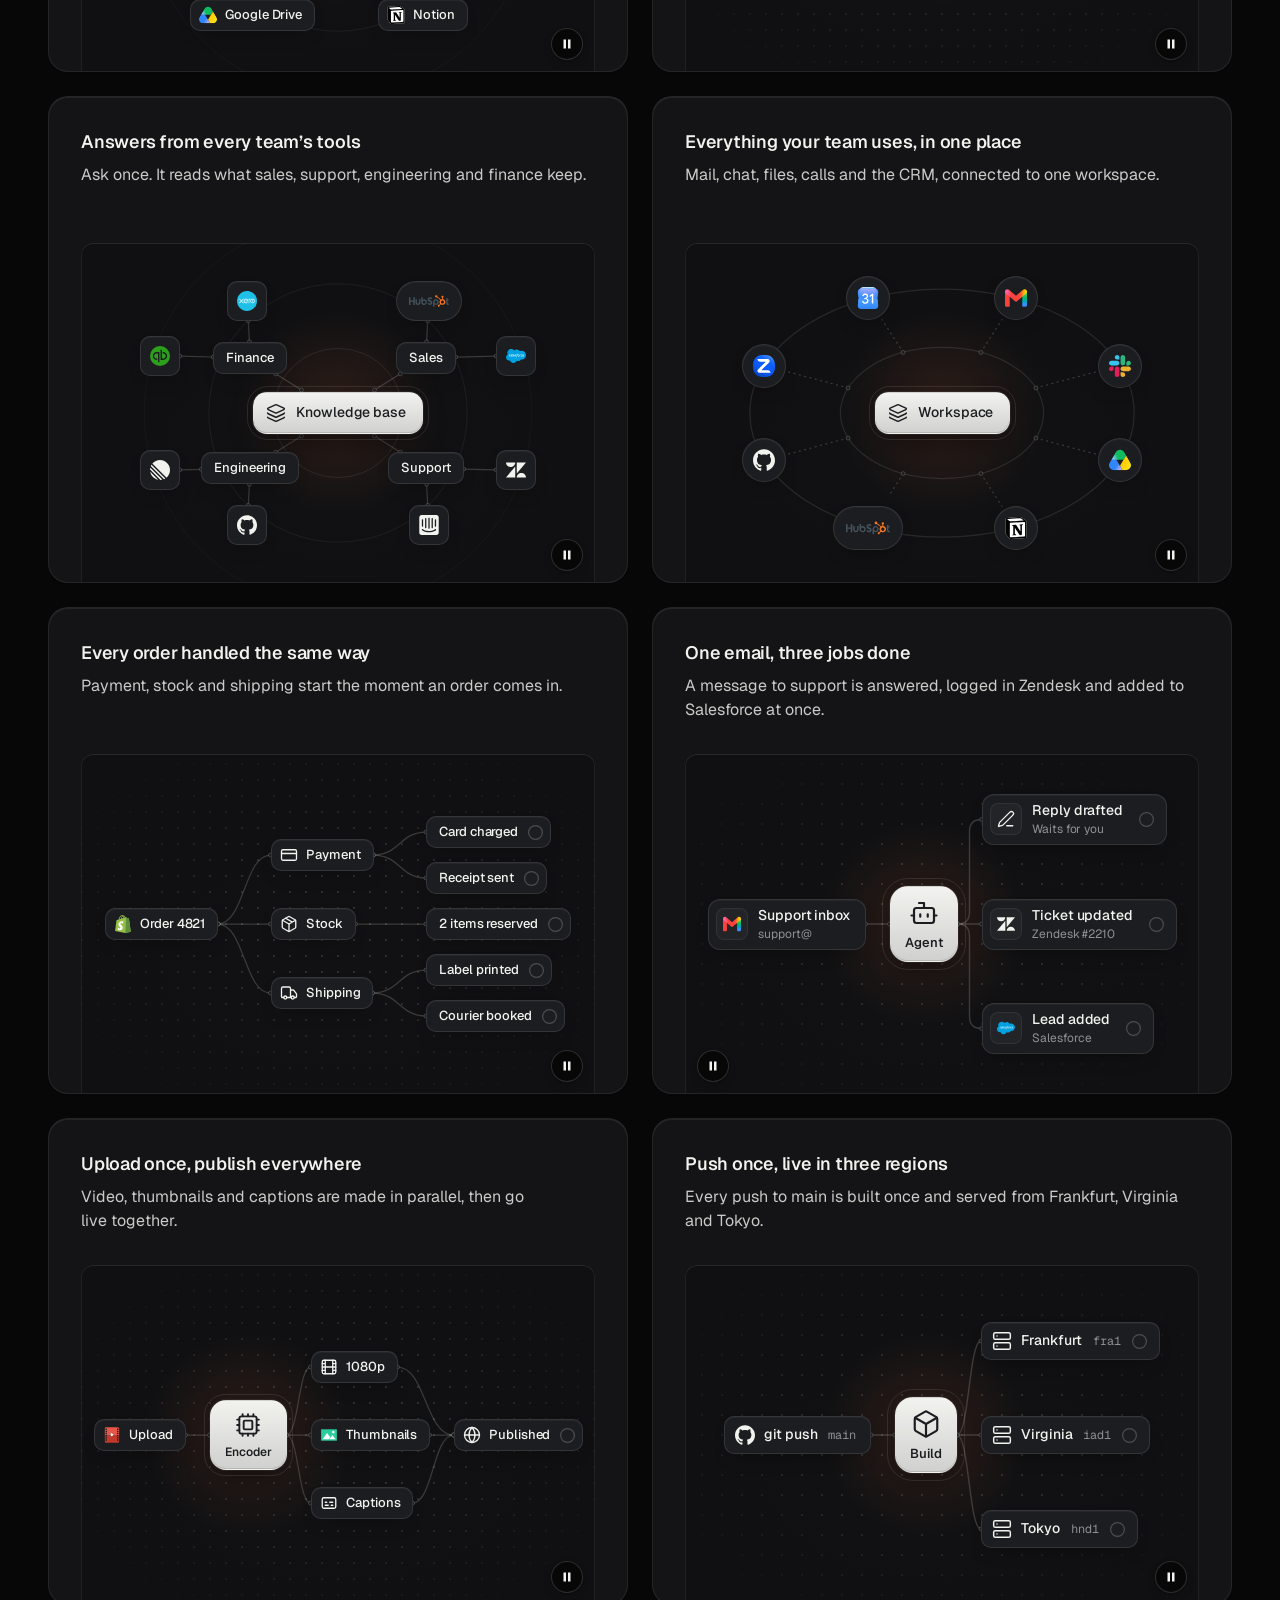
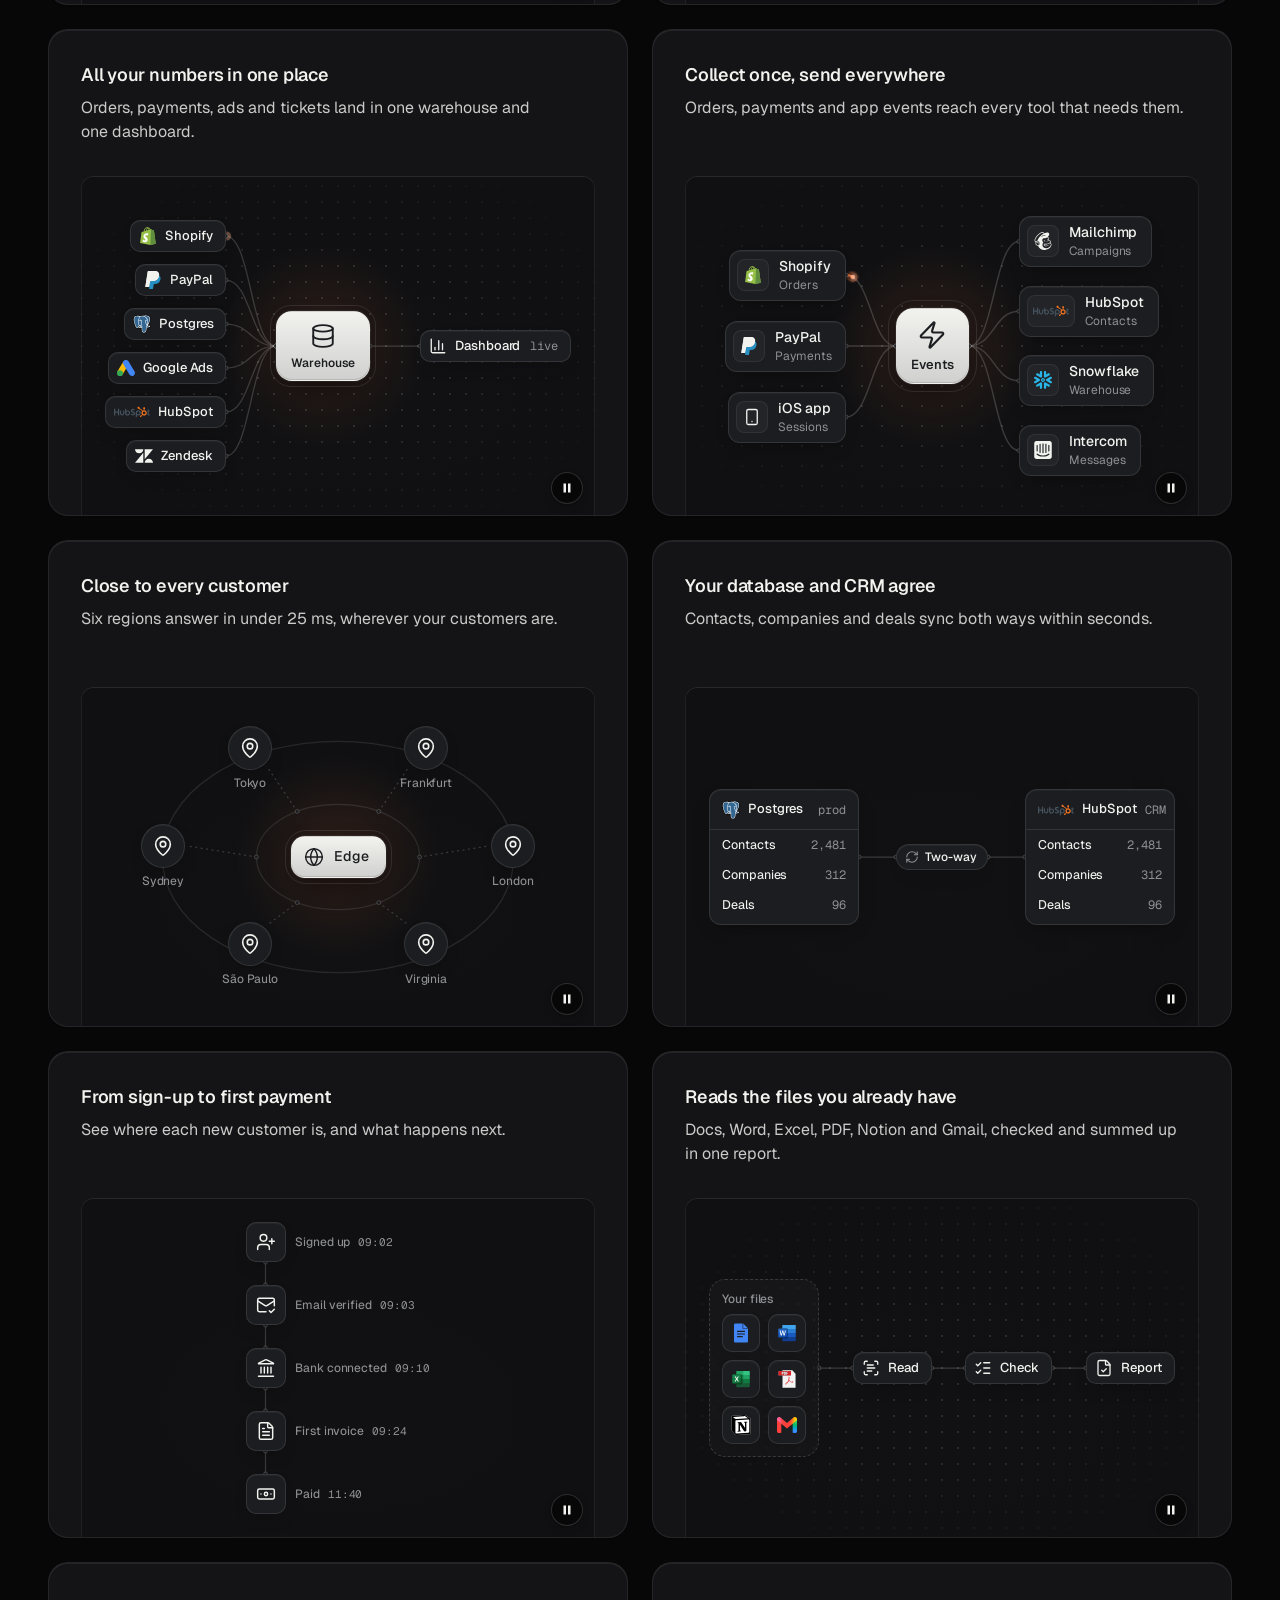
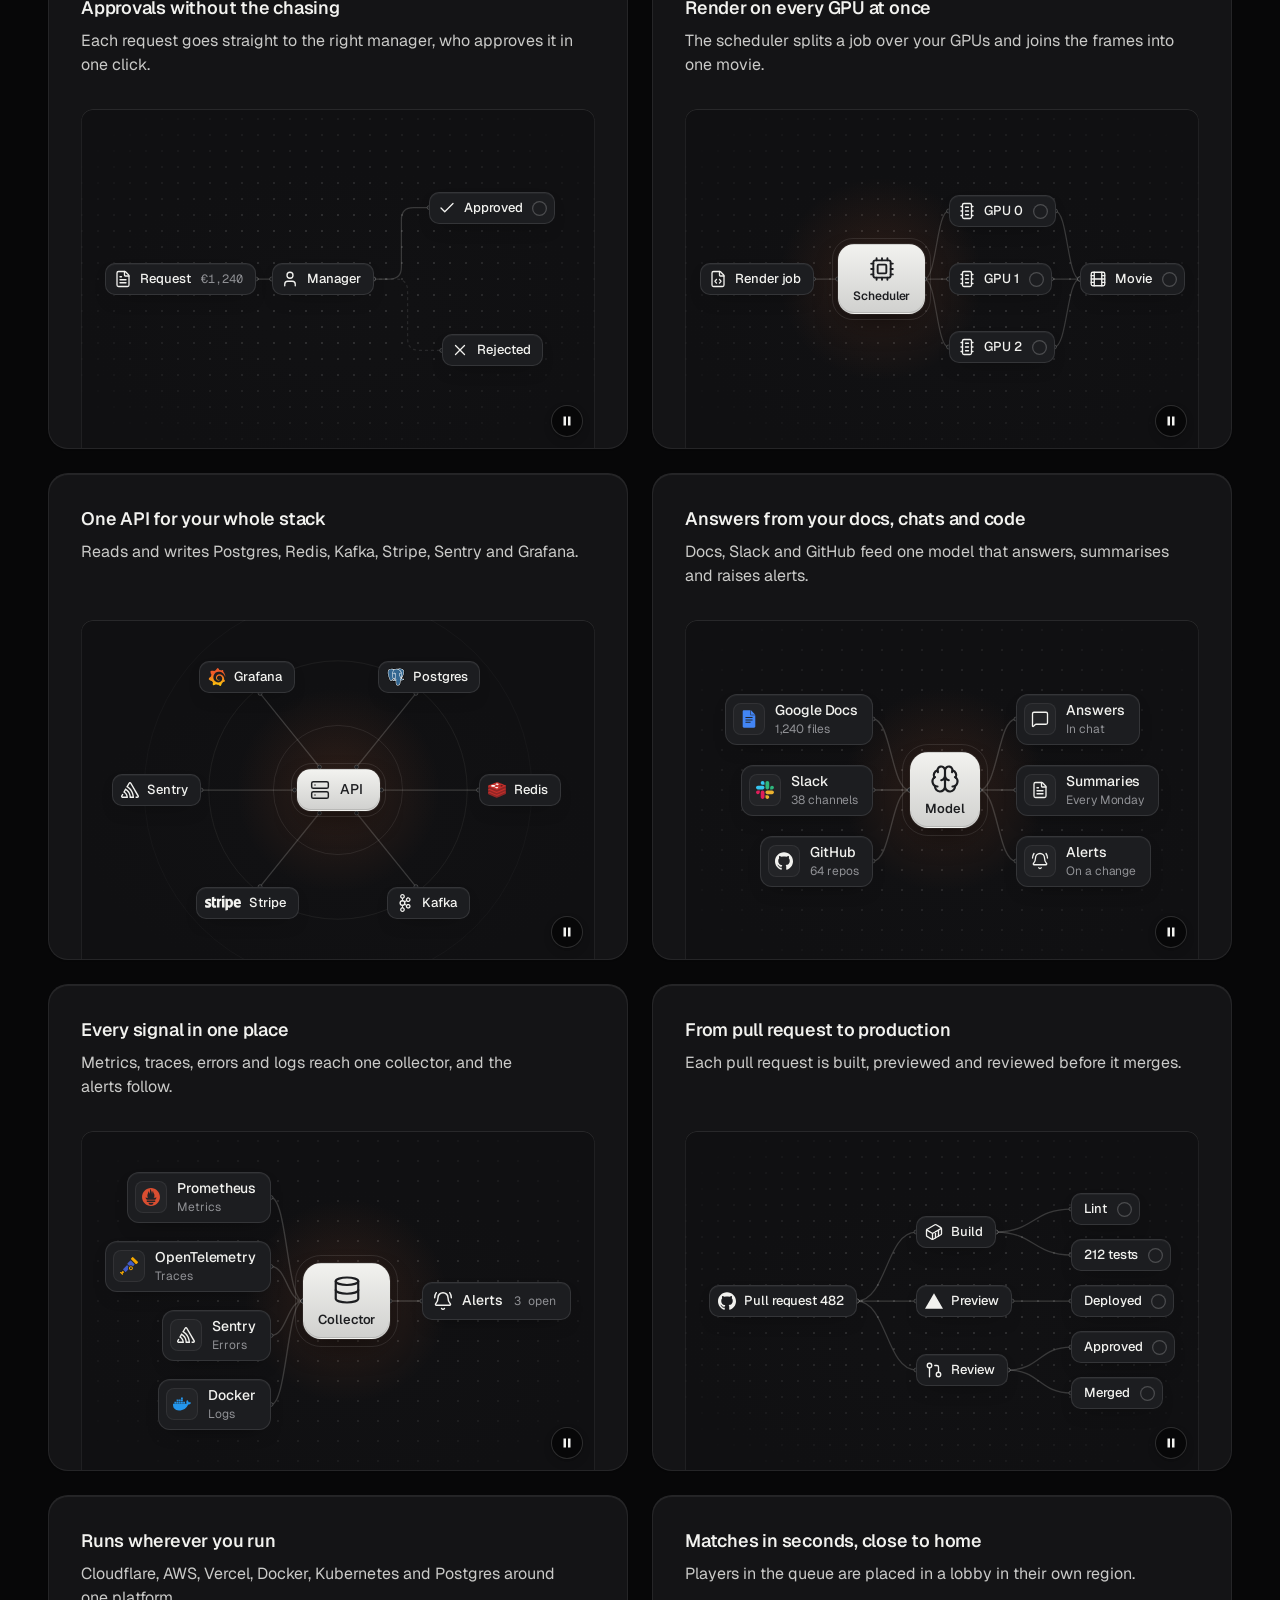
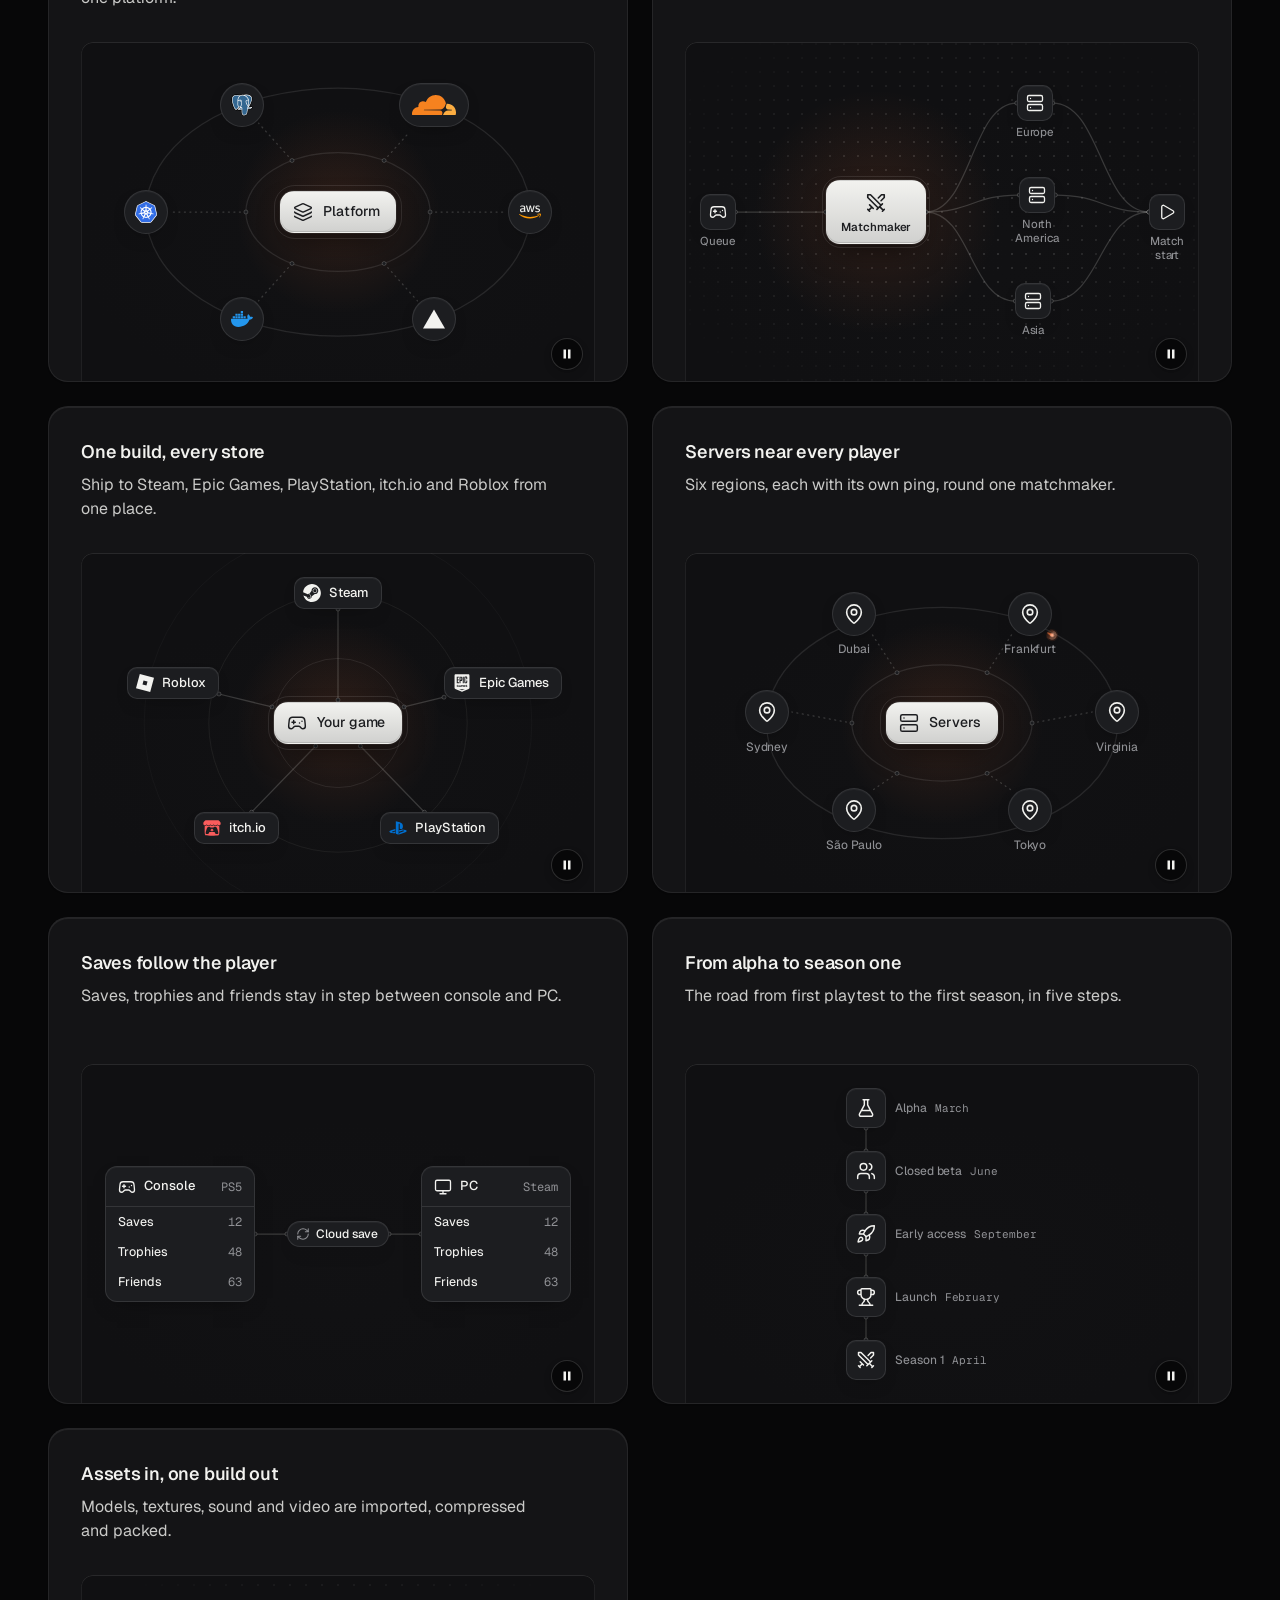
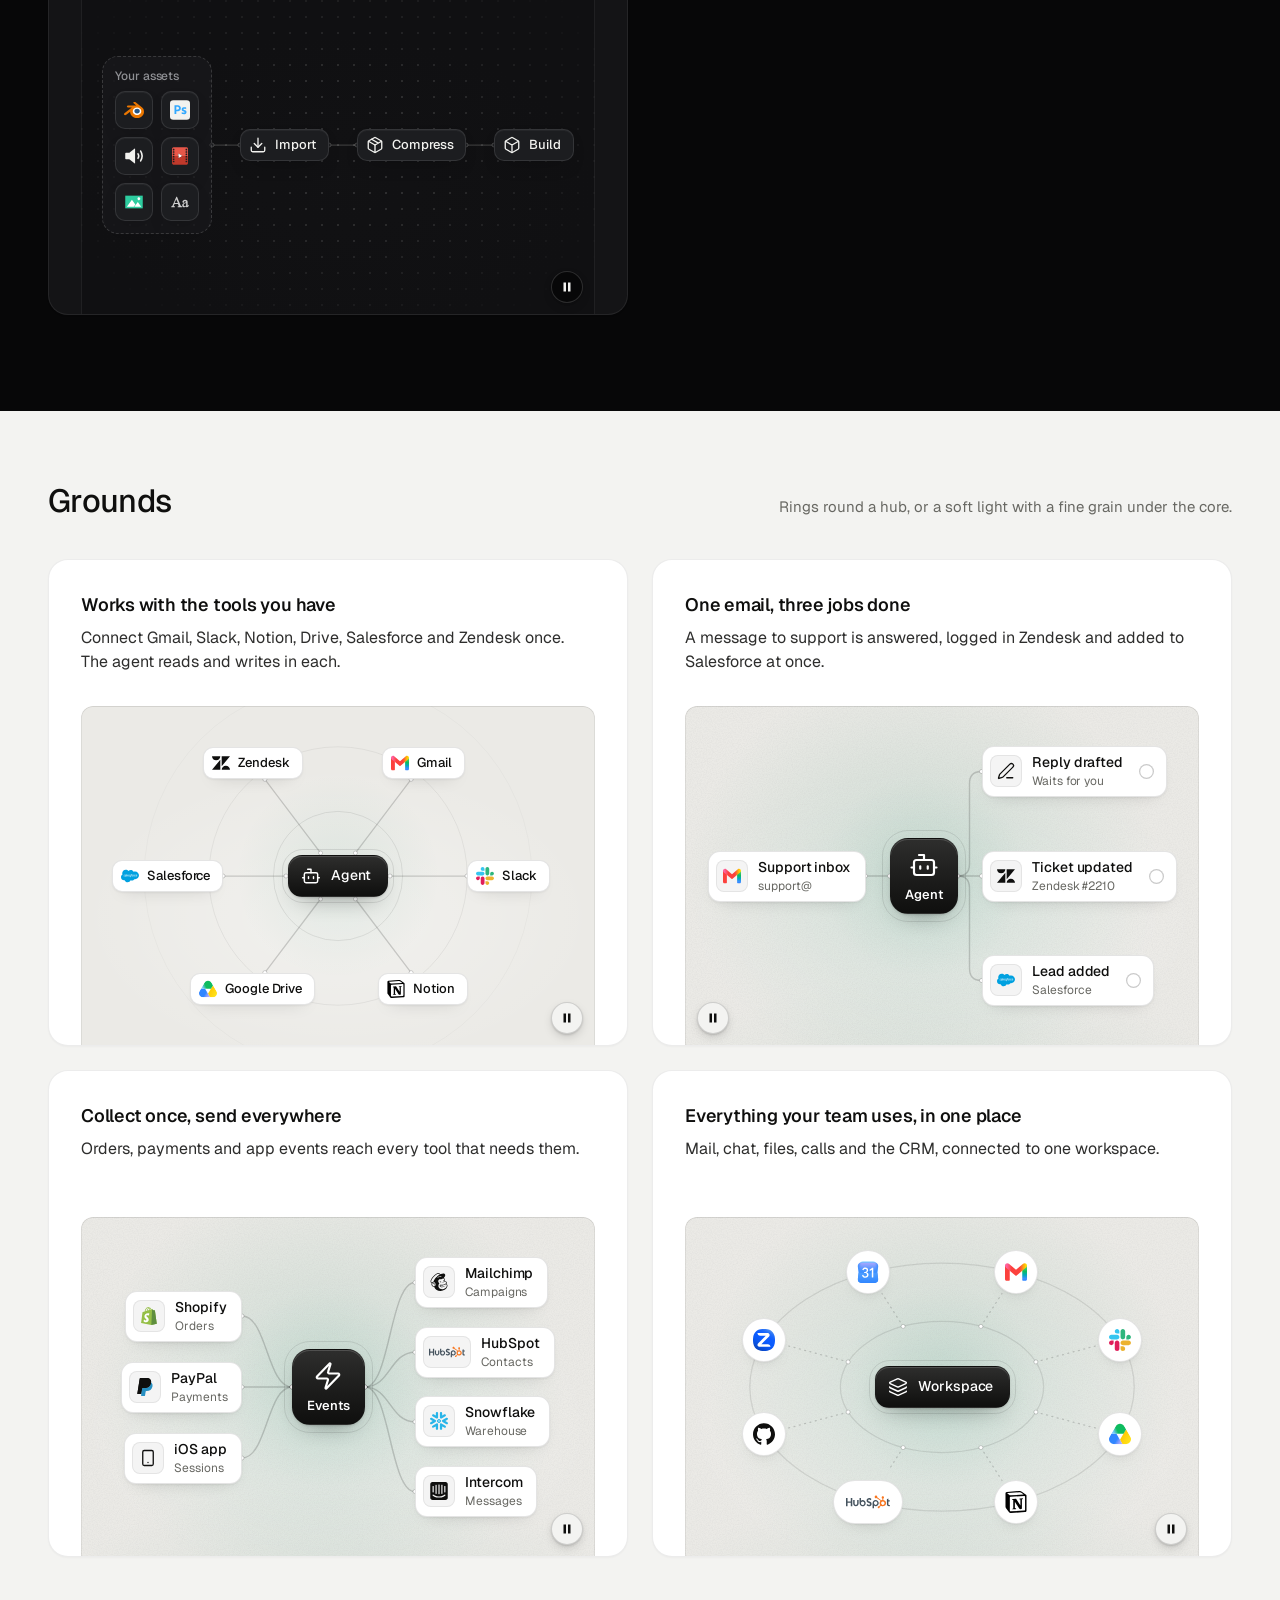
<file: .agents/skills/design-taste-frontend/assets/diagrams/demo.html>
<!doctype html>
<html lang="en">
<head>
<meta charset="utf-8">
<meta name="viewport" content="width=device-width, initial-scale=1">
<title>Diagrams</title>
<link rel="preconnect" href="https://fonts.googleapis.com">
<link rel="preconnect" href="https://fonts.gstatic.com" crossorigin>
<link href="https://fonts.googleapis.com/css2?family=Geist:wght@300..700&family=Geist+Mono:wght@400;500&display=swap" rel="stylesheet">
<link rel="stylesheet" href="../ui/cards.css">
<link rel="stylesheet" href="diagram.css">
<style>
  /* two page palettes (the same as assets/ui/cards.html); every colour of the cards and the diagrams
     comes from these */
  :root {
    --font-text: "Geist", system-ui, sans-serif;
    --font-display: "Geist", system-ui, sans-serif;
    --font-mono: "Geist Mono", ui-monospace, monospace;
  }
  [data-theme="light"] {
    --bg: #f3f3f1; --card: #ffffff; --ink: #0f0f0e; --muted: #686863; --accent: #e5531c; --accent-ink: #ffffff; --frag: #ffffff; --ground-bg: #ebeae6; --ground-accent: #dcd9d0;
  }
  [data-theme="light"][data-accent="blue"] { --accent: #2456e8; }
  [data-theme="light"][data-accent="green"] { --accent: #16825d; }
  [data-theme="dark"] {
    --bg: #070708; --card: #141416; --ink: #f2f2ef; --muted: #8f9094; --accent: #ff7a3c; --accent-ink: #120c08; --frag: #1c1d20; --ground-bg: #101012; --ground-accent: #232326;
  }
  [data-theme="dark"][data-accent="white"] { --accent: #f2f2ef; --accent-ink: #0b0b0c; }
  [data-theme="dark"][data-accent="green"] { --accent: #3ccf8e; --accent-ink: #06130d; }
  * { box-sizing: border-box; }
  html, body { margin: 0; }
  body { font-family: var(--font-text); background: #f3f3f1; color: #0f0f0e; -webkit-font-smoothing: antialiased; }
  .set { background: var(--bg); color: var(--ink); padding: 72px 0 96px; }
  .wrap { max-width: 1232px; margin: 0 auto; padding: 0 24px; }
  .head { display: flex; align-items: baseline; justify-content: space-between; gap: 24px; margin-bottom: 40px; }
  .head h2 { margin: 0; font: 500 32px/1.15 var(--font-display); letter-spacing: -0.02em; }
  .head p { margin: 0; color: var(--muted); font-size: 15px; max-width: 46ch; }
  .grid { display: grid; grid-template-columns: repeat(2, minmax(0, 1fr)); gap: 24px; }
  .grid--one { grid-template-columns: minmax(0, 1fr); }
  /* the panel heights of the brief: a card panel about 340 high, a section panel 560 */
  .card > .panel { --p-h: 340px; }
  .card--wide > .panel { --p-h: 560px; }
  .item { display: flex; flex-direction: column; gap: 10px; min-width: 0; }
  .item > .card { flex: 1; }
  .item > code { font: 400 12px/1 var(--font-mono); color: var(--muted); padding-left: 4px; }
  .top { background: #f3f3f1; border-bottom: 1px solid rgb(0 0 0 / .07); }
  .top .wrap { display: flex; align-items: center; gap: 16px; height: 60px; font-size: 14px; }
  .top b { font-weight: 560; }
  .top span { color: #686863; }
  /* a held moment (?dg=rest or mid) shows its end state at once, for screenshots */
  .dg-hold .dg *, .dg-hold .dg *::before, .dg-hold .dg *::after { transition: none !important; animation: none !important; }
  @media (max-width: 1023px) { .grid { grid-template-columns: minmax(0, 1fr); } }
  @media (max-width: 639px) {
    .set { padding: 48px 0 64px; }
    .wrap { padding: 0 16px; }
    .head { flex-direction: column; gap: 8px; margin-bottom: 28px; }
    .head h2 { font-size: 26px; }
    .card > .panel { --p-h: 300px; }
    .card--wide > .panel { --p-h: 420px; }
  }
</style>
</head>
<body data-icon-base="../icons/demo/">
<!-- icons load from ../icons/demo/ (every curated icon, written by scripts/icons.mjs fetch --all). A real page loads them from assets/icons/, filled once with:
     node scripts/icons.mjs scan index.html --out assets/icons -->
<header class="top"><div class="wrap"><b>Diagrams</b><span>diagram.js with presets.json: node-and-line visuals for a card or a section. <a href="lab.html">Open the builder</a></span></div></header>
<main id="sets"></main>

<script type="module">
  import dg from './diagram.js';

  // plain card copy for the demo only (a page writes its own)
  const COPY = {
    'hub-tools': ['Works with the tools you have', 'Connect Gmail, Slack, Notion, Drive, Salesforce and Zendesk once. The agent reads and writes in each.'],
    'hub-branches': ['Searches every file you own', 'One search across Drive, Notion, GitHub and Gmail, down to the single document.'],
    'hub-web': ['Answers from every team’s tools', 'Ask once. It reads what sales, support, engineering and finance keep.'],
    'ring-apps': ['Everything your team uses, in one place', 'Mail, chat, files, calls and the CRM, connected to one workspace.'],
    'tree-orders': ['Every order handled the same way', 'Payment, stock and shipping start the moment an order comes in.'],
    'lanes-agent': ['One email, three jobs done', 'A message to support is answered, logged in Zendesk and added to Salesforce at once.'],
    'lanes-media': ['Upload once, publish everywhere', 'Video, thumbnails and captions are made in parallel, then go live together.'],
    'lanes-deploy': ['Push once, live in three regions', 'Every push to main is built once and served from Frankfurt, Virginia and Tokyo.'],
    'fanin-warehouse': ['All your numbers in one place', 'Orders, payments, ads and tickets land in one warehouse and one dashboard.'],
    'bowtie-events': ['Collect once, send everywhere', 'Orders, payments and app events reach every tool that needs them.'],
    'ring-regions': ['Close to every customer', 'Six regions answer in under 25 ms, wherever your customers are.'],
    'sync-crm': ['Your database and CRM agree', 'Contacts, companies and deals sync both ways within seconds.'],
    'timeline-onboarding': ['From sign-up to first payment', 'See where each new customer is, and what happens next.'],
    'grid-documents': ['Reads the files you already have', 'Docs, Word, Excel, PDF, Notion and Gmail, checked and summed up in one report.'],
    'free-approval': ['Approvals without the chasing', 'Each request goes straight to the right manager, who approves it in one click.'],
    'lanes-render': ['Render on every GPU at once', 'The scheduler splits a job over your GPUs and joins the frames into one movie.'],
    'hub-stack': ['One API for your whole stack', 'Reads and writes Postgres, Redis, Kafka, Stripe, Sentry and Grafana.'],
    'bowtie-model': ['Answers from your docs, chats and code', 'Docs, Slack and GitHub feed one model that answers, summarises and raises alerts.'],
    'fanin-telemetry': ['Every signal in one place', 'Metrics, traces, errors and logs reach one collector, and the alerts follow.'],
    'tree-release': ['From pull request to production', 'Each pull request is built, previewed and reviewed before it merges.'],
    'ring-edge': ['Runs wherever you run', 'Cloudflare, AWS, Vercel, Docker, Kubernetes and Postgres around one platform.'],
    'lanes-matchmaking': ['Matches in seconds, close to home', 'Players in the queue are placed in a lobby in their own region.'],
    'hub-stores': ['One build, every store', 'Ship to Steam, Epic Games, PlayStation, itch.io and Roblox from one place.'],
    'ring-servers': ['Servers near every player', 'Six regions, each with its own ping, round one matchmaker.'],
    'sync-saves': ['Saves follow the player', 'Saves, trophies and friends stay in step between console and PC.'],
    'timeline-season': ['From alpha to season one', 'The road from first playtest to the first season, in five steps.'],
    'grid-assets': ['Assets in, one build out', 'Models, textures, sound and video are imported, compressed and packed.'],
  };
  const q = new URLSearchParams(location.search);
  const only = q.get('ids') ? q.get('ids').split(',') : null;
  const themes = q.get('theme') ? q.get('theme').split(',') : ['light', 'dark'];
  const type = q.get('type');                // software | tech | gaming | product | service
  const show = q.get('show') || 'all';      // all | cards | grounds | sections
  const groundAll = q.get('ground');         // ?ground=glow tries one ground on every card

  const presets = await dg.presets();
  const ids = Object.keys(presets).filter(id => (!only || only.includes(id)) && (!type || (presets[id].types || []).includes(type)));
  const root = document.getElementById('sets');

  const card = (id, cls = '', opts = null) => {
    const [t, p] = COPY[id] || [id, ''];
    const wrap = document.createElement('div');
    wrap.className = 'item';
    const a = document.createElement('article');
    a.className = 'card card--row ' + cls;
    a.innerHTML = `<h3></h3><p></p><div class="panel"><div class="dg" data-diagram="${id}"></div></div>`;
    a.querySelector('h3').textContent = t;
    a.querySelector('p').textContent = p;
    const o = { ...(opts || {}), ...(groundAll ? { ground: groundAll } : {}) };
    if (Object.keys(o).length) a.querySelector('.dg').dataset.diagramOpts = JSON.stringify(o);
    a.dataset.preset = id;
    wrap.append(a);
    if (q.get('labels')) { const code = document.createElement('code'); code.textContent = id + (o.ground ? ` · ground ${o.ground}` : ''); wrap.append(code); }
    return wrap;
  };
  const set = (theme, title, text, list, wideCards, accent) => {
    const sec = document.createElement('section');
    sec.className = 'set';
    sec.dataset.theme = theme;
    if (accent) sec.dataset.accent = accent;
    sec.innerHTML = `<div class="wrap"><div class="head"><h2></h2><p></p></div><div class="grid${wideCards ? ' grid--one' : ''}"></div></div>`;
    sec.querySelector('h2').textContent = title;
    sec.querySelector('.head p').textContent = text;
    const grid = sec.querySelector('.grid');
    list.forEach(x => { const [id, o] = Array.isArray(x) ? x : [x, null]; if (presets[id]) grid.appendChild(card(id, wideCards ? 'card--wide' : '', o)); });
    root.appendChild(sec);
  };
  if (show === 'all' || show === 'cards') {
    if (themes.includes('light')) set('light', 'In a card', 'Every preset in a feature card, its panel about 540 by 340.', ids);
    if (themes.includes('dark')) set('dark', 'On a dark page', 'The same presets on the dark palette. The light is the accent.', ids);
  }
  if (show === 'all' || show === 'grounds') {
    const g = [['hub-tools', { ground: 'rings' }], ['lanes-agent', { ground: 'glow' }], ['bowtie-events', { ground: 'glow dots' }], ['ring-apps', { ground: 'glow' }]]
      .filter(([id]) => !only || only.includes(id));
    if (themes.includes('light')) set('light', 'Grounds', 'Rings round a hub, or a soft light with a fine grain under the core.', g, false, 'green');
    if (themes.includes('dark')) set('dark', 'Grounds, dark', 'The same grounds on the dark palette.', g, false, 'green');
  }
  if (show === 'all' || show === 'sections') {
    const wl = ['lanes-agent', 'bowtie-events'].filter(id => !only || only.includes(id));
    const wd = ['hub-branches', 'sync-crm'].filter(id => !only || only.includes(id));
    if (themes.includes('light')) set('light', 'In a section', 'The same specs at section size, about 1170 by 560. Nodes with a line become cards.', wl, true, 'blue');
    if (themes.includes('dark')) set('dark', 'Section, dark', 'A white light on the dark palette.', wd, true, 'white');
  }

  const all = await dg.auto(document);
  window.__dg = all;
  await document.fonts.ready;
  await dg.ready();
  // ?dg=rest holds every diagram at rest, ?dg=mid at its busiest moment (screenshots)
  const hold = q.get('dg');
  if (hold) { document.documentElement.classList.add('dg-hold'); all.forEach(d => d.seek(hold === 'rest' ? d.T - 0.05 : d.stillT)); }
  requestAnimationFrame(() => { document.documentElement.dataset.ready = '1'; });
</script>
</body>
</html>
</file>
<file: .agents/skills/design-taste-frontend/assets/system.css>
/*
  taste-skill system.css - the one system for the page. Link it first, then assets/ui/cards.css (the
  feature card, its panel and the fragment placements), then set the palette (--p-*), the fonts and
  the radius set on :root in the page (node scripts/start.mjs prints that block).
  Do not add a second grid, spacing scale, type scale, radius scale, button or card style.
*/

/* ---------------------------------------------------------------- tokens */
:root {
  /* palette (hex only; fx.js reads --bg --surface --ink --muted --accent --accent-ink) */
  --p-bg: #ffffff;
  --p-surface: #f4f4f4;
  --p-ink: #111111;
  --p-muted: #6b6b6b;
  --p-accent: #1a4be0;
  --p-accent-ink: #ffffff;
  --p-action: #1a4be0;      /* buttons, links, focus: the accent, or the ink when the accent is too pale */
  --p-action-ink: #ffffff;
  --p-inv-bg: #111111;
  --p-inv-surface: #1c1c1c;
  --p-inv-ink: #f4f4f4;
  --p-inv-muted: #a3a3a3;
  --p-inv-accent: #ffffff;
  --p-inv-accent-ink: #111111;
  --p-inv-action: #ffffff;
  --p-inv-action-ink: #111111;
  /* the lit ground behind UI and in the closing band (references/cards.md), one per page, tech pages only
     (none on kind other, which is flat): <html data-ground="sand|sky|sage|painting">. system.js gives it to every ground
     that holds UI, on light and dark pages alike; --hue on one panel changes only its accent */
  --ground-bg: #d9ccb7; --ground-surface: #e9e0d2; --ground-ink: #2a2622; --ground-muted: #5a534a; --ground-accent: #a8794a;

  /* fonts */
  --font-display: system-ui, -apple-system, "Segoe UI", sans-serif;
  --font-text: system-ui, -apple-system, "Segoe UI", sans-serif;
  --font-mono: ui-monospace, "SFMono-Regular", Menlo, Consolas, monospace;
  --display-weight: 400;    /* headlines 400; 500 on a tech page (software, gaming, hardware) */
  --display-tracking: -0.025em;

  /* the page rhythm (references/layout-v4.md): one section per screen. The header is fixed and
     --nav tall; every section is padded --padt above and --padb (plus the phone action bar, --bar)
     below, and is exactly one or two screens tall (--h: 1 or 2; --hm on a phone). The hero's words
     start --hgap under the header and its content ends --hpadb above the fold. */
  --nav: 72px;
  --padt: 120px;
  --padb: 72px;
  --hgap: 48px;
  --hpadb: 64px;
  --bar: 0px;
  /* grid: one .wrap (alias .container) for the header, every section and the footer, the same
     --gut on both sides: 1280 wide at x 80-1360 at 1440, 342 at x 24-366 at 390 */
  --container: 1280px;
  --gut: 80px;
  --pad: var(--gut);
  --gutter: 24px;

  /* spacing: 4/8 scale */
  --s-1: 4px;  --s-2: 8px;  --s-3: 12px; --s-4: 16px; --s-5: 24px;
  --s-6: 32px; --s-7: 48px; --s-8: 64px; --s-9: 96px; --s-10: 128px;
  --section: 40px;      /* only a .section outside main (the kit's demo pages); every main > section and
                           footer.closing take --padt and --padb */
  --section-band: 56px; /* the same for an older footer outside footer.closing */
  --head-gap: 48px;     /* the one heading-to-content gap, 32 on a phone (layout.css reads it as --ly-head-gap) */
  --card-pad: 16px;     /* card padding (cards.css sets its own for cards with a panel) */
  --card-gap: 16px;     /* gap between cards */

  /* type scale (the only sizes on the page) */
  --t-label: 13px;
  --t-small: 14px;
  --t-body: 16px;
  --t-lead: 18px;
  --t-card: 18px;
  --t-h3: 24px;
  /* straight lines from the phone size at 390 to the desktop size at 1440 (system.md's table) */
  --t-h2: clamp(30px, 1.72vw + 23.3px, 48px);
  --t-h1: clamp(38px, 3.24vw + 25.4px, 72px);
  /* a big number stays a step under the h2 (VI-11): 38 at 1440, 28 at 390, so it never reads as a
     section heading; a stats row and a price set their own, smaller still */
  --t-stat: clamp(28px, .952vw + 24.29px, 38px);

  /* radius: one scale (soft by default; data-radius on <html> switches it) */
  --r-sm: 8px;  --r-md: 12px; --r-lg: 20px; --r-btn: 8px;

  /* controls (fixed here; a page never adds its own) */
  --btn-h: 44px;
  --btn-h-sm: 36px;
  --nav-h: var(--nav);  /* the older name, kept for the kit's files */
  --icon: 16px;         /* small icons: socials, menu chevrons, mono brand marks */

  /* motion: the one UI ease-out (motion.css --m-ease and ui/base.css --u-ease read it; references/motion.md) */
  --ease: cubic-bezier(.2, .8, .2, 1);
  --dur: 180ms;
}
html[data-radius="sharp"] { --r-sm: 4px; --r-md: 6px;  --r-lg: 8px;  --r-btn: 4px; }
html[data-radius="soft"]  { --r-sm: 8px; --r-md: 12px; --r-lg: 20px; --r-btn: 8px; }
html[data-radius="round"] { --r-sm: 10px; --r-md: 16px; --r-lg: 24px; --r-btn: 999px; }
/* the four lit grounds (references/cards.md); sand is the default above. painting goes with
   painterly-landscape (x.ai's daylight sky over olive hills) */
html[data-ground="sky"]      { --ground-bg: #c6d3df; --ground-surface: #d6e0e9; --ground-ink: #25303a; --ground-muted: #4d5964; --ground-accent: #3f6a92; }
html[data-ground="sage"]     { --ground-bg: #cdd6c6; --ground-surface: #dce3d6; --ground-ink: #262d24; --ground-muted: #535b51; --ground-accent: #6c8e63; }
html[data-ground="painting"] { --ground-bg: #79a8d6; --ground-surface: #a6c4e2; --ground-ink: #16212c; --ground-muted: #273949; --ground-accent: #9c9b3c; }
/* cards.css takes its card and panel radii from this scale */
html[data-radius] .card { --c-r: var(--r-lg); }
html[data-radius] .panel { --p-r: var(--r-md); }

/* a phone: the header 56, the sections padded 96 / 48, the hero's words 40 under the header and its
   content ending 24 above the fold, 24 at both sides, 12 between columns */
@media (max-width: 639px) {
  :root { --nav: 56px; --padt: 96px; --padb: 48px; --hgap: 40px; --hpadb: 24px; --gut: 24px; --gutter: 12px; --card-gap: 12px; --head-gap: 32px; }
}
@media (min-width: 640px) {
  :root { --gut: 48px; --section: 48px; --section-band: 72px; --card-pad: 24px; }
}
@media (min-width: 1024px) {
  :root { --gut: 80px; --section: 56px; --section-band: 96px; --card-gap: 24px;
          --t-lead: 20px; --t-card: 20px; --t-h3: 28px; }
  /* a place (and a local service): the 1200 column at x 120-1320 */
  html[data-type="place"] { --gut: 120px; --container: 1200px; }
}
/* a place (VI-06, ST-96, PH-23): its own smaller type (h1 48/53 and 32/37, h2 32/40 and 24/30, titles
   and the sub-line 20 and 18), the Recipe 3 hero's gap under its photograph (40, 24 on a phone),
   square photographs and cards and 2px buttons, whatever data-radius and data-buttons say */
:root[data-type="place"] {
  --hgap: 40px;
  --t-h1: clamp(32px, 1.524vw + 26.06px, 48px);
  --t-h2: clamp(24px, .762vw + 21px, 32px);
  --t-h3: clamp(20px, .381vw + 18.51px, 24px);
  --r-sm: 2px; --r-md: 0px; --r-lg: 0px; --r-btn: 2px;
}
:root[data-type="place"] :is(h1, .t-h1) { line-height: 1.104; }
:root[data-type="place"] :is(h2, .t-h2) { line-height: 1.25; }
@media (max-width: 639px) {
  :root[data-type="place"] { --hgap: 24px; }
  :root[data-type="place"] :is(h1, .t-h1) { line-height: 1.156; }
}

/* ---------------------------------------------------------------- grounds (at most three) */
:root, .ground-base {
  --bg: var(--p-bg); --surface: var(--p-surface); --ink: var(--p-ink); --muted: var(--p-muted);
  --accent: var(--p-accent); --accent-ink: var(--p-accent-ink); --card: var(--p-surface);
  --action: var(--p-action); --action-ink: var(--p-action-ink);
}
.ground-surface {
  --bg: var(--p-surface); --surface: var(--p-bg); --ink: var(--p-ink); --muted: var(--p-muted);
  --accent: var(--p-accent); --accent-ink: var(--p-accent-ink); --card: var(--p-bg);
  --action: var(--p-action); --action-ink: var(--p-action-ink);
}
.ground-inverse {
  --bg: var(--p-inv-bg); --surface: var(--p-inv-surface); --ink: var(--p-inv-ink); --muted: var(--p-inv-muted);
  --accent: var(--p-inv-accent); --accent-ink: var(--p-inv-accent-ink); --card: var(--p-inv-surface);
  --action: var(--p-inv-action); --action-ink: var(--p-inv-action-ink);
}
:root, .ground-base, .ground-surface, .ground-inverse {
  --line: color-mix(in oklab, var(--ink) 11%, transparent);
  --line-strong: color-mix(in oklab, var(--ink) 20%, transparent);
  /* effects (fx.js) and UI fragments (assets/ui) take the colours of the ground they sit on */
  --fx-bg: var(--bg); --fx-surface: var(--surface); --fx-ink: var(--ink); --fx-muted: var(--muted);
  --fx-accent: var(--accent); --fx-accent-ink: var(--accent-ink);
  --ui-font: var(--font-text); --ui-mono: var(--font-mono); --ui-radius: var(--r-md);
}
.ground-base, .ground-surface, .ground-inverse { background: var(--bg); color: var(--ink); }

/* ---------------------------------------------------------------- base */
*, *::before, *::after { box-sizing: border-box; }
/* an anchor lands on the section's top (the judge's frame): the fixed header covers --nav of its --padt */
html { -webkit-text-size-adjust: 100%; scroll-padding-top: 0; scroll-behavior: auto; margin: 0; }
body {
  margin: 0; background: var(--bg); color: var(--ink);
  font: 400 var(--t-body)/1.55 var(--font-text);
  -webkit-font-smoothing: antialiased; text-rendering: optimizeLegibility; overflow-x: clip;
}
img, svg, video, canvas { display: block; max-width: 100%; }
/* hidden means hidden, also on an img the line above makes a block (a menu tab's photograph, a peek photograph) */
[hidden] { display: none !important; }
img, video { height: auto; }
a { color: inherit; text-decoration: none; }
button { font: inherit; color: inherit; }
h1, h2, h3, h4, p, ul, ol, figure, blockquote { margin: 0; }
ul, ol { padding: 0; list-style: none; }
h1, h2, h3, h4 {
  font-family: var(--font-display); font-weight: var(--display-weight);
  letter-spacing: var(--display-tracking); text-wrap: balance; overflow-wrap: break-word;
  /* a long word (a German compound at 390) breaks at a syllable with a hyphen, in the language of <html lang>;
     only words of 10 letters or more, 4 at least on each side, so a short English heading never breaks */
  hyphens: auto; -webkit-hyphens: auto; hyphenate-limit-chars: 10 4 4;
}
h1, .t-h1 { font-size: var(--t-h1); line-height: 1.04; }
h2, .t-h2 { font-size: var(--t-h2); line-height: 1.1; }
h3, .t-h3 { font-size: var(--t-h3); line-height: 1.2; }
h4, .t-card { font-family: var(--font-text); font-weight: 500; font-size: var(--t-card); line-height: 1.3; letter-spacing: -0.01em; }
p { text-wrap: pretty; }
.t-lead  { font-size: var(--t-lead); line-height: 1.5; }
.t-body  { font-size: var(--t-body); line-height: 1.55; }
.t-small { font-size: var(--t-small); line-height: 1.5; }
.t-label { font-size: var(--t-label); font-weight: 500; line-height: 1.4; letter-spacing: 0.01em; }
.t-stat  { font-family: var(--font-display); font-weight: var(--display-weight); font-size: var(--t-stat);
           line-height: 1; letter-spacing: var(--display-tracking); font-variant-numeric: tabular-nums; }
.muted { color: var(--muted); }
.mono  { font-family: var(--font-mono); }
.measure { max-width: 62ch; }
:focus-visible { outline: 2px solid var(--action); outline-offset: 2px; border-radius: 2px; }
::selection { background: color-mix(in oklab, var(--accent) 30%, transparent); }

/* ---------------------------------------------------------------- grid */
.wrap, .container { width: min(100% - 2 * var(--gut), var(--container)); margin-inline: auto; padding-inline: 0; }
.grid { display: grid; grid-template-columns: repeat(12, minmax(0, 1fr)); column-gap: var(--gutter); row-gap: var(--card-gap); }
.grid > * { min-width: 0; grid-column: 1 / -1; }
.section { padding-block: var(--section); }

/* ---------------------------------------------------------------- one section per screen
   The page is a stack of screens. Framed at scrollY = k x the screen height, a shot shows exactly one
   section: the hero alone on the first screen, every other section (and footer.closing, the close and
   the footer in one) exactly one or two screens tall, its h2 first, --padt under its top. Heights
   and padding do it: no pinning, snapping or script.
     <section class="section" id=".." style="--h: 2">     (2 screens; --hm sets a phone's count alone)
       <div class="wrap"> the h2 first, then the content </div>     (the one in-flow child)
     </section>
   A layer (a full-bleed photograph or ground behind the words) is an <img class="layer" aria-hidden="true">
   beside the .wrap. Content must fit: one screen holds 708px of content at 1440x900 (900 - 120 - 72),
   two hold 1,608 (the second screen's part starts --padt under its top with .g2). From 640 to 1279 a
   section keeps at least its screens and grows past them rather than overlap the next. */
main > :is(section, .section), footer.closing {
  position: relative; box-sizing: border-box;
  height: calc(var(--h, 1) * 100vh); height: calc(var(--h, 1) * 100svh);
  padding: var(--padt) 0 calc(var(--padb) + var(--bar));
}
main > :is(section, .section) > :is(.wrap, .container), footer.closing > .wrap { position: relative; z-index: 1; height: 100%; }
main > :is(section, .section) > :is(.wrap, .container):not(.grid) { display: flex; flex-direction: column; }
/* a .wrap that is the section's grid too (class="wrap grid"): its rows start at the top */
main > :is(section, .section) > :is(.wrap, .container).grid { align-content: start; }
/* .fill: the block that takes what the screen leaves under the heading (a photograph, a frame) */
main > :is(section, .section) > .wrap > .fill { flex: 1 1 0; min-height: 0; }
/* two screens as two groups: row 1 the h2 and the first group, row 2 the rest (no second h2), starting
   --padt under the second screen's top, so the second shot looks like any other section */
main > :is(section, .section).g2, footer.closing.g2 { --h: 2; }
main > :is(section, .section).g2 > :is(.wrap, .container), footer.closing.g2 > .wrap { display: grid; grid-template-rows: minmax(0, 1fr) minmax(0, 1fr); row-gap: calc(var(--padt) + var(--padb) + var(--bar)); }
main > :is(section, .section).g2 > :is(.wrap, .container) > *, footer.closing.g2 > .wrap > * { min-height: 0; align-self: start; }
main > :is(section, .section).g2 > :is(.wrap, .container) > :is(.group, .fill) { align-self: stretch; }
/* a group: one screen's part of a .g2 section (its h2 and first rows, or the rest) */
.group { display: flex; flex-direction: column; min-height: 0; }
/* each screen's card row runs down to that screen's foot (the cards stretch, their panels grow), so
   the second screen of a .g2 is never a short row over an empty ground; both rows end on the same line */
@media (min-width: 1024px) {
  main > :is(section, .section).g2 > .wrap > .grid:last-child,
  main > :is(section, .section).g2 > .wrap > .group > .grid:last-child { align-self: stretch; flex: 1 1 auto; min-height: 0; }
}
.group > .fill { flex: 1 1 0; min-height: 0; }
@media (min-width: 640px) and (max-width: 1279px) {
  main > :is(section, .section):not(.hero, .section--hero), footer.closing {
    height: auto; min-height: calc(var(--h, 1) * 100vh); min-height: calc(var(--h, 1) * 100svh);
  }
  /* the section is a column and its .wrap takes all of it, so a .fill (a photograph, a frame) still
     grows to the section's foot (a min-height percentage would not resolve, leaving it at its least) */
  /* :where() keeps it at no weight, so a page's own phone- or tablet-only hiding (section.desk-only { display: none }) wins */
  :where(main > :is(section, .section):not(.hero, .section--hero), footer.closing) { display: flex; flex-direction: column; }
  main > :is(section, .section):not(.hero, .section--hero) > :is(.wrap, .container), footer.closing > .wrap { flex: 1 0 auto; height: auto; min-height: 0; }
}
/* a phone: lvh (the screen with its bars hidden) for every section but the hero; --hm when stacking
   makes the content taller than the desktop count */
@media (max-width: 639px) {
  /* at least its screens, never less: content a screen cannot hold makes the section taller (the rhythm
     check then asks for --hm: 2 or less content); a fixed height would lay its last rows over the next
     section, the fault the phone shots showed most (a list under the closing heading and its button) */
  main > :is(section, .section):not(.hero, .section--hero), footer.closing {
    height: auto; min-height: calc(var(--hm, var(--h, 1)) * 100vh); min-height: calc(var(--hm, var(--h, 1)) * 100lvh);
  }
  /* one grid row at least the screens tall that grows with the .wrap's content: the .wrap is stretched to
     it, so its .fill and its two groups still share a definite height */
  /* (at no weight, as on the tablet: a page's own section.desk-only { display: none } still hides it) */
  :where(main > :is(section, .section):not(.hero, .section--hero):has(> :is(.wrap, .container)), footer.closing) {
    display: grid; grid-template-columns: minmax(0, 1fr); grid-template-rows: 1fr; grid-auto-rows: auto;
  }
  main > :is(section, .section):not(.hero, .section--hero) > :is(.wrap, .container), footer.closing > .wrap { height: auto; }
  main > :is(section, .section).g2m, footer.closing.g2m { --hm: 2; }
  main > :is(section, .section).g2m > :is(.wrap, .container), footer.closing.g2m > .wrap { display: grid; grid-template-rows: minmax(0, 1fr) minmax(0, 1fr); row-gap: calc(var(--padt) + var(--padb) + var(--bar)); }
  /* stacked in one, the two groups keep the open cards' 32px, so the first group's last panel never meets
     the next card's title */
  main > :is(section, .section).g2:not(.g2m) > :is(.wrap, .container) { display: flex; row-gap: var(--s-6); }
  /* what the two screens leave goes around the second group, so it opens below the header, not on the fold */
  main > :is(section, .section).g2:not(.g2m) > :is(.wrap, .container) > :last-child { margin-block: auto; }
  main > :is(section, .section).g2:not(.g2m) > :is(.wrap, .container) > * { align-self: stretch; }
}
/* a layer: the photograph or ground of a whole section, under its words, edge to edge */
main > :is(section, .section) > :is(img, video, canvas, picture).layer,
footer.closing > :is(img, video, canvas, picture).layer {
  position: absolute; inset: 0; z-index: 0; width: 100%; height: 100%; max-width: none; object-fit: cover; object-position: var(--pos, 50% 50%);
}
main > :is(section, .section) > picture.layer > img { width: 100%; height: 100%; object-fit: cover; }

/* the hero: exactly the first screen, the fixed header over its top. Its words start --hgap under the
   header (--photo adds a full-bleed photograph's height above them on a place); its content ends
   --hpadb above the fold, and nothing of the next section shows, at 1440, 1024, 820 and 390.
     <section class="hero hero--<type>"><div class="wrap"><div class="hero-text"> .. </div>[one strip]</div></section>
   .hero-text holds the whole composition (the words, and the picture or window beside or under them);
   one docked strip (logos, three facts) may follow it, at most 96px, desktop only. */
main > :is(.hero, .section--hero) {
  height: 100vh; height: 100svh; min-height: 0;
  padding: calc(var(--nav) + var(--photo, 0px) + var(--hgap)) 0 calc(var(--hpadb) + var(--bar));
}
:is(.hero, .section--hero) > .wrap { height: 100%; display: grid; grid-template-rows: minmax(0, 1fr) auto; row-gap: var(--s-7); }
:is(.hero, .section--hero) > .wrap > .hero-text { min-height: 0; }
/* a phone: the hero is at least the first screen and grows when a short phone (320x640) cannot hold its
   words, buttons and picture, so nothing of it lies over the next section or under the header */
@media (max-width: 639px) {
  main > :is(.hero, .section--hero) { height: auto; min-height: 100vh; min-height: 100svh; }
  main > :is(.hero, .section--hero):has(> :is(.wrap, .container)) { display: grid; grid-template-columns: minmax(0, 1fr); grid-template-rows: 1fr; grid-auto-rows: auto; }
  main > :is(.hero, .section--hero) > :is(.wrap, .container) { height: auto; }
}
:is(.hero, .section--hero) > .wrap > .hero-strip { grid-row: 2; max-height: 96px; }
@media (max-width: 639px) { :is(.hero, .section--hero) > .wrap > .hero-strip { display: none; } }
.section--hero .section-head { max-width: 860px; }
/* the starter's own hero (hero-split): the words on span-5 top-aligned, the picture on span-6 start-7
   as tall as the hero's content box (at most 716 at 1440x900); a phone stacks words, then the picture
   in what is left */
.hero-text.hero-split { height: 100%; align-items: stretch; }
.hero-split > .hero-copy { align-self: start; }
.hero-split > .hero-visual { position: relative; min-height: 0; height: 100%; }
@media (max-width: 1023px) {
  .hero-text.hero-split { display: flex; flex-direction: column; gap: var(--s-6); }
  .hero-split > .hero-visual { flex: 1 1 0; min-height: 200px; height: auto; }
}
.hero-copy > * + * { margin-top: var(--s-5); }
/* the h1 first in the words' column: its capitals start on the picture's top line, not the line box's
   (the leading above the capitals would put the words about 12px under the photograph's top) */
.hero-copy > h1:first-child { text-box: trim-start cap alphabetic; }
.hero-copy > .btn-row { margin-top: var(--s-6); }
/* three short facts at the foot of the words' column, on the picture's bottom line (no dead space
   under the buttons): <dl class="hero-facts"><div><dt>..</dt><dd>..</dd></div> x3</dl> */
@media (min-width: 1024px) {
  .hero-split > .hero-copy { height: 100%; display: flex; flex-direction: column; }
  .hero-split > .hero-copy > .hero-facts { margin-top: auto; }
}
.hero-facts { display: grid; grid-template-columns: repeat(3, minmax(0, 1fr)); gap: var(--s-5) var(--gutter); margin: 0; }
.hero-facts > div { display: grid; gap: var(--s-1); align-content: start; }
.hero-facts dt { font-size: var(--t-small); color: var(--muted); }
.hero-facts dd { margin: 0; font-weight: 500; }
@media (max-width: 1023px) { .hero-facts { display: none; } }
/* a notice line above the h1 (changed hours, a delivery cut-off): one line with a number, static,
   starting on the left line like the h1 under it */
.hero-notice { font-size: var(--t-small); font-weight: 500; color: var(--ink); }
.hero-notice b, .hero-notice strong { font-weight: 500; color: var(--accent); }
.hero-copy > .hero-notice + h1 { margin-top: var(--s-5); }

/* a phone: open tiles from a row of three or four (rooms, goods, beans) go two-up, an odd last one
   across the row, so a row of three fits one 844px screen (stacked one under another they need two) */
@media (max-width: 639px) {
  .grid > .tile:is(.span-3, .span-4) { grid-column: auto / span 6; }
  .grid > .tile:is(.span-3, .span-4):nth-child(odd of .tile):nth-last-child(1 of .tile) { grid-column: 1 / -1; }
  .grid > .tile:is(.span-3, .span-4) .tile__head { flex-wrap: wrap; gap: 0 var(--s-2); }
}
/* a phone: open cards (words on the ground, the panel under them) stacked one under another keep 32px
   between a panel's foot and the next card's title, so a title never reads as the panel's caption */
@media (max-width: 639px) { .grid:has(> .card--open) { row-gap: var(--s-6); } }
/* a phone stacks a two-screen section's four open tiles into its two screens: their panels take 180px (a wide
   crop), so the h2 and the first two tiles of two lines each end on the first screen and the four inside both,
   not a third of a screen past. A page that sets its group's own --p-h (#features .panel) sets its phone value
   too, as the starter does */
@media (max-width: 639px) { main > :is(section, .section).g2 .card--open > .panel { --p-h: 180px; } }
/* spans: desktop >= 1024. Tablet 640-1023: text cards on span-3 and span-6 go two-up; cards with a
   panel (a visual needs the width; the one exception is a span-6 pair, below)
   and everything else (split text and visuals, span-4 cards, span-5/7/8 blocks) take the full row, so a split stacks and no row is left half empty. Phone < 640: one column. */
@media (min-width: 640px) and (max-width: 1023px) {
  .grid > .card.span-3:not(:has(> .panel)), .grid > .card.span-6:not(:has(> .panel)) { grid-column: auto / span 6; }
  /* the one exception with a panel: a 2x2 (or a pair) of span-6 cards stays two-up from 720px (a panel
     of about 310px and more, wide enough for a kit fragment), so four cards take one or two screens
     at 768-820 instead of a card per row (four stacked panels run past two screens). Split cards and
     every other span keep the full row. Under 720 a card per row. */
  @media (min-width: 720px) {
    .grid > .card.span-6:has(> .panel):not(.card--split) { grid-column: auto / span 6; }
    .grid > .card.span-6:has(> .panel):not(.card--split):nth-child(odd of .card.span-6):nth-last-child(1 of .card.span-6) { grid-column: 1 / -1; }
  }
  /* open tiles (rooms, models, people, a photo pair) go two-up; an odd last one takes the row */
  .grid > .tile:is(.span-3, .span-4, .span-6) { grid-column: auto / span 6; }
  .grid > .tile:is(.span-3, .span-4, .span-6):nth-child(odd of .tile):nth-last-child(1 of .tile) { grid-column: 1 / -1; }
}
@media (min-width: 1024px) {
  .span-2  { grid-column: auto / span 2; }
  .span-3  { grid-column: auto / span 3; }
  .span-4  { grid-column: auto / span 4; }
  .span-5  { grid-column: auto / span 5; }
  .span-6  { grid-column: auto / span 6; }
  .span-7  { grid-column: auto / span 7; }
  .span-8  { grid-column: auto / span 8; }
  .span-9  { grid-column: auto / span 9; }
  .span-10 { grid-column: auto / span 10; }
  .span-12 { grid-column: auto / span 12; }
  .start-1 { grid-column-start: 1; } .start-2 { grid-column-start: 2; } .start-3 { grid-column-start: 3; }
  .start-5 { grid-column-start: 5; } .start-6 { grid-column-start: 6; } .start-7 { grid-column-start: 7; }
  .start-4 { grid-column-start: 4; } .start-8 { grid-column-start: 8; } .start-9 { grid-column-start: 9; }
  .start-10 { grid-column-start: 10; }
  /* a split is top-aligned: the words' first line and the picture's top on one line (never centred
     against each other, never mirrored: text left, the visual right, on every split of the page) */
  .grid--middle, .grid--top { align-items: start; }
}
/* card rows: every card in a row the same height (a plain .grid stretches them) */
.grid:is(.grid--middle, .grid--top) > .card { align-self: stretch; }
/* 1024-1279: a span-4 card's panel would be about 220px wide, too narrow for real UI. Cards with a
   panel on span-4 go two-up, a span-8 one takes the row, and an odd last one takes the row too
   (steps, proof row: two, then one wide; bento: the wide card, then the four small ones two by two) */
@media (min-width: 1024px) and (max-width: 1279px) {
  .grid > .card.span-4:has(> .panel) { grid-column: auto / span 6; }
  .grid > .card.span-8:has(> .panel),
  .grid > .card.span-4:has(> .panel):nth-child(odd of .card.span-4):nth-last-child(1 of .card.span-4) { grid-column: 1 / -1; }
}

/* ---------------------------------------------------------------- section heading */
.section-head { max-width: 760px; margin-bottom: var(--head-gap); display: grid; gap: var(--s-4); }
/* every heading starts on the left line (a centred head among left ones reads as a mistake): the
   old centred head is left-aligned too */
.section-head--center { text-align: left; justify-items: start; }
/* a head row: the h2 (and its line) left, one link or the section's button at the right line */
.section-head--split { max-width: none; display: flex; align-items: end; justify-content: space-between; gap: var(--s-5); flex-wrap: wrap; }
.section-head--split > div { display: grid; gap: var(--s-4); max-width: 760px; }
.section-head p { color: var(--ink); font-size: var(--t-lead); line-height: 1.5; max-width: 60ch; }
.section-head--row { max-width: none; display: flex; align-items: end; justify-content: space-between; gap: var(--s-5); flex-wrap: wrap; }
.section-head--row > div { display: grid; gap: var(--s-4); max-width: 760px; }
/* the hero row (hero-product, hero-cycle): the h1 and its line left, the buttons right, across 1280 */
.section--hero .section-head--row { max-width: none; }

/* ---------------------------------------------------------------- buttons (one pair, a dealt look)
   One pair a page, .btn--primary and .btn--secondary, in the look dealt with the page (sections.md)
   and set once on <html data-buttons>; the markup never changes:
     solid  filled primary, outlined secondary, the radius scale (Figma; the default)
     pill   pills, a chevron after the primary's label, a tinted secondary (x.ai)
     tonal  the radius scale, a tinted secondary with no outline (Linear, Vercel)
     arrow  an arrow after the primary's label; the secondary is a text link with an arrow (Stripe)
     block  near-square corners, 48px tall; the secondary is an underlined text link (shops, hotels) */
.btn {
  display: inline-flex; align-items: center; justify-content: center; gap: var(--s-2);
  height: var(--btn-h); padding: 0 var(--s-5); border-radius: var(--r-btn); border: 1px solid transparent;
  font: 500 var(--t-body)/1 var(--font-text); letter-spacing: 0; white-space: nowrap; cursor: pointer;
  transition: background-color var(--dur) var(--ease), color var(--dur) var(--ease), border-color var(--dur) var(--ease), text-decoration-color var(--dur) var(--ease);
}
.btn--primary { background: var(--action); color: var(--action-ink); }
.btn--primary:hover { background: color-mix(in oklab, var(--action) 86%, var(--ink)); }
/* an inverted primary (the action is the ground's ink: a brand band, a lit ground): its hover steps toward the ground, as the filled one steps toward the ink */
.ground-brand .btn--primary:hover { background: color-mix(in oklab, var(--action) 88%, var(--bg)); }
/* the ground's own colour with a clear border: never grey on grey, readable on an effect too */
.btn--secondary { background: var(--bg); color: var(--ink); border-color: var(--line-strong); }
.btn--secondary:hover { background: color-mix(in oklab, var(--bg) 94%, var(--ink)); border-color: color-mix(in oklab, var(--ink) 35%, transparent); }
.btn--sm { height: var(--btn-h-sm); padding: 0 var(--s-4); font-size: var(--t-small); }
html[data-buttons="pill"] { --r-btn: 999px; }
html[data-buttons="block"] { --r-btn: 2px; --btn-h: 48px; }
html:is([data-buttons="pill"], [data-buttons="tonal"]) .btn--secondary { background: color-mix(in oklab, var(--ink) 8%, var(--bg)); border-color: transparent; }
html:is([data-buttons="pill"], [data-buttons="tonal"]) .btn--secondary:hover { background: color-mix(in oklab, var(--ink) 14%, var(--bg)); border-color: transparent; }
/* arrow and block: the secondary is a text link at the button's height (no box: one button look) */
html:is([data-buttons="arrow"], [data-buttons="block"]) .btn--secondary {
  background: none; border-color: transparent; padding-inline: var(--s-2);
  text-decoration: underline; text-underline-offset: 4px; text-decoration-color: var(--line-strong);   /* the .link look */
}
html:is([data-buttons="arrow"], [data-buttons="block"]) .btn--secondary:hover { background: none; border-color: transparent; text-decoration-color: currentColor; }
/* the glyph after a label: a chevron (pill) or an arrow (arrow), drawn so every font shows the same */
html[data-buttons="pill"] .btn--primary::after,
html[data-buttons="arrow"] :is(.btn--primary, .btn--secondary)::after {
  content: ""; flex: none; width: 12px; height: 12px; margin-right: -2px; background: currentColor;
  -webkit-mask: var(--btn-glyph) center / contain no-repeat; mask: var(--btn-glyph) center / contain no-repeat;
  transition: transform var(--dur) var(--ease);
}
html[data-buttons="pill"] { --btn-glyph: url("data:image/svg+xml,%3Csvg xmlns='http://www.w3.org/2000/svg' viewBox='0 0 12 12'%3E%3Cpath d='M4.5 2.5 8 6l-3.5 3.5' fill='none' stroke='black' stroke-width='1.6' stroke-linecap='round' stroke-linejoin='round'/%3E%3C/svg%3E"); }
html[data-buttons="arrow"] { --btn-glyph: url("data:image/svg+xml,%3Csvg xmlns='http://www.w3.org/2000/svg' viewBox='0 0 12 12'%3E%3Cpath d='M1.5 6h8.5M6.5 2.5 10 6l-3.5 3.5' fill='none' stroke='black' stroke-width='1.5' stroke-linecap='round' stroke-linejoin='round'/%3E%3C/svg%3E"); }
@media (hover: hover) and (pointer: fine) { html:is([data-buttons="pill"], [data-buttons="arrow"]) .btn:hover::after { transform: translateX(3px); } }
.btn:active { transform: translateY(1px) scale(.985); }
.btn--arrow::after { content: "\2192"; transition: transform var(--dur) var(--ease); }
@media (hover: hover) and (pointer: fine) { .btn--arrow:hover::after { transform: translateX(3px); } }
/* the drawn arrow (assets/motion: its stem grows and its head moves 3px on hover), the last child of
   a primary button, a pill or a link: <svg class="m-arrow" viewBox="0 0 12 12" aria-hidden="true">
   <path class="m-arrow__stem" d="M1 6h8"/><path class="m-arrow__head" d="M4.5 2.5 8 6l-3.5 3.5"/></svg>.
   It replaces the dealt glyph, so a button never shows two */
.m-arrow { flex: none; width: 12px; height: 12px; margin-right: -2px; overflow: visible;
           fill: none; stroke: currentColor; stroke-width: 1.6; stroke-linecap: round; stroke-linejoin: round; }
.btn--xl .m-arrow { width: 0.62em; height: 0.62em; stroke-width: 1.4; }
:is(.btn, .link, .pill):has(> .m-arrow)::after { content: none; display: none; }
.btn-row { display: flex; flex-wrap: wrap; gap: var(--s-3); align-items: center; }
.section-head--center .btn-row { justify-content: center; }
/* on the phone every button row stacks full width */
@media (max-width: 639px) {
  .btn-row { flex-direction: column; align-items: stretch; width: 100%; justify-self: stretch; }
  /* full width, the second action is a text link at the button's height under the filled one (an
     outline across the whole screen reads as a rule, a pale fill as a switched-off button) */
  .btn-row > .btn--secondary { background: none; border-color: transparent; text-decoration: underline; text-underline-offset: 4px; text-decoration-color: var(--line-strong); }
  .section-head--split > .btn { width: 100%; }
}
.link { display: inline-flex; align-items: center; gap: var(--s-2); font-weight: 500; color: var(--ink);
        text-decoration: underline; text-decoration-color: var(--line-strong); text-underline-offset: 4px;
        transition: text-decoration-color var(--dur) var(--ease); }
.link:hover { text-decoration-color: currentColor; }
.link::after { content: "\2192"; display: inline-block; text-decoration: none; transition: transform var(--dur) var(--ease); }
@media (hover: hover) and (pointer: fine) { .link:hover::after { transform: translateX(3px); } }
.pill { display: inline-flex; align-items: center; gap: var(--s-2); height: 32px; padding: 0 var(--s-3);
        border-radius: 999px; border: 1px solid var(--line); background: var(--card);
        font-size: var(--t-label); color: var(--ink); }
.pill .muted { color: var(--muted); }

/* ---------------------------------------------------------------- card (one style) */
.card {
  display: flex; flex-direction: column; gap: var(--s-2); min-width: 0;
  background: var(--card); border: 1px solid var(--line); border-radius: var(--r-lg); padding: var(--card-pad);
}
/* small titles in the text face: a display face at 20px (a condensed or hairline serif) reads smaller than the body */
.card > h3, .card > h4, .card--plan h3 { font-family: var(--font-text); font-weight: 500; font-size: var(--t-card); line-height: 1.3; letter-spacing: -0.01em; }
/* the type floor (system.md): text people read is 16px or more in ink; cards.css sets it for its
   card text, this for a plain card's lines */
.card > p { color: var(--ink); font-size: var(--t-body); max-width: 52ch; }
/* at most two boxes one inside the other (sections.md): a card whose panel holds UI drops its own
   box, so its title and lines sit on the page ground over the panel (Figma's tiles), or runs the
   panel flush to its sides and bottom (cards.css .panel--flush) */
.card.card--open { --c-pad: 0px; background: none; border: 0; box-shadow: none; padding: 0; overflow: visible; }
.card.card--open > .panel { margin: var(--s-5) 0 0; border-radius: var(--r-lg); }
.card.card--open > .panel--top { margin: 0 0 var(--s-5); }
.card--plan.is-featured { border-color: var(--action); box-shadow: inset 0 0 0 1px var(--action); }
/* cards.css (linked after this file) sets .card { gap: 0 } for feature cards; a plan keeps its 16px rows */
.card.card--plan { gap: var(--s-4); }

/* ---------------------------------------------------------------- visuals: panels and frames
   A card's .panel (the inset visual), .stage and the placements (.at-corner, .at-rise, .at-over,
   .at-right, .at-center, .stage--fade-*) come from assets/ui/cards.css (references/cards.md).
   This file adds the frames (hero, split, square, closing band) and lets a .stage work inside them.
   The grounds' colours: system.js lights every ground that holds UI (see there). */
:not(.card) > .panel { border-radius: var(--p-r, var(--r-md)); }   /* a panel on its own: four round corners */
.menu-card .panel { --p-h: 160px; }
.frame {
  position: relative; isolation: isolate; overflow: clip; display: flex; align-items: center; justify-content: center;
  background: var(--surface); border-radius: var(--r-lg); border: 1px solid var(--line);
  padding: clamp(var(--s-4), 4vw, var(--s-7));
}
/* a zero-width spacer keeps --ratio (height / width) as the frame's minimum height */
.frame::before { content: ""; flex: none; width: 0; padding-top: var(--ratio, 0px); }
/* an object or scene (assets/objects) and a photograph (.frame__img) fill the frame themselves */
.frame > :not(canvas, .stage, .loop-pause, .frame__fx, .frame__img, [data-print], [data-scene], .print3d) { position: relative; max-width: 100%; min-width: 0; }
/* a photograph is a plain rectangle in its frame: no border, no print, no filter */
.frame--photo { padding: 0; border: 0; }
/* .frame--fill: as tall as its row (a split's picture beside the words, down to the section's foot);
   stacked on a tablet or a phone it takes what the screen leaves, at least 200px */
.frame--fill { height: 100%; }
@media (max-width: 1023px) {
  .grid.fill:has(> .frame--fill) { display: flex; flex-direction: column; gap: var(--s-6); }
  .grid.fill > .frame--fill { flex: 1 1 0; height: auto; min-height: 200px; }
}
/* a split's words as a column: the last block (stats, a link) on the picture's bottom line */
.split-col { display: flex; flex-direction: column; gap: var(--s-5); }
@media (min-width: 1024px) { .split-col { height: 100%; } .split-col > .split-col__end { margin-top: auto; } }
:is(.frame, .panel) > .frame__img { position: absolute; inset: 0; z-index: 0; width: 100%; height: 100%; max-width: none; object-fit: cover; }
.frame--portrait { --ratio: 125%; }
/* the product stage (hero-product): wide, the product whole on it; a phone gets a tall stage */
.frame--stage { --ratio: 50%; }
@media (max-width: 639px) { .frame--stage, .frame--portrait { --ratio: 120%; } }
.frame--hero { padding: clamp(24px, 5vw, 64px); }
.frame--split { --ratio: 80%; }
.frame--square { --ratio: 100%; }
/* the closing band: the hero's echo, lit with the page's ground (sand, sky, sage or painting) on light
   and dark pages alike, so its text and buttons take that ground's ink. Its effect sits on a layer of
   its own, <div class="frame__fx" data-fx="..">, held still and calm where the text sits (system.js) */
.frame--cta { min-height: 420px; }
/* .frame--lit: the same for an object's frame that holds a few words in its clear half (the
   product statement's facts in a .frame__text, lower left; the object stands right of centre) */
.frame--cta, .frame--lit {
  border-color: transparent; background: var(--ground-bg); color: var(--ground-ink);
  --bg: var(--ground-surface); --surface: var(--ground-surface); --ink: var(--ground-ink); --muted: var(--ground-muted);
  --action: var(--ground-ink); --action-ink: var(--ground-surface);
  --line: color-mix(in oklab, var(--ground-ink) 12%, transparent); --line-strong: color-mix(in oklab, var(--ground-ink) 24%, transparent);
}
.frame > .frame__fx { position: absolute; inset: 0; z-index: 0; }
/* on a light page the buttons on a lit ground keep the page's own action colour: one action, one look
   (a dark page keeps the lit ground's ink, which reads on the bright ground) */
html:not([data-tone="dark"]) :is(.frame--cta, .frame--lit, .footer--statement) { --action: var(--p-action); --action-ink: var(--p-action-ink); }
/* a card on a photograph (a booking form over the room): the card holds the page's colours */
.frame--photo:has(> .card) { padding: clamp(var(--s-5), 5vw, var(--s-8)) clamp(var(--s-4), 4vw, var(--s-7)); }
.frame--photo > .card { position: relative; z-index: 1; width: min(100%, 480px); }   /* flat: no shadow at rest (ST-97) */
.frame--cta > .frame__fx { opacity: .85; }
.frame--lit > .frame__text { z-index: 2; align-self: flex-end; margin-right: auto; width: min(100%, 360px); display: grid; gap: var(--s-5); }
/* 2:1 on a desktop; a phone gets 2:3, the words at the top and the object smaller and low under
   them (its hero preset), so the facts never touch the object */
.frame--lit { --ratio: 50%; }
@media (max-width: 639px) { .frame--lit { --ratio: 150%; } .frame--lit > .frame__text { align-self: flex-start; } }
@media (max-width: 639px) { .frame--split { --ratio: 100%; } }
/* A hero, wide or split frame (x.ai's hero window): --w on the rising fragment's slot (its true width)
   centres it while it fits; anchored 24px in and cut by the right edge once the frame is narrower.
   --pair on the .stage (the main fragment's width plus the part of the second that sticks out)
   centres the pair; below 1024 the main one alone. In a card's panel cards.css places it (.at-corner,
   .at-rise, .at-right; a centred .at-rise.fit narrows with the panel), as its recipe says. */
.frame > .stage > .at-rise { --ax: max(24px, calc(50% - var(--w, 64%) / 2)); }
.frame--hero > .stage > .at-rise { --ax: max(24px, calc(50% - var(--pair, var(--w, 64%)) / 2)); }
.frame--hero > .stage > .at-over { --bx: max(24px, calc(50% - var(--pair, 800px) / 2)); }
@media (max-width: 1023px) { .frame--hero > .stage > .at-rise { --ax: max(24px, calc(50% - var(--w, 64%) / 2)); } }
/* a frame holding a cards.css .stage: the stage fills it and places the fragments (references/cards.md);
   the hero and wide frames are 16:7 and square on a phone; below 1024 only the main fragment shows */
.frame:has(> .stage) { padding: 0; }
.frame--hero:has(> .stage) { aspect-ratio: 16 / 7; }
@media (max-width: 1023px) {
  .frame--hero:has(> .stage) { aspect-ratio: 3 / 2; }   /* a tablet: room for the main fragment's rows */
}
/* a tablet held upright (820x1180): a taller frame, so the hero fills the screen without a gap */
@media (min-width: 640px) and (max-width: 1023px) and (orientation: portrait) {
  .frame--hero:has(> .stage) { aspect-ratio: 4 / 3; }
}
@media (max-width: 1023px) {
  .frame--hero > .stage > :is(.at-over, .at-over-l) { display: none; }
}
/* a split frame is about 440-560px wide from 1024 to 1279: the main piece alone there */
@media (min-width: 1024px) and (max-width: 1279px) {
  .frame--split > .stage > :is(.at-over, .at-over-l) { display: none; }
}
@media (max-width: 639px) {
  .frame--hero:has(> .stage) { aspect-ratio: 1; }
  .frame > .stage > :is(.at-over, .at-over-l) { display: none; }
  /* phone: cards.css sets a fragment 16px in on both sides, and system.js holds every loop on its
     finished picture, so no pause button lands on the UI */
}
/* a small object on a focal tile (.at-center): its true width (--w, 288px for the slider), narrowed
   on a small panel so 24px of ground always shows on both sides (a span-4 panel is 304px at 1280) */
.stage > .at-center { width: calc(100% - 48px); max-width: var(--w, 288px); }
.stage > .at-center > :is([data-ui], .ui) { width: 100%; max-width: none; }
/* .to-edge stretches a fragment's surface past the bottom (cards.css); doc's surface is its page */
.stage > .to-edge > .ui-doc > .ui-doc__page { min-height: 100%; }
/* .hero-stage: whole fragments side by side in a frame, never overlapping or cut (a row of app
   screens); the first is the main one, and the ones that no longer fit drop out from the end */
.hero-stage { container: hero-stage / inline-size; width: 100%; }
.hero-stage__row { display: flex; align-items: center; justify-content: center; gap: var(--s-5); }
.hero-stage__row > * { flex: none; max-width: 100%; }
@container hero-stage (max-width: 1060px) { .hero-stage__row > :nth-child(n + 3) { display: none; } }
@container hero-stage (max-width: 740px)  { .hero-stage__row > :nth-child(n + 2) { display: none; } }
/* the pause button on every visual that moves by itself for more than 5 s (WCAG 2.2.2): ui.js adds it
   to a loop when it starts to move, system.js to the hero's ground. Write a button.loop-pause into
   the frame only for a loop of your own (hero-cycle). The same solid 32px disc in the page colours as
   assets/ui/base.css's, 12px in from the bottom-right corner, with a 44px hit area. */
.loop-pause {
  position: absolute; right: 12px; bottom: 12px; z-index: 6; display: grid; place-items: center;
  width: 32px; height: 32px; margin: 0; padding: 0; border-radius: 50%; cursor: pointer;
  border: 1px solid color-mix(in oklab, var(--ink) 16%, transparent); background: var(--bg); color: var(--ink);
  box-shadow: 0 1px 2px rgb(0 0 0 / .12), 0 4px 12px -4px rgb(0 0 0 / .28);
}
.loop-pause::before { content: ""; position: absolute; inset: -6px; border-radius: 50%; }
.loop-pause svg { width: 14px; height: 14px; fill: currentColor; }
@media (prefers-reduced-motion: reduce) { .loop-pause { display: none; } }

/* ---------------------------------------------------------------- navigation */
/* The header: fixed, opaque, one hairline under it, the same at every depth (no blur, no shadow, no
   floating pill, never hidden on scroll). Its .wrap is the page's, so the logo starts on the left line
   and the main button ends on the right one. Plain words, 15px, sentence case; one filled button. */
.nav {
  position: fixed; inset: 0 0 auto 0; z-index: 50; height: var(--nav);
  background: var(--bg); color: var(--ink); border-bottom: 1px solid var(--line);
}
.nav__bar { height: 100%; display: flex; align-items: center; gap: var(--s-8); }
/* a text logo: the display face at 500, 22px (the client's SVG logo replaces it when there is one) */
.nav__logo { display: inline-flex; align-items: center; gap: var(--s-2); font: 500 22px/1 var(--font-display); letter-spacing: -0.02em; flex: none; }
@media (max-width: 639px) { .nav__logo { font-size: 20px; } }
.nav__logo svg, .nav__logo img { height: 24px; width: auto; }
/* the brand's mark beside its name, in the accent (the client's logo replaces both). Dealt shapes:
   <span class="mark" data-mark="dots|arc|ring|petal|leaf|stack" aria-hidden="true"></span> */
.mark { display: inline-block; flex: none; width: 22px; height: 22px; background: var(--accent);
        -webkit-mask: var(--mark) center / contain no-repeat; mask: var(--mark) center / contain no-repeat; }
.mark[data-mark="dots"]  { --mark: url("data:image/svg+xml,%3Csvg xmlns='http://www.w3.org/2000/svg' viewBox='0 0 24 24'%3E%3Ccircle cx='6.5' cy='6.5' r='4.5'/%3E%3Ccircle cx='17.5' cy='6.5' r='4.5'/%3E%3Ccircle cx='6.5' cy='17.5' r='4.5'/%3E%3Crect x='13' y='13' width='9' height='9' rx='1.5'/%3E%3C/svg%3E"); }
.mark[data-mark="arc"]   { --mark: url("data:image/svg+xml,%3Csvg xmlns='http://www.w3.org/2000/svg' viewBox='0 0 24 24'%3E%3Cpath d='M2.5 21.5V12a9.5 9.5 0 0 1 19 0v9.5h-6V12a3.5 3.5 0 0 0-7 0v9.5z'/%3E%3C/svg%3E"); }
.mark[data-mark="ring"]  { --mark: url("data:image/svg+xml,%3Csvg xmlns='http://www.w3.org/2000/svg' viewBox='0 0 24 24'%3E%3Cpath fill-rule='evenodd' d='M12 2a10 10 0 1 1 0 20 10 10 0 0 1 0-20zm0 5.5a4.5 4.5 0 1 0 0 9 4.5 4.5 0 0 0 0-9z'/%3E%3C/svg%3E"); }
.mark[data-mark="petal"] { --mark: url("data:image/svg+xml,%3Csvg xmlns='http://www.w3.org/2000/svg' viewBox='0 0 24 24'%3E%3Ccircle cx='12' cy='6.6' r='5'/%3E%3Ccircle cx='17.4' cy='12' r='5'/%3E%3Ccircle cx='12' cy='17.4' r='5'/%3E%3Ccircle cx='6.6' cy='12' r='5'/%3E%3Ccircle cx='12' cy='12' r='4'/%3E%3C/svg%3E"); }
.mark[data-mark="leaf"]  { --mark: url("data:image/svg+xml,%3Csvg xmlns='http://www.w3.org/2000/svg' viewBox='0 0 24 24'%3E%3Cpath d='M3 21C3 10 10 3 21 3c0 11-7 18-18 18z'/%3E%3C/svg%3E"); }
.mark[data-mark="stack"] { --mark: url("data:image/svg+xml,%3Csvg xmlns='http://www.w3.org/2000/svg' viewBox='0 0 24 24'%3E%3Crect x='2' y='2.5' width='20' height='5.5' rx='2.75'/%3E%3Crect x='2' y='9.25' width='14' height='5.5' rx='2.75'/%3E%3Crect x='2' y='16' width='8' height='5.5' rx='2.75'/%3E%3C/svg%3E"); }
/* initial: the name's first letter on a small accent tile (<span class="mark mark--initial" aria-hidden="true">K</span>);
   wordmark: no mark, the name alone */
.mark.mark--initial { -webkit-mask: none; mask: none; display: inline-grid; place-items: center; border-radius: calc(var(--r-sm) * 0.75);
  color: var(--accent-ink); font: var(--display-weight, 400) 13px/1 var(--font-display); letter-spacing: 0; }
.footer__mark .mark, .footer .nav__logo .mark { width: 0.8em; height: 0.8em; margin-right: 0.18em; vertical-align: -0.04em; }
.footer__mark .mark--initial, .footer .nav__logo .mark--initial { width: 1em; height: 1em; font-size: 0.6em; }
.nav--split .nav__logo .mark--initial { width: 26px; height: 26px; font-size: 15px; }
.nav__links { display: flex; align-self: stretch; gap: var(--s-1); flex: 1; min-width: 0; }
.nav__item { display: flex; align-items: center; height: 100%; }
.nav__link {
  position: relative; display: inline-flex; align-items: center; gap: var(--s-1); height: 36px; padding: 0 var(--s-3); border-radius: var(--r-sm);
  font-size: 15px; font-weight: 500; color: var(--ink); white-space: nowrap; transition: background-color var(--dur) var(--ease), color var(--dur) var(--ease);
}
/* a small laptop (1024-1279): the words sit closer, so a bar of four words never wraps or reaches the logo */
@media (min-width: 1024px) and (max-width: 1279px) {
  .nav__bar { gap: var(--s-6); }
  .nav__link { padding: 0 var(--s-2); }
  .nav__link::before, .nav__link[aria-current="page"]::after { left: var(--s-2); right: var(--s-2); }
  .nav__links { gap: 0; }
}
/* the words take no pill or fill (ST-08, ST-11): a 2px line draws under the word from the left on hover and focus and leaves to the right */
.nav__link::before { content: ""; position: absolute; left: var(--s-3); right: var(--s-3); bottom: -2px; height: 2px; border-radius: 2px; background: currentColor;
  transform: scaleX(0); transform-origin: right; transition: transform var(--dur) var(--ease); pointer-events: none; }
.nav__link:hover::before, .nav__link:focus-visible::before, .nav__item:hover > .nav__link::before, .nav__item:focus-within > .nav__link::before { transform: scaleX(1); transform-origin: left; }
.nav__actions > .nav__link::before { left: var(--s-2); right: var(--s-2); }
.nav__link .chev { width: 12px; height: 12px; opacity: .6; transition: transform var(--dur) var(--ease); }
/* the page you are on: a 2px bar under its word (still, the same inset as the hover line) */
.nav__link[aria-current="page"]::after { content: ""; position: absolute; left: var(--s-3); right: var(--s-3); bottom: -2px; height: 2px; border-radius: 2px; background: currentColor; }
.nav__expand { display: none; }
.nav__actions { display: flex; align-items: center; gap: var(--s-4); flex: none; }
/* the bar's button: the page's primary at the one button height (44, 48 with data-buttons="block"; ST-09) */
.nav__actions .btn { height: var(--btn-h); padding-inline: var(--s-5); font-size: 15px; }
.nav__actions > .nav__link { padding-inline: var(--s-2); }
.nav__toggle { display: none; }

.nav__menu {
  position: absolute; left: 0; right: 0; top: 100%; background: var(--bg); color: var(--ink);
  border-top: 1px solid var(--line); border-bottom: 1px solid var(--line);
  padding: var(--s-7) 0 var(--s-8); opacity: 0; visibility: hidden; transform: translateY(-6px);
  transition: opacity 120ms var(--ease), transform 120ms var(--ease), visibility 0s linear 120ms;
}
@media (min-width: 1024px) {
  /* hover opens the full-width panel after 150ms of intent; a click on the word goes to its page */
  .nav__item:hover > .nav__menu, .nav__item:focus-within > .nav__menu {
    opacity: 1; visibility: visible; transform: none; transition-duration: 200ms, 200ms, 0s; transition-delay: 150ms, 150ms, 150ms;
  }
  .nav__item:hover > .nav__link .chev, .nav__item:focus-within > .nav__link .chev { transform: rotate(180deg); }
}
.menu-col { display: grid; gap: var(--s-2); align-content: start; }
.menu-col > .t-label { color: var(--muted); margin-bottom: var(--s-2); }
.menu-col a { display: grid; gap: var(--s-1); padding: var(--s-2) 0; font-weight: 500; }
.menu-col a span { font-weight: 400; color: var(--muted); font-size: var(--t-small); }
.menu-col a:hover { color: var(--action); }
.menu-card { display: grid; gap: var(--s-3); }
.menu-card .panel { --ratio: 56.25%; }

@media (max-width: 1023px) {
  .nav__links, .nav__actions { display: none; }
  /* the menu button takes the secondary button's look on a 44px tap area */
  .nav__toggle {
    display: inline-grid; place-items: center; margin-left: auto; width: 44px; height: 44px; border-radius: var(--r-btn);
    border: 1px solid var(--line-strong); background: transparent; color: var(--ink); cursor: pointer; flex: none;
  }
  .nav.is-open .nav__links {
    display: flex; flex-direction: column; position: fixed; top: var(--nav); left: 0; right: 0; bottom: 0;
    padding: var(--s-4) var(--gut) calc(var(--btn-h) * 2 + 56px); background: var(--bg); overflow-y: auto; gap: 0;
  }
  .nav.is-open .nav__item { display: grid; grid-template-columns: 1fr auto; height: auto; border-bottom: 1px solid var(--line); }
  .nav.is-open .nav__link { height: 56px; padding: 0; font-size: 20px; background: none; }
  .nav.is-open .nav__link[aria-current="page"]::after { left: 0; right: auto; width: 24px; bottom: 10px; }
  .nav.is-open .nav__link::before { display: none; }
  .nav.is-open .nav__link .chev { display: none; }
  .nav.is-open .nav__expand {
    display: inline-grid; place-items: center; width: 44px; height: 56px; border: 0; background: none; color: var(--ink); cursor: pointer;
  }
  .nav__expand svg { width: 16px; height: 16px; transition: transform var(--dur) var(--ease); }
  .nav__item.is-expanded .nav__expand svg { transform: rotate(180deg); }
  .nav.is-open .nav__menu {
    position: static; grid-column: 1 / -1; display: none; opacity: 1; visibility: visible; transform: none;
    box-shadow: none; border: 0; padding: 0 0 var(--s-4);
  }
  .nav.is-open .nav__item.is-expanded .nav__menu { display: block; }
  .nav.is-open .nav__menu :is(.container, .wrap) { width: 100%; }
  .nav.is-open .nav__menu .grid { row-gap: var(--s-4); }
  /* menu cards become plain rows in the sheet (their title and line), the picture panel hidden */
  .nav.is-open .menu-card { display: grid; gap: var(--s-1); padding: var(--s-2) 0; }
  .nav.is-open .menu-card .panel { display: none; }
  .nav.is-open .nav__actions {
    display: grid; gap: var(--s-2); position: fixed; left: 0; right: 0; bottom: 0; z-index: 51;
    padding: var(--s-4) var(--gut) calc(var(--s-4) + env(safe-area-inset-bottom)); background: var(--bg); border-top: 1px solid var(--line);
  }
  .nav.is-open .nav__actions .btn { width: 100%; height: 48px; font-size: var(--t-body); }
  /* a text action (Sign in, a phone line) under the buttons, centred at their height */
  .nav.is-open .nav__actions .nav__link { display: inline-flex; order: 2; justify-content: center; height: var(--btn-h); font-size: var(--t-body); }
  body.nav-locked { overflow: hidden; }
}
/* a tablet and a phone (1023 and below, ST-15): the main button stays in the bar, at the right line
   with the menu button 12px after it; the plain words go to the sheet */
@media (max-width: 1023px) {
  .nav__bar { gap: var(--s-3); }
  .nav:not(.is-open) .nav__actions { display: flex; margin-left: auto; }
  .nav:not(.is-open) .nav__actions > :not(.btn--primary) { display: none; }
  .nav:not(.is-open) .nav__actions + .nav__toggle { margin-left: 0; }
}
@media (max-width: 639px) {
  /* a long name (15 characters, "Verdigris Works"), the main button and the menu button fit 342px (390 wide) on
     one line each, with no page CSS: the name steps down with the screen (18px at 390), the button is the small
     size, and the three sit 8px apart. A name of 17 characters or more is the client's to shorten to its mark. */
  .nav__bar { gap: var(--s-2); }
  .nav__logo { font-size: clamp(16px, 4.6vw, 20px); gap: 6px; white-space: nowrap; }
  .nav__logo .mark:not(.mark--initial) { width: 20px; height: 20px; }
  .nav:not(.is-open) .nav__actions .btn { height: 44px; padding-inline: var(--s-3); font-size: var(--t-small); }
  /* with the phone action bar the bar's button is the action's copy at the foot: the nav's goes into the sheet, so
     the first screen shows it once, the hero's (the bar waits until that has scrolled away; without script, twice
     at most, the hero's and the bar's; copy.md rule 5, action-repeat) */
  :root:has(> body > nav.actionbar) .nav:not(.is-open) .nav__actions { display: none; }
  :root:has(> body > nav.actionbar) .nav:not(.is-open) .nav__toggle { margin-left: auto; }
}
/* no script: the sheet cannot open, so the words stay in the bar (it scrolls sideways) and the dead menu button goes */
@media (scripting: none) and (max-width: 1023px) {
  .nav__links { display: flex; overflow-x: auto; scrollbar-width: none; margin-right: var(--s-3); padding-right: var(--s-2); border-right: 1px solid var(--line); }   /* stops short of the button, and a hairline marks where the row is cut (it scrolls) */
  .nav__toggle { display: none; }
}
/* a phone leaves the words under 80px of bar ("Bre" at 320): they stay in the footer's columns, the bar keeps the name
   and the main button */
@media (scripting: none) and (max-width: 639px) { .nav__links { display: none; } }

/* nav types (dealt, sections.md). Every one is the same fixed bar on the page's .wrap; the full-width
   hover panel on a desktop and the full-screen sheet on a phone are shared, so only the bar's order
   and its panel's contents differ.
   (default) nav-mega: the logo, the words 64px right of it, the actions at the right line; the panel
              holds two or three link columns and one picture card (Figma)
   nav-cards: the same bar; its panel holds three or four picture cards (a.menu-card, span-4 or span-3)
   .nav--centre: the words in the middle of the bar (Linear, Vercel)
   .nav--split: the words left, the name in the middle, the actions right (shops, hotels, restaurants)
   .nav--tone: the bar on the page's inverse ground, a band of colour over a light page (x.ai's black
              bar); the panel under it stays on the page ground */
@media (min-width: 1024px) {
  .nav--split .nav__bar, .nav--centre .nav__bar { display: grid; grid-template-columns: minmax(0, 1fr) auto minmax(0, 1fr); }
  .nav--split .nav__logo { grid-column: 2; grid-row: 1; font-size: 26px; }
  .nav--split .nav__links { grid-column: 1; grid-row: 1; }
  /* the first word starts on the left line (its box, its letters and its underline) */
  .nav--split .nav__links > .nav__item:nth-child(1 of .nav__item) > .nav__link { padding-left: 0; }
  .nav--split .nav__links > .nav__item:nth-child(1 of .nav__item) > .nav__link::before,
  .nav--split .nav__links > .nav__item:nth-child(1 of .nav__item) > .nav__link[aria-current="page"]::after { left: 0; }
  .nav--split .nav__actions, .nav--centre .nav__actions { grid-column: 3; grid-row: 1; justify-self: end; }
  .nav--centre .nav__logo { grid-column: 1; grid-row: 1; justify-self: start; }
  .nav--centre .nav__links { grid-column: 2; grid-row: 1; justify-content: center; flex: none; }
}
.nav--tone { --bg: var(--p-inv-bg); --ink: var(--p-inv-ink); --muted: var(--p-inv-muted); --accent: var(--p-inv-accent); --accent-ink: var(--p-inv-accent-ink);
             --action: var(--p-inv-action); --action-ink: var(--p-inv-action-ink); --card: var(--p-inv-surface);
             --line: color-mix(in oklab, var(--p-inv-ink) 14%, transparent); --line-strong: color-mix(in oklab, var(--p-inv-ink) 26%, transparent); }
.nav--tone .nav__menu { --bg: var(--p-bg); --ink: var(--p-ink); --muted: var(--p-muted); --action: var(--p-action); --line: color-mix(in oklab, var(--p-ink) 11%, transparent); }
/* the older float type is the plain bar now (a floating, frosted pill is not a header) */

/* ---------------------------------------------------------------- logo row */
.logos { display: flex; flex-wrap: wrap; justify-content: space-between; align-items: center; gap: var(--s-5) var(--s-6); }
.logos > * { height: 28px; width: auto; max-width: 100%; color: var(--ink); }
.logos .wordmark { height: auto; font: 500 var(--t-card)/1 var(--font-display); letter-spacing: -0.02em; white-space: nowrap; }
/* --mono marks in a logo row: 28px tall, each in the same box (the mask keeps its shape) */
.logos .icon-mono { width: 120px; height: 28px; }
/* tablet and phone: a grid, so a wrapped row never leaves one logo on its own */
@media (max-width: 1023px) { .logos { display: grid; grid-template-columns: repeat(3, minmax(0, 1fr)); justify-items: center; } }
@media (max-width: 639px)  { .logos { grid-template-columns: repeat(2, minmax(0, 1fr)); } }

/* ---------------------------------------------------------------- lists, quote, steps */
.checks { display: grid; gap: var(--s-3); }
.checks li { display: grid; grid-template-columns: 20px 1fr; gap: var(--s-3); align-items: start; }
.checks li::before {
  content: ""; width: 20px; height: 20px; margin-top: 2px; background: var(--action);
  -webkit-mask: url("data:image/svg+xml,%3Csvg xmlns='http://www.w3.org/2000/svg' viewBox='0 0 20 20'%3E%3Cmask id='m'%3E%3Crect width='20' height='20' fill='white'/%3E%3Cpath d='M6 10.2l2.6 2.6L14 7.4' fill='none' stroke='black' stroke-width='1.8' stroke-linecap='round' stroke-linejoin='round'/%3E%3C/mask%3E%3Ccircle cx='10' cy='10' r='10' mask='url(%23m)'/%3E%3C/svg%3E") center / 20px no-repeat;
          mask: url("data:image/svg+xml,%3Csvg xmlns='http://www.w3.org/2000/svg' viewBox='0 0 20 20'%3E%3Cmask id='m'%3E%3Crect width='20' height='20' fill='white'/%3E%3Cpath d='M6 10.2l2.6 2.6L14 7.4' fill='none' stroke='black' stroke-width='1.8' stroke-linecap='round' stroke-linejoin='round'/%3E%3C/mask%3E%3Ccircle cx='10' cy='10' r='10' mask='url(%23m)'/%3E%3C/svg%3E") center / 20px no-repeat;
}
.quote blockquote { font-family: var(--font-display); font-weight: var(--display-weight); font-size: var(--t-h3);
                    line-height: 1.3; letter-spacing: var(--display-tracking); text-wrap: pretty; }
/* cards.css styles .quote as quote text; who said it stays in the text face */
.quote figcaption, .quote .person { font: 400 var(--t-small)/1.45 var(--font-text); letter-spacing: 0; color: var(--ink); }
.person { display: flex; align-items: center; gap: var(--s-3); }
.person img, .person .avatar { width: 40px; height: 40px; border-radius: 999px; object-fit: cover; background: var(--surface); flex: none; }
.person .avatar { display: grid; place-items: center; font: 500 var(--t-small)/1 var(--font-text); color: var(--muted); }
/* the number beside a quote (quote-stat): below 1024 it sits under the quote, by space alone (ST-43) */
@media (max-width: 1023px) { .stat-aside { margin-top: var(--s-7); } }
/* a stats row: two to four short facts, the number above its label (data-m-count on a count) */
.stats { display: grid; grid-template-columns: repeat(auto-fit, minmax(140px, 1fr)); gap: var(--s-5) var(--gutter); margin: 0; }
.stats > div { display: flex; flex-direction: column-reverse; justify-content: flex-end; gap: var(--s-2); }
.stats dd { margin: 0; }
.stats .t-stat { font-size: clamp(26px, 1vw + 22px, 36px); }
@media (max-width: 639px) { .stats .t-stat { font-size: 26px; } }
.step-num { display: inline-grid; place-items: center; width: 32px; height: 32px; border-radius: 999px;
            border: 1px solid var(--line-strong); font: 500 var(--t-small)/1 var(--font-text); font-variant-numeric: tabular-nums; }

/* ---------------------------------------------------------------- tabs */
.tabs { display: flex; flex-wrap: wrap; gap: var(--s-2); }
.tab {
  height: var(--btn-h-sm); padding: 0 var(--s-4); border-radius: var(--r-btn); border: 1px solid var(--line);
  background: transparent; color: var(--muted); font-size: var(--t-small); font-weight: 500; cursor: pointer;
  transition: background-color var(--dur) var(--ease), color var(--dur) var(--ease), border-color var(--dur) var(--ease);
}
.tab:hover { color: var(--ink); border-color: var(--line-strong); }
.tab[aria-selected="true"] { background: var(--ink); color: var(--bg); border-color: var(--ink); }
/* the panel shown at load is there on the first frame (MO-62); system.js fades a chosen one in */
[role="tabpanel"][hidden] { display: none; }

/* ---------------------------------------------------------------- pricing */
.price { display: flex; align-items: baseline; gap: var(--s-2); }
.price .t-stat { font-size: var(--t-stat); }
.card--plan { gap: var(--s-4); }
.card--plan .btn { width: 100%; }
.card--plan .checks { margin-top: var(--s-2); }
.badge { display: inline-flex; align-items: center; height: 24px; padding: 0 var(--s-3); border-radius: 999px; vertical-align: middle;
         background: var(--action); color: var(--action-ink); font: 500 var(--t-label)/1 var(--font-text); letter-spacing: 0; }
.card--plan h3 .badge { margin-left: var(--s-2); }

/* ---------------------------------------------------------------- FAQ
   Every answer is open, always (ST-47, MO-70): no accordion, no +/- marker, nothing changes height.
     <div class="faq"><div class="faq__item"><h3>[Question]</h3><p>[Answer]</p></div> ...</div>
   Older <details> markup shows its answer open too (system.js also sets [open]). */
.faq > :is(.faq__item, details) { display: grid; gap: var(--s-2); padding: var(--s-5) 0; border-bottom: 1px solid var(--line); }   /* each row closes with its rule (ST-43) */
.faq > :is(.faq__item, details):first-child { padding-top: 0; }
.faq :is(.faq__item > h3, summary) { display: block; font: 500 var(--t-lead)/1.4 var(--font-text); letter-spacing: 0; list-style: none; cursor: text; }
.faq summary { pointer-events: none; }
.faq summary::-webkit-details-marker { display: none; }
.faq details::details-content { content-visibility: visible; }
.faq :is(.faq__item, details) p { color: var(--ink); max-width: 64ch; }
@media (max-width: 639px) { .faq > :is(.faq__item, details) { padding: var(--s-4) 0; } }

/* ---------------------------------------------------------------- footer */
.footer { padding-block: var(--section) var(--s-6); border-top: 1px solid var(--line); }   /* an older footer after the last section; footer.closing (below) replaces it */
.footer .grid { row-gap: var(--s-7); }
.footer :is(h3, h4):not(.closing__cta *) { font: 500 var(--t-small)/1.4 var(--font-text); letter-spacing: 0; color: var(--muted); margin-bottom: var(--s-4); }
.footer ul { display: grid; gap: var(--s-3); font-size: var(--t-small); }
.footer ul a:hover { color: var(--action); }
.footer__legal { display: flex; flex-wrap: wrap; gap: var(--s-4) var(--s-6); justify-content: space-between;
                 margin-top: var(--s-8); padding-top: var(--s-5); border-top: 1px solid var(--line);
                 font-size: var(--t-label); color: var(--muted); }
.socials { display: flex; gap: var(--s-2); }
.socials a { display: inline-grid; place-items: center; width: 36px; height: 36px; border-radius: 999px; border: 1px solid var(--line); color: var(--ink); }
.socials a:hover { border-color: var(--line-strong); }
.socials svg, .socials img, .socials .icon-mono { width: var(--icon); height: var(--icon); }
/* a brand mark in the text colour (icons.mjs --mono prints these): the SVG is a mask, so it
   follows currentColor on every ground. The mask image is set in the tag's style attribute. */
.icon-mono { display: inline-block; flex: none; width: var(--icon); height: var(--icon); background: currentColor;
             -webkit-mask: center / contain no-repeat; mask: center / contain no-repeat; }
@media (max-width: 1023px) { .footer .footer__col { grid-column: auto / span 6; } .footer .grid > .span-4 { grid-column: 1 / -1; } }
@media (min-width: 640px) and (max-width: 1023px) { .footer .footer__col { grid-column: auto / span 3; } }

/* the company block's one line, set in the display face (footer-columns) */
.footer__lede { font: var(--display-weight) var(--t-h3)/1.25 var(--font-display); letter-spacing: var(--display-tracking); max-width: 22ch; }
/* the legal row's end: the socials sit right of the copyright line */
.footer__legal .socials a { width: 32px; height: 32px; }

/* footer types (dealt, sections.md).
   .footer--dark (Figma, x.ai): a dark ground (with .ground-inverse), the name set large top left, the
   link columns on the right. On a dark page it stays dark: a step darker than the page, a hairline
   on top (system.js sets <html data-tone="dark">), never a light slab under a dark page. */
.footer--dark { border-top: 0; padding-block: var(--section-band) var(--s-6); }   /* a change of ground: the gap a band gets */
html[data-tone="dark"] .footer--dark {
  --bg: color-mix(in oklab, var(--p-bg) 72%, #000); --surface: var(--p-surface); --ink: var(--p-ink); --muted: var(--p-muted);
  --accent: var(--p-accent); --accent-ink: var(--p-accent-ink); --action: var(--p-action); --action-ink: var(--p-action-ink);
  border-top: 1px solid var(--line);
}
.footer__mark { display: inline-flex; align-items: center; font: var(--display-weight) var(--t-h2)/1 var(--font-display); letter-spacing: var(--display-tracking); }
/* .footer--visit (a place): the address set large with the way there, the hours beside it, then
   one row of the nav's words; no third ask for the main action */
.footer__address { font: var(--display-weight) var(--t-h2)/1.1 var(--font-display); letter-spacing: var(--display-tracking); font-style: normal; }
.footer__nav { display: flex; flex-wrap: wrap; align-items: center; gap: var(--s-3) var(--s-6); margin-top: var(--s-8); padding-top: var(--s-5); border-top: 1px solid var(--line); font-weight: 500; }
.footer__nav a:hover { color: var(--action); }
.footer__nav .socials { margin-left: auto; }
.footer--visit .footer__legal { margin-top: var(--s-5); border-top: 0; padding-top: 0; }
/* .footer--statement: the close and the footer in one inset slab on the page's lit ground (sand,
   sky, sage or painting): one big line, one full-width button, then the columns */
.footer--statement {
  margin: 0; border: 0; border-radius: 0; padding-block: var(--s-10) var(--s-6);
  background: var(--ground-bg); color: var(--ground-ink);
  --bg: var(--ground-bg); --surface: var(--ground-surface); --ink: var(--ground-ink); --muted: var(--ground-muted);
  --action: var(--ground-ink); --action-ink: var(--ground-surface); --accent: var(--ground-accent);
  --line: color-mix(in oklab, var(--ground-ink) 14%, transparent); --line-strong: color-mix(in oklab, var(--ground-ink) 28%, transparent);
}
.footer--statement .cta-type { padding-bottom: var(--s-9); margin-bottom: var(--s-8); border-bottom: 1px solid var(--line); }
@media (max-width: 639px) { .footer--statement:not(.closing) { padding-top: var(--s-9); } }
/* opening hours: <dl class="hours" data-tz="Europe/Berlin">, one dt (its days: "Mon to Fri", "Sat and
   Sun", or data-days="mon-fri") and one dd a row. system.js marks today's row .is-today in the venue's
   time zone (never the visitor's clock); the labels are read, so they stay in ink */
.hours { display: grid; grid-template-columns: auto 1fr; gap: var(--s-2) var(--s-5); font-variant-numeric: tabular-nums; }
.hours dt { color: var(--ink); } .hours dd { margin: 0; }
.hours .is-today { font-weight: 500; }
.hours dt.is-today::after { content: ""; display: inline-block; width: 6px; height: 6px; margin-left: var(--s-2); border-radius: 999px; background: var(--accent); vertical-align: 0.2em; }
/* the visit block (a place, sections.md), on the container's lines. Open by default: the words on the page ground,
   no box (a box as wide as the section on a ground of its own reads as a band to the rhythm check, and a phone's
   padding moves its words off the left line). .visit--card is the panel on --g-alt for the full page, where it
   stands in a split column beside the client's photograph: from 1024px up only, at most half the container,
   48px inside; under 1024 it is open type again. .visit--cols is the short page's: address, hours and access as
   three columns, then the menu as .rows under it in the same section.
   Its head is the label "Visit" left and the open-now line right; under it the address column and the hours column 24
   apart; under both at most two 44px rows (access, a guesthouse's check-in, "By appointment").
   <section class="section" data-place="visit" aria-label="Visit"><div class="wrap"><div class="visit">
     <div class="visit__head"><p class="t-label muted">Visit</p><p class="t-small" data-open-now></p></div>
     <div class="visit__cols">
       <div class="visit__col stack-4"><address class="visit__address">Street<br>District</address>
         <a class="link" href="https://www.openstreetmap.org/search?query=..">Get directions</a></div>
       <div class="visit__col"><dl class="hours" data-tz="Europe/Berlin"><dt>Mon to Fri</dt><dd>8 to 18</dd></dl></div>
     </div>
     <ul class="visit__rows"><li><span>Access</span><span>Step-free at the front door</span></li></ul>
   </div></div></section> */
.visit { display: grid; gap: var(--s-5); color: var(--ink); }
.visit__head { display: flex; align-items: baseline; justify-content: space-between; gap: var(--s-4); flex-wrap: wrap; }
.visit__head > * { margin: 0; }
.visit__cols { display: grid; grid-template-columns: repeat(2, minmax(0, 1fr)); column-gap: var(--s-5); row-gap: var(--s-5); }   /* the columns stretch to one height (row-lines) */
.visit--cols .visit__cols { grid-template-columns: repeat(3, minmax(0, 1fr)); }
.visit__col { min-width: 0; }
.visit__col > .t-label { margin-bottom: var(--s-3); color: var(--muted); }
.visit__address { font: 400 20px/30px var(--font-text); font-style: normal; }
.visit__rows { display: grid; margin: 0; padding: 0; list-style: none; }
.visit__rows > li { display: flex; align-items: center; justify-content: space-between; gap: var(--s-5); min-height: 44px; border-top: 1px solid var(--line); }
.visit__rows > li > :first-child { color: var(--muted); }
.visit__rows > li > :last-child { text-align: right; }
@media (min-width: 1024px) {
  .visit--card { --bg: var(--p-surface); --surface: var(--p-bg); --card: var(--p-bg); background: var(--bg); border-radius: var(--r-lg); padding: var(--s-7); }
}
@media (max-width: 1023px) { .visit--cols .visit__cols { grid-template-columns: repeat(2, minmax(0, 1fr)); } }
@media (max-width: 639px) {
  .visit__cols, .visit--cols .visit__cols { grid-template-columns: minmax(0, 1fr); }
  .visit__address { font-size: 18px; line-height: 28px; }
  .visit__rows > li { align-items: flex-start; flex-direction: column; justify-content: center; gap: 0; padding-block: var(--s-2); }
  .visit__rows > li > :last-child { text-align: left; }
}
/* photo credits: one short line that opens the full list (copy.md), at the end of the legal row:
   <details class="credits"><summary>Photographs via Unsplash and Wikimedia Commons</summary>
   <p>one line a photograph, as photos.mjs credits prints them</p></details> */
.credits { flex-basis: 100%; font-size: var(--t-label); color: var(--muted); }
.credits > summary { display: inline; cursor: pointer; list-style: none; }
.credits > summary::-webkit-details-marker { display: none; }
.credits > summary::after { content: "Credits"; margin-left: var(--s-2); color: var(--ink); text-decoration: underline; text-decoration-color: var(--line-strong); text-underline-offset: 3px; }
.credits[open] > summary::after { content: "Hide"; }
.credits > :not(summary) { margin-top: var(--s-2); max-width: 110ch; }
.credits a { text-decoration: underline; text-decoration-color: var(--line-strong); text-underline-offset: 3px; }

/* ---------------------------------------------------------------- footer.closing: the close and the footer, one screen
   The page ends on one more section: <footer class="footer closing [footer--dark | footer--statement |
   footer--visit]"> whose .wrap holds exactly two children, the close (.closing__cta, row 1, the
   rest of the screen) and the links (.closing__links, row 2: the columns, then the legal row). The
   close sits on the footer's own ground, so it is never a slab flush on a footer under it. Its three
   looks (dealt, sections.md):
     .close--photo  the h2 and the button on one head row, then the client's photograph across the
                    .wrap down to the links (never the hero's photograph)
     .close--type   the h2 and a line, then the big button across the .wrap (Figma's close)
     .close--word   the name set across the .wrap in the display face under the h2 and the button
   A phone stacks it in one screen; add .g2m when the links need a screen of their own. */
footer.closing { border-top: 0; }
footer.closing > .wrap { display: grid; grid-template-rows: minmax(0, 1fr) auto; row-gap: var(--s-8); }
footer.closing.g2 > .wrap { grid-template-rows: minmax(0, 1fr) minmax(0, 1fr); }
.closing__cta { min-height: 0; display: flex; flex-direction: column; gap: var(--s-6); }
.closing__cta > .section-head--split, .closing__cta > .section-head { margin-bottom: 0; }
.closing__cta h2 { max-width: 20ch; }
.closing__cta > .close__media { flex: 1 1 0; min-height: clamp(120px, 18svh, 160px); position: relative; overflow: clip; border-radius: var(--r-lg); background: var(--surface); }
.close__media > img { position: absolute; inset: 0; width: 100%; height: 100%; max-width: none; object-fit: cover; object-position: var(--pos, 50% 50%); }
.closing__cta.close--type > .btn--xl { align-self: stretch; }
/* the 640px button (product, service, place) stays within half the .wrap, so it never stands over half of it off its
   right line: on a place's 1200px column it is 600 (SR-6) */
@media (min-width: 640px) { .closing__cta.close--type > .btn--xl:not(.btn--wide) { width: min(50%, 640px); } }
/* the name across the .wrap: sized in layout.js-free CSS from the container (8 letters fill 1280) */
.close__word { margin-top: auto; font: var(--display-weight) clamp(64px, 14.5vw, 216px)/.86 var(--font-display); letter-spacing: -0.045em;
               white-space: nowrap; overflow: clip; color: var(--ink); }
.closing__links { display: grid; gap: var(--s-7); }
.closing__links > .footer__legal { margin-top: 0; }
.closing__links .footer__lede { font-size: var(--t-lead); max-width: 30ch; }
/* a phone: a close with a photograph takes a screen of its own (the photograph fills what the words
   leave) and the links the next; a close in type stays one screen with its links */
@media (max-width: 639px) {
  footer.closing:has(> .wrap > .closing__cta > .close__media) { --hm: 2; }
  footer.closing:has(> .wrap > .closing__cta > .close__media) > .wrap { grid-template-rows: minmax(0, 1fr) minmax(0, 1fr); row-gap: calc(var(--padt) + var(--padb) + var(--bar)); }
  footer.closing:has(> .wrap > .closing__cta > .close__media) .closing__links { align-self: start; }
}
@media (max-width: 639px) {
  footer.closing > .wrap { row-gap: var(--s-7); }
  .closing__links { gap: var(--s-5); }
  .closing__links > .grid { row-gap: var(--s-5); }
  .closing__links .footer__col { grid-column: auto / span 6; }
  .closing__cta > .close__media { min-height: 140px; }
  .close__word { font-size: clamp(56px, 19vw, 96px); }
}
/* a phone: every link and control outside a line of running text is a 44px target (the bar's name, the
   footer's links, its legal row and credits line, a text link, the pill, a small button, the socials);
   a footer list of links loses its gap, since each row is now its own 44px (a plain row in it, "Two days'
   notice", is 44px too, so the rows keep one rhythm); a pill that is only a label keeps its 32px */
@media (max-width: 639px) {
  :root { --btn-h-sm: 44px; }
  .nav__logo, .footer__mark, .link, :is(a, button).pill { min-height: 44px; }
  :is(a, button).pill { height: auto; }
  .footer ul:has(> li > a) { gap: 0; }
  .footer ul:has(> li > a) > li:not(:has(> a)) { display: flex; align-items: center; min-height: 44px; }
  :is(.footer ul, .footer__legal, .footer__nav) a:not(.btn) { display: inline-flex; align-items: center; min-height: 44px; min-width: 44px; }
  /* a block, not a flex row: "Credits" stays on the line after the sources instead of wrapping alone */
  .credits > summary { display: block; min-height: 44px; padding-block: 12px; line-height: 20px; }
  .socials a, .footer__legal .socials a { width: 44px; height: 44px; }
}

/* ---------------------------------------------------------------- the big close (closing-type) */
/* the close starts on the left line like every other heading; the big button runs across the .wrap */
.cta-type { display: grid; justify-items: start; gap: var(--s-6); text-align: left; }
.cta-type h2 { max-width: 22ch; }
/* the primary button at its one large size, once a page: 640px wide and centred; .btn--wide runs it
   across the container (Figma's close), on a software page only (system.md) */
.btn--xl { width: min(100%, 640px); height: clamp(64px, 1.4vw + 48px, 72px); font: var(--display-weight) clamp(20px, 0.6vw + 16px, 26px)/1 var(--font-display); letter-spacing: var(--display-tracking); }
.btn--xl.btn--wide { width: 100%; height: clamp(64px, 3vw + 40px, 88px); font-size: clamp(22px, 0.95vw + 18px, 32px); justify-content: space-between; padding-inline: var(--s-7); }
html[data-buttons] .btn--xl::after { width: 0.6em; height: 0.6em; }
/* on a phone it is the page's own button at full width, one step taller, so the pair stays one look */
@media (max-width: 639px) { .btn--xl, .btn--xl.btn--wide { width: 100%; height: 48px; font: 500 18px/1 var(--font-text); letter-spacing: 0; } }

/* ---------------------------------------------------------------- photographs
   .photo-band: one photograph (or film) and a few words. Three uses: the older photo hero
   (.photo-band--hero.photo-band--bleed), one media band mid-page (rhythm media-band) and the close
   (closing-photo). Nothing is laid over the photograph to make words readable: no scrim, gradient,
   veil or blurred panel (PH-31, VI-49). From 640 the words stand in a solid box in the section's own
   colours, lower left on the photograph (.photo-band--left: centred on the left side; --light is the
   same box, kept for old markup). On a phone, and on a place at every width (a place photograph
   carries no words), the photograph stands alone and the words go under it on the ground. */
.photo-band { position: relative; isolation: isolate; overflow: clip; display: grid; align-items: end;
              min-height: clamp(440px, 46vw, 720px); border-radius: var(--r-lg); background: var(--surface); }
.photo-band--bleed { border-radius: 0; }
.photo-band--hero { min-height: calc(100svh - var(--nav-h)); }
/* the older photo hero first in main (layout/hero-photo.html replaces it): the first screen, under the fixed header */
main > .photo-band--hero:first-child { height: 100svh; min-height: 0; }
main > .photo-band--hero:first-child > .photo-band__text { padding-top: calc(var(--nav) + var(--hgap)); }
.photo-band > :is(img, video, picture) { position: absolute; inset: 0; z-index: -2; width: 100%; height: 100%; max-width: none; object-fit: cover; }
.photo-band > picture > img { width: 100%; height: 100%; object-fit: cover; }
.photo-band__text { position: relative; display: grid; gap: var(--s-4); justify-items: start; color: var(--ink); }
.photo-band__text > :is(h1, h2, p) { max-width: 18ch; }
.photo-band__text > p { max-width: 44ch; font-size: var(--t-lead); }
/* from 640: a solid box in the section's colours, 32px in from the photograph's lower-left corner;
   on a full-bleed band it starts on the page's left line */
@media (min-width: 640px) {
  :root:not([data-type="place"]) .photo-band__text {
    width: fit-content; max-width: min(560px, calc(100% - 2 * var(--s-6))); margin: var(--s-6);
    padding: var(--s-6); background: var(--bg); border-radius: var(--r-md);
  }
  :root:not([data-type="place"]) .photo-band--bleed > .photo-band__text { margin: var(--s-8) max(var(--gut), (100% - var(--container)) / 2); }
  :root:not([data-type="place"]) main > .photo-band--hero:first-child > .photo-band__text { margin-top: calc(var(--nav) + var(--hgap)); padding-top: var(--s-6); }
  .photo-band--left { align-items: center; }
}
@media (max-width: 639px) {
  .photo-band { display: block; min-height: 0; overflow: visible; background: none; border-radius: 0; }
  .photo-band > :is(img, video, picture) { position: relative; inset: auto; height: auto; aspect-ratio: 4 / 5; border-radius: var(--r-lg); }
  .photo-band--bleed > :is(img, video, picture) { border-radius: 0; }
  .photo-band__text { padding: var(--s-5) 0 0; }
  .photo-band--bleed > .photo-band__text { padding: var(--s-5) var(--pad) 0; }
  .photo-band--hero > .photo-band__text { padding-bottom: var(--section); }
  /* the hero's photograph grows to fill the first screen above its words */
  .photo-band--hero { display: flex; flex-direction: column; min-height: calc(100svh - var(--nav-h)); }
  .photo-band--hero > :is(img, video, picture) { flex: 1 0 0; min-height: 100vw; aspect-ratio: auto; object-fit: cover; }
}
:root[data-type="place"] .photo-band { display: flex; flex-direction: column; min-height: 0; overflow: visible; background: none; border-radius: 0; }
:root[data-type="place"] .photo-band > :is(img, video, picture) { position: relative; inset: auto; flex: 1 1 auto; min-height: 0; height: auto; aspect-ratio: 4 / 3; }
:root[data-type="place"] .photo-band__text { padding: var(--s-6) 0 0; }
:root[data-type="place"] .photo-band--bleed > .photo-band__text { padding-inline: max(var(--gut), (100% - var(--container)) / 2); }

/* .pl-photo: every single in-flow photograph on a place (visit, menu, story, booking, close; PH-80).
   It keeps its ratio (--pl-r as a number: 1.3333 for 4:3, .8 for 4:5, 1 for 1:1) and its column, and
   when the screen is short it gets shorter, narrowing from its column's outer edge (.pl-photo--end
   for a photograph in the right-hand column). Square corners, nothing on it.
     <figure class="pl-photo" style="--pl-r: .8"><img src=".." alt=".." loading="lazy"></figure> */
:root { --pl-room: calc(100svh - var(--padt) - var(--padb) - var(--bar)); }
.pl-photo { container-type: inline-size; margin: 0; min-width: 0; }
.pl-photo > img, .pl-photo > picture > img {
  display: block; aspect-ratio: var(--pl-r, 1.3333); width: auto; max-width: 100%;
  height: min(calc(100cqw / var(--pl-r, 1.3333)), var(--pl-cap, calc(var(--pl-room) - var(--pl-head, 0px))));
  object-fit: cover; object-position: var(--pos, 50% 50%); border-radius: var(--r-lg);
}
.pl-photo--end > img, .pl-photo--end > picture > img { margin-left: auto; }
@media (max-width: 1023px) { .pl-photo > img, .pl-photo > picture > img { width: 100%; height: auto; } }
/* the visit screen on a phone ends in its photograph: the .pl-photo after the words (the last in its row of the
   split) takes what they leave of the screen, from its own ratio to 4:5 at most, so the screen never ends in an
   empty band (the row becomes a column, its gaps kept) */
@media (max-width: 639px) {
  [data-place="visit"] > .wrap:not(.grid) > .grid:has(> .pl-photo:last-child) { flex: 1 0 auto; }
  [data-place="visit"] > .wrap.grid:has(> .pl-photo:last-child),
  [data-place="visit"] > .wrap > .grid:has(> .pl-photo:last-child) { display: flex; flex-direction: column; }
  [data-place="visit"] .grid > .pl-photo:last-child,
  [data-place="visit"] .grid > .pl-photo:last-child > picture { display: flex; flex-direction: column; flex: 1 0 auto; }
  [data-place="visit"] .grid > .pl-photo:last-child > img,
  [data-place="visit"] .grid > .pl-photo:last-child > picture > img { flex: 1 0 auto; max-height: calc(100cqw * 1.25); }
}

/* .tile: an open tile, the picture on top and its words on the page ground under it, no box
   (a room, a model, a person, a case). One --tile-ratio per row so the pictures line up. */
.tile { display: grid; gap: var(--s-4); align-content: start; color: inherit; }
.tile__media { position: relative; overflow: clip; aspect-ratio: var(--tile-ratio, 4 / 3); border-radius: var(--r-lg); background: var(--surface); }
.tile__media > img { width: 100%; height: 100%; object-fit: cover; transition: transform 600ms var(--ease); }
@media (hover: hover) and (pointer: fine) { a.tile:hover .tile__media > img { transform: scale(1.03); } }   /* inside its mask; the tile never grows (motion.css has the same) */
.tile--portrait { --tile-ratio: 4 / 5; }
.tile--wide { --tile-ratio: 16 / 9; }
.tile__head { display: flex; align-items: baseline; justify-content: space-between; gap: var(--s-4); }
.tile__head > :is(h3, h4) { font: 500 var(--t-card)/1.3 var(--font-text); letter-spacing: -0.01em; }
.tile__price { flex: none; font-variant-numeric: tabular-nums; white-space: nowrap; }
.tile__facts { color: var(--muted); font-size: var(--t-small); margin-top: calc(-1 * var(--s-3)); }
.tile > p { color: var(--ink); max-width: 52ch; }
/* an object render or a drawing in a tile (line-up): on the lit ground, the object filling the tile */
.tile__media:has(> [data-print], > .drawing) { display: grid; place-items: center; background: var(--ground-bg); }
.tile__media > [data-print] { position: absolute; inset: 0; }
.tile__media > .drawing { width: min(84%, calc(84% * var(--ar, 1.5))); }

/* .drawing: a product with no photograph and no object of its kind, drawn (sections.md, the weak
   case): one inline SVG in true proportions, its lines a fixed 1.5px at every size, one part in the
   accent, dimension lines with their figures as HTML labels placed in percent of the figure.
   <figure class="drawing" style="--ar: 1.6" role="img" aria-label="..">
     <svg viewBox="0 0 1600 1000" aria-hidden="true">
       <g class="part"><path class="fill" d=".."/><path class="ln" d=".."/></g>
       <g class="dim"><path d="M100 960H1500"/><path d="M100 945v30M1500 945v30"/></g>
     </svg>
     <span class="drawing__dim" style="left: 50%; top: 96%">1,400 mm</span>
   </figure>
   In a frame it fits the frame whole (--ar: the viewBox's width over its height); a crop for a
   feature section is the same SVG with the viewBox set round the part. */
.drawing { position: relative; margin: 0; flex: none; aspect-ratio: var(--ar, 1.5); color: var(--ink); }
.frame > .drawing { width: min(100%, calc(var(--ratio, 50%) * var(--ar, 1.5) * 0.86)); }
/* a crop (a feature section's close-up of one part): it fills the frame and runs out of its edges,
   <svg preserveAspectRatio="xMidYMid slice">, no figures on it */
.frame > .drawing.drawing--crop { position: absolute; inset: 0; width: 100%; height: 100%; aspect-ratio: auto; }
.drawing > svg { display: block; width: 100%; height: 100%; overflow: visible; }
.drawing :is(.ln, .fill, .acc, .dim) { vector-effect: non-scaling-stroke; stroke-linecap: round; stroke-linejoin: round; }
.drawing .ln { fill: none; stroke: currentColor; stroke-width: 1.5; }
.drawing .fill { fill: color-mix(in oklab, var(--ink) 6%, var(--bg)); stroke: currentColor; stroke-width: 1.5; }
.drawing .acc { fill: var(--accent); stroke: currentColor; stroke-width: 1.5; }
/* a dark part (a black steel frame, a rubber foot) solid in ink, its seams .ink-ln */
.drawing .ink { fill: var(--ink); stroke: var(--ink); stroke-width: 1.5; }
.drawing .ink-ln { fill: none; stroke: color-mix(in oklab, var(--bg) 45%, var(--ink)); stroke-width: 1; vector-effect: non-scaling-stroke; }
.drawing .dim, .drawing .dim * { fill: none; stroke: var(--muted); stroke-width: 1; }
.drawing .part { pointer-events: bounding-box; }
.drawing .part :is(.ln, .fill, .ink, .acc) { transition: stroke var(--dur) var(--ease), fill var(--dur) var(--ease); }
@media (hover: hover) {
  .drawing .part:hover :is(.ln, .fill) { stroke: var(--accent); }
  .drawing .part:hover .fill { fill: color-mix(in oklab, var(--accent) 14%, var(--bg)); }
  .drawing .part:hover .ink { fill: var(--accent); stroke: var(--accent); }
}
.drawing__dim { position: absolute; transform: translate(-50%, -50%); padding: 2px var(--s-2); border-radius: 999px;
  background: var(--bg); color: var(--ink); font: 500 var(--t-label)/1.3 var(--font-text); font-variant-numeric: tabular-nums; white-space: nowrap; }
@media (max-width: 639px) {
  .drawing__dim { font-size: var(--t-label); padding: 1px 6px; }
  /* room for a figure at the drawing's edge, which keeps its 13px while the drawing shrinks */
  .frame > .drawing:not(.drawing--crop) { width: min(84%, calc(var(--ratio, 50%) * var(--ar, 1.5) * 0.8)); }
  /* a whole drawing (wider than tall) in a phone frame: the frame shortens to it, so a desk or a bike is
     not a small line across a tall empty box (a hero stage still grows to the first screen) */
  .frame:not(:has(> .frame__text)):has(> .drawing:not(.drawing--crop)) { --ratio: 80%; }
}

/* .peek: a list beside one photograph that changes to the row under the pointer (a place's or a
   service's one moment: rooms, spaces, classes, services, the menu's kinds). system.js runs it:
   <div class="grid grid--middle" data-peek>
     <div class="frame frame--photo frame--portrait span-5">
       <img class="frame__img" data-peek-for="garden" src=".." alt="..">
       <img class="frame__img" data-peek-for="kitchen" src=".." alt=".." hidden> ...</div>
     <ul class="rows span-6 start-7"><li data-peek-to="garden">..</li><li data-peek-to="kitchen">..</li></ul>
   </div> */
/* every row's words stay on the left line; the row on show darkens its rule to ink and marks its name
   with a dot after it. The photograph swaps at once (MO-07). The list runs as tall as the photograph
   (the row's two boxes match), its rows from the top. */
[data-peek] > .rows { align-self: stretch; }
[data-peek-to] { cursor: default; transition: border-color var(--dur) var(--ease); }
[data-peek-to].is-on { border-bottom-color: var(--ink); }
[data-peek-to] .rows__name::after { content: ""; display: inline-block; width: 8px; height: 8px; margin-left: var(--s-2); vertical-align: .1em;
  border-radius: 999px; background: var(--accent); opacity: 0; }
[data-peek-to].is-on .rows__name::after { opacity: 1; }
@media (max-width: 1023px) { [data-peek-to] .rows__name::after { display: none; } }
/* a tablet shows the photograph under the list, full width: 5:4, not a portrait taller than the screen */
@media (min-width: 640px) and (max-width: 1023px) { [data-peek] .frame--portrait { --ratio: 80%; } }

/* .rows: a list read across, a name (and a line) left, a value right, hairlines between: a menu, a
   price list, services with prices, specs, hours. Never cards for these. */
.rows { border-top: 0; }   /* each row closes with its own rule; no rule above the first (ST-43) */
.rows > li { display: grid; grid-template-columns: minmax(0, 1fr) auto; gap: var(--s-1) var(--s-5); padding-block: var(--s-4); border-bottom: 1px solid var(--line); }
/* no rule above the first row, so no padding either: its words start on the line beside it (a photograph's top) */
.rows > li:first-child { padding-top: 0; }
.rows__name { font-weight: 500; }
.rows__value { grid-column: 2; grid-row: 1; text-align: right; font-variant-numeric: tabular-nums; white-space: nowrap; }
/* a narrow phone: a long value ("14 to 22 months") wraps in its own column instead of squeezing the name to a word a line */
@media (max-width: 479px) { .rows__value { white-space: normal; max-width: 11ch; text-wrap: balance; } }
.rows > li > p { grid-column: 1; color: var(--ink); max-width: 56ch; }
.rows--spec .rows__name { font-weight: 400; color: var(--muted); }

/* forms (booking-form): fields on the system's control height, one radius, labels above */
.form { display: grid; grid-template-columns: repeat(2, minmax(0, 1fr)); gap: var(--s-4); }
.form > :is(.field--full, .btn-row, p) { grid-column: 1 / -1; }
.field { display: grid; gap: var(--s-2); font-size: var(--t-small); font-weight: 500; }
.field :is(input, select, textarea) {
  width: 100%; height: var(--btn-h); padding: 0 var(--s-3); border: 1px solid var(--line-strong); border-radius: var(--r-sm);
  background: var(--bg); color: var(--ink); font: 400 var(--t-body)/1.4 var(--font-text);
}
.field textarea { height: auto; min-height: 120px; padding-block: var(--s-3); resize: vertical; }
@media (max-width: 639px) { .form { grid-template-columns: minmax(0, 1fr); } }
/* a field that fails on submit (system.js, references/system.md Forms): a 2px border and the reason under it in words,
   so colour is never the only sign; the error colour is a red pulled towards the ink, 4.5:1 on a light or a dark ground */
.form { --error: color-mix(in oklab, #d92d20 72%, var(--ink)); }
.field :is(input, select, textarea)[aria-invalid="true"] { border: 2px solid var(--error); }
.field__error { font: 500 var(--t-small)/1.4 var(--font-text); color: var(--error); }
.field__error[hidden] { display: none; }
.field__error::before { content: "!"; display: inline-grid; place-items: center; width: 16px; height: 16px; margin-right: var(--s-2);
  border-radius: 50%; background: var(--error); color: var(--bg); font-size: 12px; line-height: 1; vertical-align: -2px; }
/* the status line under the button (role="status"): sending, sent or not sent, in words */
.form__status { grid-column: 1 / -1; min-height: 1.5em; font-size: var(--t-small); color: var(--ink); }
.form__status:empty { min-height: 0; }

/* sections part by a change of ground or by space only: no rule between them (.section--rule is plain) */

/* the phone action bar (a place's directions and booking; other types may use it): fixed at the foot
   under 640px, one 342x48 button or two of 165, and every section's foot pads for it (--bar).
   system.js shows it (data-bar="shown") once the hero's main button has scrolled off the top, and hides it
   (data-bar="hidden", inert) while that button, or a control that does what one of the bar's does, is on the
   screen: the bar never repeats an action the screen already shows. The hero never pads for it then (the bar
   is not on the first screen). Without script it is simply always there at the foot, under every section's
   padding, covering nothing. */
.actionbar { display: none; }
@media (max-width: 639px) {
  :root:has(> body > nav.actionbar) { --bar: calc(64px + env(safe-area-inset-bottom)); }
  .actionbar {
    position: fixed; left: 0; right: 0; bottom: 0; z-index: 40; display: grid; grid-auto-flow: column; grid-auto-columns: minmax(0, 1fr);
    gap: var(--s-3); align-items: center; height: calc(64px + env(safe-area-inset-bottom));
    padding: var(--s-2) var(--gut) env(safe-area-inset-bottom); background: var(--bg); border-top: 1px solid var(--line);
    transition: transform 240ms var(--ease), visibility 0s;
  }
  .actionbar .btn { width: 100%; height: 48px; }
  /* hidden: below the screen's edge and out of the focus order (visibility; system.js adds inert) */
  .actionbar[data-bar="hidden"] { transform: translateY(100%); visibility: hidden; transition: transform 240ms var(--ease), visibility 0s 240ms; }
  :root:has(> body > nav.actionbar:is([data-bar="shown"], [data-bar="hidden"])) main > :is(.hero, .section--hero) { --bar: 0px; }
}
/* with script on, hidden from the first frame until system.js has read the screen, so it never shows over the hero
   (data-bar="always": system.js could not wire it, so it stays, as without script, and the hero pads for it) */
@media (max-width: 639px) and (scripting: enabled) {
  .actionbar:not([data-bar="shown"], [data-bar="always"]) { transform: translateY(100%); visibility: hidden; }
  :root:not(:has(> body > nav.actionbar[data-bar="always"])) main > :is(.hero, .section--hero) { --bar: 0px; }
}
@media (max-width: 639px) and (prefers-reduced-motion: reduce) {
  .actionbar, .actionbar[data-bar="hidden"] { transition: none; }
}

/* a brand-colour band (product and place may add one, in the page's second half): the accent as the
   section's ground, its words in the accent's ink */
.ground-brand { --bg: var(--p-accent); --surface: color-mix(in oklab, var(--p-accent) 88%, var(--p-accent-ink)); --ink: var(--p-accent-ink);
  --muted: color-mix(in oklab, var(--p-accent-ink) 82%, var(--p-accent)); --card: var(--surface);
  --action: var(--p-accent-ink); --action-ink: var(--p-accent); background: var(--bg); color: var(--ink); }
.ground-brand { --line: color-mix(in oklab, var(--ink) 16%, transparent); --line-strong: color-mix(in oklab, var(--ink) 30%, transparent); }

/* a [bracketed placeholder] or a "(sample)" tag left in visible text: system.js marks it so it shows
   in every screenshot; nothing like it ships (copy.md) */
[data-placeholder] { outline: 2px dashed #d92d20; outline-offset: 2px; }

/* ---------------------------------------------------------------- highlight + entrance + motion */
/* data-hl (older markup) is plain ink from the first frame: nothing on the page changes colour on load
   (MO-62); a heading's second half in .muted is the one highlight */
/* the hero's words are set on the first frame: no entrance (.enter stays a no-op for old markup) */
.enter { animation: none; }
@keyframes fade { from { opacity: 0; } }
@media (prefers-reduced-motion: reduce) {
  /* a card loop of motion.css ([data-m-loop]) holds its own finished frame */
  :not([data-m-loop], [data-m-loop] *), ::before, ::after { animation-duration: .001ms !important; animation-iteration-count: 1 !important;
                           transition-duration: .001ms !important; scroll-behavior: auto !important; }
}

/* ---------------------------------------------------------------- helpers */
.sr-only { position: absolute; width: 1px; height: 1px; padding: 0; margin: -1px; overflow: hidden; clip: rect(0 0 0 0); white-space: nowrap; border: 0; }
/* the skip link: the first child of the header's .wrap (starter.html), out of the layout until the first Tab, then
   a plain button over the logo on the page's ground, on the .wrap's left line of the fixed header, so it never
   moves the logo off that line */
.skip-link { position: absolute; left: max(var(--gut), (100% - var(--container)) / 2); top: 50%; z-index: 2; width: 1px; height: 1px; overflow: hidden;
  clip-path: inset(50%); white-space: nowrap; }
.skip-link:focus { width: auto; height: var(--btn-h); padding: 0 var(--s-5); clip-path: none; transform: translateY(-50%);
  display: inline-flex; align-items: center; background: var(--bg); color: var(--ink); border: 1px solid var(--line-strong);
  border-radius: var(--r-btn); font: 500 var(--t-body)/1 var(--font-text); }
.stack-2 > * + * { margin-top: var(--s-2); }
.stack-4 > * + * { margin-top: var(--s-4); }
.stack-5 > * + * { margin-top: var(--s-5); }
.stack-6 > * + * { margin-top: var(--s-6); }
</file>
<file: .agents/skills/design-taste-frontend/assets/components/base.css>
/*
  taste-skill components - shared base. Link after system.css. Every component reads the page tokens
  (--bg --surface --ink --muted --accent --accent-ink --action --line, the radius, type and space
  scales) and adds only the few steps below. Classes start with cx-.
*/
.cx {
  --cx-card: color-mix(in oklab, var(--ink) 3.5%, var(--bg));
  --cx-panel: color-mix(in oklab, var(--ink) 6.5%, var(--bg));
  --cx-raise: color-mix(in oklab, var(--ink) 9%, var(--bg));
  --cx-line: color-mix(in oklab, var(--ink) 9%, transparent);
  --cx-line-2: color-mix(in oklab, var(--ink) 16%, transparent);
  --cx-hi: color-mix(in oklab, var(--ink) 7%, transparent);
  --cx-soft: color-mix(in oklab, var(--muted) 72%, var(--bg));
  --cx-shadow:
    0 0 0 1px var(--cx-line),
    0 1px 2px rgb(0 0 0 / .08),
    0 8px 24px -8px rgb(0 0 0 / .22),
    0 24px 56px -24px rgb(0 0 0 / .32);
  --cx-ease: cubic-bezier(.2, .7, .2, 1);
  --cx-mono: var(--font-mono, ui-monospace, monospace);
  color: var(--ink);
  font-family: var(--font-text);
}
.cx *, .cx *::before, .cx *::after { box-sizing: border-box; }

/* a card the system way, with a hairline top light so it does not read as a flat grey box */
.cx-card {
  position: relative;
  background: var(--cx-card);
  border: 1px solid var(--cx-line);
  border-radius: var(--r-lg);
  box-shadow: inset 0 1px 0 var(--cx-hi);
}
.cx-eyebrow {
  display: inline-flex; align-items: center; gap: 8px;
  font: 500 var(--t-label)/1.4 var(--font-text); color: var(--muted); letter-spacing: .01em;
}
.cx-title { font: 500 var(--t-card)/1.3 var(--font-text); letter-spacing: -.01em; color: var(--ink); margin: 0; }
.cx-text { font-size: var(--t-small); line-height: 1.55; color: var(--muted); margin: 0; text-wrap: pretty; }
.cx-num { font-variant-numeric: tabular-nums; }
.cx-kbd {
  display: inline-grid; place-items: center; min-width: 22px; height: 22px; padding: 0 6px;
  border-radius: var(--r-sm); border: 1px solid var(--cx-line-2); background: var(--cx-panel);
  font: 500 11px/1 var(--cx-mono); color: var(--muted);
}
.cx-sr { position: absolute !important; width: 1px; height: 1px; overflow: hidden; clip: rect(0 0 0 0); white-space: nowrap; }

/* a mono icon from an SVG file (Simple Icons): takes the text colour */
.cx-glyph {
  display: inline-block; width: var(--size, 20px); height: var(--size, 20px); flex: none;
  background-color: currentColor;
  -webkit-mask: var(--src) center / contain no-repeat; mask: var(--src) center / contain no-repeat;
}

/* ---------------------------------------------------------------- fill (see shared.js) */
/* the overlay is the next sibling of the filled element; fill() sets its left, top, width and height */
.cx-fill {
  position: absolute; left: 0; top: 0; z-index: 1; pointer-events: none; user-select: none;
}
.cx-fill--screen { mix-blend-mode: screen; }
.cx-fill--multiply { mix-blend-mode: multiply; }
.cx-filled [data-fill]:not(.cx-knock *),
.cx-filled--all:not(.cx-knock),
.cx-filled--all :not(.cx-fill, .cx-fill *) { color: transparent; }
.cx-filled [data-fill="box"]:not(.cx-knock *) { background-color: transparent; }

.cx-knock {
  position: absolute !important; inset: 0 !important; margin: 0 !important;
  width: auto !important; height: auto !important; max-width: none !important;
  transform: none !important; animation: none !important; transition: none !important;
}
.cx-knock, .cx-knock * {
  background-color: transparent !important; border-color: transparent !important;
  box-shadow: none !important; outline: none !important; text-shadow: none !important;
  text-decoration-color: transparent !important; opacity: 1 !important; filter: none !important;
  animation: none !important; transition: none !important;
}
.cx-knock canvas, .cx-knock video { visibility: hidden !important; }
.cx-knock img { visibility: hidden !important; }
.cx-knock [data-fill] img { visibility: visible !important; }

.cx-fill--screen .cx-knock { mix-blend-mode: multiply; background-color: #000 !important; }
.cx-fill--screen .cx-knock, .cx-fill--screen .cx-knock * { color: #000 !important; }
.cx-fill--screen .cx-knock--all, .cx-fill--screen .cx-knock--all *,
.cx-fill--screen .cx-knock [data-fill], .cx-fill--screen .cx-knock [data-fill] * { color: #fff !important; }
.cx-fill--screen .cx-knock [data-fill] img { filter: brightness(0) invert(1) !important; }

.cx-fill--multiply .cx-knock { mix-blend-mode: screen; background-color: #fff !important; }
.cx-fill--multiply .cx-knock, .cx-fill--multiply .cx-knock * { color: #fff !important; }
.cx-fill--multiply .cx-knock--all, .cx-fill--multiply .cx-knock--all *,
.cx-fill--multiply .cx-knock [data-fill], .cx-fill--multiply .cx-knock [data-fill] * { color: #000 !important; }
.cx-fill--multiply .cx-knock [data-fill] img { filter: brightness(0) !important; }

.cx-knock [data-fill="box"], .cx-knock .cx-glyph { background-color: currentColor !important; }
/* inside a filled box, its own glyphs do not punch holes */
.cx-knock [data-fill="box"] .cx-glyph { background-color: transparent !important; }

@media (forced-colors: active) {
  .cx-fill { display: none; }
  .cx-filled [data-fill], .cx-filled--all, .cx-filled--all * { color: CanvasText !important; }
}

/* ---------------------------------------------------------------- ring and glow */
/* an effect host shown only in its padding: a lit border of width --ring */
.cx-ring {
  position: absolute; inset: calc(-1 * var(--ring, 1.5px)); padding: var(--ring, 1.5px);
  border-radius: inherit; pointer-events: none; z-index: 0;
  -webkit-mask: linear-gradient(#000 0 0) content-box, linear-gradient(#000 0 0);
  -webkit-mask-composite: xor;
  mask: linear-gradient(#000 0 0) content-box exclude, linear-gradient(#000 0 0);
}
/* an effect host blurred into a soft light behind an object */
.cx-glow {
  position: absolute; pointer-events: none; z-index: -1;
  filter: blur(var(--blur, 24px)); opacity: var(--glow, .5);
  transition: opacity .5s var(--cx-ease);
}

/* ---------------------------------------------------------------- pause (see pauser() in shared.js) */
/* a solid disc in one corner of a looping visual, never a see-through blur; 32px in a 40px hit area */
.cx-pause {
  --cx-pause-in: 12px;
  position: absolute; z-index: 6; display: grid; place-items: center; width: 32px; height: 32px; padding: 0;
  border-radius: 999px; border: 1px solid var(--cx-line-2, color-mix(in oklab, var(--ink) 16%, transparent));
  background: var(--bg); color: var(--ink); cursor: pointer;
  box-shadow: 0 1px 2px rgb(0 0 0 / .12), 0 4px 12px -4px rgb(0 0 0 / .25);
  opacity: .82; transition: opacity .2s var(--cx-ease, ease), border-color .2s var(--cx-ease, ease);
}
.cx-pause::before { content: ""; position: absolute; inset: -4px; border-radius: inherit; }
.cx-pause:hover, .cx-pause:focus-visible { opacity: 1; border-color: color-mix(in oklab, var(--ink) 30%, transparent); }
.cx-pause:focus-visible { outline: 2px solid var(--action, var(--accent)); outline-offset: 2px; }
.cx-pause svg { fill: currentColor; }
.cx-pause__on, .cx-pause.is-paused .cx-pause__off { display: none; }
.cx-pause.is-paused .cx-pause__on { display: block; margin-left: 1px; }
.cx-pause--br { right: var(--cx-pause-in); bottom: var(--cx-pause-in); }
.cx-pause--bl { left: var(--cx-pause-in); bottom: var(--cx-pause-in); }
.cx-pause--tr { right: var(--cx-pause-in); top: var(--cx-pause-in); }
.cx-pause--tl { left: var(--cx-pause-in); top: var(--cx-pause-in); }
.cx-pause--inline { position: relative; flex: none; margin-left: auto; width: 28px; height: 28px; box-shadow: none; }
.cx-paused, .cx-paused *, .cx-paused *::before, .cx-paused *::after { animation-play-state: paused !important; }
@media (prefers-reduced-motion: reduce) { .cx-pause { display: none; } }
@media (forced-colors: active) { .cx-pause { border-color: ButtonText; } }
</file>
<file: .agents/skills/design-taste-frontend/assets/ui/base.css>
/*
  taste-skill UI fragment kit - shared base.
  Small pieces of real product UI, set on an effect ground inside a card's inset panel.
  The standard (references/cards.md): true product scale (13px text, 12px meta, never under 11px).
  A fragment is a picture of a product's screen, so the page's 13px floor (VI-05) does not apply
  inside .ui; every word the page itself says (titles, lines, labels, captions) keeps 13px or more.
  The rest:
  real-looking data, crisp 1px borders, radius 10-12, a soft layered shadow, one accent touch
  (the agent's mark is the ink, so the accent stays free for that one touch).

  Styled only by custom properties set by the page:
    --ui-font, --ui-mono, --ui-radius
    --fx-bg (the fragment's own surface), --fx-surface, --fx-ink, --fx-muted, --fx-accent, --fx-accent-ink
  Light or dark is read from --fx-bg itself (relative colour), so a fragment needs no theme class.
  Every size sits on a 4px grid. Loops stop under prefers-reduced-motion (the JS shows a still state).
*/
:where(.ui) {
  --u-bg: var(--fx-bg, #ffffff);
  --u-surface: var(--fx-surface, #f4f4f3);
  --u-ink: var(--fx-ink, #111111);
  --u-muted: var(--fx-muted, #6b6b6b);
  --u-accent: var(--fx-accent, #e8571f);
  --u-accent-ink: var(--fx-accent-ink, #ffffff);
  --u-r: var(--ui-radius, 12px);
  --u-r2: max(4px, calc(var(--u-r) - 4px));
  --u-r3: max(4px, calc(var(--u-r) - 6px));

  /* lines and fills, all mixed from the palette */
  --u-line: color-mix(in oklab, var(--u-ink) 9%, transparent);
  --u-line-2: color-mix(in oklab, var(--u-ink) 15%, transparent);
  --u-border: color-mix(in oklab, var(--u-ink) 12%, transparent);
  --u-fill: color-mix(in oklab, var(--u-ink) 3.5%, var(--u-bg));
  --u-fill-2: color-mix(in oklab, var(--u-ink) 7%, var(--u-bg));
  --u-fill-3: color-mix(in oklab, var(--u-ink) 11%, var(--u-bg));
  --u-text-2: color-mix(in oklab, var(--u-ink) 80%, var(--u-bg));
  --u-soft: color-mix(in oklab, var(--u-muted) 80%, var(--u-bg));
  --u-tint: color-mix(in oklab, var(--u-accent) 13%, var(--u-bg));
  --u-tint-2: color-mix(in oklab, var(--u-accent) 24%, var(--u-bg));
  --u-accent-text: color-mix(in oklab, var(--u-accent) 74%, var(--u-ink));
  --u-skel: color-mix(in oklab, var(--u-ink) 10%, var(--u-bg));
  /* a brand tile is light on every surface, so a logo keeps its own colours (references/icons.md) */
  --u-tile: #ffffff;
  --u-tile-edge: inset 0 0 0 1px rgb(0 0 0 / 0.09), 0 1px 2px rgb(0 0 0 / 0.12);

  /* depth: shadows grow and a top highlight appears as the fragment surface gets darker */
  --u-sh: rgb(0 0 0 / 0.14);
  --u-sh: oklch(from var(--u-bg) 0 0 0 / calc(0.5 - l * 0.38));
  --u-hi: transparent;
  --u-hi: oklch(from var(--u-bg) 1 0 0 / clamp(0, calc(0.11 - l * 0.11), 0.09));
  --u-shadow:
    inset 0 1px 0 var(--u-hi),
    0 1px 1px color-mix(in oklab, var(--u-sh) 40%, transparent),
    0 2px 4px -1px color-mix(in oklab, var(--u-sh) 45%, transparent),
    0 12px 24px -8px color-mix(in oklab, var(--u-sh) 80%, transparent),
    0 32px 64px -24px var(--u-sh);
  --u-shadow-sm:
    inset 0 1px 0 var(--u-hi),
    0 1px 2px color-mix(in oklab, var(--u-sh) 55%, transparent),
    0 6px 16px -6px color-mix(in oklab, var(--u-sh) 80%, transparent);
  --u-ease: var(--ease, cubic-bezier(.2, .8, .2, 1));   /* the page's one UI ease-out (system.css --ease) */
  /* the name is older than the rule: a strong ease-out that lands softly and never passes its mark (no overshoot, motion.md) */
  --u-spring: cubic-bezier(.22, 1, .36, 1);

  font-family: var(--ui-font, system-ui, -apple-system, "Segoe UI", sans-serif);
  font-size: 13px;
  line-height: 20px;
  font-weight: 400;
  color: var(--u-ink);
  -webkit-font-smoothing: antialiased;
  font-feature-settings: "tnum" 1, "cv11" 1;
  text-align: left;
  letter-spacing: -0.003em;
  box-sizing: border-box;
}
:where(.ui) *, :where(.ui) *::before, :where(.ui) *::after { box-sizing: border-box; }
/* a fragment never runs out of its panel on its own: on a narrow panel it narrows; a placement that
   crops it on purpose (cards.css, from 640px: every placement but .at-center) lifts this */
[data-ui] { max-width: 100%; }
/* fragments use div and span for text so page rules like `.card p` cannot reach them */
.ui :where(ul, ol, li, figure, blockquote, article, aside, nav) { margin: 0; padding: 0; list-style: none; }
.ui :where(mark) { background: none; color: inherit; }
:where(.ui) button { font: inherit; color: inherit; background: none; border: 0; padding: 0; margin: 0; cursor: default; }
:where(.ui) svg { display: block; flex: none; }

/* ---------------------------------------------------------------- the window every fragment sits in */
.ui-panel {
  position: relative;
  background: var(--u-bg);
  border: 1px solid var(--u-border);
  border-radius: var(--u-r);
  box-shadow: var(--u-shadow);
  max-width: 100%;
}
.ui-head {
  display: flex; align-items: center; gap: 8px;
  height: 44px; padding: 0 12px 0 16px;
  border-bottom: 1px solid var(--u-line);
}
.ui-title { font-size: 13px; font-weight: 500; line-height: 20px; white-space: nowrap; }
.ui-meta { font-size: 13px; line-height: 16px; color: var(--u-muted); white-space: nowrap; }
.ui-spacer { flex: 1; }
.ui-sep { width: 1px; height: 16px; background: var(--u-line-2); flex: none; }

/* window chrome: three quiet dots and a centred title */
.ui-dots { display: flex; gap: 6px; flex: none; }
.ui-dots i { width: 10px; height: 10px; border-radius: 50%; background: var(--u-fill-3); box-shadow: inset 0 0 0 0.5px var(--u-line); }

/* ---------------------------------------------------------------- controls */
/* the primary button is the ink (as on figma.com and x.ai); the accent is kept for one touch */
.ui-btn {
  display: inline-flex; align-items: center; justify-content: center; gap: 6px; flex: none;
  height: 28px; padding: 0 10px; border-radius: max(6px, var(--u-r3));
  font-size: 13px; font-weight: 500; line-height: 1; white-space: nowrap;
  background: var(--u-ink); color: var(--u-bg);
  box-shadow: inset 0 1px 0 color-mix(in oklab, var(--u-bg) 14%, transparent), 0 1px 2px color-mix(in oklab, var(--u-sh) 60%, transparent);
  transition: transform 160ms var(--u-ease), background-color 200ms var(--u-ease), color 200ms var(--u-ease);
}
.ui-btn--accent { background: var(--u-accent); color: var(--u-accent-ink); }
.ui-btn--ghost { background: var(--u-bg); color: var(--u-ink); box-shadow: inset 0 0 0 1px var(--u-line-2), 0 1px 2px color-mix(in oklab, var(--u-sh) 30%, transparent); }
.ui-btn--quiet { background: transparent; color: var(--u-muted); box-shadow: none; }
.ui-btn--sm { height: 24px; padding: 0 8px; font-size: 13px; }
.ui-btn .ui-icon { width: 14px; height: 14px; }
.ui-btn.is-pressed { transform: scale(0.96); }

/* status: a dot and a word; quiet by default, the accent only where something is happening */
.ui-chip {
  display: inline-flex; align-items: center; gap: 6px; flex: none;
  height: 22px; padding: 0 8px; border-radius: 6px;
  font-size: 13px; font-weight: 500; line-height: 1; white-space: nowrap;
  background: var(--u-fill); color: var(--u-muted); box-shadow: inset 0 0 0 1px var(--u-line);
}
.ui-chip::before { content: ""; width: 6px; height: 6px; border-radius: 50%; background: currentColor; opacity: 0.55; flex: none; }
.ui-chip--plain::before { display: none; }
.ui-chip--accent { background: var(--u-tint); color: var(--u-accent-text); box-shadow: inset 0 0 0 1px color-mix(in oklab, var(--u-accent) 22%, transparent); }
.ui-chip--accent::before { background: var(--u-accent); opacity: 1; }
.ui-chip--ink { color: var(--u-ink); }
.ui-chip--ink::before { opacity: 1; }
.ui-chip--live::before { animation: ui-live 1.6s var(--u-ease) infinite; }
.ui-chip svg { width: 12px; height: 12px; margin: 0 -1px 0 -2px; }
.ui-chip:has(svg)::before { display: none; }
@keyframes ui-live { 0%, 100% { opacity: 1; } 50% { opacity: 0.35; } }

.ui-dot { width: 6px; height: 6px; border-radius: 50%; background: var(--u-accent); flex: none; }
.ui-kbd {
  display: inline-grid; place-items: center; min-width: 20px; height: 20px; padding: 0 5px; border-radius: 5px;
  font: 500 13px/1 var(--ui-font, inherit); color: var(--u-muted);
  background: var(--u-bg); box-shadow: inset 0 0 0 1px var(--u-line-2), inset 0 -1px 0 var(--u-line);
}
.ui-icon { width: 16px; height: 16px; fill: none; stroke: currentColor; stroke-width: 1.5; stroke-linecap: round; stroke-linejoin: round; }

/* people: initials on a quiet tone, five tones that never reach violet */
.ui-avatar {
  --h: 60;
  display: grid; place-items: center; flex: none;
  width: 24px; height: 24px; border-radius: 50%;
  font-size: 13px; font-weight: 600; line-height: 1; letter-spacing: -0.02em;
  background: color-mix(in oklab, oklch(0.74 0.08 var(--h)) 34%, var(--u-bg));
  color: color-mix(in oklab, oklch(0.5 0.09 var(--h)) 70%, var(--u-ink));
  box-shadow: inset 0 0 0 1px color-mix(in oklab, oklch(0.6 0.08 var(--h)) 22%, transparent);
}
.ui-avatar[data-tone="1"] { --h: 40; }
.ui-avatar[data-tone="2"] { --h: 85; }
.ui-avatar[data-tone="3"] { --h: 150; }
.ui-avatar[data-tone="4"] { --h: 220; }
.ui-avatar[data-tone="5"] { --h: 20; }
.ui-avatar--md { width: 32px; height: 32px; font-size: 13px; }
.ui-avatar--accent { background: var(--u-accent); color: var(--u-accent-ink); box-shadow: none; }

/* the product's own mark (an assistant, a bot): an ink disc with a four-point spark. It is the ink,
   not the accent, so a fragment's one accent touch stays free for its status */
.ui-agent {
  position: relative; display: block; flex: none; width: 24px; height: 24px; border-radius: 50%;
  background: var(--u-ink);
  box-shadow: inset 0 0 0 1px color-mix(in oklab, var(--u-bg) 12%, transparent), inset 0 1px 0 color-mix(in oklab, #fff 16%, transparent);
}
.ui-agent::after {
  content: ""; position: absolute; inset: 26%; background: var(--u-bg);
  -webkit-mask: url("data:image/svg+xml,%3Csvg xmlns='http://www.w3.org/2000/svg' viewBox='0 0 16 16'%3E%3Cpath d='M8 .8c.5 4.3 2.9 6.7 7.2 7.2-4.3.5-6.7 2.9-7.2 7.2C7.5 10.9 5.1 8.5.8 8 5.1 7.5 7.5 5.1 8 .8z'/%3E%3C/svg%3E") center / contain no-repeat;
          mask: url("data:image/svg+xml,%3Csvg xmlns='http://www.w3.org/2000/svg' viewBox='0 0 16 16'%3E%3Cpath d='M8 .8c.5 4.3 2.9 6.7 7.2 7.2-4.3.5-6.7 2.9-7.2 7.2C7.5 10.9 5.1 8.5.8 8 5.1 7.5 7.5 5.1 8 .8z'/%3E%3C/svg%3E") center / contain no-repeat;
}

/* skeleton lines for the parts of a window that are only context */
.ui-skel { display: block; height: 6px; border-radius: 3px; background: var(--u-skel); }

/* ---------------------------------------------------------------- brand marks */
/* Real brand icons are local files (icons/, written by scripts/icons.mjs fetch; icons-credits.json lists them): no page calls
   a CDN for an icon. A mark on a tile (.ui-logo, .ui-file__icon, .ui-field__tile, .ui-diff__tool, .ui-pipe__tool) is a colour
   file as <img src="icons/notion.svg" alt="">, the path as printed by fetch for the page that holds it. A small mark inline beside
   text stays in the ink: the one-colour inline <svg class="ui-brand" aria-hidden="true"> that fetch --mono prints. */
.ui-brand { display: block; flex: none; width: 18px; height: 18px; }
svg.ui-brand { fill: currentColor; color: var(--u-ink); }
.ui-brand--ink { color: var(--u-ink); }
/* a brand logo on a small tile: the tile is light on every surface and the logo in its own colours */
.ui-logo {
  display: grid; place-items: center; flex: none;
  width: 40px; height: 40px; border-radius: var(--u-r2);
  background: var(--u-tile); box-shadow: var(--u-tile-edge);
}
.ui-logo img, .ui-file__icon img, .ui-field__tile img, .ui-diff__tool img, .ui-pipe__tool img { display: block; flex: none; object-fit: contain; }
.ui-logo :is(svg, img, .ui-brand) { width: 20px; height: 20px; }
.ui-logo--sm { width: 32px; height: 32px; border-radius: max(6px, var(--u-r3)); }
.ui-logo--sm :is(svg, img, .ui-brand) { width: 16px; height: 16px; }
.ui-logo--lg { width: 56px; height: 56px; border-radius: var(--u-r); }
.ui-logo--lg :is(svg, img, .ui-brand) { width: 28px; height: 28px; }

/* ---------------------------------------------------------------- the pointer */
.ui-pointer {
  position: absolute; left: 0; top: 0; z-index: 5;
  width: 20px; height: 20px; pointer-events: none;
  filter: drop-shadow(0 1px 1px rgb(0 0 0 / 0.25)) drop-shadow(0 3px 6px rgb(0 0 0 / 0.2));
  will-change: transform;
}
.ui-pointer svg { width: 20px; height: 20px; }
/* a named pointer (a person or the agent working in the product) */
.ui-pointer__name {
  position: absolute; left: 14px; top: 18px; height: 20px; padding: 0 7px; border-radius: 6px 10px 10px 10px;
  font: 500 13px/20px var(--ui-font, inherit); white-space: nowrap;
  background: var(--u-accent); color: var(--u-accent-ink);
}
.ui-ring {
  position: absolute; left: 0; top: 0; width: 28px; height: 28px; margin: -14px 0 0 -14px; border-radius: 50%;
  border: 1.5px solid var(--u-accent); opacity: 0; pointer-events: none; z-index: 4;
}
.ui-ring.is-on { animation: ui-ring 520ms var(--u-ease) forwards; }
@keyframes ui-ring { from { opacity: 0.8; transform: var(--at) scale(0.4); } to { opacity: 0; transform: var(--at) scale(1.5); } }

@keyframes ui-spin { to { transform: rotate(360deg); } }
.ui-spin {
  display: inline-block; width: 12px; height: 12px; border-radius: 50%; flex: none;
  border: 1.5px solid color-mix(in oklab, currentColor 30%, transparent); border-top-color: currentColor;
  animation: ui-spin 700ms linear infinite;
}

/* ---------------------------------------------------------------- held, paused */
/* a fragment held on its finished picture (data-ui-still, its cycles done) shows nothing that moves:
   no caret, spinner or pulse runs on in a still picture */
.is-ui-held, .is-ui-held *, .is-ui-held *::before, .is-ui-held *::after { animation: none !important; }
.is-ui-paused, .is-ui-paused *, .is-ui-paused *::before, .is-ui-paused *::after { animation-play-state: paused !important; }

/* the pause button ui.loop puts by a looping fragment (and an object from assets/objects, as
   .loop-pause): a solid disc in the page colours (never a see-through blur), 32px in a 44px hit area,
   the same as components' .cx-pause and system.css. In a card it sits beside the title (ui.js sets its
   top and right; the title keeps 44px clear), in a panel outside a card 12px in from the bottom-right
   corner, and with no panel under the fragment, in 44px kept free below it. */
button.ui-pause.ui-pause, button.loop-pause {
  position: absolute; right: 12px; bottom: 12px; z-index: 6; display: grid; place-items: center;
  width: 32px; height: 32px; margin: 0; padding: 0; border-radius: 50%; cursor: pointer;
  border: 1px solid color-mix(in oklab, var(--ink, #111) 16%, transparent);
  background: var(--bg, #fff); color: var(--ink, #111);
  box-shadow: 0 1px 2px rgb(0 0 0 / 0.12), 0 4px 12px -4px rgb(0 0 0 / 0.28);
  opacity: 0.88; transition: opacity 200ms ease, border-color 200ms ease;
  -webkit-tap-highlight-color: transparent;
}
button.ui-pause.ui-pause--title { bottom: auto; box-shadow: none; opacity: 1; }
button.ui-pause.ui-pause--below { right: 0; bottom: 6px; box-shadow: none; }
.ui-pause-beside { padding-right: 44px; }
button:is(.ui-pause, .loop-pause)::before { content: ""; position: absolute; inset: -6px; border-radius: 50%; }
button:is(.ui-pause, .loop-pause):is(:hover, :focus-visible) { opacity: 1; border-color: color-mix(in oklab, var(--ink, #111) 32%, transparent); }
button:is(.ui-pause, .loop-pause):focus-visible { outline: 2px solid var(--ink, #111); outline-offset: 2px; }
button:is(.ui-pause, .loop-pause) svg { display: block; width: 14px; height: 14px; fill: currentColor; }
button:is(.ui-pause, .loop-pause).is-paused svg, button.loop-pause[aria-pressed="true"] svg { margin-left: 1px; }
@media (forced-colors: active) { button.ui-pause.ui-pause, button.loop-pause { border-color: ButtonText; } }

@media (prefers-reduced-motion: reduce) {
  :where(.ui) *, :where(.ui) *::before, :where(.ui) *::after { transition-duration: 0ms !important; animation: none !important; }
  button.ui-pause.ui-pause, button.loop-pause { display: none; }
}
</file>
<file: .agents/skills/design-taste-frontend/assets/ui/cards.css>
/*
  taste-skill feature cards - the card, its inset panel and where a fragment sits on it.
  The rules and their reasons are in references/cards.md. Link after system.css (it refines .card
  and .panel there) or on its own with these tokens on a ground:
    --bg (page), --card (one step off the page), --ink, --muted, --accent, --accent-ink,
    --font-text, --font-mono
  Fragments in a panel take --fx-* from .stage (set below from the same tokens).
*/

/* ---------------------------------------------------------------- the card */
.card {
  --c-r: 20px;                      /* card radius */
  --c-pad: 28px;                    /* text padding = the panel's side inset */
  --c-gap: 8px;                     /* an inset panel's margin; its radius is --c-r minus this */
  --c-border: color-mix(in oklab, var(--ink) 8%, transparent);
  --c-text: color-mix(in oklab, var(--ink) 84%, var(--card));   /* card text: the ink, a touch softer than titles */
  --c-hi: oklch(from var(--card) 1 0 0 / clamp(0, calc(0.09 - l * 0.09), 0.07));
  --c-sh: oklch(from var(--card) 0 0 0 / calc(0.07 - l * 0.04));
  position: relative; display: flex; flex-direction: column; min-width: 0;
  padding: var(--c-pad); border-radius: var(--c-r);
  background: var(--card); color: var(--ink);
  border: 1px solid var(--c-border);
  box-shadow: inset 0 1px 0 var(--c-hi), 0 1px 2px var(--c-sh);
  overflow: clip;
  gap: 0;
}
@media (min-width: 1024px) { .card { --c-pad: 32px; } }
@media (max-width: 639px) { .card { --c-r: 18px; --c-pad: 20px; } }

.card > h3, .card__title {
  margin: 0; font-family: var(--font-text); font-size: 18px; line-height: 26px; font-weight: 560;
  letter-spacing: -0.012em; color: var(--ink); text-wrap: balance;
}
/* the two lines under a title: 16px in the ink (a touch softer than the title), never small grey text */
.card > p, .card__text {
  margin: 8px 0 0; font-size: 16px; line-height: 24px; color: var(--c-text);
  max-width: 46ch; text-wrap: pretty;
}
/* two muted lines keep one height in a row so the panels line up; only where cards sit side by side
   (below 1024px a row is one column, and the held line would be an empty gap) */
@media (min-width: 1024px) { .card--row > p { min-height: 2lh; } }
.card__link {
  display: inline-flex; align-items: center; gap: 6px; margin-top: 16px; width: max-content;
  font-size: 15px; font-weight: 500; line-height: 22px; color: var(--ink); text-decoration: none;
}
.card__link svg { width: 14px; height: 14px; transition: transform 200ms cubic-bezier(.2,.7,.2,1); }
.card__link:hover svg { transform: translateX(2px); }

/* ---------------------------------------------------------------- the inset panel */
/* Default (x.ai): aligned with the text column and running off the card's bottom edge.
   The effect canvas mounts on the panel (data-fx) and sits under everything in it. */
.panel {
  --p-r: 12px;
  display: block; padding: 0;
  --p-h: clamp(264px, 22vw + 8px, 340px);
  position: relative; isolation: isolate; overflow: clip;
  min-height: var(--p-h); flex: 1 0 auto;
  border-radius: var(--p-r) var(--p-r) 0 0;
  background: color-mix(in oklab, var(--ink) 4%, var(--card));
}
/* a panel with no effect mounted stands on the page's lit ground (system.css --ground-*: sand, sky,
   sage, painting), never a grey a shade off the white UI on it: flat on kind other (cafes, shops,
   studios); on a tech page (site-kind tech, software or gaming) a soft mesh of the ground's own tones,
   the Figma tile, with no grain (grain or texture would be the page's one effect). A [data-fx] panel
   draws its effect instead. */
.panel:not([data-fx], .panel--device) { background: var(--ground-bg, #d9ccb7); }
:root:has(meta[name="site-kind"]:is([content="tech"], [content="software"], [content="gaming"])) .panel:not([data-fx], .panel--device) {
  background-color: var(--ground-bg, #d9ccb7);
  background-image:
    radial-gradient(70% 90% at 12% 0%, color-mix(in oklab, var(--ground-surface, #e9e0d2) 92%, white), transparent 70%),
    radial-gradient(60% 80% at 100% 100%, color-mix(in oklab, var(--ground-accent, #a8794a) 34%, var(--ground-bg, #d9ccb7)), transparent 72%),
    radial-gradient(50% 60% at 85% 10%, color-mix(in oklab, var(--ground-surface, #e9e0d2) 60%, transparent), transparent 70%);
}
.card > .panel { margin-top: 32px; margin-bottom: calc(-1 * var(--c-pad) - 1px); }
.card > .panel--device { margin-top: 24px; }
/* system.css spaces the text above a panel itself; here the panel carries the 32px */
.card > :has(+ .panel) { margin-bottom: 0; }
/* a crisp 1px edge over the ground and over any fragment it crops */
.panel::after {
  content: ""; position: absolute; inset: 0; z-index: 4; pointer-events: none; border-radius: inherit;
  box-shadow: inset 0 0 0 1px color-mix(in oklab, var(--ink) 7%, transparent), inset 0 1px 0 color-mix(in oklab, var(--ink) 4%, transparent);
}
/* the vignette that calms the ground where the fragment sits (--vx, --vy: its centre) */
.panel::before {
  content: ""; position: absolute; inset: 0; z-index: 0; pointer-events: none; width: auto; padding: 0;
  background: radial-gradient(ellipse 70% 62% at var(--vx, 50%) var(--vy, 62%),
    color-mix(in oklab, var(--calm, var(--card)) var(--calm-k, 34%), transparent), transparent 72%);
}
/* inset on all sides by --c-gap; nested radius */
.card > .panel--inset {
  margin: 32px calc(var(--c-gap) - var(--c-pad)) calc(var(--c-gap) - var(--c-pad));
  border-radius: calc(var(--c-r) - var(--c-gap));
}
/* runs to the card's side and bottom edges (Figma's image band); the card's corners clip it */
.card > .panel--flush {
  margin: 32px calc(-1 * var(--c-pad) - 1px) calc(-1 * var(--c-pad) - 1px);
  border-radius: 0;
}
.panel--flush::after { box-shadow: inset 0 1px 0 color-mix(in oklab, var(--ink) 7%, transparent); }
/* the panel on top, the caption under it (tall cards) */
.card > .panel--top {
  order: -1; margin: calc(var(--c-gap) - var(--c-pad)) calc(var(--c-gap) - var(--c-pad)) 24px;
  border-radius: calc(var(--c-r) - var(--c-gap)); flex: none; min-height: 0; aspect-ratio: 1 / 1;
}
.panel--top.panel--wide { aspect-ratio: 4 / 3; }

/* a device (x.ai's "Computer" card): a status row, then the ground as its screen. The row sits on the
   card itself, not in a frame of its own, so the card stays two levels deep (card > picture > UI) */
.panel--device { display: flex; padding: 0; flex-direction: column; background: none; overflow: visible; isolation: auto; border-radius: 0; }
.panel--device::before, .panel--device::after { display: none; }
.panel__bar {
  display: flex; align-items: center; gap: 8px; height: 32px; margin-bottom: 12px; padding: 0; flex: none;
  font: 500 13px/20px var(--font-text); color: var(--ink);
}
.panel__bar .muted { color: var(--muted); font-weight: 400; }
.panel__bar .sp { flex: 1; }
/* the bar's status is quiet ink: the accent belongs to the one status inside the screen */
.panel__status {
  display: inline-flex; align-items: center; gap: 6px; height: 22px; padding: 0 8px; border-radius: 6px;
  font: 500 var(--t-label)/1 var(--font-text); color: var(--ink);
  background: color-mix(in oklab, var(--ink) 6%, transparent); box-shadow: inset 0 0 0 1px color-mix(in oklab, var(--ink) 8%, transparent);
}
.panel__bar .ui-agent { width: 20px; height: 20px; --u-ink: var(--ink); --u-bg: var(--card); }
/* a still dot: the bar's status never spins on its own (the moving part is the screen's one loop) */
.panel__status i { width: 6px; height: 6px; border-radius: 50%; background: currentColor; opacity: 0.7; }
.panel__screen {
  position: relative; isolation: isolate; overflow: clip; flex: 1;
  margin: 0; border-radius: var(--p-r) var(--p-r) 0 0;
  background: color-mix(in oklab, var(--ink) 4%, var(--card));
}
.panel__screen::after {
  content: ""; position: absolute; inset: 0; z-index: 4; pointer-events: none; border-radius: inherit;
  box-shadow: inset 0 0 0 1px color-mix(in oklab, var(--ink) 7%, transparent);
}
.panel__screen::before {
  content: ""; position: absolute; inset: 0; z-index: 0; pointer-events: none;
  background: radial-gradient(ellipse 70% 62% at var(--vx, 50%) var(--vy, 70%),
    color-mix(in oklab, var(--calm, #000) var(--calm-k, 30%), transparent), transparent 72%);
}

/* ---------------------------------------------------------------- where a fragment sits */
/* .stage holds the fragment(s) and gives them their palette: the fragment surface is one step
   lighter than the card on dark grounds and white on light ones */
.stage, .panel > .stage, .panel__screen > .stage {
  position: absolute; inset: 0; z-index: 1; max-width: none;
  --ui-font: var(--font-text); --ui-mono: var(--font-mono); --ui-radius: 12px;
  /* the fragment surface: white on a light card, one step lighter than a dark card (--frag overrides) */
  --fx-bg: var(--frag, oklch(from var(--card) clamp(calc(l + 0.05), calc((l - 0.5) * 1000), 1) calc(c * 0.5) h));
  --fx-surface: var(--card); --fx-ink: var(--ink); --fx-muted: var(--muted);
  --fx-accent: var(--accent); --fx-accent-ink: var(--accent-ink);
}
.stage > * { position: absolute; max-width: none; }
/* from 640px a fragment keeps its true width and is cropped by the panel, never squeezed to fit
   (on a phone it takes the panel's width instead: see the end of this block) */
@media (min-width: 640px) { .stage > :not(.at-center) > [data-ui] { max-width: none; } }
/* a fragment cut by the panel's edge dissolves into the ground over its last --fade-h (64px; 40px for a
   short panel) instead of being sliced through a line of text (edge-fade-dissolve, 14 of 41 sites).
   The fade only ever covers context: the fragment's point (the row that changes, the number, the
   button) sits above it. */
.stage { --fade-h: 64px; }
.stage--fade-b { -webkit-mask: linear-gradient(to bottom, #000 calc(100% - var(--fade-h)), transparent calc(100% - 4px)); mask: linear-gradient(to bottom, #000 calc(100% - var(--fade-h)), transparent calc(100% - 4px)); }
.stage--fade-r { -webkit-mask: linear-gradient(to right, #000 calc(100% - 72px), transparent calc(100% - 4px)); mask: linear-gradient(to right, #000 calc(100% - 72px), transparent calc(100% - 4px)); }
.stage--fade-br {
  -webkit-mask: linear-gradient(to bottom, #000 calc(100% - var(--fade-h)), transparent calc(100% - 4px)), linear-gradient(to right, #000 calc(100% - 72px), transparent calc(100% - 4px));
  -webkit-mask-composite: source-in;
  mask: linear-gradient(to bottom, #000 calc(100% - var(--fade-h)), transparent calc(100% - 4px)), linear-gradient(to right, #000 calc(100% - 72px), transparent calc(100% - 4px));
  mask-composite: intersect;
}
/* anchored at the top-left inset, cut by the right and bottom edges (19 of 41 sites) */
.at-corner { left: var(--ax, 32px); top: var(--ay, 32px); }
/* anchored at the top-right inset, cut by the bottom only: on a narrow panel it narrows to the panel
   minus both insets rather than run out of the left edge through its text */
.at-right { right: var(--ax, 32px); top: var(--ay, 32px); max-width: calc(100% - 2 * var(--ax, 32px)); }
.stage > .at-right > :is([data-ui], .ui) { max-width: 100%; }
/* rising out of the bottom edge (x.ai) */
.at-rise { left: var(--ax, 18%); top: var(--ay, 48px); }
/* .to-edge: the wrapper reaches --cut (72px) past the panel's bottom edge whatever the panel's height,
   so a fragment that fills its wrapper (stat with opts.fill, a long list) is always cut on purpose and
   never by a few accidental px */
.stage > .to-edge { bottom: calc(-1 * var(--cut, 72px)); }
.stage > .to-edge > :is([data-ui], .ui) { height: 100%; }
/* .fit: the fragment takes the panel's width minus --ax on both sides instead of its own, for a narrow
   panel where a few px of overhang would cut its text (contain it, or cut it by 48px or more).
   --fit-max (its true width, e.g. 400px for chat) keeps it at that width on a wide panel, centred
   between the insets (x.ai's window rising out of the bottom edge), so it only narrows where the
   panel is too small: never a 1-23px sliver, a cut at 1024, or uneven ground at the sides */
.stage > .fit { right: var(--ax, 32px); }
.stage > .fit > :is([data-ui], .ui) { width: 100%; max-width: var(--fit-max, 100%); margin-inline: auto; }
/* .wide: a fluid fragment (files, calendar) set wider than the panel (--w), so it is cut by the right
   edge like a window, not centred with even ground round it; pair with .stage--fade-br. Whatever the
   panel's width it runs at least 64px past the right edge */
.stage > .wide { width: max(var(--w, 680px), 100% - var(--ax, 32px) + 64px); }
.stage > .wide > :is([data-ui], .ui) { width: 100%; max-width: none; }
/* a small control in the calm middle of a focal ground (Figma's Texture tile): never a window or a
   dialog. It never runs past the panel: at most the panel less 24px a side */
.at-center { left: 50%; top: 50%; translate: -50% -50%; max-width: calc(100% - 48px); }
.stage > .at-center > :is([data-ui], .ui) { max-width: 100%; }
/* a second fragment laid over the first one's edge */
.at-over { right: var(--bx, 24px); bottom: var(--by, 24px); z-index: 2; }
.at-over-l { left: var(--bx, 24px); bottom: var(--by, 24px); z-index: 2; }
/* phone: a fragment takes the panel's width minus the inset on both sides (its own width stays the upper
   bound), so it is only ever cut at the bottom, never through a line of text at the side. The desktop
   --ax and --ay are ignored here; --ay-sm sets the top. */
@media (max-width: 639px) {
  .stage > :is(.at-corner, .at-right, .at-rise) { left: var(--ax-sm, 16px); right: var(--ax-sm, 16px); top: var(--ay-sm, 24px); max-width: none; }
  .stage > :is(.at-corner, .at-right, .at-rise) > :is([data-ui], .ui) { max-width: 100%; }
  .stage > .wide { width: auto; }
  .stage > .at-center { max-width: calc(100% - 2 * var(--ax-sm, 16px)); }
  /* a dialog over a window takes the panel's width less 12px a side, never running past it */
  .stage > :is(.at-over, .at-over-l) { left: 12px; right: 12px; bottom: 16px; }
  .stage > :is(.at-over, .at-over-l) > :is([data-ui], .ui) { width: auto; max-width: 100%; }
}

/* ---------------------------------------------------------------- variants */
/* text beside the panel */
.card--split { display: grid; grid-template-columns: minmax(0, 5fr) minmax(0, 7fr); gap: 40px; align-items: stretch; }
.card--split > .card__body { display: flex; flex-direction: column; justify-content: center; padding: 16px 0; }
.card--split > .panel { margin: calc(var(--c-gap) - var(--c-pad)) calc(var(--c-gap) - var(--c-pad)) calc(var(--c-gap) - var(--c-pad)) 0; border-radius: calc(var(--c-r) - var(--c-gap)); min-height: 420px; }
@media (max-width: 899px) {
  .card--split { grid-template-columns: minmax(0, 1fr); gap: 0; }
  .card--split > .card__body { padding: 0; }
  .card--split > .panel { margin: 28px calc(var(--c-gap) - var(--c-pad)) calc(var(--c-gap) - var(--c-pad)); min-height: 360px; }
}
.card__points { display: grid; gap: 0; margin: 24px 0 0; padding: 0; list-style: none; }
.card__points li { display: flex; gap: 12px; padding: 12px 0; border-top: 1px solid var(--c-border); font-size: 16px; line-height: 24px; color: var(--c-text); }
.card__points li b { color: var(--ink); font-weight: 500; }
.card__points svg { width: 18px; height: 18px; margin-top: 3px; flex: none; color: var(--ink); }

/* the big number: filled with an effect through a blend knock-out (see cards.md) */
.knock { position: relative; isolation: isolate; display: inline-block; line-height: 0.92; }
.knock__text {
  position: relative; z-index: 1; display: block;
  font: 600 var(--knock-size, 128px)/0.92 var(--font-display, var(--font-text)); letter-spacing: -0.05em;
  background: var(--card); color: #fff; mix-blend-mode: darken; padding: 0.04em 0.06em 0.08em 0;
}
.knock--light .knock__text { color: #000; mix-blend-mode: lighten; }
/* a plain big number beside a knocked-out one: the same size and the same box, so the rows under both
   start level */
.stat__num {
  display: block; font: 600 var(--knock-size, 128px)/0.92 var(--font-display, var(--font-text)); letter-spacing: -0.05em;
  padding: 0.04em 0.06em 0.08em 0; color: var(--ink); white-space: nowrap;
}
.stat__unit { font-size: 0.32em; letter-spacing: -0.01em; color: var(--muted); font-weight: 500; margin-left: 0.2em; }
.stat__label { font-size: 16px; line-height: 24px; color: var(--c-text); }
.stat__label b { color: var(--ink); font-weight: 500; }

/* testimonial: the quote and who said it, beside one result told as a number and two bars */
.quote { margin: 0; font-family: var(--font-display, var(--font-text)); font-size: clamp(22px, 1.1vw + 12px, 28px); line-height: 1.32; letter-spacing: -0.02em; font-weight: 450; color: var(--ink); text-wrap: pretty; }
.person { display: flex; align-items: center; gap: 12px; margin-top: 28px; }
.person__logo { display: grid; place-items: center; flex: none; width: 40px; height: 40px; border-radius: 10px; color: var(--ink); background: color-mix(in oklab, var(--ink) 5%, var(--card)); box-shadow: inset 0 0 0 1px var(--c-border); }
.person__logo svg { width: 22px; height: 22px; }
.person__name { display: block; font-size: 16px; line-height: 24px; font-weight: 500; color: var(--ink); }
.person__role { display: block; font-size: 16px; line-height: 24px; color: var(--c-text); }
.result { display: flex; flex-direction: column; justify-content: space-between; gap: 32px; padding-left: 40px; border-left: 1px solid var(--c-border); }
.result__fig { font: 600 clamp(64px, 3.4vw + 24px, 88px)/0.95 var(--font-display, var(--font-text)); letter-spacing: -0.05em; color: var(--ink); }
.result__cap { margin: 12px 0 0; max-width: 28ch; font-size: 16px; line-height: 24px; color: var(--c-text); }
.result__bars { display: grid; gap: 14px; margin: 0; padding: 0; list-style: none; }
.result__bars li { display: grid; grid-template-columns: 124px minmax(0, 1fr) auto; align-items: center; gap: 12px; font-size: 16px; line-height: 24px; color: var(--c-text); }
.result__bars i { display: block; height: 8px; width: var(--w); border-radius: 4px; background: color-mix(in oklab, var(--ink) 16%, var(--card)); }
.result__bars li:last-child i { background: var(--accent); }
.result__bars b { font-weight: 500; color: var(--ink); font-variant-numeric: tabular-nums; }
@media (max-width: 1023px) { .result { padding: 28px 0 0; border-left: 0; border-top: 1px solid var(--c-border); } }

/* pricing */
.plan { gap: 0; }
/* every plan's name row is the badge's height, so prices, buttons and lists sit level across the row */
.plan__name { height: 24px; font-size: 16px; line-height: 24px; font-weight: 500; color: var(--ink); display: flex; align-items: center; gap: 8px; }
.plan__price { display: flex; align-items: baseline; gap: 6px; margin-top: 20px; font: 600 44px/1 var(--font-display, var(--font-text)); letter-spacing: -0.04em; }
.plan__price small { font: 400 14px/20px var(--font-text); letter-spacing: 0; color: var(--muted); }
.plan__for { margin-top: 12px; font-size: 16px; line-height: 24px; color: var(--c-text); min-height: 2lh; }
.plan__btn {
  display: inline-flex; align-items: center; justify-content: center; height: 40px; margin-top: 24px; border-radius: 10px;
  font: 500 14px/1 var(--font-text); text-decoration: none; color: var(--ink);
  box-shadow: inset 0 0 0 1px color-mix(in oklab, var(--ink) 16%, transparent);
}
.plan__btn--primary { background: var(--ink); color: var(--card); box-shadow: inset 0 1px 0 color-mix(in oklab, var(--card) 18%, transparent); }
.plan__list { display: grid; gap: 10px; margin: 24px 0 0; padding: 20px 0 0; list-style: none; border-top: 1px solid var(--c-border); font-size: 16px; line-height: 24px; color: var(--c-text); }
.plan__list li { display: flex; gap: 10px; }
.plan__list li::before {
  content: ""; flex: none; width: 16px; height: 16px; margin-top: 4px; background: var(--ink); opacity: 0.85;
  -webkit-mask: url("data:image/svg+xml,%3Csvg xmlns='http://www.w3.org/2000/svg' viewBox='0 0 16 16'%3E%3Cpath d='m3.5 8.4 2.8 2.8 6.2-6.4' fill='none' stroke='black' stroke-width='1.6' stroke-linecap='round' stroke-linejoin='round'/%3E%3C/svg%3E") center / 16px no-repeat;
          mask: url("data:image/svg+xml,%3Csvg xmlns='http://www.w3.org/2000/svg' viewBox='0 0 16 16'%3E%3Cpath d='m3.5 8.4 2.8 2.8 6.2-6.4' fill='none' stroke='black' stroke-width='1.6' stroke-linecap='round' stroke-linejoin='round'/%3E%3C/svg%3E") center / 16px no-repeat;
}
/* the featured plan: the same --card fill as its neighbours and a quiet accent hairline, its one accent
   touch (so the badge is quiet ink). On hover or focus a light runs once round the edge: an edge-glow
   canvas (fill 1, wash 0) mounted for that lap only, which paints the same fill under a lit border and
   then fades. Never a light that runs because the plan scrolled into view, never a comet left on one edge */
.plan.is-featured { border-color: color-mix(in oklab, var(--accent) 48%, transparent); background: var(--card); }
.plan.is-featured.is-fading > .fx-canvas { opacity: 0 !important; transition: opacity 600ms ease !important; }
.plan.is-featured .plan__badge { display: inline-flex; align-items: center; height: 22px; padding: 0 8px; border-radius: 6px; font: 500 var(--t-label)/1 var(--font-text); color: var(--ink); background: color-mix(in oklab, var(--ink) 7%, transparent); box-shadow: inset 0 0 0 1px color-mix(in oklab, var(--ink) 10%, transparent); }

/* on a phone a fragment fits the panel's width (see the placements), so it is only cut at the bottom:
   the side fades go, the bottom fade stays */
/* a phone: the card's link and the plan's button are 44px targets (the link keeps its look, its box grows round it) */
@media (max-width: 639px) { .card__link { min-height: 44px; margin-top: 5px; } .plan__btn { height: 44px; } }
@media (max-width: 639px) {
  .stage--fade-r { -webkit-mask: none; mask: none; }
  .stage--fade-b, .stage--fade-br {
    -webkit-mask: linear-gradient(to bottom, #000 calc(100% - min(56px, var(--fade-h))), transparent calc(100% - 4px));
    mask: linear-gradient(to bottom, #000 calc(100% - min(56px, var(--fade-h))), transparent calc(100% - 4px));
  }
}

@keyframes ui-spin { to { transform: rotate(360deg); } }
</file>
<file: consentimento.css>
/* consentimento.css — estilos do gerenciador de consentimento (blindagem-juridica).
   Ajuste as variáveis ao design do site e confira o contraste com scripts/contraste.py
   (texto >= 4.5:1, bordas/foco >= 3:1). "Aceitar" e "Rejeitar" devem ter o MESMO destaque. */
:root {
  --bc-fundo: var(--painel, #ffffff);
  --bc-texto: var(--texto, #1b2430);
  --bc-texto-suave: var(--suave, #5b6573);
  --bc-borda: var(--borda, #e3e7ee);
  --bc-botao-fundo: var(--azul, #0B2D6B);
  --bc-botao-texto: #ffffff;
  --bc-foco: var(--foco, #146DDB);
  --bc-sombra: var(--sombra, 0 -6px 24px rgba(11,45,107,.18));
  --bc-raio: 14px;
  --bc-fonte: inherit;
  --bc-z: 2147483000;
}

/* Skip link for accessibility */
.skip-link {
  position: absolute;
  top: -100%;
  left: 50%;
  transform: translateX(-50%);
  padding: 12px 24px;
  background: var(--azul, #0B2D6B);
  color: #fff;
  font-weight: 700;
  border-radius: 0 0 8px 8px;
  z-index: 10000;
  text-decoration: none;
}
.skip-link:focus {
  top: 0;
  outline: 3px solid var(--foco, #146DDB);
  outline-offset: 2px;
}
html[data-tema="escuro"] .skip-link:focus {
  outline-color: #fff;
}

/* Footer cookie link */
.footer-cookie-link {
  background: none;
  border: 1px solid var(--borda, #e3e7ee);
  border-radius: 8px;
  color: var(--foco, #146DDB);
  font-size: 13px;
  cursor: pointer;
  padding: 8px 12px;
}
.footer-cookie-link:hover {
  background: var(--campo, #f1f3f6);
}
.footer-cookie-link:focus-visible {
  outline: 3px solid var(--foco, #146DDB);
  outline-offset: 2px;
}
html[data-tema="escuro"] .footer-cookie-link {
  color: var(--foco, #2d83ec);
  border-color: var(--borda, #2a313b);
}
html[data-tema="escuro"] .footer-cookie-link:hover {
  background: var(--campo, #222934);
}

.bc-banner, .bc-painel {
  font-family: var(--bc-fonte);
  color: var(--bc-texto);
  background: var(--bc-fundo);
  font-size: 1rem;
  line-height: 1.5;
  box-sizing: border-box;
}
.bc-banner *, .bc-painel * { box-sizing: border-box; }

.bc-banner {
  position: fixed;
  left: 1rem;
  right: 1rem;
  bottom: 1rem;
  z-index: var(--bc-z);
  max-width: 64rem;
  margin: 0 auto;
  padding: 1.25rem 1.5rem;
  border: 1px solid var(--bc-borda);
  border-radius: var(--bc-raio);
  box-shadow: var(--bc-sombra);
  display: flex;
  flex-wrap: wrap;
  gap: 1rem 1.5rem;
  align-items: center;
}
.bc-conteudo { flex: 1 1 28rem; }
.bc-titulo { font-size: 1.125rem; margin: 0 0 .25rem; font-weight: 700; }
.bc-descricao { margin: 0; color: var(--bc-texto-suave); }
.bc-descricao a { color: var(--bc-foco); text-decoration: underline; }

.bc-acoes { display: flex; flex-wrap: wrap; gap: .5rem; align-items: center; }

.bc-botao {
  min-height: 44px;                 /* alvo de toque confortável (WCAG 2.5.8 exige >= 24px) */
  padding: .625rem 1.125rem;
  font: inherit;
  font-weight: 600;
  color: var(--bc-botao-texto);
  background: var(--bc-botao-fundo);
  border: 2px solid var(--bc-botao-fundo);
  border-radius: 8px;
  cursor: pointer;
}
.bc-botao-secundario {
  color: var(--bc-texto);
  background: transparent;
  border-color: var(--bc-borda);
}
.bc-botao:hover { filter: brightness(1.08); }
.bc-botao:focus-visible, .bc-fechar:focus-visible, .bc-painel a:focus-visible,
.bc-categoria input:focus-visible, .bc-titulo:focus-visible {
  outline: 3px solid var(--bc-foco);
  outline-offset: 2px;
}

.bc-fundo {
  position: fixed;
  inset: 0;
  z-index: calc(var(--bc-z) + 1);
  background: rgba(17, 24, 39, .6);
  display: flex;
  align-items: center;
  justify-content: center;
  padding: 1rem;
}
.bc-painel {
  position: relative;
  width: 100%;
  max-width: 38rem;
  max-height: calc(100vh - 2rem);
  overflow-y: auto;
  padding: 1.5rem;
  border-radius: var(--bc-raio);
  box-shadow: var(--bc-sombra);
}
.bc-painel .bc-acoes { margin-top: 1.25rem; justify-content: flex-end; }
.bc-fechar {
  position: absolute;
  top: .5rem;
  right: .5rem;
  width: 44px;
  height: 44px;
  font-size: 1.75rem;
  line-height: 1;
  color: var(--bc-texto);
  background: transparent;
  border: 0;
  border-radius: 8px;
  cursor: pointer;
}
.bc-categorias { margin-top: 1rem; display: grid; gap: .75rem; }
.bc-categoria { border: 1px solid var(--bc-borda); border-radius: 8px; padding: .75rem 1rem; }
.bc-cat-cabecalho { display: flex; justify-content: space-between; align-items: center; gap: 1rem; }
.bc-cat-nome { font-weight: 600; display: inline-flex; align-items: center; gap: .5rem; cursor: pointer; }
.bc-cat-nome input { width: 1.25rem; height: 1.25rem; accent-color: var(--bc-botao-fundo); }
.bc-sempre { font-size: .875rem; color: var(--bc-texto-suave); }
.bc-cat-desc { margin: .375rem 0 0; color: var(--bc-texto-suave); font-size: .9375rem; }

.bc-aviso-bloqueado {
  padding: 1.25rem;
  border: 1px dashed var(--bc-borda);
  border-radius: var(--bc-raio);
  background: #f9fafb;
  color: #1f2937;
  text-align: center;
}
.bc-aviso-bloqueado p { margin: 0 0 .75rem; }

@media (max-width: 40rem) {
  .bc-banner { left: .5rem; right: .5rem; bottom: .5rem; padding: 1rem; }
  .bc-acoes, .bc-acoes .bc-acoes { width: 100%; }
  .bc-acoes .bc-botao { flex: 1 1 100%; }
}
@media (prefers-reduced-motion: no-preference) {
  .bc-banner { animation: bc-sobe .25s ease-out; }
  @keyframes bc-sobe { from { transform: translateY(1rem); opacity: 0; } to { transform: none; opacity: 1; } }
}
html[data-tema="escuro"] {
    --bc-fundo: #111827;
    --bc-texto: #f9fafb;
    --bc-texto-suave: #d1d5db;
    --bc-borda: #9ca3af;
    --bc-botao-fundo: #93c5fd;
    --bc-botao-texto: #111827;
    --bc-foco: var(--foco, #2d83ec);
}
</file>
<file: style.css>
/* style.css — Estilos compartilhados para páginas legais (política, termos, cookies, acessibilidade) */
/* Baseado no design system do Guia Lapa — LGPD / WCAG 2.2 AA */

:root {
  --azul: #0B2D6B;
  --azul-ceu: #146DDB;
  --laranja: #F57C00;
  --amarelo: #FFC107;
  --fundo: #F5F5F5;
  --painel: #ffffff;
  --texto: #1b2430;
  --suave: #5b6573;
  --borda: #e3e7ee;
  --campo: #f1f3f6;
  --sombra: 0 2px 8px rgba(11, 45, 107, 0.12);
  --foco: #146DDB;
  --raio: 12px;
  --espacamento: 1.5rem;
  --max-width: 720px;
}

html[data-tema="escuro"] {
  --fundo: #0e1116;
  --painel: #171c23;
  --texto: #eef1f5;
  --suave: #a9b3c0;
  --borda: #2a313b;
  --campo: #222934;
  --sombra: 0 2px 8px rgba(0, 0, 0, 0.3);
  --foco: #2d83ec;
}

*, *::before, *::after { box-sizing: border-box; }

html { scroll-behavior: smooth; }

@media (prefers-reduced-motion: reduce) {
  html { scroll-behavior: auto; }
  *, *::before, *::after {
    animation-duration: 0.01ms !important;
    animation-iteration-count: 1 !important;
    transition-duration: 0.01ms !important;
  }
}

body {
  margin: 0;
  font-family: system-ui, -apple-system, "Segoe UI", Roboto, "Helvetica Neue", Arial, sans-serif;
  background: var(--fundo);
  color: var(--texto);
  font-size: 1rem;
  line-height: 1.6;
  min-height: 100vh;
  display: flex;
  flex-direction: column;
}

/* Skip link — acessibilidade */
.skip-link {
  position: absolute;
  top: -100%;
  left: 50%;
  transform: translateX(-50%);
  padding: 0.75rem 1.5rem;
  background: var(--azul);
  color: #fff;
  text-decoration: none;
  font-weight: 600;
  border-radius: var(--raio);
  z-index: 10000;
  transition: top 0.2s;
}
.skip-link:focus {
  top: 1rem;
  outline: 3px solid var(--foco);
  outline-offset: 2px;
}

/* Header */
.site-header {
  background: var(--azul);
  color: #fff;
  padding: 1rem 0;
  position: sticky;
  top: 0;
  z-index: 100;
  box-shadow: var(--sombra);
}
.header-inner {
  max-width: var(--max-width);
  margin: 0 auto;
  padding: 0 var(--espacamento);
  display: flex;
  align-items: center;
  justify-content: space-between;
  gap: 1rem;
  flex-wrap: wrap;
}
.logo {
  display: flex;
  align-items: center;
  gap: 0.75rem;
  text-decoration: none;
  color: #fff;
  font-weight: 700;
  font-size: 1.25rem;
}
.logo img { height: 48px; width: 48px; object-fit: contain; }
.main-nav { display: flex; gap: 0.5rem; flex-wrap: wrap; }
.main-nav a {
  color: #fff;
  text-decoration: none;
  padding: 0.5rem 1rem;
  border-radius: var(--raio);
  font-weight: 500;
  transition: background 0.2s;
}
.main-nav a:hover { background: rgba(255,255,255,0.15); }
.main-nav a[aria-current="page"] {
  background: rgba(255,255,255,0.25);
  pointer-events: none;
}

/* Main content */
.container {
  max-width: var(--max-width);
  margin: 0 auto;
  padding: 2rem var(--espacamento);
  flex: 1;
  width: 100%;
}

.legal-page { width: 100%; }
.legal-header { margin-bottom: 2rem; padding-bottom: 1rem; border-bottom: 2px solid var(--borda); }
.legal-header h1 { margin: 0 0 0.5rem; font-size: 2rem; font-weight: 700; color: var(--azul); }
.legal-meta { color: var(--suave); font-size: 0.95rem; }

.legal-section { margin-bottom: 2.5rem; }
.legal-section h2 { font-size: 1.4rem; font-weight: 700; color: var(--azul); margin: 0 0 0.75rem; padding-bottom: 0.5rem; border-bottom: 1px solid var(--borda); }
.legal-section h3 { font-size: 1.15rem; font-weight: 600; margin: 1.5rem 0 0.5rem; color: var(--texto); }
.legal-section p { margin: 0 0 1rem; }
.legal-section ul { margin: 0.5rem 0 1rem 1.5rem; padding: 0; }
.legal-section li { margin: 0.5rem 0; line-height: 1.6; }
.legal-section strong { font-weight: 600; }
.legal-section a { color: var(--azul-ceu); text-decoration: underline; text-underline-offset: 2px; }
.legal-section a:hover { color: var(--laranja); }
.legal-section table { width: 100%; border-collapse: collapse; margin: 1rem 0; font-size: 0.95rem; }
.legal-section th, .legal-section td { padding: 0.75rem; border: 1px solid var(--borda); text-align: left; vertical-align: top; }
.legal-section th { background: var(--campo); font-weight: 600; color: var(--azul); }
.legal-section tr:nth-child(even) td { background: var(--fundo); }

/* Tables */
.legal-table { width: 100%; border-collapse: collapse; margin: 1rem 0; font-size: 0.95rem; }
.legal-table th, .legal-table td { padding: 0.75rem; border: 1px solid var(--borda); text-align: left; vertical-align: top; }
.legal-table th { background: var(--campo); font-weight: 600; color: var(--azul); }
.legal-table tr:nth-child(even) td { background: var(--fundo); }

/* Footer */
.site-footer {
  background: var(--painel);
  border-top: 1px solid var(--borda);
  padding: 3rem var(--espacamento) 2rem;
  margin-top: auto;
}
.footer-inner { max-width: var(--max-width); margin: 0 auto; display: grid; grid-template-columns: repeat(auto-fit, minmax(200px, 1fr)); gap: 2rem; }
.footer-brand { display: flex; flex-direction: column; gap: 0.5rem; }
.footer-brand img { height: 48px; width: 48px; object-fit: contain; }
.footer-brand p { margin: 0; color: var(--suave); font-size: 0.95rem; }
.footer-nav h3 { margin: 0 0 0.75rem; font-size: 1rem; font-weight: 600; color: var(--azul); }
.footer-nav ul { list-style: none; padding: 0; margin: 0; display: flex; flex-direction: column; gap: 0.5rem; }
.footer-nav a { color: var(--texto); text-decoration: none; font-size: 0.95rem; transition: color 0.2s; }
.footer-nav a:hover { color: var(--azul-ceu); text-decoration: underline; }
.footer-company { color: var(--suave); font-size: 0.9rem; margin-top: 1rem; }
.footer-copyright { grid-column: 1 / -1; margin-top: 2rem; padding-top: 1.5rem; border-top: 1px solid var(--borda); text-align: center; color: var(--suave); font-size: 0.9rem; }

/* Cookie preferences button in footer */
.footer-cookie-link {
  background: transparent;
  border: 2px solid var(--azul-ceu);
  color: var(--azul-ceu);
  padding: 0.5rem 1rem;
  border-radius: var(--raio);
  font-weight: 600;
  cursor: pointer;
  transition: all 0.2s;
  margin-top: 1rem;
}
.footer-cookie-link:hover {
  background: var(--azul-ceu);
  color: #fff;
}
.footer-cookie-link:focus-visible {
  outline: 3px solid var(--foco);
  outline-offset: 2px;
}

/* Focus styles */
:focus-visible {
  outline: 3px solid var(--foco);
  outline-offset: 2px;
}

/* Responsive */
@media (max-width: 600px) {
  .legal-header h1 { font-size: 1.5rem; }
  .container { padding: 1.5rem 1rem; }
  .header-inner { flex-direction: column; align-items: flex-start; }
  .main-nav { width: 100%; justify-content: flex-start; }
}
</file>
<file: fonts/inter.css>
/* Inter font - self-hosted for LGPD compliance (no Google Fonts requests) */
/* Source: https://github.com/googlefonts/inter */

@font-face {
  font-family: 'Inter';
  font-style: normal;
  font-weight: 100 900;
  font-display: swap;
  src: url('Inter-Regular.woff2') format('woff2');
  unicode-range: U+0000-00FF, U+0131, U+0152-0153, U+02BB-02BC, U+02C6, U+02DA, U+02DC, U+0304, U+0308, U+0329, U+2000-206F, U+2074, U+20AC, U+2122, U+2191, U+2193, U+2212, U+2215, U+FEFF, U+FFFD;
}
</file>
<file: fonts/fraunces.css>
/* Fraunces font - self-hosted for LGPD compliance (no Google Fonts requests) */
/* Source: https://github.com/googlefonts/fraunces */

@font-face {
  font-family: 'Fraunces';
  font-style: normal;
  font-weight: 400 700;
  font-display: swap;
  src: local('Fraunces'), local('Fraunces-Regular'), url('data:font/woff2 base64,') format('woff2');
  unicode-range: U+0000-00FF, U+0131, U+0152-0153, U+02BB-02BC, U+02C6, U+02DA, U+02DC, U+0304, U+0308, U+0329, U+2000-206F, U+2074, U+20AC, U+2122, U+2191, U+2193, U+2212, U+2215, U+FEFF, U+FFFD;
}
</file>
<file: .agents/skills/design-taste-frontend/assets/backgrounds/backgrounds.css>
/*
  taste-skill backgrounds.css - 16 section and page grounds, drawn in CSS (no WebGL, no images except the
  photograph ground's own). Link after system.css and assets/ui/cards.css. Rules: references/backgrounds.md.

  A ground is one class on a <section> (or on <body> / a wrapper for the two page grounds, or on a panel for
  .bg-stage):
    <section class="section bg-halo"> ... </section>
  Every ground sets the page tokens for its own children (--bg --surface --ink --muted --accent --card
  --action --line, --fx-*), so the system's cards, buttons and fragments work on it unchanged. It draws on
  the page palette (--p-*) and the lit ground (--ground-*, system.css). Body text keeps 7:1 and muted text
  4.5:1 on its text zone (index.json "textZone"; check.mjs measures it on every palette). The one
  exception is .bg-stage, a panel for a visual: words on it sit on a card, never on the stage itself.

  Knobs, all optional, on :root or on one section:
    --g-hue      the colour the tints lean to (default: the accent, hue-guarded: never violet or lavender)
    --g-hue-b    its neighbour, 30 degrees round the wheel (default derived, and guarded the same way)
    --g-k, --g-kl, --g-kd   strength of the tints, of the lines, of the dark grounds: 1 at most; backgrounds.js
                 sets them from the palette's contrast headroom (see there)
    --tone       the second brand tone of .bg-band / .bg-field (default: the lit ground, system.css)
    --tone-ink   its text colour (default: the lit ground's ink)
    --g-photo    url(...) for .bg-photo
  <html data-mode="light|dark"> says whether the page ink is dark or light; <html data-tint="away"> marks a
  palette whose bg is a strong colour or a mid tone (tints then move away from the ink); <html
  data-lowchroma> marks a grey accent (the stage then takes the lit ground's colour). backgrounds.js sets
  them and --g-k / --g-kl / --g-kd from the palette, unless the page already has (load it plain in <head>).
*/

/* ---------------------------------------------------------------- tokens */
:root {
  /* the hue the tints lean to: the accent, with an oklch hue in 262-338 (violet, lavender, purple) moved
     to azure (262-300) or pink (300-338), so a cobalt or plum accent never tints a ground violet */
  --g-hue-src: var(--p-accent);
  /* the tint's lightness is held between these, so a pale lime on a dark page or a navy on a white one
     tints as deeply as a mid blue would */
  --g-L-lo: 0.62; --g-L-hi: 1;
  --g-hue: oklch(from var(--g-hue-src) clamp(var(--g-L-lo), l, var(--g-L-hi)) c
    calc(h + clamp(0, (h - 262) * 1000, 1) * clamp(0, (338 - h) * 1000, 1)
      * (250 + clamp(0, (h - 300) * 1000, 1) * 95 - h)));
  /* the neighbour: 30 degrees toward the cooler side (toward the warmer side for a red or a pink, hues under 40
     or over 330, so it never turns rose-violet). Any colour's own hue goes through this:
     oklch(from X l c calc(h + var(--g-hs))) */
  --g-hs: calc(30 - 60 * clamp(0, (h - 40) * 1000, 1) * clamp(0, (330 - h) * 1000, 1));
  --g-hue-b: oklch(from var(--g-hue) l c calc(h + var(--g-hs)));
  /* the hue as a pale pool, its lightness fixed: for the second-tone grounds, whose ink is dark whatever the page is */
  --g-pool: oklch(from var(--g-hue) 0.8 calc(c * 0.6) h);
  /* a second, different tone for two-colour fields: the lit ground (sand, sky, sage, painting) */
  --g-hue-2: var(--ground-bg, #d9ccb7);
  /* ...as a tint: its lightness held to the same band as --g-hue, so the contrast headroom (--g-k) counts for it too.
     The soft grounds take it as their SECOND hue (not the accent's 30-degree neighbour), so a blue page is not blue
     throughout: a blue wash with a sand light in the corner, as on Figma's colour fields */
  --g-hue-t: oklch(from var(--g-hue-2) clamp(var(--g-L-lo), l, var(--g-L-hi)) c h);
  /* the accent's own hue with the same guard: the stage uses it on a strong-colour page (data-tint="away"),
     where --g-hue is the page's own colour and a stage in it would be a muddy tan on the same colour */
  --g-acc: oklch(from var(--p-accent) 0.7 c calc(h + clamp(0, (h - 262) * 1000, 1) * clamp(0, (338 - h) * 1000, 1)
    * (250 + clamp(0, (h - 300) * 1000, 1) * 95 - h)));
  /* black when the page ink is light, white when it is dark: the way a shade moves away from the ink */
  --g-away: oklab(from var(--p-ink) calc(1 - round(l)) 0 0);
  --g-k: 1; --g-kl: 1; --g-kd: 1; --g-kp: 1;

  /* the dark side: the page's inverse on a light page, its own bg on a dark one (data-mode) */
  --g-dark-bg: var(--p-inv-bg);          --g-dark-surface: var(--p-inv-surface);
  --g-dark-ink: var(--p-inv-ink);        --g-dark-muted: var(--p-inv-muted);
  --g-dark-accent: var(--p-inv-accent);  --g-dark-accent-ink: var(--p-inv-accent-ink);
  --g-dark-action: var(--p-inv-action);  --g-dark-action-ink: var(--p-inv-action-ink);
  --g-light-bg: var(--p-bg);             --g-light-ink: var(--p-ink);        --g-light-muted: var(--p-muted);
  --g-light-action: var(--p-action);     --g-light-action-ink: var(--p-action-ink);
  --g-light-accent: var(--p-accent);     --g-light-accent-ink: var(--p-accent-ink);
  --g-card: var(--p-bg);                 /* a card on a tinted light ground is the page's own white */
  --g-grain: var(--g-noise-mul); --g-grain-mode: multiply;   /* grain on a light page darkens, on a dark page lightens */

  /* a cover over the grain, so it thins out with --g-k (--g-kd on the dark grounds) */
  --g-cover: color-mix(in oklab, var(--bg) calc(100% - 100% * var(--g-k)), transparent);
  --g-cover-d: color-mix(in oklab, var(--bg) calc(100% - 100% * var(--g-kd)), transparent);
  --g-fade: 120px;                       /* the soft grounds fade into the page over this much at top and bottom */
  --g-edge: 160px;                       /* .bg-dusk: how long the tone change takes */

  /* grain: SVG fractal noise as a data URI, 240px tile, two octaves at 1.2 so it is fine, like film, never
     like sand. soft is mean grey (neutral under soft-light, for the mid-tone grounds), mul sits near white
     (multiply, for light pages), scr near black (screen, for dark) */
  --g-noise-soft: url("data:image/svg+xml,%3Csvg xmlns='http://www.w3.org/2000/svg' width='240' height='240'%3E%3Cfilter id='n' x='0' y='0' width='100%25' height='100%25' color-interpolation-filters='sRGB'%3E%3CfeTurbulence type='fractalNoise' baseFrequency='1.2' numOctaves='2' stitchTiles='stitch'/%3E%3CfeColorMatrix values='1 0 0 0 0 1 0 0 0 0 1 0 0 0 0 0 0 0 0 1'/%3E%3CfeComponentTransfer%3E%3CfeFuncR type='linear' slope='0.6' intercept='.2'/%3E%3CfeFuncG type='linear' slope='0.6' intercept='.2'/%3E%3CfeFuncB type='linear' slope='0.6' intercept='.2'/%3E%3C/feComponentTransfer%3E%3C/filter%3E%3Crect width='100%25' height='100%25' filter='url(%23n)'/%3E%3C/svg%3E");
  --g-noise-mul: url("data:image/svg+xml,%3Csvg xmlns='http://www.w3.org/2000/svg' width='240' height='240'%3E%3Cfilter id='n' x='0' y='0' width='100%25' height='100%25' color-interpolation-filters='sRGB'%3E%3CfeTurbulence type='fractalNoise' baseFrequency='1.2' numOctaves='2' stitchTiles='stitch'/%3E%3CfeColorMatrix values='1 0 0 0 0 1 0 0 0 0 1 0 0 0 0 0 0 0 0 1'/%3E%3CfeComponentTransfer%3E%3CfeFuncR type='linear' slope='.26' intercept='.84'/%3E%3CfeFuncG type='linear' slope='.26' intercept='.84'/%3E%3CfeFuncB type='linear' slope='.26' intercept='.84'/%3E%3C/feComponentTransfer%3E%3C/filter%3E%3Crect width='100%25' height='100%25' filter='url(%23n)'/%3E%3C/svg%3E");
  --g-noise-scr: url("data:image/svg+xml,%3Csvg xmlns='http://www.w3.org/2000/svg' width='240' height='240'%3E%3Cfilter id='n' x='0' y='0' width='100%25' height='100%25' color-interpolation-filters='sRGB'%3E%3CfeTurbulence type='fractalNoise' baseFrequency='1.2' numOctaves='2' stitchTiles='stitch'/%3E%3CfeColorMatrix values='1 0 0 0 0 1 0 0 0 0 1 0 0 0 0 0 0 0 0 1'/%3E%3CfeComponentTransfer%3E%3CfeFuncR type='linear' slope='.17' intercept='-.05'/%3E%3CfeFuncG type='linear' slope='.17' intercept='-.05'/%3E%3CfeFuncB type='linear' slope='.17' intercept='-.05'/%3E%3C/feComponentTransfer%3E%3C/filter%3E%3Crect width='100%25' height='100%25' filter='url(%23n)'/%3E%3C/svg%3E");
}
html[data-mode="dark"] {
  --g-L-lo: 0; --g-L-hi: 0.55;
  --g-dark-bg: var(--p-bg);              --g-dark-surface: var(--p-surface);
  --g-dark-ink: var(--p-ink);            --g-dark-muted: var(--p-muted);
  --g-dark-accent: var(--p-accent);      --g-dark-accent-ink: var(--p-accent-ink);
  --g-dark-action: var(--p-action);      --g-dark-action-ink: var(--p-action-ink);
  --g-light-bg: var(--p-inv-bg);         --g-light-ink: var(--p-inv-ink);    --g-light-muted: var(--p-inv-muted);
  --g-light-action: var(--p-inv-action); --g-light-action-ink: var(--p-inv-action-ink);
  --g-light-accent: var(--p-inv-accent); --g-light-accent-ink: var(--p-inv-accent-ink);
  --g-card: var(--p-surface);            /* a card on a dark ground is one step lighter than it */
  --g-grain: var(--g-noise-scr); --g-grain-mode: screen;
}
/* a palette whose bg is a strong colour (cobalt, mustard, pink) or a mid tone (stone, slate): the accent is
   another hue, and mixing the two turns the ground to mud, so the tints are the bg's own colour pushed
   away from the ink: a deeper cobalt on white text, a paler mustard on black text */
html[data-tint="away"][data-mode="light"] { --g-grain: var(--g-noise-scr); --g-grain-mode: screen; }
html[data-tint="away"][data-mode="dark"] { --g-grain: var(--g-noise-mul); --g-grain-mode: multiply; }
html[data-tint="away"] { --g-hue-src: color-mix(in oklab, var(--p-bg) 58%, var(--g-away)); --g-hue-2: color-mix(in oklab, color-mix(in oklab, var(--p-bg) 66%, var(--g-away)) 90%, var(--p-accent)); }

/* ---------------------------------------------------------------- the contract of every ground */
.bg-mist, .bg-halo, .bg-grain, .bg-dusk, .bg-ruled, .bg-dots, .bg-arcs,
.bg-band, .bg-field, .bg-stage, .bg-photo, .bg-horizon, .bg-deep, .bg-liquid {
  position: relative; isolation: isolate; overflow: clip;
  --bg: var(--p-bg); --surface: var(--p-surface); --ink: var(--p-ink);
  /* muted leans to the ink (60/40), so a tint under it never costs the 4.5:1 (backgrounds.js counts on 60/40) */
  --muted: color-mix(in oklab, var(--p-ink) 60%, var(--p-muted));
  --accent: var(--p-accent); --accent-ink: var(--p-accent-ink);
  --action: var(--p-action); --action-ink: var(--p-action-ink);
  --card: var(--g-card);
  --line: color-mix(in oklab, var(--ink) 11%, transparent);
  --line-strong: color-mix(in oklab, var(--ink) 20%, transparent);
  --fx-bg: var(--bg); --fx-surface: var(--surface); --fx-ink: var(--ink); --fx-muted: var(--muted);
  --fx-accent: var(--accent); --fx-accent-ink: var(--accent-ink);
  --ui-font: var(--font-text); --ui-mono: var(--font-mono); --ui-radius: var(--r-md);
  background-color: var(--bg); color: var(--ink);
}
/* the two page grounds (.bg-paper on <body>, .bg-topglow on a wrapper) set NO tokens: the page keeps its own --card,
   --muted, --line and --accent (a ground that restyled the body would turn every card flat). They paint only
   background-image and ::before. */
.bg-paper, .bg-topglow { position: relative; isolation: isolate; }
.bg-paper { background-color: var(--bg); }   /* the base the grain blends with */
/* the soft grounds are overlays: they paint no colour of their own, so they sit on the page ground (plain or .bg-paper) */
:is(.bg-mist, .bg-halo, .bg-ruled, .bg-dots, .bg-arcs, .bg-liquid) { background-color: transparent; }
/* the decorations of the soft grounds sit on ::before, behind the content, and fade into the page at
   the top and bottom, so a soft ground can neighbour any other */
:is(.bg-mist, .bg-halo, .bg-ruled, .bg-dots, .bg-arcs)::before {
  content: ""; position: absolute; inset: 0; z-index: -1; pointer-events: none;
  -webkit-mask-image: linear-gradient(to bottom, transparent, #000 var(--g-fade), #000 calc(100% - var(--g-fade)), transparent);
          mask-image: linear-gradient(to bottom, transparent, #000 var(--g-fade), #000 calc(100% - var(--g-fade)), transparent);
}

/* dark grounds take the dark side's tokens */
.bg-horizon, .bg-deep, .bg-photo {
  --bg: color-mix(in oklab, var(--g-dark-bg) 80%, black);
  --surface: color-mix(in oklab, var(--g-dark-surface) 80%, black);
  --ink: var(--g-dark-ink);
  --muted: color-mix(in oklab, var(--g-dark-ink) 60%, var(--g-dark-muted));
  --accent: var(--g-dark-accent); --accent-ink: var(--g-dark-accent-ink);
  --action: var(--g-dark-action); --action-ink: var(--g-dark-action-ink);
  --card: color-mix(in oklab, var(--bg) 88%, var(--ink));
  /* the light on a dark ground: the ground's own colour and the hue, then pulled toward the ink */
  --lit: color-mix(in oklab, color-mix(in oklab, var(--bg) 55%, var(--g-hue)) 68%, var(--ink));
}
/* the second-tone grounds take the lit ground's tokens (sand, sky, sage, painting), or --tone */
.bg-band, .bg-field {
  /* a little lighter than the lit ground, so its dark ink keeps 7:1 on all four (painting is the darkest) */
  --bg: var(--tone, color-mix(in oklab, var(--ground-bg) 55%, var(--ground-surface)));
  --surface: var(--ground-surface);
  --ink: var(--tone-ink, color-mix(in oklab, var(--ground-ink) 85%, black));
  --muted: color-mix(in oklab, var(--ink) 60%, var(--ground-muted));
  --accent: var(--ground-accent); --accent-ink: var(--ground-surface);
  --action: var(--ink); --action-ink: var(--bg);
  --card: color-mix(in oklab, var(--ground-surface) 70%, white);
  /* the tone's own neighbours, so a field is one family of colour and never two that turn to mud: a richer
     neighbour 30 degrees round the wheel (a peach beside sand, cyan beside sky) and a deeper shade of itself */
  --t-b: oklch(from var(--bg) l clamp(0, c * 1.6 + 0.022, 0.075) calc(h + var(--g-hs)));
  --t-c: oklch(from var(--bg) calc(l - 0.032) calc(c * 1.3 + 0.012) h);
}

/* .bg-inset: a hard ground as a rounded panel on the page's grid, its left and right edges on the container's
   (Figma's colour panels, x.ai's video card). Add it next to the ground class: class="section bg-field bg-inset".
   On a dark page a band or a field is always inset (a pale full-bleed slab is the brightest thing on a dark page and
   harsh at a phone's width); .bg-bleed opts out. */
.bg-inset, html[data-mode="dark"] :is(.bg-band, .bg-field):not(.bg-bleed) { width: min(calc(100% - 2 * var(--pad)), var(--container)); margin-inline: auto; margin-block: var(--s-5); border-radius: var(--r-lg); }

/* Spacing. A ground that changes the colour is spaced like the system's own bands, and a little more; a soft one a half
   step more than a plain section; and each holds a screen of its own (min-height, the words centred), so a shot of one
   section never shows the next. The system's own variants keep what they set: the hero (.section--hero: its top, its
   screen-high box), .section--flush-top and .section--rule are never touched. --g-screen on a section sets its minimum
   height (0px = the words' own height). */
.section:is(.bg-band, .bg-field, .bg-grain, .bg-horizon, .bg-deep, .bg-photo):not(.section--hero, .section--flush-top, .section--rule) { padding-block: calc(var(--section-band) * 1.25); }
.section:is(.bg-mist, .bg-halo, .bg-ruled, .bg-dots, .bg-arcs, .bg-liquid):not(.section--hero, .section--flush-top, .section--rule) { padding-block: calc(var(--section) * 1.5); }
/* a hero on a ground keeps its system top and its screen height and gets the ground's room under it */
.section--hero:is(.bg-band, .bg-field, .bg-grain, .bg-horizon, .bg-deep, .bg-photo) { padding-bottom: calc(var(--section-band) * 1.25); }
.section--hero:is(.bg-mist, .bg-halo, .bg-ruled, .bg-dots, .bg-arcs, .bg-liquid) { padding-bottom: calc(var(--section) * 1.5); }
.section:is(.bg-band, .bg-field, .bg-grain, .bg-dusk, .bg-horizon, .bg-deep):not(.section--hero) { min-height: var(--g-screen, min(88svh, 860px)); display: grid; align-content: center; }
.section:is(.bg-mist, .bg-halo, .bg-ruled, .bg-dots, .bg-liquid):not(.section--hero) { min-height: var(--g-screen, min(76svh, 760px)); display: grid; align-content: center; }
/* on a phone the stacked words already fill the screen: the sections keep their padding and no minimum height */
@media (max-width: 767px) {
  .section:is(.bg-band, .bg-field, .bg-grain, .bg-dusk, .bg-horizon, .bg-deep, .bg-mist, .bg-halo, .bg-ruled, .bg-dots, .bg-liquid):not(.section--hero) { min-height: var(--g-screen, 0px); }
}
/* system.css forces the last section before the footer to one plain bottom padding (!important): a ground that closes the
   page keeps its own (the horizon's dome needs its 150px; a band stays even top and bottom) */
main > section.section:is(.bg-band, .bg-field, .bg-grain, .bg-deep, .bg-photo):not(.section--hero):last-of-type { padding-bottom: calc(var(--section-band) * 1.25) !important; }
main > section.section:is(.bg-mist, .bg-halo, .bg-ruled, .bg-dots, .bg-arcs, .bg-liquid):not(.section--hero):last-of-type { padding-bottom: calc(var(--section) * 1.5) !important; }
main > section.section.bg-horizon:last-of-type { padding-bottom: calc(var(--section-band) * 1.25 + 150px) !important; }

/* ---------------------------------------------------------------- 1 mist: a soft gradient field */
.bg-mist::before {
  background:
    radial-gradient(54% 70% at 4% 6%, color-mix(in oklab, var(--g-hue) calc(42% * var(--g-k)), transparent), transparent),
    radial-gradient(46% 62% at 98% 16%, color-mix(in oklab, var(--g-hue-t) calc(48% * var(--g-k)), transparent), transparent),
    radial-gradient(64% 64% at 66% 116%, color-mix(in oklab, var(--g-hue) calc(24% * var(--g-k)), transparent), transparent),
    radial-gradient(34% 46% at 22% 104%, color-mix(in oklab, var(--g-hue-b) calc(18% * var(--g-k)), transparent), transparent);
}

/* ---------------------------------------------------------------- 2 halo: a radial light behind the heading */
.bg-halo { --halo-x: 50%; --halo-y: 38%; }
.bg-halo::before {
  background:
    radial-gradient(34% 40% at var(--halo-x) var(--halo-y), color-mix(in oklab, var(--g-hue) calc(30% * var(--g-k)), transparent), transparent),
    radial-gradient(70% 76% at var(--halo-x) var(--halo-y), color-mix(in oklab, var(--g-hue) calc(15% * var(--g-k)), transparent), transparent),
    radial-gradient(30% 34% at calc(var(--halo-x) + 18%) calc(var(--halo-y) + 16%), color-mix(in oklab, var(--g-hue-t) calc(32% * var(--g-k)), transparent), transparent);
}

/* ---------------------------------------------------------------- 3 grain: a tint with fine grain on it */
.bg-grain {
  --bg: color-mix(in oklab, var(--p-bg) calc(100% - 11% * var(--g-k)), var(--g-hue));
  --surface: color-mix(in oklab, var(--p-surface) calc(100% - 11% * var(--g-k)), var(--g-hue));
  background-image:
    radial-gradient(90% 100% at 0% 0%, color-mix(in oklab, var(--p-bg) 74%, transparent), transparent 70%),
    radial-gradient(54% 80% at 100% 0%, color-mix(in oklab, var(--g-hue-b) calc(20% * var(--g-k)), transparent), transparent 72%),
    radial-gradient(80% 90% at 100% 100%, color-mix(in oklab, var(--g-hue) calc(26% * var(--g-k)), transparent), transparent 70%),
    radial-gradient(46% 70% at 0% 100%, color-mix(in oklab, var(--g-hue-b) calc(12% * var(--g-k)), transparent), transparent 72%),
    linear-gradient(var(--g-cover), var(--g-cover)),
    var(--g-grain);
  background-blend-mode: normal, normal, normal, normal, normal, var(--g-grain-mode);
}

/* ---------------------------------------------------------------- 4 paper: the page ground, never flat */
.bg-paper {
  overflow: visible;
  background-image:
    radial-gradient(120% 60vh at 50% 0, color-mix(in oklab, var(--g-hue) calc(9% * var(--g-kp)), transparent), transparent),
    radial-gradient(60% 50vh at 100% 0, color-mix(in oklab, var(--g-hue-b) calc(6% * var(--g-kp)), transparent), transparent),
    linear-gradient(to bottom, transparent 70%, color-mix(in oklab, var(--g-hue) calc(6% * var(--g-kp)), transparent)),
    /* the page ground carries every word of the page, so its grain is a quarter of the grain ground's */
    linear-gradient(color-mix(in oklab, var(--bg) calc(100% - 28% * var(--g-kp)), transparent), color-mix(in oklab, var(--bg) calc(100% - 28% * var(--g-kp)), transparent)),
    var(--g-grain);
  background-blend-mode: normal, normal, normal, normal, var(--g-grain-mode);
}

/* ---------------------------------------------------------------- 5 dusk: one tone moves into the next, no edge */
.bg-dusk {
  /* the two ends are transparent, so the tone melts into whatever the page really paints there (plain, .bg-paper's grain, a
     neighbouring tint) and never meets a page colour it was not. Set --g-from / --g-next to a colour to melt from or into one. */
  --g-from: transparent; --g-to: color-mix(in oklab, var(--p-bg) calc(100% - 15% * var(--g-k)), var(--g-hue)); --g-next: transparent;
  --bg: var(--g-to);
  --surface: color-mix(in oklab, var(--p-surface) calc(100% - 15% * var(--g-k)), var(--g-hue));
  background-color: transparent;
  background-repeat: no-repeat;
  /* the two melting edges and, between them (a pixel of overlap each side), the solid tone */
  background-size: 100% var(--g-edge), 100% var(--g-edge), 100% calc(100% - 2 * var(--g-edge) + 2px);
  background-position: top, bottom, center;
  /* a smoothstep: 0, .04, .16, .32, .5, .68, .84, .96, 1 of the way */
  background-image:
    linear-gradient(to bottom,
      var(--g-from), color-mix(in oklab, var(--g-to) 4%, var(--g-from)) 12.5%, color-mix(in oklab, var(--g-to) 16%, var(--g-from)) 25%,
      color-mix(in oklab, var(--g-to) 32%, var(--g-from)) 37.5%, color-mix(in oklab, var(--g-to) 50%, var(--g-from)) 50%,
      color-mix(in oklab, var(--g-to) 68%, var(--g-from)) 62.5%, color-mix(in oklab, var(--g-to) 84%, var(--g-from)) 75%,
      color-mix(in oklab, var(--g-to) 96%, var(--g-from)) 87.5%, var(--g-to)),
    linear-gradient(to top,
      var(--g-next), color-mix(in oklab, var(--g-to) 4%, var(--g-next)) 12.5%, color-mix(in oklab, var(--g-to) 16%, var(--g-next)) 25%,
      color-mix(in oklab, var(--g-to) 32%, var(--g-next)) 37.5%, color-mix(in oklab, var(--g-to) 50%, var(--g-next)) 50%,
      color-mix(in oklab, var(--g-to) 68%, var(--g-next)) 62.5%, color-mix(in oklab, var(--g-to) 84%, var(--g-next)) 75%,
      color-mix(in oklab, var(--g-to) 96%, var(--g-next)) 87.5%, var(--g-to)),
    linear-gradient(var(--g-to), var(--g-to));
}
.section.bg-dusk:not(.section--hero) { padding-block: calc(var(--section) + var(--g-edge) * .5); }

/* ---------------------------------------------------------------- 6 topglow: light under the nav, the page lifts out of it */
/* on <body> (with bg-paper) or a wrapper that holds the nav and the hero: a pool of light and a thin lit line just
   under the nav bar, fading out by 700px down, a second tone leaning in from the right. It draws on ::before, so it
   stacks with bg-paper on one element. */
.bg-topglow { overflow: visible; }
.bg-topglow::before {
  content: ""; position: absolute; z-index: -1; top: 0; left: 0; right: 0; height: min(100%, 720px); pointer-events: none;
  background:
    linear-gradient(90deg, transparent, color-mix(in oklab, var(--g-hue) calc(60% * var(--g-kp)), transparent) 50%, transparent) 50% var(--nav-h, 64px) / 62% 1px no-repeat,
    radial-gradient(62% 470px at 50% var(--nav-h, 64px), color-mix(in oklab, var(--g-hue) calc(27% * var(--g-kp)), transparent), transparent),
    radial-gradient(42% 380px at 86% calc(var(--nav-h, 64px) + 60px), color-mix(in oklab, var(--g-hue-b) calc(18% * var(--g-kp)), transparent), transparent),
    radial-gradient(120% 300px at 50% var(--nav-h, 64px), color-mix(in oklab, var(--g-hue) calc(12% * var(--g-kp)), transparent), transparent);
}

/* ---------------------------------------------------------------- 7 ruled: a fine grid that fades out */
/* square rules (Vercel's and Linear's heroes). The glow is ::before, full width; the grid is ::after, exactly as wide as the
   container: its first rule lies on the container's left edge, the cells are spaced to fit, and its right edge is a rule too, so
   the grid is the page's own frame and never a second system across it. It is clear behind the heading (a hole in the mask)
   and fades toward the top and bottom. For a section with no row rules of its own: never over a table, pricing or a list
   (index.json: ruled is dealt only to the sections that list it). */
.bg-ruled::before {
  background: radial-gradient(50% 44% at 50% 0%, color-mix(in oklab, var(--g-hue) calc(20% * var(--g-k)), transparent), transparent);
}
.bg-ruled::after {
  content: ""; position: absolute; z-index: -1; top: 0; bottom: 0; pointer-events: none; box-sizing: border-box;
  --rule: color-mix(in oklab, var(--ink) calc(8% * var(--g-kl)), transparent);
  --cell: 72px;
  left: max(var(--pad), calc((100% - var(--container)) / 2)); right: max(var(--pad), calc((100% - var(--container)) / 2));
  border-right: 1px solid var(--rule);
  background:
    linear-gradient(90deg, var(--rule) 1px, transparent 1px) 0 0 / var(--cell) var(--cell) space repeat,
    linear-gradient(var(--rule) 1px, transparent 1px) 0 0 / var(--cell) var(--cell) repeat;
  -webkit-mask-image: linear-gradient(to bottom, transparent, #000 var(--g-fade), #000 calc(100% - var(--g-fade)), transparent), radial-gradient(ellipse 120% 90% at 50% 40%, #000 30%, transparent 92%), radial-gradient(ellipse 46% 34% at 50% 38%, transparent 40%, #000 100%);
          mask-image: linear-gradient(to bottom, transparent, #000 var(--g-fade), #000 calc(100% - var(--g-fade)), transparent), radial-gradient(ellipse 120% 90% at 50% 40%, #000 30%, transparent 92%), radial-gradient(ellipse 46% 34% at 50% 38%, transparent 40%, #000 100%);
  -webkit-mask-composite: source-in; mask-composite: intersect;
}
@media (max-width: 767px) { .bg-ruled::after { --cell: 48px; } }

/* ---------------------------------------------------------------- 8 dots: a dot field that fades out */
/* the dots live in the margins and the corners and are clear behind the heading and the words (a hole in the middle of the mask,
   not a spotlight on it), at 24% of the ink, so no line of body copy ever sits on them */
.bg-dots::before {
  background:
    radial-gradient(34% 46% at 6% 34%, color-mix(in oklab, var(--g-hue) calc(16% * var(--g-k)), transparent), transparent),
    radial-gradient(30% 40% at 96% 70%, color-mix(in oklab, var(--g-hue-t) calc(24% * var(--g-k)), transparent), transparent),
    radial-gradient(circle at 11px 11px, color-mix(in oklab, var(--ink) calc(26% * var(--g-kl)), transparent) 1.15px, transparent 1.9px) 0 0 / 22px 22px;
  -webkit-mask-image: linear-gradient(to bottom, transparent, #000 var(--g-fade), #000 calc(100% - var(--g-fade)), transparent), radial-gradient(ellipse 58% 70% at 50% 40%, transparent 24%, #000 78%);
          mask-image: linear-gradient(to bottom, transparent, #000 var(--g-fade), #000 calc(100% - var(--g-fade)), transparent), radial-gradient(ellipse 58% 70% at 50% 40%, transparent 24%, #000 78%);
  -webkit-mask-composite: source-in; mask-composite: intersect;
}

/* ---------------------------------------------------------------- 9 arcs: rings that rise from below, x.ai's footer */
/* the rings need room under the words: a minimum height (the words centred), not more padding, so the gaps stay the page's */
.section.bg-arcs { min-height: clamp(420px, 36vw, 540px); display: grid; align-content: center; }
.bg-arcs::before {
  background:
    radial-gradient(56% 56% at 50% 100%, color-mix(in oklab, var(--g-hue) calc(22% * var(--g-k)), transparent), transparent),
    radial-gradient(30% 40% at 78% 100%, color-mix(in oklab, var(--g-hue-t) calc(24% * var(--g-k)), transparent), transparent),
    repeating-radial-gradient(circle at 50% 140%, transparent 0 79px, color-mix(in oklab, var(--ink) calc(22% * var(--g-kl)), transparent) 79px 80px);
  -webkit-mask-image: linear-gradient(to bottom, transparent, #000 var(--g-fade), #000 calc(100% - var(--g-fade)), transparent), radial-gradient(ellipse 84% 94% at 50% 100%, #000 30%, transparent 82%);
          mask-image: linear-gradient(to bottom, transparent, #000 var(--g-fade), #000 calc(100% - var(--g-fade)), transparent), radial-gradient(ellipse 84% 94% at 50% 100%, #000 30%, transparent 82%);
  -webkit-mask-composite: source-in; mask-composite: intersect;
}

/* ---------------------------------------------------------------- 10 band: a coloured band in a second tone */
/* the lit ground's tone with a light corner, a richer neighbour of the same colour leaning in from the right and a
   deeper shade of itself in the far corner, under fine grain: one family of colour, never flat */
.bg-band {
  background-image:
    var(--g-noise-soft),
    radial-gradient(66% 120% at 0% 0%, color-mix(in oklab, var(--bg) 42%, var(--g-hi, white)), transparent 72%),
    radial-gradient(52% 96% at 100% 0%, color-mix(in oklab, var(--t-b) 62%, transparent), transparent 76%),
    radial-gradient(64% 104% at 100% 100%, color-mix(in oklab, var(--t-c) 70%, transparent), transparent 78%);
  background-blend-mode: soft-light, normal, normal, normal;
}

/* .bg-tint, with .bg-band or .bg-field: the second tone is a pale tint of the accent's own colour (a mint for a teal accent,
   an azure for a blue one, Figma's flat mint panel) instead of the lit ground, so the band is coloured on a sand page too */
.bg-tint {
  --tone: oklch(from var(--g-hue) 0.93 clamp(0.035, c * 0.32, 0.075) h);
  --tone-ink: color-mix(in oklab, var(--g-light-ink) 58%, black);
  --accent: var(--g-light-accent); --accent-ink: var(--g-light-accent-ink);
  --surface: color-mix(in oklab, var(--tone) 60%, white);
  --card: color-mix(in oklab, var(--g-light-bg) 80%, white);
}
/* on a dark page a pale tinted slab is the brightest thing there: the tint is a deep tone of the accent's colour with light words */
html[data-mode="dark"] .bg-tint {
  --tone: oklch(from var(--g-hue) 0.24 clamp(0.04, c * 0.42, 0.09) h);
  --tone-ink: color-mix(in oklab, var(--p-ink) 92%, white);
  --muted: color-mix(in oklab, var(--tone-ink) 82%, var(--tone));
  --accent: var(--p-accent); --accent-ink: var(--p-accent-ink);
  --surface: color-mix(in oklab, var(--tone) 80%, white);
  --card: color-mix(in oklab, var(--tone) 86%, black);
  --action: var(--tone-ink); --action-ink: var(--tone);
  --g-hi: color-mix(in oklab, var(--tone) 88%, white);   /* the light corner of the band and the field stays deep, under light words */
}

/* ---------------------------------------------------------------- 11 field: a grainy gradient in the lit tone, Figma's panel */
.bg-field {
  background-image:
    var(--g-noise-soft),
    linear-gradient(112deg, transparent 38%, color-mix(in oklab, var(--g-hi, white) 26%, transparent) 50%, transparent 62%),
    radial-gradient(58% 86% at 8% 0%, color-mix(in oklab, var(--g-hi, white) 58%, transparent), transparent),
    radial-gradient(54% 80% at 82% 6%, color-mix(in oklab, var(--t-b) 80%, transparent), transparent),
    radial-gradient(60% 96% at 100% 100%, color-mix(in oklab, var(--t-c) 76%, transparent), transparent),
    radial-gradient(40% 60% at 0% 100%, color-mix(in oklab, var(--t-b) 50%, transparent), transparent);
  background-blend-mode: soft-light, normal, normal, normal, normal, normal;
}

/* ---------------------------------------------------------------- 12 stage: a vivid panel for a visual, Figma's tiles */
/* a rounded panel (not a section) behind one card or window: the accent's colour as a mesh with a light corner and a
   deep one, and grain. It has NO text of its own: every word sits on a card on it (that is what lets it be vivid).
     <div class="bg-stage"><div class="mini">...</div></div>
   A grey accent (data-lowchroma) takes the lit ground's colour. --stage-pad is the room round the card. */
.bg-stage {
  --st-src: var(--g-hue);
  /* yellows go olive at mid lightness, so around hue 90 the mid and deep tones are lifted (+.12, +.1) */
  --st-1: oklch(from var(--st-src) calc(0.64 + 0.12 * clamp(0, 1 - max(h - 90, 90 - h) / 45, 1)) clamp(0.07, c * 0.8, 0.14) calc(h - 8 * clamp(0, 1 - max(h - 90, 90 - h) / 45, 1)));
  --st-2: oklch(from var(--st-src) 0.8 clamp(0.05, c * 0.6, 0.1) calc(h + var(--g-hs)));
  --st-3: oklch(from var(--st-src) 0.95 0.035 h);
  /* a yellow darkened turns olive: its deep tone leans to amber instead (hue -24 at yellow) */
  --st-4: oklch(from var(--st-src) calc(0.44 + 0.1 * clamp(0, 1 - max(h - 90, 90 - h) / 45, 1)) clamp(0.05, c * 0.7, 0.12) calc(h - 24 * clamp(0, 1 - max(h - 90, 90 - h) / 45, 1)));
  --stage-pad: clamp(20px, 4.5vw, 64px);
  display: grid; place-items: center; padding: var(--stage-pad); border-radius: var(--r-lg);
  background-color: var(--st-1);
  background-image:
    var(--g-noise-soft),
    radial-gradient(58% 78% at 10% 4%, color-mix(in oklab, var(--st-3) 90%, transparent), transparent 72%),
    radial-gradient(48% 70% at 90% 12%, color-mix(in oklab, var(--st-2) 92%, transparent), transparent 74%),
    radial-gradient(70% 90% at 78% 112%, color-mix(in oklab, var(--st-4) 94%, transparent), transparent 74%),
    radial-gradient(46% 62% at 4% 100%, color-mix(in oklab, var(--st-2) 60%, transparent), transparent 72%);
  background-blend-mode: soft-light, normal, normal, normal, normal;
}
html[data-tint="away"] .bg-stage { --st-src: var(--g-acc); }
html[data-lowchroma] .bg-stage { --st-src: oklch(from var(--ground-accent) l c h); }
.bg-stage > * { position: relative; width: min(100%, var(--stage-w, 520px)); }

/* ---------------------------------------------------------------- 13 photo: a full-bleed photograph under a calm scrim */
/* The photograph is an <img class="bg-photo__img" src alt> child (alt text, lazy loading, found early by the
   browser), or --g-photo: url(...) when the section cannot hold one. The scrim is the dark side's tone and is at
   least .76 deep from the bottom edge up to --scrim-h (the top of the words; backgrounds.js measures it from the
   section's own text and sets it, 66% by default, 86% on a phone), so white words keep 7:1 even on a white
   photograph (a scrim of .76 over white is darker than #595959). A pale photograph takes .bg-photo--light: the scrim is
   the light side's tone and the words are dark. The scrim is the section's ::before, above the photograph.
   --g-photo-pos: where the subject sits (object-position, e.g. "70% 30%"); --g-photo-pos-m the same on a phone, where the
   words take the lower part and the subject belongs in the upper one. */
.bg-photo {
  --scrim: color-mix(in oklab, var(--g-dark-bg) 70%, black);
  /* the scrim deepens as the palette's dark side loses headroom (--g-kd): .88 / .80 / .76 at 1, solid at 0 */
  --scrim-a: color-mix(in oklab, var(--scrim) calc(100% - 12% * var(--g-kd)), transparent);
  --scrim-b: color-mix(in oklab, var(--scrim) calc(100% - 20% * var(--g-kd)), transparent);
  --scrim-c: color-mix(in oklab, var(--scrim) calc(100% - 24% * var(--g-kd)), transparent);
  --scrim-h: 66%; --scrim-w: 56%;
  min-height: clamp(520px, 52vw, 760px); display: grid; align-content: end;
  background: var(--g-photo, none) var(--g-photo-pos, center) / cover no-repeat, var(--scrim);
}
.bg-photo__img { position: absolute; inset: 0; z-index: -2; width: 100%; height: 100%; object-fit: cover; object-position: var(--g-photo-pos, 50% 50%); }
.bg-photo::before {
  content: ""; position: absolute; inset: 0; z-index: -1; pointer-events: none;
  background: linear-gradient(to top, var(--scrim-a), var(--scrim-b) calc(var(--scrim-h) * .45), var(--scrim-c) var(--scrim-h), transparent calc(var(--scrim-h) + 26%));
}
.bg-photo--left { align-content: center; }
.bg-photo--left::before { background: linear-gradient(to right, var(--scrim-a), var(--scrim-b) calc(var(--scrim-w) * .64), var(--scrim-c) var(--scrim-w), transparent calc(var(--scrim-w) + 26%)); }
.bg-photo--light {
  --scrim: var(--g-light-bg);
  --scrim-a: color-mix(in oklab, var(--scrim) 94%, transparent);
  --scrim-b: color-mix(in oklab, var(--scrim) 88%, transparent);
  --scrim-c: color-mix(in oklab, var(--scrim) 76%, transparent);
  --bg: color-mix(in oklab, var(--g-light-bg) 90%, white); --surface: var(--p-surface); --ink: var(--g-light-ink);
  --muted: color-mix(in oklab, var(--g-light-ink) 60%, var(--g-light-muted));
  --accent: var(--g-light-accent); --accent-ink: var(--g-light-accent-ink);
  --action: var(--g-light-action); --action-ink: var(--g-light-action-ink);
  --card: var(--g-light-bg);
}
@media (max-width: 767px) {
  .bg-photo { --scrim-h: 86%; min-height: 640px; background-position: var(--g-photo-pos-m, var(--g-photo-pos, center)); }
  .bg-photo__img { object-position: var(--g-photo-pos-m, var(--g-photo-pos, 50% 50%)); }
  .bg-photo--left { align-content: end; }
  .bg-photo--left::before { background: linear-gradient(to top, var(--scrim-a), var(--scrim-b) calc(var(--scrim-h) * .45), var(--scrim-c) var(--scrim-h), transparent calc(var(--scrim-h) + 12%)); }
}

/* ---------------------------------------------------------------- 14 horizon: a dark band with a lit horizon */
/* a dome of the page's dark tone rising from the bottom edge, its rim a thin line of light that is brightest at the
   top and fades to both sides, with the glow above it (the planet's edge in x.ai's dark pages) */
.section.bg-horizon:not(.section--flush-top, .section--rule) { padding-bottom: calc(var(--section-band) * 1.25 + 150px); }   /* (0,3,0), after the spacing block: keeps the dome's room, hero or not */
.bg-horizon::before {
  content: ""; position: absolute; z-index: -1; left: 0; right: 0; bottom: 0; height: 640px; pointer-events: none;
  background:
    radial-gradient(26% 74px at 50% calc(100% - 140px), color-mix(in oklab, var(--lit) calc(70% * var(--g-kd)), transparent), transparent),
    radial-gradient(54% 76% at 50% 100%, color-mix(in oklab, var(--lit) calc(44% * var(--g-kd)), transparent), transparent 74%),
    radial-gradient(120% 84% at 50% 100%, color-mix(in oklab, var(--g-hue) calc(22% * var(--g-kd)), transparent), transparent 76%);
}
.bg-horizon::after {
  /* a dome as wide as 170% of the section and never less than 1200px, so its curve stays a flat planet's rim on a phone (a
     dome as wide as the phone is a pointed arch) */
  content: ""; position: absolute; z-index: -1; left: 50%; translate: -50% 0; width: max(170%, 1200px); bottom: -560px; height: 700px; pointer-events: none;
  border-radius: 50% 50% 0 0 / 100% 100% 0 0;
  background: radial-gradient(60% 100% at 50% 0, color-mix(in oklab, var(--lit) 34%, var(--bg)), var(--bg) 72%);
  border-top: 2px solid color-mix(in oklab, var(--lit) 90%, white);
  box-shadow: 0 -12px 56px -8px color-mix(in oklab, var(--lit) 62%, transparent), 0 -1px 16px color-mix(in oklab, var(--lit) 70%, transparent);
  -webkit-mask-image: linear-gradient(90deg, transparent 5%, #000 36%, #000 64%, transparent 95%);
          mask-image: linear-gradient(90deg, transparent 5%, #000 36%, #000 64%, transparent 95%);
}

/* ---------------------------------------------------------------- 15 deep: near-black with a spotlight and grain, x.ai's dark */
.bg-deep {
  --bg: color-mix(in oklab, var(--g-dark-bg) 70%, black);
  background-image:
    radial-gradient(64% 70% at 50% 0%, color-mix(in oklab, var(--g-hue) calc(21% * var(--g-kd)), transparent), transparent 76%),
    radial-gradient(48% 60% at 100% 100%, color-mix(in oklab, var(--g-hue-t) calc(18% * var(--g-kd)), transparent), transparent 72%),
    linear-gradient(180deg, color-mix(in oklab, var(--g-dark-surface) calc(40% * var(--g-kd)), var(--bg)), var(--bg) 70%),
    linear-gradient(var(--g-cover-d), var(--g-cover-d)),
    var(--g-noise-scr);
  background-blend-mode: normal, normal, normal, normal, screen;
}
/* a hairline of light along the top edge, brightest in the middle (a lit lip, as on x.ai's cards) */
.bg-deep::before {
  content: ""; position: absolute; z-index: -1; left: 0; right: 0; top: 0; height: 1px; pointer-events: none;
  background: linear-gradient(90deg, transparent 6%, color-mix(in oklab, var(--ink) calc(28% * var(--g-kd)), transparent) 50%, transparent 94%);
}

/* ---------------------------------------------------------------- 16 liquid: a slow mesh of colour, transform only */
/* two layers, each wider than the section (160%), each holding two wide ellipses of colour that fade to nothing inside the
   layer's own height (their radii end before the section's top and bottom, so nothing is clipped into an edge). They drift,
   skew and stretch against each other (translate, skewX, scaleY: transforms only, nothing repaints), so the mesh keeps
   changing shape. Three hues: the accent, the lit ground's tone (a second hue, so the wash is not blue all through) and
   the accent's neighbour, all low in chroma. Held still, it is the same picture. */
.bg-liquid::before, .bg-liquid::after {
  content: ""; position: absolute; z-index: -1; pointer-events: none; top: 0; bottom: 0; left: -30%; right: -30%; will-change: transform;
}
.bg-liquid::before {
  background:
    radial-gradient(ellipse 30% 36% at 30% 44%, color-mix(in oklab, var(--g-hue) calc(40% * var(--g-k)), transparent), transparent),
    radial-gradient(ellipse 22% 24% at 54% 74%, color-mix(in oklab, var(--g-hue-t) calc(44% * var(--g-k)), transparent), transparent);
  animation: g-liq-a 26s ease-in-out infinite alternate;
}
.bg-liquid::after {
  background:
    radial-gradient(ellipse 28% 30% at 68% 38%, color-mix(in oklab, var(--g-hue-b) calc(32% * var(--g-k)), transparent), transparent),
    radial-gradient(ellipse 20% 20% at 44% 26%, color-mix(in oklab, var(--g-hue-t) calc(36% * var(--g-k)), transparent), transparent);
  animation: g-liq-b 34s ease-in-out infinite alternate;
}
@keyframes g-liq-a { from { transform: translate3d(-7%, 0, 0) skewX(-7deg) scaleY(.94); } to { transform: translate3d(8%, 0, 0) skewX(6deg) scaleY(1.05); } }
@keyframes g-liq-b { from { transform: translate3d(8%, 0, 0) skewX(6deg) scaleY(1.04); } to { transform: translate3d(-9%, 0, 0) skewX(-6deg) scaleY(.92); } }
.bg-liquid.is-off::before, .bg-liquid.is-off::after, .bg-liquid.is-held::before, .bg-liquid.is-held::after { animation-play-state: paused; }
/* the pause disc sits on the container's right edge, not the section's corner */
.bg-liquid > .loop-pause { right: max(var(--pad), calc((100% - var(--container)) / 2)); bottom: 16px; }

/* ---------------------------------------------------------------- motion and print */
@media (prefers-reduced-motion: reduce) {
  .bg-liquid::before, .bg-liquid::after { animation: none; }
}
@media print { .bg-liquid::before, .bg-liquid::after { display: none; } }
</file>
<file: .agents/skills/design-taste-frontend/assets/diagrams/diagram.css>
/*
  taste-skill diagram.css - the look of diagram.js (references/diagrams.md). Every colour comes from the
  palette around it: --ink, --muted, --accent, --accent-ink and --card (or --bg); --frag sets the node
  fill when a page has one. On a dark ground the nodes are one step lighter than the card, on a light
  one white, as the UI fragments are. The core (the product) is an ink tile; the light is the accent.
  Overrides on .dg or around it: --dg-pulse (the light; the accent by default, the ink for a quiet
  diagram), --dg-w (line width, 1.25px), --dg-halo (the soft light behind the core, 0 to turn off),
  --dg-glow-a (the glow under a running light), --dg-glow-k (the strength of the "glow" ground).
  The light is a gradient stroke (.dg-comet, stops .dg-c0 to .dg-c2), a soft .dg-glow under it and a
  .dg-spark on its head; grounds are .dg::before (dots, grid), .dg-rings (rings) and .dg::after (glow).
*/

.dg {
  --dg-ink: var(--ink, #111);
  --dg-muted: var(--muted, #6b6b6b);
  --dg-accent: var(--accent, #1a4be0);
  --dg-accent-ink: var(--accent-ink, #fff);
  --dg-pulse: var(--dg-accent);
  /* the head of the light: the brightest point of the pulse */
  --dg-head: var(--dg-pulse);
  --dg-node: var(--frag, oklch(from var(--card, var(--bg, #fff)) clamp(calc(l + 0.05), calc((l - 0.5) * 1000), 1) calc(c * 0.5) h));
  --dg-border: color-mix(in oklab, var(--dg-ink) 11%, transparent);
  --dg-line: color-mix(in oklab, var(--dg-ink) 18%, transparent);
  --dg-faint: color-mix(in oklab, var(--dg-ink) 10%, transparent);
  --dg-dot: color-mix(in oklab, var(--dg-ink) 15%, transparent);
  --dg-w: 1.25px;
  --dg-r: var(--r-sm, 8px);
  --dg-halo: 0.08;
  --dg-ease: cubic-bezier(.2, .7, .2, 1);
  --dg-shadow: 0 1px 2px rgb(0 0 0 / .05), 0 8px 18px -12px rgb(0 0 0 / .22);
  position: relative; display: block; width: 100%; min-width: 0; height: auto;
  font: 500 13px/1.25 var(--font-text, system-ui, sans-serif); color: var(--dg-ink);
  letter-spacing: -0.005em; overflow: clip; contain: layout paint;
  -webkit-user-select: none; user-select: none; -webkit-tap-highlight-color: transparent;
}
/* on a dark ground the light is a touch whiter at its head, the halo stronger, the shadows deeper
   (diagram.js sets data-ground from the ink) */
.dg[data-ground="dark"] {
  --dg-head: color-mix(in oklab, var(--dg-pulse) 60%, #fff); --dg-glow-a: .34;
  --dg-halo: 0.13; --dg-dot: color-mix(in oklab, var(--dg-ink) 13%, transparent);
  --dg-shadow: 0 1px 0 rgb(255 255 255 / .04) inset, 0 8px 20px -12px rgb(0 0 0 / .6);
}
/* inside a card's panel (or a device screen, or a frame) the diagram fills it */
:is(.panel, .panel__screen, .frame) > .dg { position: absolute; inset: 0; z-index: 1; }
/* a panel grows to what its diagram needs: diagram.js sets --dg-min on it when the nodes would not
   fit, and a phone panel starts at 300px (flows turn vertical there) */
.panel:has(> .dg) { position: relative; min-height: max(var(--p-h, 264px), var(--dg-min, 0px)); }
/* a flat drawing (a timeline, a sync, a short chain) takes a band-high panel, not a 340px one that
   would be mostly ground: diagram.js sets data-size="band" when it fills under 45% of the height,
   or the spec asks with "size": "band" */
.panel:has(> .dg[data-size="band"]) { --p-h: 240px; }
@media (max-width: 639px) {
  .panel:has(> .dg[data-orient="v"]) { min-height: max(var(--p-h, 264px), var(--dg-min, 300px)); }
}

/* the ground: a dot ruling (or a hairline grid) that fades out towards the edges, as on a drawing board */
.dg::before {
  content: ""; position: absolute; inset: 0; pointer-events: none;
  -webkit-mask-image: radial-gradient(ellipse 62% 64% at 50% 50%, #000 30%, transparent 100%);
  mask-image: radial-gradient(ellipse 62% 64% at 50% 50%, #000 30%, transparent 100%);
}
.dg[data-dg-ground="dots"]::before {
  background-image: radial-gradient(circle, var(--dg-dot) 0.9px, transparent 1.25px);
  background-size: 16px 16px; background-position: center;
}
.dg[data-dg-ground="grid"]::before {
  background-image:
    linear-gradient(to right, var(--dg-faint) 1px, transparent 1px),
    linear-gradient(to bottom, var(--dg-faint) 1px, transparent 1px);
  background-size: 32px 32px; background-position: center;
}

.dg::before { z-index: 0; }
.dg-svg { position: absolute; inset: 0; z-index: 1; width: 100%; height: 100%; overflow: visible; pointer-events: none; }
.dg-nodes { position: absolute; inset: 0; z-index: 2; }

/* hairline circles round the core ("rings", the hub's default): each one fainter than the last */
.dg-rings circle { fill: none; stroke: var(--dg-faint); stroke-width: 1px; }
/* "glow": a soft light of the accent under the core and a fine grain over the whole ground */
.dg::after { content: none; position: absolute; inset: 0; pointer-events: none; z-index: 0; }
.dg[data-dg-ground~="glow"]::after {
  content: "";
  background:
    url("data:image/svg+xml,%3Csvg xmlns='http://www.w3.org/2000/svg' width='180' height='180'%3E%3Cfilter id='n'%3E%3CfeTurbulence type='fractalNoise' baseFrequency='.8' numOctaves='2' stitchTiles='stitch'/%3E%3CfeColorMatrix values='0 0 0 0 .5 0 0 0 0 .5 0 0 0 0 .5 .32 0 0 0 -.11'/%3E%3C/filter%3E%3Crect width='100%25' height='100%25' filter='url(%23n)'/%3E%3C/svg%3E"),
    radial-gradient(ellipse 46% 62% at var(--dg-cx, 50%) var(--dg-cy, 50%), color-mix(in oklab, var(--dg-pulse) var(--dg-glow-k, 15%), transparent), transparent 100%),
    radial-gradient(ellipse 80% 55% at 50% 118%, color-mix(in oklab, var(--dg-pulse) 8%, transparent), transparent 72%);
}
.dg[data-ground="dark"] { --dg-glow-k: 20%; }

/* ---------------------------------------------------------------- lines and the light */
.dg-line, .dg-lit, .dg-glow, .dg-comet {
  fill: none; stroke-linecap: round; stroke-linejoin: round;
}
.dg-line { stroke: var(--dg-line); stroke-width: var(--dg-w); transition: stroke 260ms ease, opacity 260ms ease; }
.dg-e.is-faint .dg-line { stroke: var(--dg-faint); }
.dg-e.is-idle .dg-line { stroke: var(--dg-faint); stroke-dasharray: 2 4; }
/* an orbit or a quiet guide: a hairline under everything */
.dg-e.is-track .dg-line { stroke: var(--dg-faint); }
/* a spoke of an orbit: a dotted thread from the inner ring out to a satellite */
.dg-e.is-spoke .dg-line { stroke: var(--dg-line); stroke-dasharray: 1 4.5; }
/* a route that is drawn only while the light runs it (along an orbit) */
.dg-e.is-ghost > .dg-line { opacity: 0; }
.dg-lit { stroke: var(--dg-pulse); stroke-width: var(--dg-w); stroke-opacity: .5; opacity: 0; }
/* the light: a gradient stroke from clear (its tail) to full (its head), a soft glow under its
   front, and a bright point on its head with a small halo. The stops take the palette. */
.dg-c0 { stop-color: var(--dg-pulse); stop-opacity: 0; }
.dg-c1 { stop-color: var(--dg-pulse); stop-opacity: .5; }
.dg-c2 { stop-color: var(--dg-head); stop-opacity: 1; }
.dg-comet { stroke-width: calc(var(--dg-w) + 1px); opacity: 0; }
.dg-glow { stroke-width: 9px; opacity: 0; }
.dg-e.is-run > .dg-comet { opacity: 1; }
.dg-e.is-run > .dg-glow { opacity: var(--dg-glow-a, .26); }
.dg-spark { fill: var(--dg-head); }
.dg-spark-halo { fill: var(--dg-pulse); fill-opacity: .2; }
.dg-e:not(.is-run) > :is(.dg-spark, .dg-spark-halo) { visibility: hidden; }
/* the still (reduced motion, a phone, a held group): the lit route without the moving light */
.dg.is-still :is(.dg-glow, .dg-comet, .dg-spark, .dg-spark-halo) { display: none; }
.dg.is-still .dg-lit { stroke-opacity: .75; }
.dg-port { fill: var(--dg-node); stroke: var(--dg-line); stroke-width: 1px; }
.dg-halo { opacity: var(--dg-halo); pointer-events: none; }
.dg-halo__in { stop-color: var(--dg-pulse); stop-opacity: 1; }
.dg-halo__out { stop-color: var(--dg-pulse); stop-opacity: 0; }

/* hover: every path through one node lit, the rest stepped back */
.dg-e { transition: opacity 220ms ease; }
.dg-node { transition-property: opacity, border-color, box-shadow, background-color, color; }
.dg.is-focus .dg-e:not(.is-focus) { opacity: .28; }
.dg.is-focus .dg-node:not(.is-focus) { opacity: .5; }
.dg.is-focus .dg-port { opacity: .5; }
.dg-e.is-focus:not(.is-ghost) .dg-line { stroke: color-mix(in oklab, var(--dg-pulse) 70%, transparent); }

/* ---------------------------------------------------------------- nodes */
.dg-node {
  position: absolute; left: 0; top: 0; box-sizing: border-box;
  display: flex; align-items: center; gap: 8px; white-space: nowrap;
  background: var(--dg-node); color: var(--dg-ink);
  border: 1px solid var(--dg-border); border-radius: calc(var(--dg-r) + 2px);
  box-shadow: var(--dg-shadow);
  /* a hover steps back at once (220ms); a light fades off a node slowly (900ms) */
  transition-duration: 220ms, 900ms, 900ms, 900ms, 900ms; transition-timing-function: ease, var(--dg-ease), var(--dg-ease), var(--dg-ease), var(--dg-ease);
}
.dg-node.is-hit {
  border-color: color-mix(in oklab, var(--dg-accent) 55%, var(--dg-border));
  box-shadow: 0 0 0 3px color-mix(in oklab, var(--dg-accent) 14%, transparent), var(--dg-shadow);
  transition-duration: 220ms, 160ms, 160ms, 160ms, 160ms;
}
.dg-ic { position: relative; flex: none; display: grid; place-items: center; width: 18px; height: 18px; color: var(--dg-ink); }
.dg-ic > :is(svg, img) { display: block; width: 100%; height: 100%; object-fit: contain; }
.dg-ic--text { font: 600 12px/1 var(--font-text, system-ui, sans-serif); letter-spacing: 0; }
/* a wordmark (Stripe, Visa: over 1.8 times as wide as tall) gets a 2:1 slot, and its tile widens to a pill */
.dg .dg-ic.dg-ic--wide { width: auto !important; aspect-ratio: 2 / 1; }
.dg .dg-node:is(.dg-node--tile, .dg-node--gtile, .dg-node--disc, .dg-node--core):has(> .dg-ic--wide) { width: auto; padding: 0 12px; border-radius: 999px; }
.dg-logo:has(> .dg-ic--wide) { width: auto; padding: 0 6px; }
.dg-label { font-weight: 500; }
.dg-meta { font: 400 12px/1 var(--font-mono, ui-monospace, monospace); color: var(--dg-muted); letter-spacing: 0; }

/* a status ring at the end of a pill or card: a hairline circle that fills with a check when the
   work is done */
.dg-st {
  position: relative; flex: none; display: grid; place-items: center; width: 15px; height: 15px; margin: 0 -2px 0 2px;
  border-radius: 50%; box-shadow: inset 0 0 0 1.25px color-mix(in oklab, var(--dg-ink) 22%, transparent);
  color: var(--dg-accent-ink); transition: background-color 300ms ease, box-shadow 300ms ease;
}
.dg-st svg { width: 10px; height: 10px; opacity: 0; scale: .5; transition: opacity 200ms ease, scale 300ms var(--dg-ease); }
.dg-node.is-done > .dg-st { background: var(--dg-accent); box-shadow: none; }
.dg-node.is-done > .dg-st svg { opacity: 1; scale: 1; }
/* the same check as a badge on the corner of an icon tile */
.dg-check {
  position: absolute; top: -5px; right: -5px; display: grid; place-items: center; width: 15px; height: 15px; border-radius: 50%;
  background: var(--dg-accent); color: var(--dg-accent-ink); box-shadow: 0 0 0 2px var(--dg-node);
  opacity: 0; scale: .5; transition: opacity 240ms ease, scale 320ms var(--dg-ease);
}
.dg-check svg { width: 10px; height: 10px; }
.dg-node.is-done > .dg-check { opacity: 1; scale: 1; }

/* pill: an icon and a name */
.dg-node--pill { height: 32px; padding: 0 12px 0 8px; }
.dg-node--pill:not(:has(.dg-ic)) { padding: 0 12px; }
.dg-node--pill:has(> .dg-st) { padding-right: 9px; }
.dg-node--pill .dg-meta { margin-left: 2px; }
/* the tight try for a crowded hub: less air in the pills before they lose their names */
.dg--tight .dg-node--pill { padding: 0 9px 0 7px; gap: 6px; }
.dg--tight .dg-node--pill:not(:has(.dg-ic)) { padding: 0 9px; }

/* card: a logo box, a name and a line (sections, 900px and wider) */
.dg-node--card { padding: 7px 14px 7px 7px; gap: 10px; border-radius: calc(var(--dg-r) + 4px); }
.dg-logo { display: grid; place-items: center; width: 32px; height: 32px; border-radius: var(--dg-r); background: color-mix(in oklab, var(--dg-ink) 4%, var(--dg-node)); box-shadow: inset 0 0 0 1px color-mix(in oklab, var(--dg-ink) 7%, transparent); }
.dg-logo .dg-ic { width: 18px; height: 18px; }
.dg-txt { display: flex; flex-direction: column; gap: 2px; }
.dg-sub { font-size: 12px; font-weight: 400; color: var(--dg-muted); }
.dg-node--card .dg-meta { margin-left: 8px; }
.dg-node--card > .dg-st { margin-left: 6px; }

/* tile: an icon alone, its name below when it has room for one; disc: the same, round (an orbit) */
.dg-node--tile, .dg-node--gtile, .dg-node--disc { justify-content: center; width: 40px; height: 40px; padding: 0; gap: 0; }
.dg-node--tile .dg-ic { width: 20px; height: 20px; }
.dg-node--disc { width: 44px; height: 44px; border-radius: 50%; }
.dg-node--disc .dg-ic { width: 22px; height: 22px; }
.dg-cap {
  position: absolute; top: calc(100% + 6px); left: 50%; translate: -50% 0;
  display: flex; flex-direction: column; align-items: center; gap: 1px;
  font-size: 12px; line-height: 16px; font-weight: 450; color: var(--dg-muted); text-align: center; white-space: nowrap;
  transition: color 600ms ease;
}
.dg-node.is-hit > .dg-cap, .dg-node.is-done > .dg-cap { color: var(--dg-ink); transition-duration: 160ms; }
.dg-cap__s { font: 400 11px/14px var(--font-mono, ui-monospace, monospace); color: var(--dg-muted); }

/* core: the product itself, the strongest node. An ink tile by default, on the accent with
   "tone": "accent"; one hairline ring round it, and a ripple that leaves it when a light arrives */
.dg-node--core { justify-content: center; width: 56px; height: 56px; padding: 0; gap: 0; border-radius: calc(var(--dg-r) + 8px); }
.dg-node--core .dg-ic { width: 26px; height: 26px; }
.dg-node--core > .dg-cap { color: var(--dg-ink); font-weight: 500; top: calc(100% + 10px); }
/* the core's name sits inside its tile, under the icon: the tile grows to hold it (a long name wraps in two
   balanced lines at 148px), so the name is never wider than its node, never cut at the diagram's edge */
.dg[data-tier] .dg-node--core:has(> .dg-cap--in) { flex-direction: column; width: auto; min-width: 56px; height: auto; padding: 11px 14px 9px; gap: 6px; }
.dg .dg-node--core > .dg-cap--in { position: static; translate: none; max-width: 148px; flex-direction: row; font-size: 12px; line-height: 16px; font-weight: 560;
  color: inherit; white-space: normal; text-wrap: balance; text-align: center; overflow-wrap: anywhere; }   /* the tile's own colour: light on ink, dark on the accent's ink */
.dg-node--core-pill { height: 42px; padding: 0 16px 0 12px; gap: 10px; border-radius: calc(var(--dg-r) + 6px); font-size: 14px; font-weight: 560; }
.dg-node--core-pill .dg-ic { width: 20px; height: 20px; }
.dg-node.is-ink {
  background: linear-gradient(180deg, color-mix(in oklab, var(--dg-ink) 84%, var(--dg-node)), var(--dg-ink));
  border-color: transparent; color: var(--dg-node);
  box-shadow: inset 0 1px 0 color-mix(in oklab, var(--dg-node) 16%, transparent), 0 1px 2px rgb(0 0 0 / .12), 0 10px 24px -12px rgb(0 0 0 / .45);
}
.dg[data-ground="dark"] .dg-node.is-ink {
  background: linear-gradient(180deg, var(--dg-ink), color-mix(in oklab, var(--dg-ink) 86%, var(--dg-node)));
  box-shadow: inset 0 -1px 0 rgb(0 0 0 / .12), 0 0 0 1px rgb(255 255 255 / .06), 0 12px 30px -10px rgb(0 0 0 / .7);
}
.dg-node.is-ink .dg-ic, .dg-node.is-ink .dg-label { color: var(--dg-node); }
.dg-node.is-accent { background: var(--dg-accent); border-color: transparent; color: var(--dg-accent-ink); }
.dg-node.is-accent .dg-ic { color: var(--dg-accent-ink); }
:is(.is-ink, .is-accent) .dg-ic--text { font-size: 18px; font-weight: 600; letter-spacing: -0.02em; }
.dg-node:is(.dg-node--core, .dg-node--core-pill)::before,
.dg-node:is(.dg-node--core, .dg-node--core-pill)::after {
  content: ""; position: absolute; inset: -7px; pointer-events: none; border-radius: calc(var(--dg-r) + 13px);
  border: 1px solid color-mix(in oklab, var(--dg-ink) 10%, transparent);
}
.dg-node:is(.dg-node--core, .dg-node--core-pill)::after { border-color: var(--dg-pulse); opacity: 0; }
.dg-node:is(.dg-node--core, .dg-node--core-pill).is-hit { border-color: transparent; }
.dg-node:is(.dg-node--core, .dg-node--core-pill).is-hit::before { border-color: color-mix(in oklab, var(--dg-pulse) 45%, transparent); transition: border-color 160ms ease; }
.dg-node:is(.dg-node--core, .dg-node--core-pill).is-hit::after { animation: dg-ripple 1100ms cubic-bezier(.2, .6, .3, 1) both; }
.dg-node:is(.dg-node--core, .dg-node--core-pill):not(.is-ink, .is-accent).is-hit { border-color: color-mix(in oklab, var(--dg-accent) 60%, var(--dg-border)); }
@keyframes dg-ripple { from { opacity: .7; scale: 1; } to { opacity: 0; scale: 1.28; } }
.dg.is-still .dg-node::after { animation: none !important; opacity: 0 !important; }

/* step and dot: a point on a line */
.dg-node--step, .dg-node--dot { justify-content: center; padding: 0; gap: 0; border-radius: 50%; box-shadow: none; }
.dg-node--step { width: 18px; height: 18px; border: 1.5px solid color-mix(in oklab, var(--dg-ink) 24%, transparent); }
.dg-node--step .dg-dot { display: grid; place-items: center; width: 100%; height: 100%; border-radius: 50%; color: var(--dg-accent-ink); }
.dg-node--step .dg-dot svg { width: 11px; height: 11px; opacity: 0; scale: .5; transition: opacity 200ms ease, scale 300ms var(--dg-ease); }
.dg-node--step.is-done { background: var(--dg-accent); border-color: var(--dg-accent); }
.dg-node--step.is-done .dg-dot svg { opacity: 1; scale: 1; }
.dg-node--step.is-hit { box-shadow: 0 0 0 5px color-mix(in oklab, var(--dg-accent) 16%, transparent); }
.dg-node--step > .dg-cap { top: calc(100% + 10px); }
.dg-node--step > .dg-cap .dg-cap__l { font-weight: 500; }
.dg-node--dot { width: 9px; height: 9px; border: 0; background: color-mix(in oklab, var(--dg-ink) 30%, var(--dg-node)); }
.dg-node--dot.is-hit { background: var(--dg-accent); box-shadow: 0 0 0 4px color-mix(in oklab, var(--dg-accent) 16%, transparent); }
/* a caption beside its point (a timeline running down a phone, the leaves of a mind map) */
.dg .dg-node.dg-node--side > .dg-cap { top: 50%; left: calc(100% + 10px); translate: 0 -50%; text-align: left; flex-direction: row; gap: 8px; align-items: baseline; max-width: none; white-space: nowrap; }
.dg .dg-node.dg-node--side-l > .dg-cap { left: auto; right: calc(100% + 10px); text-align: right; flex-direction: row-reverse; }
.dg-node--dot.dg-node--side > .dg-cap { color: var(--dg-ink); font-weight: 450; }
.dg-node--dot.dg-node--side > .dg-cap .dg-cap__l { font-weight: 450; }

/* chip: a small label on a line (the sync between two systems) */
.dg-node--chip { height: 26px; padding: 0 10px 0 8px; gap: 6px; border-radius: 999px; font-size: 12px; font-weight: 500; color: var(--dg-ink); }
.dg-node--chip .dg-ic { width: 14px; height: 14px; color: var(--dg-muted); }
.dg-node--chip.is-hit .dg-ic { color: var(--dg-accent); }

/* system: a named store with a few records (sync) */
.dg-node--system {
  flex-direction: column; align-items: stretch; gap: 0; width: var(--dg-sys-w, 204px); padding: 0 0 4px;
  border-radius: calc(var(--dg-r) + 4px); white-space: normal;
}
.dg-sys__head { display: flex; align-items: center; gap: 8px; height: 40px; padding: 0 12px; border-bottom: 1px solid var(--dg-border); }
.dg-sys__head .dg-meta { margin-left: auto; }
.dg-row {
  display: flex; align-items: center; justify-content: space-between; gap: 8px; height: 30px; margin: 0 4px; padding: 0 8px;
  border-radius: calc(var(--dg-r) - 2px); font-size: 12.5px; font-weight: 450; transition: background-color 900ms var(--dg-ease);
}
.dg-row:first-of-type { margin-top: 4px; }
.dg-row .dg-meta { transition: color 900ms var(--dg-ease); }
.dg-row.is-hit { background: color-mix(in oklab, var(--dg-accent) 10%, transparent); transition-duration: 160ms; }
.dg-row.is-hit .dg-meta { color: var(--dg-accent); transition-duration: 160ms; }

/* group: sources in a grid, one box that feeds a pipeline */
.dg-node--group {
  flex-direction: column; align-items: flex-start; gap: 8px; padding: 12px;
  border-radius: calc(var(--dg-r) + 8px); background: color-mix(in oklab, var(--dg-node) 55%, transparent);
  box-shadow: none; white-space: nowrap; border-style: dashed; border-color: color-mix(in oklab, var(--dg-ink) 16%, transparent);
}
.dg-node--group:not(:has(.dg-group__label)) { padding: 10px; }
.dg-group__label { font-size: 12px; line-height: 14px; font-weight: 500; color: var(--dg-muted); }
.dg-group__grid { display: grid; grid-template-columns: repeat(var(--cols, 3), auto); gap: 8px; }
.dg-node--gtile { position: relative; width: 38px; height: 38px; }
.dg-node--gtile .dg-ic { width: 20px; height: 20px; }

/* ---------------------------------------------------------------- sizes: under 480px and from 900px */
.dg[data-tier="c"] { font-size: 12px; }
.dg[data-tier="c"] .dg-node--pill { height: 28px; padding: 0 10px 0 7px; gap: 6px; }
.dg[data-tier="c"] .dg-node--pill:not(:has(.dg-ic)) { padding: 0 10px; }
.dg[data-tier="c"] .dg-node--pill:has(> .dg-st) { padding-right: 7px; }
.dg[data-tier="c"] .dg-node--pill .dg-ic { width: 16px; height: 16px; }
.dg[data-tier="c"] .dg-node--tile { width: 36px; height: 36px; }
.dg[data-tier="c"] .dg-node--tile .dg-ic { width: 18px; height: 18px; }
.dg[data-tier="c"] .dg-node--disc { width: 38px; height: 38px; }
.dg[data-tier="c"] .dg-node--disc .dg-ic { width: 19px; height: 19px; }
.dg[data-tier="c"] .dg-node--gtile { width: 32px; height: 32px; }
.dg[data-tier="c"] .dg-node--gtile .dg-ic { width: 17px; height: 17px; }
.dg[data-tier="c"] .dg-node--core { width: 46px; height: 46px; border-radius: calc(var(--dg-r) + 6px); }
.dg[data-tier="c"] .dg-node--core .dg-ic { width: 22px; height: 22px; }
.dg[data-tier="c"] .dg-node--core-pill { height: 34px; padding: 0 12px 0 9px; gap: 7px; font-size: 13px; }
.dg[data-tier="c"] .dg-node--core-pill .dg-ic { width: 17px; height: 17px; }
.dg[data-tier="c"] .dg-node:is(.dg-node--core, .dg-node--core-pill)::before,
.dg[data-tier="c"] .dg-node:is(.dg-node--core, .dg-node--core-pill)::after { inset: -5px; border-radius: calc(var(--dg-r) + 11px); }
.dg[data-tier="c"] .dg-cap { font-size: 11.5px; line-height: 14px; top: calc(100% + 5px); max-width: 92px; white-space: normal; text-wrap: balance; }
.dg[data-tier="c"] .dg-node--group { padding: 8px; gap: 6px; border-radius: calc(var(--dg-r) + 6px); }
.dg[data-tier="c"] .dg-group__grid { gap: 6px; }
.dg[data-tier="c"] .dg-node--system { --dg-sys-w: 248px; }
.dg[data-tier="c"] .dg-sys__head { height: 36px; }
.dg[data-tier="c"] .dg-row { height: 28px; }
.dg[data-tier="c"] .dg-meta { font-size: 11px; }
.dg[data-tier="c"]::before { background-size: 14px 14px; }

.dg[data-tier="l"] { font-size: 14px; --dg-w: 1.4px; }
.dg[data-tier="l"] .dg-node--pill { height: 38px; padding: 0 14px 0 10px; gap: 9px; }
.dg[data-tier="l"] .dg-node--pill .dg-ic { width: 20px; height: 20px; }
.dg[data-tier="l"] .dg-node--tile { width: 48px; height: 48px; }
.dg[data-tier="l"] .dg-node--tile .dg-ic { width: 24px; height: 24px; }
.dg[data-tier="l"] .dg-node--disc { width: 52px; height: 52px; }
.dg[data-tier="l"] .dg-node--disc .dg-ic { width: 26px; height: 26px; }
.dg[data-tier="l"] .dg-node--gtile { width: 46px; height: 46px; }
.dg[data-tier="l"] .dg-node--gtile .dg-ic { width: 24px; height: 24px; }
.dg[data-tier="l"] .dg-node--core { width: 68px; height: 68px; border-radius: calc(var(--dg-r) + 10px); }
.dg[data-tier="l"] .dg-node--core .dg-ic { width: 30px; height: 30px; }
.dg[data-tier="l"] .dg-node:is(.dg-node--core, .dg-node--core-pill)::before,
.dg[data-tier="l"] .dg-node:is(.dg-node--core, .dg-node--core-pill)::after { inset: -9px; border-radius: calc(var(--dg-r) + 18px); }
.dg[data-tier="l"] .dg-node--core-pill { height: 48px; font-size: 15px; padding: 0 20px 0 14px; }
.dg[data-tier="l"] .dg-node--core-pill .dg-ic { width: 22px; height: 22px; }
.dg[data-tier="l"] .dg-cap { font-size: 13px; line-height: 18px; }
.dg[data-tier="l"] .dg-node--system { --dg-sys-w: 260px; }
.dg[data-tier="l"] .dg-sys__head { height: 46px; padding: 0 14px; }
.dg[data-tier="l"] .dg-row { height: 34px; font-size: 13.5px; }
.dg[data-tier="l"] .dg-node--step { width: 20px; height: 20px; }
.dg[data-tier="l"] .dg-node--group { padding: 14px; gap: 10px; }
.dg[data-tier="l"] .dg-group__grid { gap: 10px; }
.dg[data-tier="l"] .dg-group__label { font-size: 13px; }
.dg[data-tier="l"]::before { background-size: 20px 20px; }

/* ---------------------------------------------------------------- the pause button (system.css and
   assets/ui/base.css draw button.loop-pause; this is the same disc for a page that links neither).
   diagram.js moves it to another corner when a node sits in the bottom-right one. */
:where(button.loop-pause.dg-pause) {
  position: absolute; right: 12px; bottom: 12px; z-index: 6; display: grid; place-items: center;
  width: 32px; height: 32px; margin: 0; padding: 0; border-radius: 50%; cursor: pointer;
  border: 1px solid color-mix(in oklab, var(--ink, #111) 16%, transparent);
  background: var(--bg, #fff); color: var(--ink, #111);
  box-shadow: 0 1px 2px rgb(0 0 0 / .12), 0 4px 12px -4px rgb(0 0 0 / .28);
}
:where(button.loop-pause.dg-pause) svg { display: block; width: 14px; height: 14px; fill: currentColor; }
:where(button.loop-pause.dg-pause.is-paused) svg { margin-left: 1px; }

@media (prefers-reduced-motion: reduce) {
  .dg *, .dg *::before, .dg *::after { transition-duration: 0ms !important; animation: none !important; }
  button.loop-pause.dg-pause { display: none; }
}
@media (forced-colors: active) {
  .dg-line, .dg-lit { stroke: CanvasText; }
  .dg::after, .dg-rings { display: none; }
  .dg-node { border-color: CanvasText; }
  .dg::before { display: none; }
}

/* ---------------------------------------------------------------- a spec that could not be read
   (diagram.js logs why): the names it could still find, as a quiet row, never an empty panel */
.dg--broken { display: grid; place-items: center; padding: 24px; }
.dg-fallback { display: flex; flex-wrap: wrap; justify-content: center; gap: 8px; max-width: 460px; margin: 0; padding: 0; list-style: none; }
.dg-fallback li { padding: 6px 12px; border: 1px solid var(--dg-border); border-radius: calc(var(--dg-r) + 2px); background: var(--dg-node); color: var(--dg-ink); font-size: 13px; font-weight: 500; }
</file>
